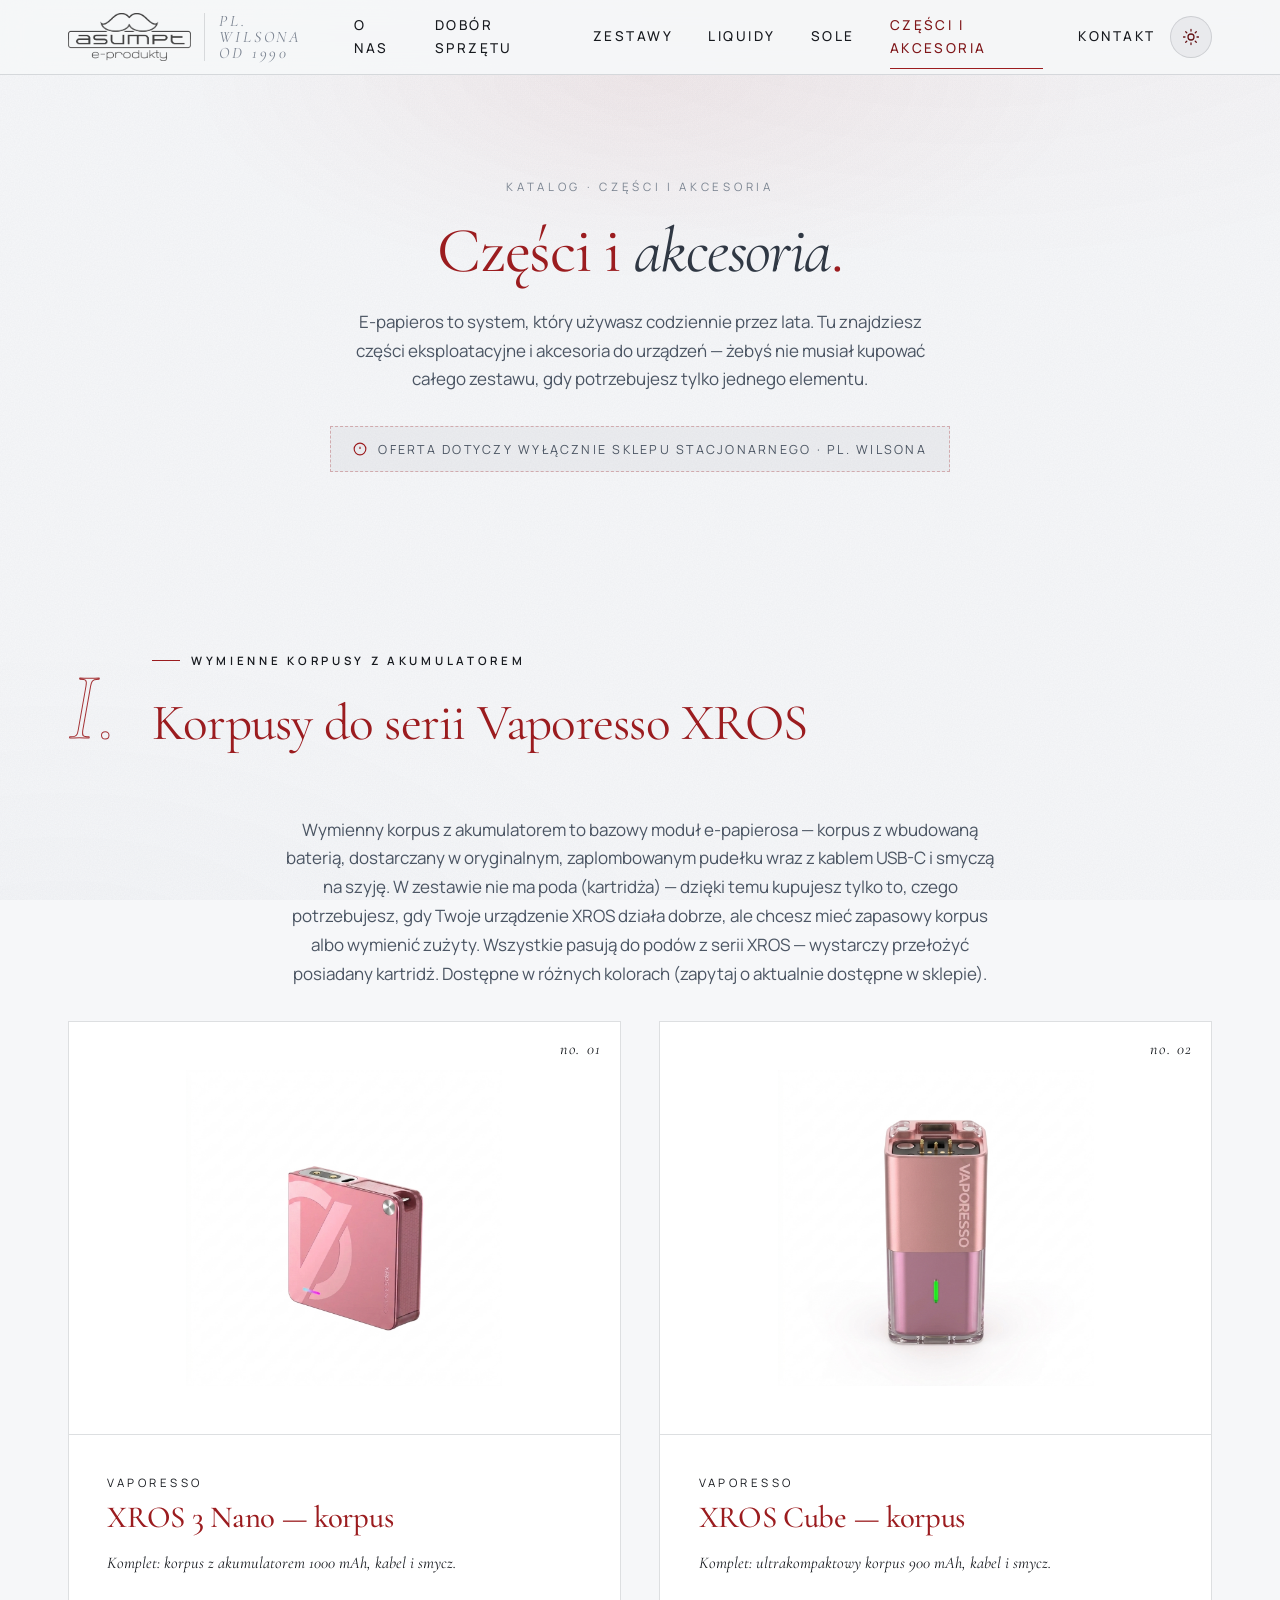
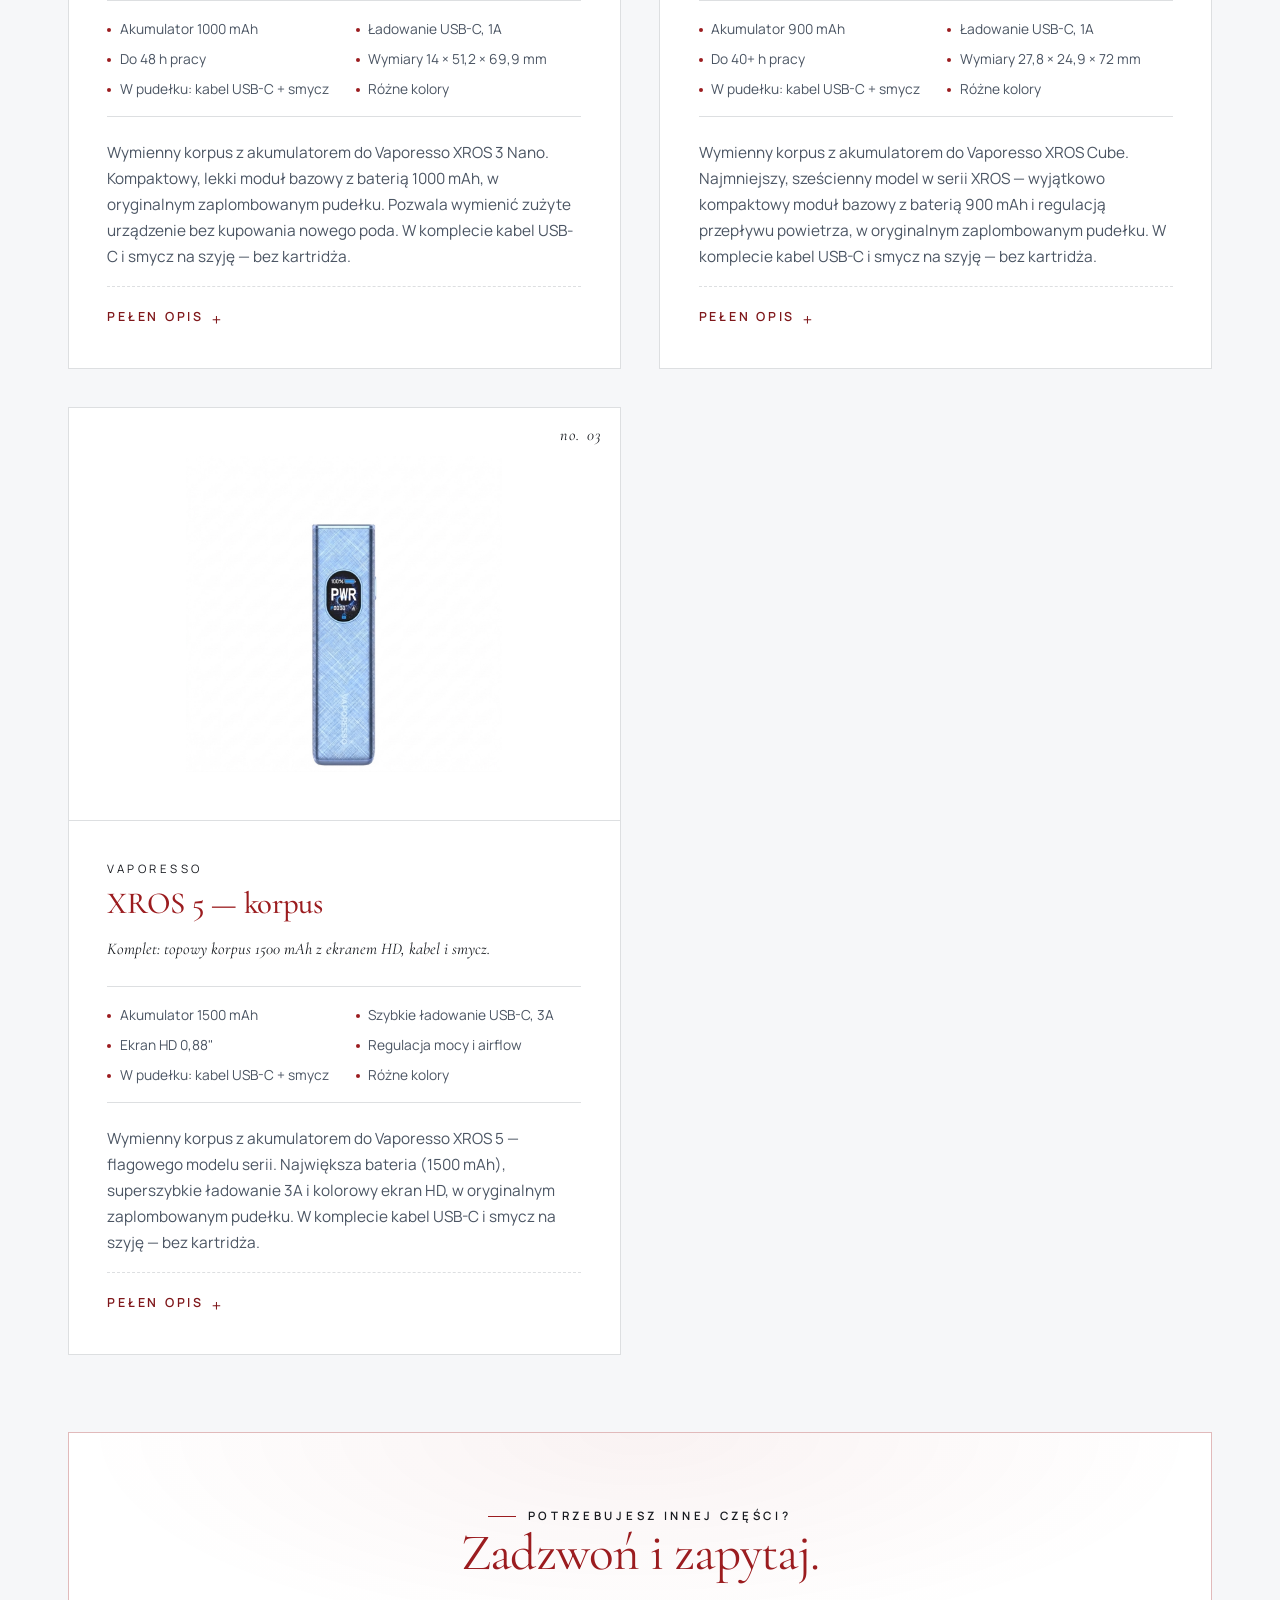
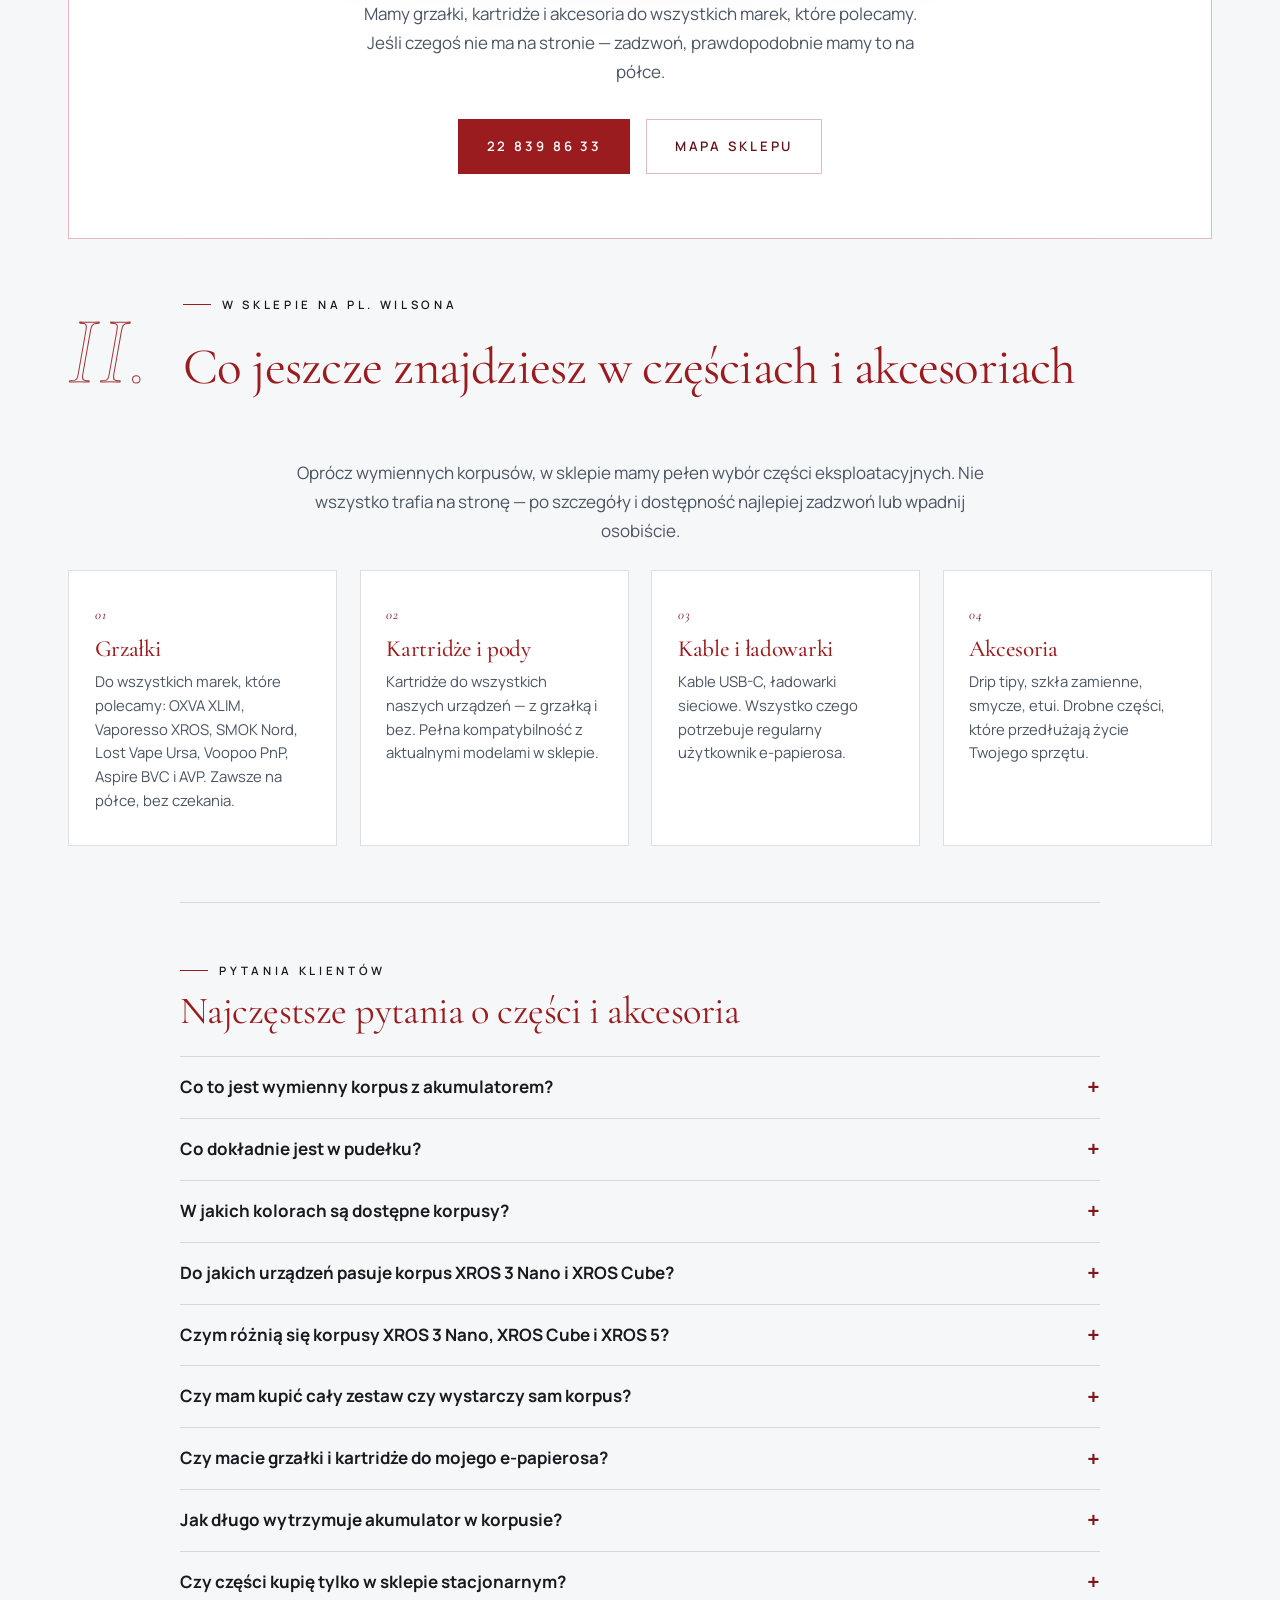
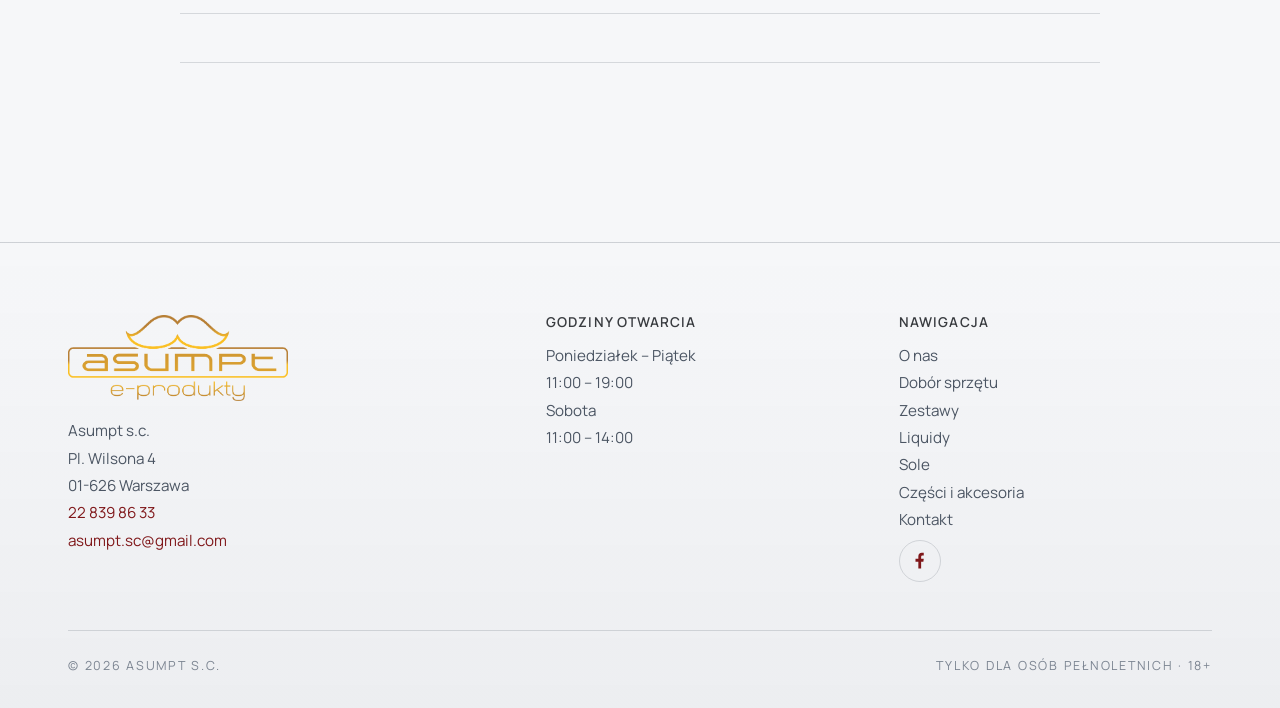
<file: czesci-akcesoria.html>
<!DOCTYPE html>
<html lang="pl">
<head>
  <meta charset="UTF-8">
  <meta name="viewport" content="width=device-width, initial-scale=1">
  <meta name="robots" content="index, follow">
  <meta name="theme-color" content="#0c0a08">
  <link rel="canonical" href="https://epapierosy-asumpt.pl/czesci-akcesoria.html">
  <title>Części i akcesoria do e-papierosów Warszawa · korpusy, grzałki, kartridże · Asumpt</title>
  <meta name="description" content="Części i akcesoria do e-papierosów Warszawa Żoliborz, Pl. Wilsona 4. Wymienne korpusy XROS, grzałki, kartridże, kable. Tylko stacjonarnie.">
  <meta property="og:type" content="website">
  <meta property="og:locale" content="pl_PL">
  <meta property="og:site_name" content="Asumpt e-produkty">
  <meta property="og:title" content="Części i akcesoria do e-papierosów Warszawa · Asumpt Pl. Wilsona">
  <meta property="og:description" content="Wymienne korpusy z akumulatorem, grzałki, kartridże i akcesoria do e-papierosów w sklepie stacjonarnym na Pl. Wilsona 4. Części do urządzeń XROS i innych.">
  <meta property="og:url" content="https://epapierosy-asumpt.pl/czesci-akcesoria.html">
  <meta property="og:image" content="https://epapierosy-asumpt.pl/assets/img/storefront.jpg">
  <meta name="twitter:card" content="summary_large_image">
  <meta name="twitter:title" content="Części i akcesoria do e-papierosów Warszawa Żoliborz">
  <meta name="twitter:description" content="Korpusy, grzałki, kartridże i akcesoria w sklepie Asumpt na Pl. Wilsona.">
  <meta name="twitter:image" content="https://epapierosy-asumpt.pl/assets/img/storefront.jpg">
  <script>(()=>{try{const t=localStorage.getItem('asumpt-theme')||(matchMedia('(prefers-color-scheme: light)').matches?'light':'dark');if(t==='light')document.documentElement.dataset.theme='light';}catch(e){}})();</script>
  <link rel="icon" type="image/svg+xml" href="assets/favicon.svg">
  <link rel="preconnect" href="https://fonts.googleapis.com">
  <link rel="preconnect" href="https://fonts.gstatic.com" crossorigin>
  <link href="https://fonts.googleapis.com/css2?family=Cormorant+Garamond:ital,wght@0,300;0,400;0,500;0,600;1,300;1,400;1,500&family=Manrope:wght@400;500;600;700&display=swap" rel="stylesheet">
  <link rel="stylesheet" href="css/main.css">
  <link rel="stylesheet" href="css/pages.css">
  <style>
    /* Poprawka wyświetlania obrazów produktów - pełne zdjęcie zamiast przyciętego */
    .product__image {
      background: #ffffff;
      display: flex;
      align-items: center;
      justify-content: center;
      overflow: hidden;
    }
    .product__image img {
      width: 100%;
      height: 100%;
      object-fit: contain !important;
      padding: 1rem;
      transition: transform 0.5s cubic-bezier(0.4, 0.05, 0.2, 1);
    }
    [data-theme="light"] .product__image {
      background: #ffffff;
    }
    /* Powiekszenie zdjecia po najechaniu - tylko na urzadzeniach z myszka */
    @media (hover: hover) {
      .product:hover .product__image img {
        transform: scale(1.06);
      }
    }
    /* Na dotyku hover nie istnieje - zdjecie powieksza sie przy dotknieciu karty */
    @media (hover: none) {
      .product:active .product__image img {
        transform: scale(1.06);
      }
    }
    @media (prefers-reduced-motion: reduce) {
      .product__image img { transition: none; }
      .product:hover .product__image img,
      .product:active .product__image img { transform: none; }
    }
  </style>
  <script type="application/ld+json">
  {
    "@context": "https://schema.org",
    "@type": "FAQPage",
    "@id": "https://epapierosy-asumpt.pl/czesci-akcesoria.html#faq",
    "mainEntity": [
      {
        "@type": "Question",
        "name": "Co to jest wymienny korpus z akumulatorem?",
        "acceptedAnswer": {
          "@type": "Answer",
          "text": "To bazowy moduł e-papierosa z wbudowanym akumulatorem, dostarczany w oryginalnym zaplombowanym pudełku wraz z kablem USB-C i smyczą na szyję. W pudełku nie ma poda (kartridża) ani grzałki. Pozwala wymienić zużyty lub uszkodzony korpus bez kupowania całego nowego zestawu. To nie jest wyciągana bateria typu 18650."
        }
      },
      {
        "@type": "Question",
        "name": "Co dokładnie jest w pudełku korpusu XROS?",
        "acceptedAnswer": {
          "@type": "Answer",
          "text": "Zaplombowane pudełko zawiera: korpus z akumulatorem, kabel USB-C do ładowania, smycz na szyję oraz instrukcję z kartą gwarancyjną. Pudełko nie zawiera poda (pojemnika z grzałką)."
        }
      },
      {
        "@type": "Question",
        "name": "Do jakich urządzeń pasuje korpus XROS 3 Nano, XROS Cube i XROS 5?",
        "acceptedAnswer": {
          "@type": "Answer",
          "text": "Wszystkie trzy korpusy współpracują ze wszystkimi podami z serii Vaporesso XROS. Pody XROS 3, XROS 3 Mini, XROS 3 Nano, XROS Cube, XROS 5 i XROS są ze sobą kompatybilne."
        }
      },
      {
        "@type": "Question",
        "name": "Czy macie grzałki i kartridże do e-papierosów?",
        "acceptedAnswer": {
          "@type": "Answer",
          "text": "Tak. W sklepie na Pl. Wilsona mamy grzałki i kartridże do wszystkich marek, które polecamy: OXVA XLIM, Vaporesso XROS, SMOK Nord, Lost Vape Ursa, Voopoo PnP, Aspire BVC i AVP."
        }
      },
      {
        "@type": "Question",
        "name": "Czy części do Vaporesso XROS i OXVA XLIM są dostępne na Żoliborzu?",
        "acceptedAnswer": {
          "@type": "Answer",
          "text": "Tak. W sklepie Asumpt przy Pl. Wilsona 4 w Warszawie mamy korpusy, grzałki i kartridże do Vaporesso XROS oraz OXVA XLIM od ręki."
        }
      },
      {
        "@type": "Question",
        "name": "Czy części kupię tylko stacjonarnie?",
        "acceptedAnswer": {
          "@type": "Answer",
          "text": "Tak. Asumpt to wyłącznie sklep stacjonarny na Pl. Wilsona 4 w Warszawie. Polskie prawo zabrania sprzedaży e-papierosów i akcesoriów przez internet. Zapraszamy osobiście lub po telefonicznym potwierdzeniu dostępności: 22 839 86 33."
        }
      }
    ]
  }
  </script>
  <script type="application/ld+json">
  {
    "@context": "https://schema.org",
    "@type": "WebPage",
    "@id": "https://epapierosy-asumpt.pl/czesci-akcesoria.html#webpage",
    "url": "https://epapierosy-asumpt.pl/czesci-akcesoria.html",
    "name": "Części i akcesoria do e-papierosów Warszawa · Asumpt Pl. Wilsona",
    "isPartOf": {
      "@id": "https://epapierosy-asumpt.pl/#website"
    },
    "about": {
      "@id": "https://epapierosy-asumpt.pl/#localbusiness"
    },
    "breadcrumb": {
      "@id": "https://epapierosy-asumpt.pl/czesci-akcesoria.html#breadcrumb"
    },
    "inLanguage": "pl-PL"
  }
  </script>
  <script type="application/ld+json">
  {
    "@context": "https://schema.org",
    "@type": "Store",
    "@id": "https://epapierosy-asumpt.pl/#localbusiness",
    "name": "Asumpt e-produkty",
    "alternateName": "Vape Shop ASUMPT",
    "url": "https://epapierosy-asumpt.pl/",
    "description": "Sklep stacjonarny z e-papierosami, zestawami startowymi, liquidami i solami nikotynowymi na Pl. Wilsona 4 w Warszawie.",
    "telephone": "+48228398633",
    "email": "asumpt.sc@gmail.com",
    "priceRange": "$$",
    "currenciesAccepted": "PLN",
    "paymentAccepted": "Cash, Card",
    "areaServed": "Warszawa, Żoliborz",
    "address": {
      "@type": "PostalAddress",
      "streetAddress": "Plac Wilsona 4",
      "postalCode": "01-626",
      "addressLocality": "Warszawa",
      "addressCountry": "PL"
    },
    "geo": {
      "@type": "GeoCoordinates",
      "latitude": 52.269345,
      "longitude": 20.9851261
    },
    "hasMap": "https://www.google.com/maps/place/Vape+Shop+ASUMPT/@52.269345,20.9851261,17z/data=!4m6!3m5!1s0x471ecbedf2192bd7:0x541fac2cb0e4660a!8m2!3d52.269345!4d20.9851261!16s%2Fg%2F1thnmjmp",
    "sameAs": [
      "https://www.facebook.com/profile.php?id=100057228949370",
      "https://www.google.com/maps/place/Vape+Shop+ASUMPT/@52.269345,20.9851261,17z/data=!4m6!3m5!1s0x471ecbedf2192bd7:0x541fac2cb0e4660a!8m2!3d52.269345!4d20.9851261!16s%2Fg%2F1thnmjmp"
    ],
    "openingHoursSpecification": [
      {
        "@type": "OpeningHoursSpecification",
        "dayOfWeek": ["Monday", "Tuesday", "Wednesday", "Thursday", "Friday"],
        "opens": "11:00",
        "closes": "19:00"
      },
      {
        "@type": "OpeningHoursSpecification",
        "dayOfWeek": "Saturday",
        "opens": "11:00",
        "closes": "14:00"
      }
    ]
  }
  </script>
  <script type="application/ld+json">
  {
    "@context": "https://schema.org",
    "@type": "BreadcrumbList",
    "@id": "https://epapierosy-asumpt.pl/czesci-akcesoria.html#breadcrumb",
    "itemListElement": [
      {"@type": "ListItem", "position": 1, "name": "Strona główna", "item": "https://epapierosy-asumpt.pl/"},
      {"@type": "ListItem", "position": 2, "name": "Części i akcesoria", "item": "https://epapierosy-asumpt.pl/czesci-akcesoria.html"}
    ]
  }
  </script>
  <!-- Google Analytics (GA4) -->
  <script async src="https://www.googletagmanager.com/gtag/js?id=G-P2HE9PFHXB"></script>
  <script>
    window.dataLayer = window.dataLayer || [];
    function gtag(){dataLayer.push(arguments);}
    gtag('js', new Date());
    gtag('config', 'G-P2HE9PFHXB');
  </script>
  <style>
    /* Nagłówki w stopce - H3 semantycznie, wygląd jak dawniej H5 */
    .site-footer h3.footer-h {
      font-family: 'Manrope', sans-serif;
      font-size: 0.85rem;
      font-weight: 600;
      letter-spacing: 0.08em;
      text-transform: uppercase;
      margin: 0 0 0.75rem 0;
      color: inherit;
      opacity: 0.85;
    }
  </style>
</head>
<body>
  <a class="skip-link" href="#main">Przejdź do treści</a>

  <header class="site-header">
    <div class="container site-header__bar">
      <a class="site-header__brand" href="/" aria-label="Asumpt — strona główna">
        <img src="assets/img/logo-asumpt.png" alt="Asumpt e-produkty">
        <span class="site-header__brand-meta">Pl. Wilsona <br> od 1990</span>
      </a>
      <div class="site-header__actions">
        <nav class="site-nav" aria-label="Główna nawigacja">
          <a href="o-nas.html">O nas</a>
          <a href="dobor-sprzetu.html">Dobór sprzętu</a>
          <a href="zestawy.html">Zestawy</a>
          <a href="liquidy.html">Liquidy</a>
          <a href="sole.html">Sole</a>
          <a href="czesci-akcesoria.html">Części i akcesoria</a>
          <a href="kontakt.html">Kontakt</a>
        </nav>
        <button class="theme-toggle" type="button" aria-label="Przełącz motyw jasny / ciemny">
          <svg class="icon-sun" viewBox="0 0 24 24" fill="none" stroke="currentColor" stroke-width="1.7" stroke-linecap="round" aria-hidden="true"><circle cx="12" cy="12" r="4"/><path d="M12 2v2M12 20v2M4.93 4.93l1.41 1.41M17.66 17.66l1.41 1.41M2 12h2M20 12h2M4.93 19.07l1.41-1.41M17.66 6.34l1.41-1.41"/></svg>
          <svg class="icon-moon" viewBox="0 0 24 24" fill="none" stroke="currentColor" stroke-width="1.7" stroke-linecap="round" stroke-linejoin="round" aria-hidden="true"><path d="M21 12.79A9 9 0 1 1 11.21 3 7 7 0 0 0 21 12.79z"/></svg>
        </button>
        <button class="nav-toggle" aria-label="Menu" aria-expanded="false">
          <span></span><span></span><span></span>
        </button>
      </div>
    </div>
  </header>
  <div class="mobile-drawer" aria-hidden="true">
    <div class="mobile-drawer__panel">
      <a href="o-nas.html">O nas</a>
      <a href="dobor-sprzetu.html">Dobór sprzętu</a>
      <a href="zestawy.html">Zestawy</a>
      <a href="liquidy.html">Liquidy</a>
      <a href="sole.html">Sole</a>
      <a href="czesci-akcesoria.html">Części i akcesoria</a>
      <a href="kontakt.html">Kontakt</a>
      <button class="theme-toggle" type="button" aria-label="Przełącz motyw">
        <span class="label-light">Tryb jasny</span>
        <span class="label-dark">Tryb ciemny</span>
        <svg class="icon-sun" viewBox="0 0 24 24" fill="none" stroke="currentColor" stroke-width="1.7" stroke-linecap="round" aria-hidden="true"><circle cx="12" cy="12" r="4"/><path d="M12 2v2M12 20v2M4.93 4.93l1.41 1.41M17.66 17.66l1.41 1.41M2 12h2M20 12h2M4.93 19.07l1.41-1.41M17.66 6.34l1.41-1.41"/></svg>
        <svg class="icon-moon" viewBox="0 0 24 24" fill="none" stroke="currentColor" stroke-width="1.7" stroke-linecap="round" stroke-linejoin="round" aria-hidden="true"><path d="M21 12.79A9 9 0 1 1 11.21 3 7 7 0 0 0 21 12.79z"/></svg>
      </button>
      <div class="mobile-drawer__meta">Pl. Wilsona 4 · Warszawa<br>22 839 86 33</div>
    </div>
  </div>

  <main id="main">

    <section class="page-hero">
      <div class="container page-hero__inner reveal">
        <div class="page-hero__crumb">Katalog · Części i akcesoria</div>
        <h1>Części i <em class="serif-italic">akcesoria</em>.</h1>
        <p>E-papieros to system, który używasz codziennie przez lata. Tu znajdziesz części eksploatacyjne i akcesoria do urządzeń — żebyś nie musiał kupować całego zestawu, gdy potrzebujesz tylko jednego elementu.</p>
        <div class="text-center mt-md">
          <span class="disclaimer-banner">
            <svg width="14" height="14" viewBox="0 0 24 24" fill="none" stroke="currentColor" stroke-width="2"><circle cx="12" cy="12" r="10"/><path d="M12 8v4M12 16h.01"/></svg>
            Oferta dotyczy wyłącznie sklepu stacjonarnego &middot; Pl. Wilsona
          </span>
        </div>
      </div>
    </section>

    <section class="section">
      <div class="container">

        <div class="section-header reveal">
          <span class="roman">I.</span>
          <span class="eyebrow">Wymienne korpusy z akumulatorem</span>
          <h2>Korpusy do serii Vaporesso XROS</h2>
        </div>
        <p class="reveal" style="max-width:720px; margin:0 auto 2rem; text-align:center;">Wymienny korpus z akumulatorem to bazowy moduł e-papierosa — korpus z wbudowaną baterią, dostarczany w oryginalnym, zaplombowanym pudełku wraz z kablem USB-C i smyczą na szyję. W zestawie nie ma poda (kartridża) — dzięki temu kupujesz tylko to, czego potrzebujesz, gdy Twoje urządzenie XROS działa dobrze, ale chcesz mieć zapasowy korpus albo wymienić zużyty. Wszystkie pasują do podów z serii XROS — wystarczy przełożyć posiadany kartridż. Dostępne w różnych kolorach (zapytaj o aktualnie dostępne w sklepie).</p>

        <div class="product-grid">

          <!-- 01. Vaporesso XROS 3 Nano -->
          <article class="product reveal" id="vaporesso-xros-3-nano">
            <span class="product__index">no. 01</span>
            <div class="product__image"><img src="assets/img/products/vaporesso-xros-3-nano-korpus.png" alt="Vaporesso XROS 3 Nano — wymienny korpus z akumulatorem" loading="lazy"></div>
            <div class="product__body">
              <div class="product__brand">Vaporesso</div>
              <h2 class="product__title">XROS 3 Nano — korpus</h2>
              <p class="product__tagline">Komplet: korpus z akumulatorem 1000 mAh, kabel i smycz.</p>
              <ul class="product__specs">
                <li>Akumulator 1000 mAh</li>
                <li>Ładowanie USB-C, 1A</li>
                <li>Do 48 h pracy</li>
                <li>Wymiary 14 × 51,2 × 69,9 mm</li>
                <li>W pudełku: kabel USB-C + smycz</li>
                <li>Różne kolory</li>
              </ul>
              <div class="product__desc">
                <p>Wymienny korpus z akumulatorem do Vaporesso XROS 3 Nano. Kompaktowy, lekki moduł bazowy z baterią 1000 mAh, w oryginalnym zaplombowanym pudełku. Pozwala wymienić zużyte urządzenie bez kupowania nowego poda. W komplecie kabel USB-C i smycz na szyję — bez kartridża.</p>
                <details>
                  <summary>Pełen opis</summary>
                  <p class="mt-sm">Korpus XROS 3 Nano wyposażony jest w akumulator o pojemności 1000 mAh, zapewniający do 48 godzin pracy na jednym ładowaniu. Ładowanie odbywa się przez port USB-C (1A). Neonowy wskaźnik LED informuje o poziomie naładowania i pracy urządzenia. Tryb Pulse (chip AXON) utrzymuje moc nawet przy niskim poziomie baterii. Korpus jest w pełni kompatybilny ze wszystkimi podami serii XROS — wystarczy włożyć posiadany kartridż. <strong>Zawartość zaplombowanego pudełka:</strong> korpus z akumulatorem, kabel USB-C, smycz na szyję, instrukcja i karta gwarancyjna. Dostępny w różnych kolorach — zapytaj o aktualną dostępność. Wymiary: 14 × 51,2 × 69,9 mm, waga 52,6 g.</p>
                </details>
              </div>
            </div>
          </article>

          <!-- 02. Vaporesso XROS Cube -->
          <article class="product reveal" id="vaporesso-xros-cube">
            <span class="product__index">no. 02</span>
            <div class="product__image"><img src="assets/img/products/vaporesso-xros-cube-korpus.png" alt="Vaporesso XROS Cube — wymienny korpus z akumulatorem" loading="lazy"></div>
            <div class="product__body">
              <div class="product__brand">Vaporesso</div>
              <h2 class="product__title">XROS Cube — korpus</h2>
              <p class="product__tagline">Komplet: ultrakompaktowy korpus 900 mAh, kabel i smycz.</p>
              <ul class="product__specs">
                <li>Akumulator 900 mAh</li>
                <li>Ładowanie USB-C, 1A</li>
                <li>Do 40+ h pracy</li>
                <li>Wymiary 27,8 × 24,9 × 72 mm</li>
                <li>W pudełku: kabel USB-C + smycz</li>
                <li>Różne kolory</li>
              </ul>
              <div class="product__desc">
                <p>Wymienny korpus z akumulatorem do Vaporesso XROS Cube. Najmniejszy, sześcienny model w serii XROS — wyjątkowo kompaktowy moduł bazowy z baterią 900 mAh i regulacją przepływu powietrza, w oryginalnym zaplombowanym pudełku. W komplecie kabel USB-C i smycz na szyję — bez kartridża.</p>
                <details>
                  <summary>Pełen opis</summary>
                  <p class="mt-sm">Korpus XROS Cube to ultrakompaktowy, sześcienny moduł z akumulatorem 900 mAh zapewniającym ponad 40 godzin pracy. Ładowanie przez USB-C (1A). Charakterystyczne podświetlenie 360° pozwala monitorować poziom baterii z każdej strony. Regulacja przepływu powietrza u podstawy umożliwia dostosowanie ciągu od luźnego (RDL) do ścisłego (MTL). W pełni kompatybilny z podami XROS o oporności 0.6 / 0.8 / 1.0 / 1.2 Ω. <strong>Zawartość zaplombowanego pudełka:</strong> korpus z akumulatorem, kabel USB-C, smycz na szyję, instrukcja i karta gwarancyjna. Dostępny w różnych kolorach — zapytaj o aktualną dostępność. Wymiary: 27,8 × 24,9 × 72 mm, waga 46 g.</p>
                </details>
              </div>
            </div>
          </article>

          <!-- 03. Vaporesso XROS 5 -->
          <article class="product reveal" id="vaporesso-xros-5">
            <span class="product__index">no. 03</span>
            <div class="product__image"><img src="assets/img/products/vaporesso-xros-5-korpus.png" alt="Vaporesso XROS 5 — wymienny korpus z akumulatorem" loading="lazy"></div>
            <div class="product__body">
              <div class="product__brand">Vaporesso</div>
              <h2 class="product__title">XROS 5 — korpus</h2>
              <p class="product__tagline">Komplet: topowy korpus 1500 mAh z ekranem HD, kabel i smycz.</p>
              <ul class="product__specs">
                <li>Akumulator 1500 mAh</li>
                <li>Szybkie ładowanie USB-C, 3A</li>
                <li>Ekran HD 0,88"</li>
                <li>Regulacja mocy i airflow</li>
                <li>W pudełku: kabel USB-C + smycz</li>
                <li>Różne kolory</li>
              </ul>
              <div class="product__desc">
                <p>Wymienny korpus z akumulatorem do Vaporesso XROS 5 — flagowego modelu serii. Największa bateria (1500 mAh), superszybkie ładowanie 3A i kolorowy ekran HD, w oryginalnym zaplombowanym pudełku. W komplecie kabel USB-C i smycz na szyję — bez kartridża.</p>
                <details>
                  <summary>Pełen opis</summary>
                  <p class="mt-sm">Korpus XROS 5 to topowy moduł bazowy serii XROS z akumulatorem 1500 mAh, zapewniającym do 5 dni pracy na jednym ładowaniu. Superszybkie ładowanie 3A (USB-C) uzupełnia 80% baterii w 20 minut. Kolorowy ekran HD 0,88" z sześcioma motywami pokazuje moc, poziom baterii i tryb pracy. Regulacja mocy oraz przepływu powietrza pozwala dostosować doświadczenie od MTL do RDL. Aktywacja zaciągiem lub przyciskiem. W pełni kompatybilny z podami serii XROS (0.4 / 0.6 / 0.8 / 1.0 / 1.2 Ω). <strong>Zawartość zaplombowanego pudełka:</strong> korpus z akumulatorem, kabel USB-C, smycz na szyję, instrukcja i karta gwarancyjna. Dostępny w różnych kolorach — zapytaj o aktualną dostępność. Wymiary: 120 × 24,5 × 14,5 mm, waga 73,7 g.</p>
                </details>
              </div>
            </div>
          </article>

        </div>

        <div class="cta-banner reveal mt-lg">
          <span class="eyebrow">Potrzebujesz innej części?</span>
          <h2>Zadzwoń i zapytaj.</h2>
          <p>Mamy grzałki, kartridże i akcesoria do wszystkich marek, które polecamy. Jeśli czegoś nie ma na stronie &mdash; zadzwoń, prawdopodobnie mamy to na półce.</p>
          <div class="flex-row center">
            <a class="btn btn-primary" href="tel:+48228398633">22 839 86 33</a>
            <a class="btn btn-outline" href="kontakt.html">Mapa sklepu</a>
          </div>
        </div>

        <!-- SEKCJA: CO JESZCZE -->
        <div class="section-header reveal mt-lg">
          <span class="roman">II.</span>
          <span class="eyebrow">W sklepie na Pl. Wilsona</span>
          <h2>Co jeszcze znajdziesz w częściach i akcesoriach</h2>
        </div>
        <p class="reveal" style="max-width:720px; margin:0 auto 1.5rem; text-align:center;">Oprócz wymiennych korpusów, w sklepie mamy pełen wybór części eksploatacyjnych. Nie wszystko trafia na stronę — po szczegóły i dostępność najlepiej zadzwoń lub wpadnij osobiście.</p>

        <div class="usp-grid">
          <article class="usp reveal" data-delay="1">
            <span class="usp__num">01</span>
            <h3>Grzałki</h3>
            <p>Do wszystkich marek, które polecamy: OXVA XLIM, Vaporesso XROS, SMOK Nord, Lost Vape Ursa, Voopoo PnP, Aspire BVC i AVP. Zawsze na półce, bez czekania.</p>
          </article>
          <article class="usp reveal" data-delay="2">
            <span class="usp__num">02</span>
            <h3>Kartridże i pody</h3>
            <p>Kartridże do wszystkich naszych urządzeń — z grzałką i bez. Pełna kompatybilność z aktualnymi modelami w sklepie.</p>
          </article>
          <article class="usp reveal" data-delay="3">
            <span class="usp__num">03</span>
            <h3>Kable i ładowarki</h3>
            <p>Kable USB-C, ładowarki sieciowe. Wszystko czego potrzebuje regularny użytkownik e-papierosa.</p>
          </article>
          <article class="usp reveal" data-delay="4">
            <span class="usp__num">04</span>
            <h3>Akcesoria</h3>
            <p>Drip tipy, szkła zamienne, smycze, etui. Drobne części, które przedłużają życie Twojego sprzętu.</p>
          </article>
        </div>

        <!-- FAQ -->
        <div class="faq-block reveal mt-lg" id="faq">
          <span class="eyebrow">Pytania klientów</span>
          <h2>Najczęstsze pytania o części i akcesoria</h2>
          <details>
            <summary>Co to jest wymienny korpus z akumulatorem?</summary>
            <p>To bazowy moduł e-papierosa z wbudowanym akumulatorem, dostarczany w oryginalnym zaplombowanym pudełku wraz z kablem USB-C i smyczą na szyję. W pudełku nie ma poda (kartridża) ani grzałki. Pozwala wymienić zużyte lub uszkodzone urządzenie bez kupowania całego nowego zestawu, albo mieć zapasowy korpus. To nie jest wyciągana bateria typu 18650 — to cały moduł bazowy urządzenia.</p>
          </details>
          <details>
            <summary>Co dokładnie jest w pudełku?</summary>
            <p>Zaplombowane pudełko (plomba wymagana przepisami) zawiera: korpus z akumulatorem, kabel USB-C do ładowania, smycz na szyję oraz instrukcję z kartą gwarancyjną. Pudełko nie zawiera poda (pojemnika z grzałką) — zakładamy, że masz już własny pod z serii XROS.</p>
          </details>
          <details>
            <summary>W jakich kolorach są dostępne korpusy?</summary>
            <p>Korpusy XROS występują w wielu kolorach (np. czarny, srebrny, Olive Green i inne, zależnie od modelu i dostawy). Dostępność konkretnych kolorów zmienia się wraz z dostawami — najlepiej zadzwoń (22 839 86 33) lub wpadnij do sklepu i zapytaj o aktualnie dostępne warianty.</p>
          </details>
          <details>
            <summary>Do jakich urządzeń pasuje korpus XROS 3 Nano i XROS Cube?</summary>
            <p>Oba korpusy współpracują ze wszystkimi podami z serii Vaporesso XROS. Pody XROS 3, XROS 3 Mini, XROS 3 Nano, XROS Cube oraz XROS są wzajemnie kompatybilne — wystarczy włożyć posiadany kartridż do nowego korpusu.</p>
          </details>
          <details>
            <summary>Czym różnią się korpusy XROS 3 Nano, XROS Cube i XROS 5?</summary>
            <p>XROS 5 to model topowy: największa bateria (1500 mAh, do 5 dni pracy), szybkie ładowanie 3A i kolorowy ekran HD. XROS 3 Nano ma baterię 1000 mAh (do 48h) i klasyczny, podłużny kształt. XROS Cube jest najmniejszy i sześcienny (900 mAh, 40h+) z podświetleniem 360°. Cube jest najbardziej kieszonkowy, XROS 5 oferuje najwięcej funkcji i najdłuższą pracę.</p>
          </details>
          <details>
            <summary>Czy mam kupić cały zestaw czy wystarczy sam korpus?</summary>
            <p>Jeśli Twoje pody (kartridże) są sprawne, a zepsuł się lub zużył sam korpus — wystarczy wymienny korpus. To taniej niż cały zestaw. Jeśli zaczynasz od zera lub potrzebujesz też nowych podów, lepszym wyborem może być komplet. Doradzimy w sklepie co się bardziej opłaca.</p>
          </details>
          <details>
            <summary>Czy macie grzałki i kartridże do mojego e-papierosa?</summary>
            <p>Mamy grzałki i kartridże do wszystkich marek, które polecamy: OXVA XLIM, Vaporesso XROS, SMOK Nord, Lost Vape Ursa, Voopoo PnP, Aspire BVC i AVP. Jeśli kupiłeś urządzenie gdzie indziej — zadzwoń (22 839 86 33), sprawdzimy czy mamy pasującą część.</p>
          </details>
          <details>
            <summary>Jak długo wytrzymuje akumulator w korpusie?</summary>
            <p>Akumulatory w korpusach (jak w każdym urządzeniu z baterią litowo-jonową) z czasem tracą pojemność. Przy codziennym używaniu korpus służy zwykle 1–2 lata zanim zauważysz wyraźnie krótszy czas pracy. Wtedy warto wymienić sam korpus, zachowując pody.</p>
          </details>
          <details>
            <summary>Czy części kupię tylko w sklepie stacjonarnym?</summary>
            <p>Tak. Asumpt to wyłącznie sklep stacjonarny na Pl. Wilsona 4 w Warszawie. Polskie prawo zabrania sprzedaży e-papierosów i akcesoriów przez internet. Zapraszamy osobiście lub po telefonicznym potwierdzeniu dostępności: 22 839 86 33.</p>
          </details>
        </div>

      </div>
    </section>

  </main>

  <footer class="site-footer">
    <div class="container">
      <div class="site-footer__grid">
        <div class="site-footer__brand">
          <img src="assets/img/logo-asumpt.png" alt="Asumpt">
          <p>Asumpt s.c.<br>Pl. Wilsona 4<br>01-626 Warszawa</p>
          <p>
            <a href="tel:+48228398633">22 839 86 33</a><br>
            <a href="mailto:asumpt.sc@gmail.com">asumpt.sc@gmail.com</a>
          </p>
        </div>
        <div>
          <h3 class="footer-h">Godziny otwarcia</h3>
          <p>Poniedziałek – Piątek<br>11:00 – 19:00</p>
          <p>Sobota<br>11:00 – 14:00</p>
        </div>
        <div>
          <h3 class="footer-h">Nawigacja</h3>
          <ul class="site-footer__nav">
            <li><a href="o-nas.html">O nas</a></li>
            <li><a href="dobor-sprzetu.html">Dobór sprzętu</a></li>
            <li><a href="zestawy.html">Zestawy</a></li>
            <li><a href="liquidy.html">Liquidy</a></li>
            <li><a href="sole.html">Sole</a></li>
            <li><a href="czesci-akcesoria.html">Części i akcesoria</a></li>
            <li><a href="kontakt.html">Kontakt</a></li>
          </ul>
          <a class="site-footer__social" href="https://www.facebook.com/profile.php?id=100057228949370" target="_blank" rel="noopener" aria-label="Facebook Asumpt">
            <svg width="18" height="18" viewBox="0 0 24 24" fill="currentColor"><path d="M13.5 22v-9h3l.5-4h-3.5V6.5c0-1.2.3-2 2-2H17V1.1c-.4 0-1.5-.1-2.7-.1-2.7 0-4.5 1.6-4.5 4.6V9H6v4h3.8v9h3.7z"/></svg>
          </a>
        </div>
      </div>
      <div class="site-footer__legal">
        <span>© <span data-year>2026</span> Asumpt s.c.</span>
        <span>Tylko dla osób pełnoletnich · 18+</span>
      </div>
    </div>
  </footer>

  <nav class="mobile-quick-actions" aria-label="Szybki kontakt">
    <a href="tel:+48228398633">Zadzwoń</a>
    <a href="kontakt.html">Mapa</a>
  </nav>

  <button class="back-to-top" aria-label="Powrót na górę">
    <svg width="18" height="18" viewBox="0 0 24 24" fill="none" stroke="currentColor" stroke-width="2"><path d="M12 19V5M5 12l7-7 7 7"/></svg>
  </button>

  <script src="js/main.js" defer></script>
</body>
</html>
</file>
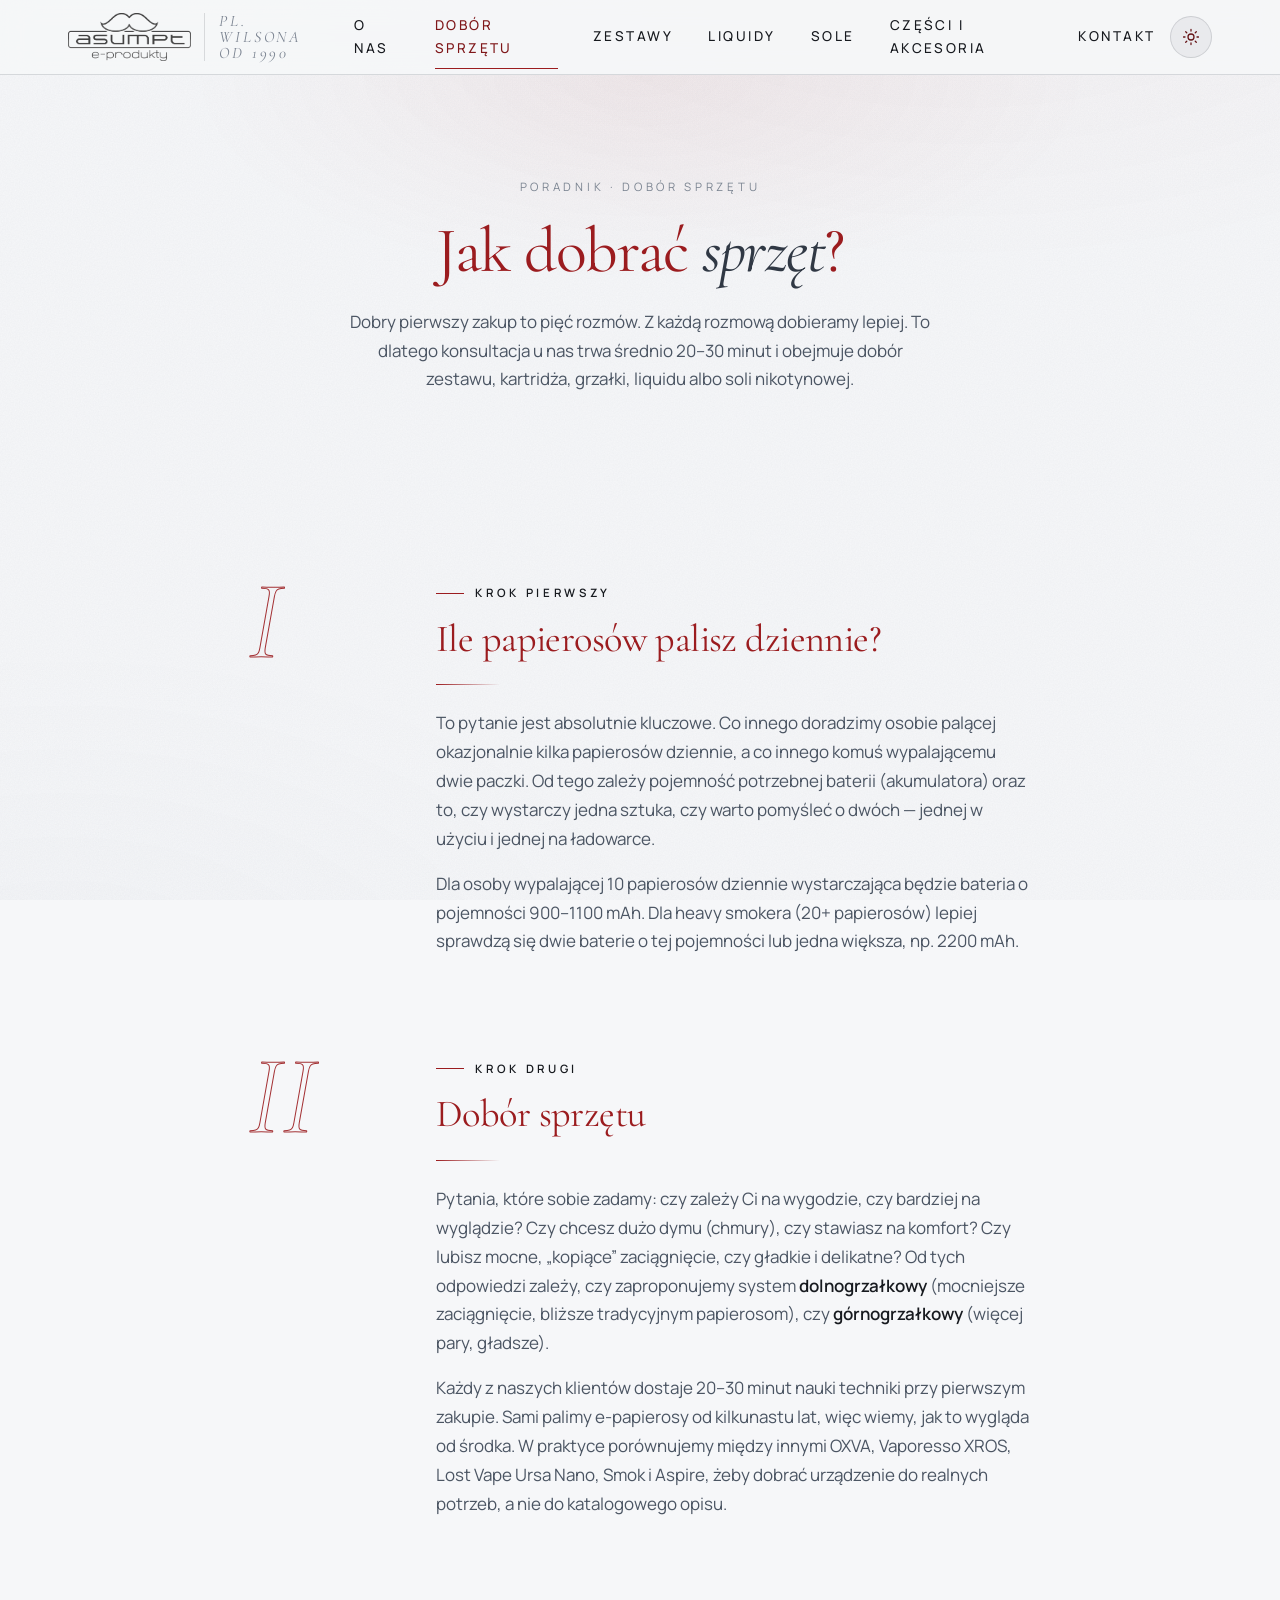
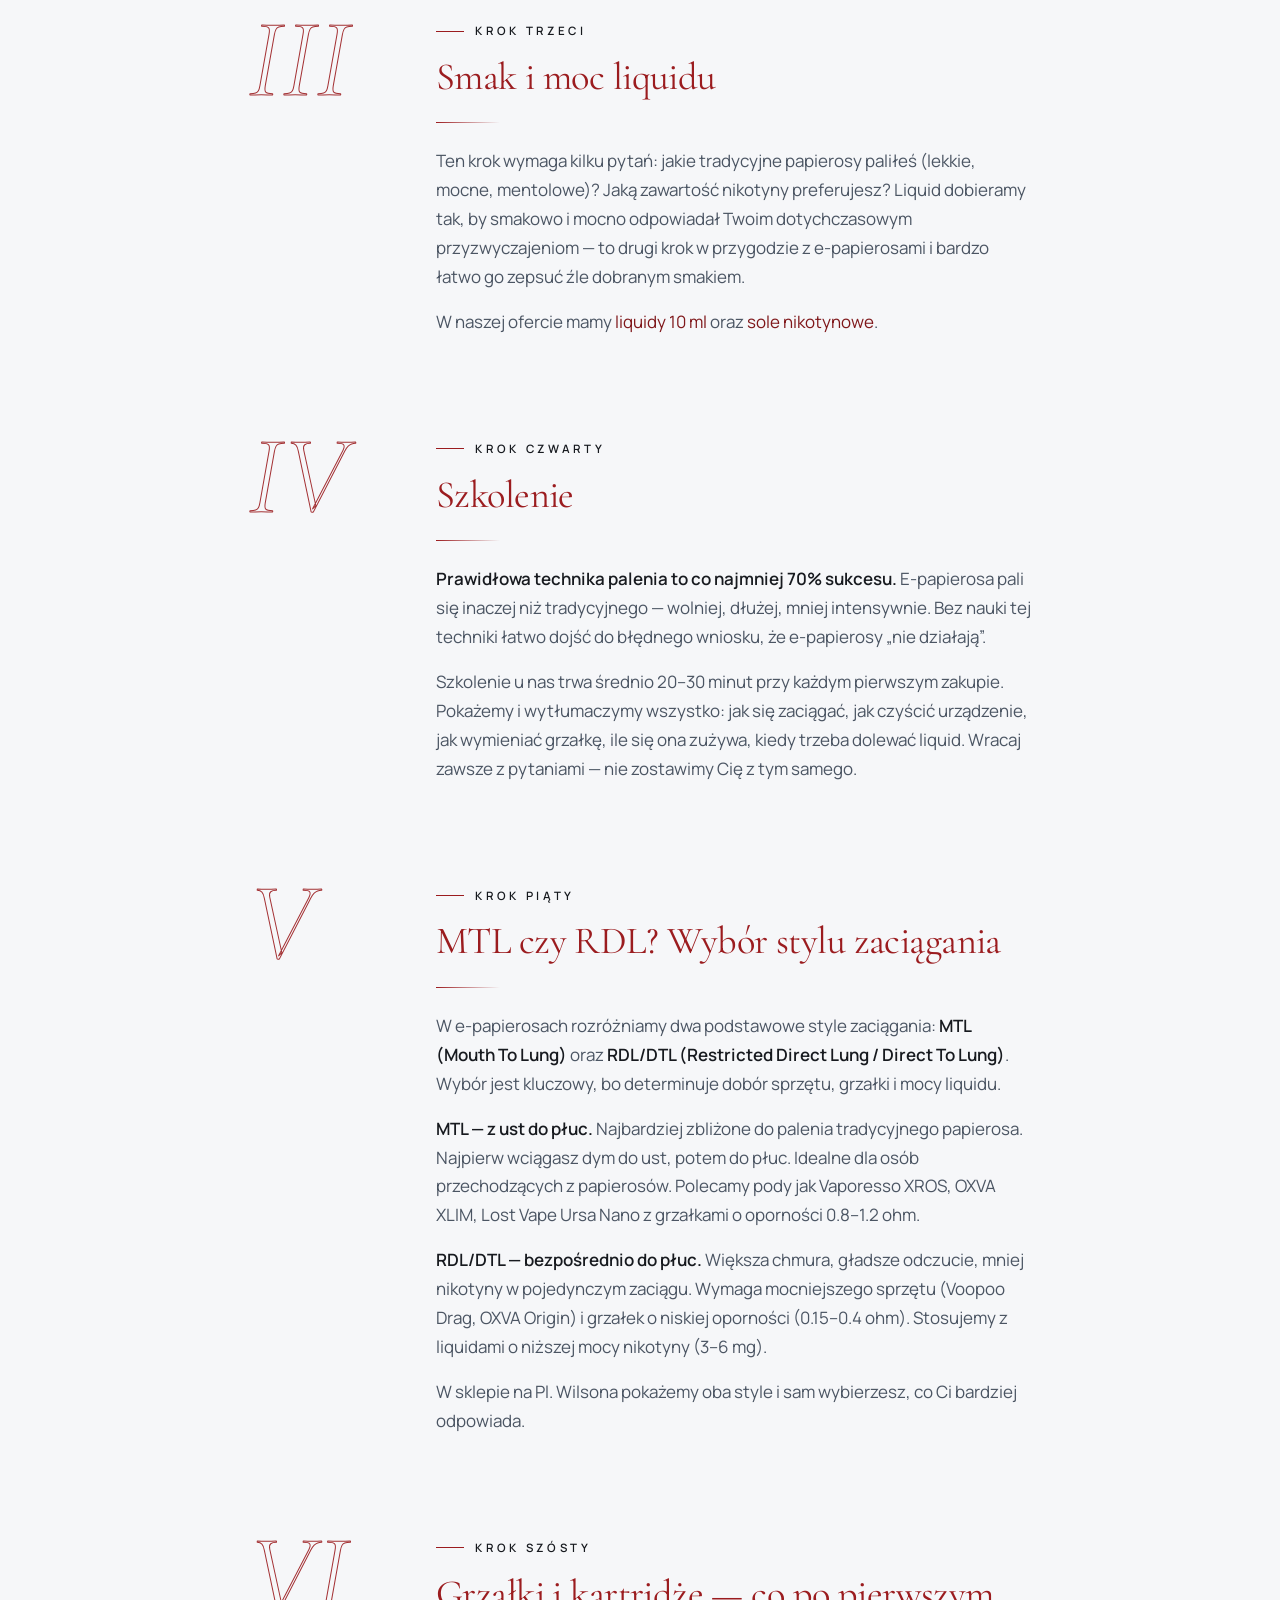
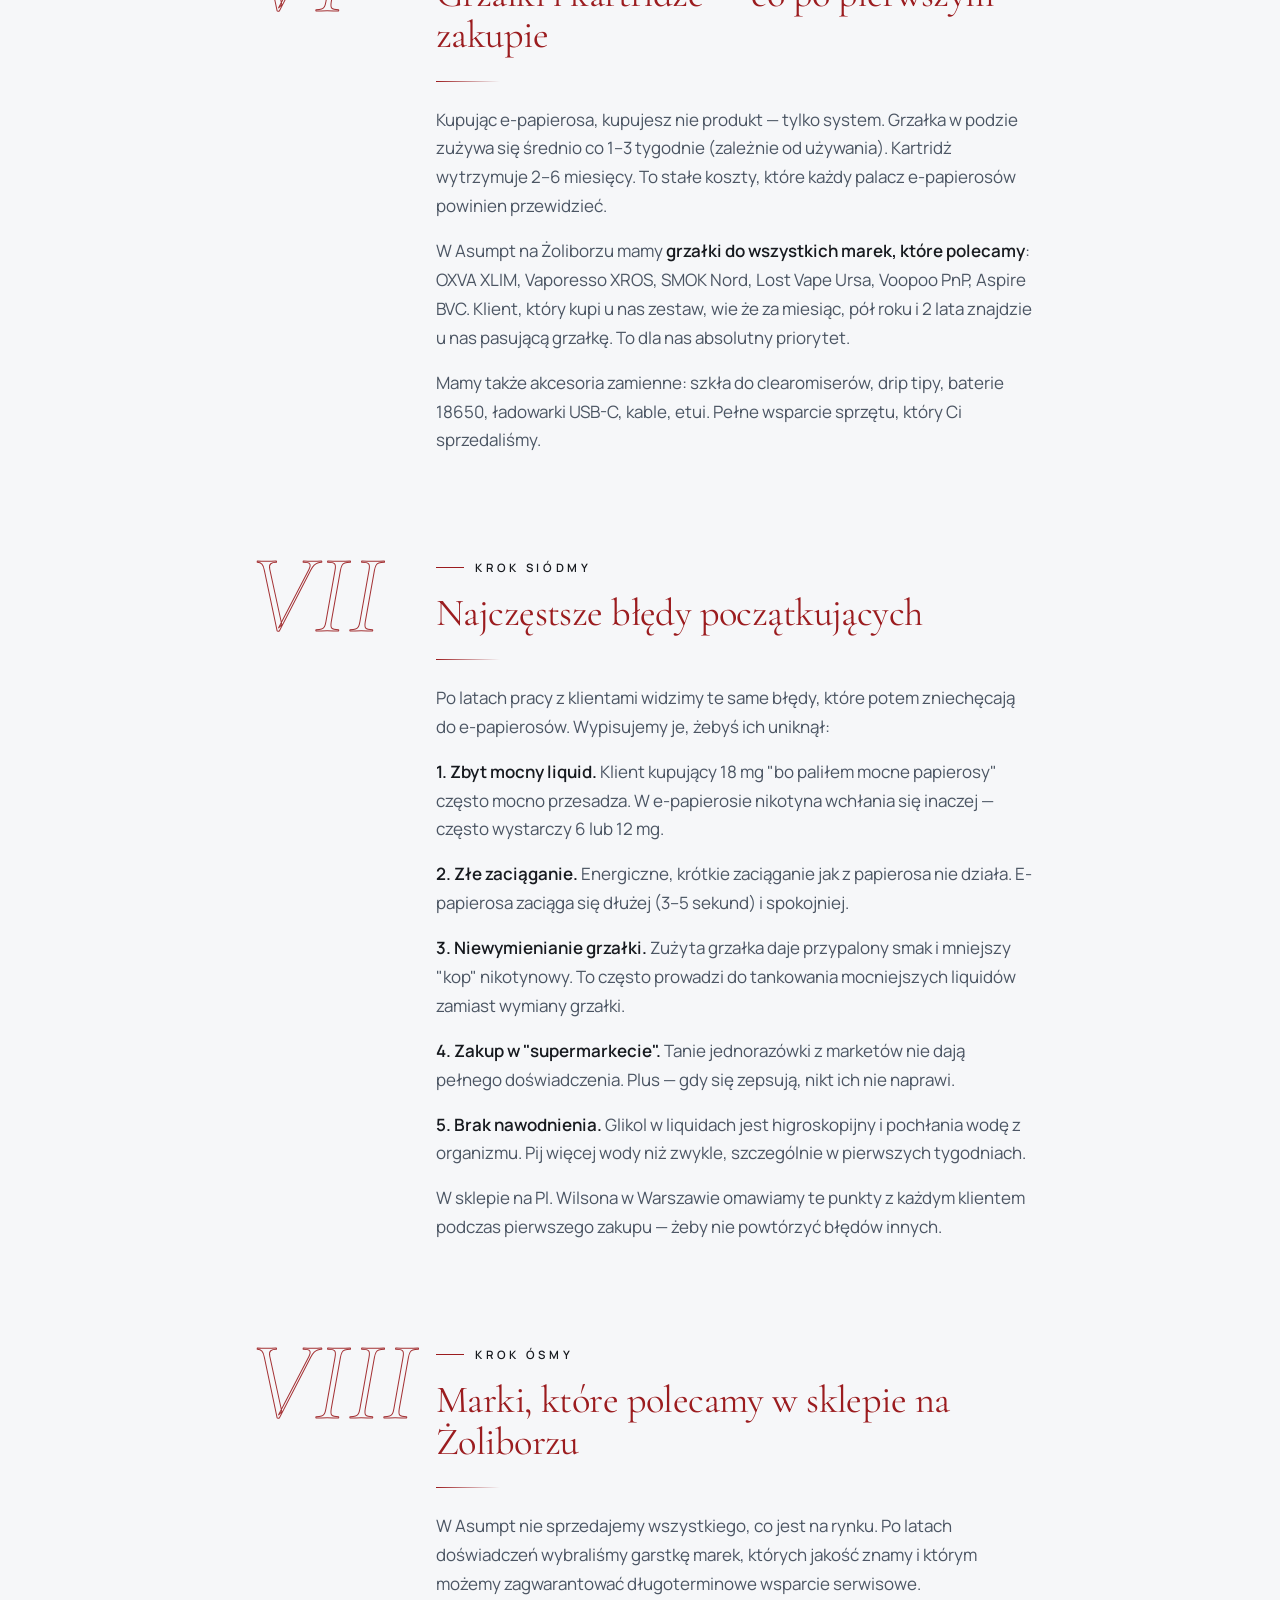
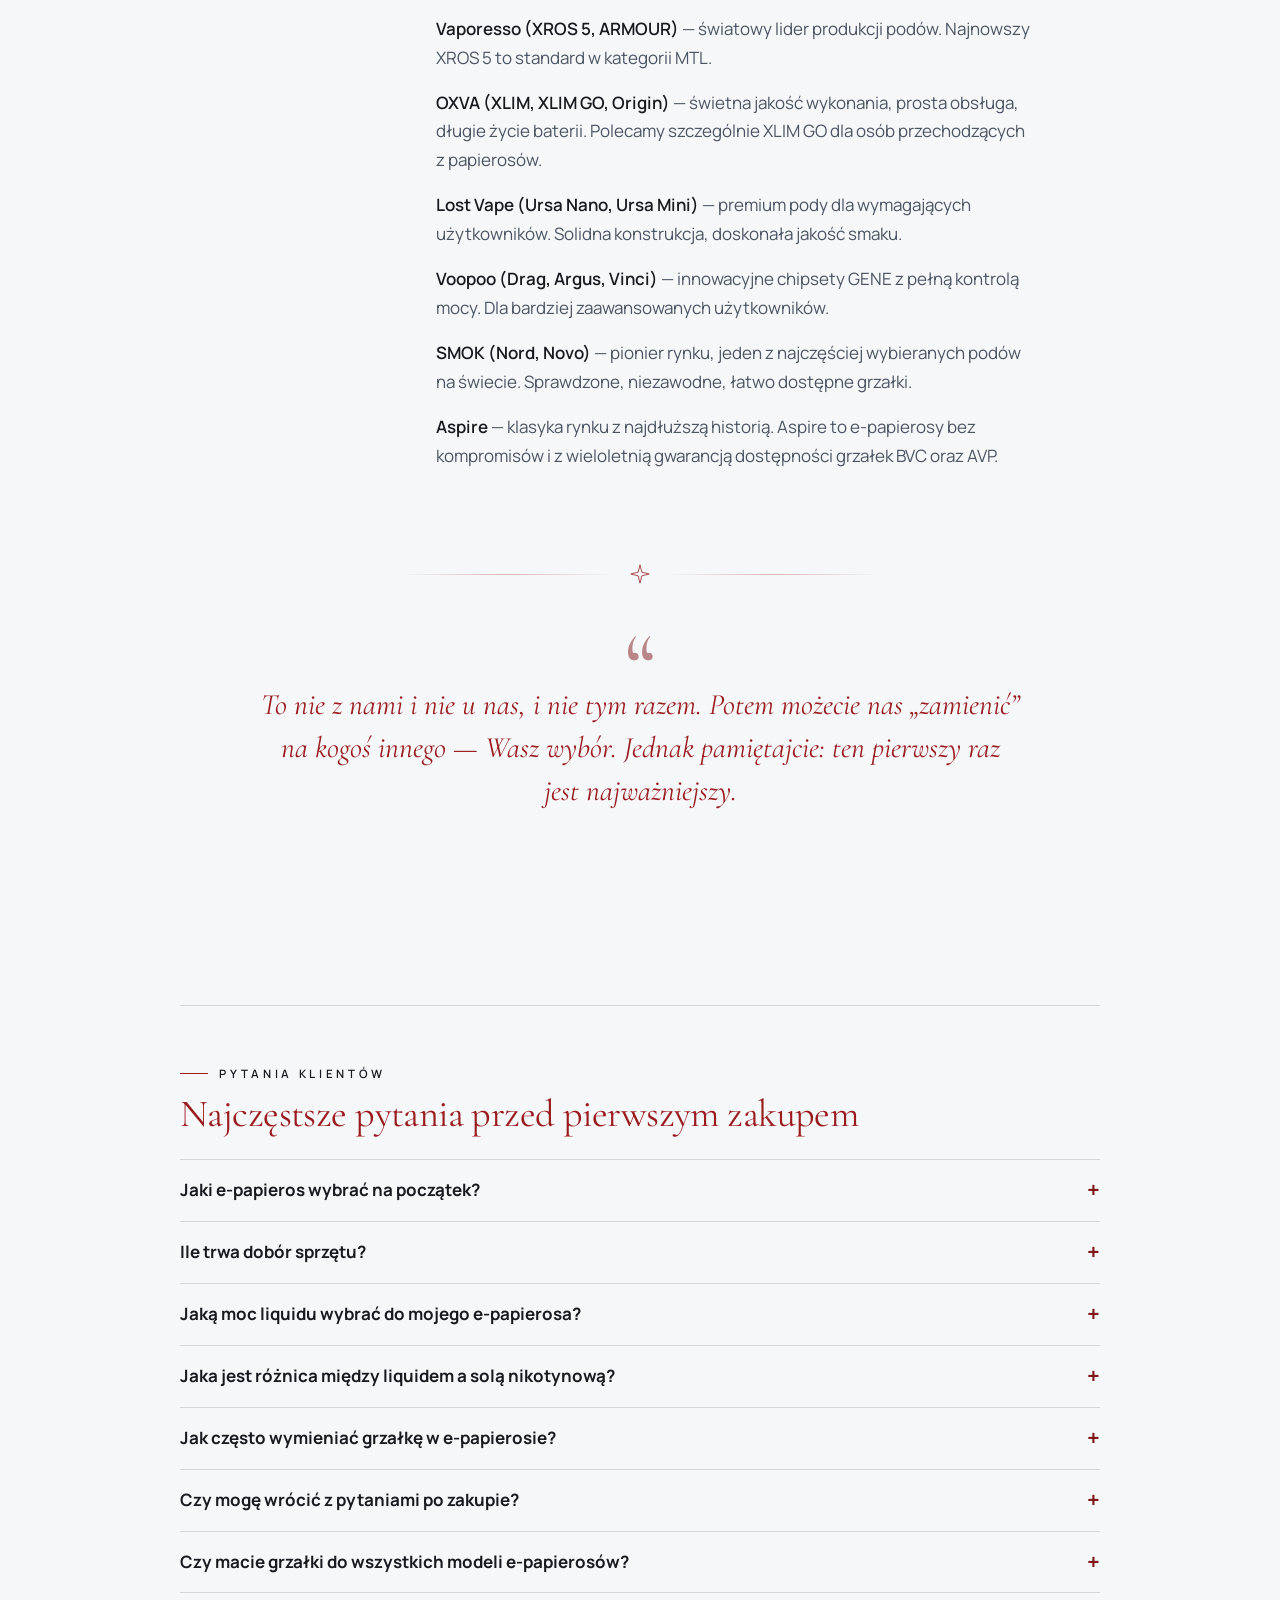
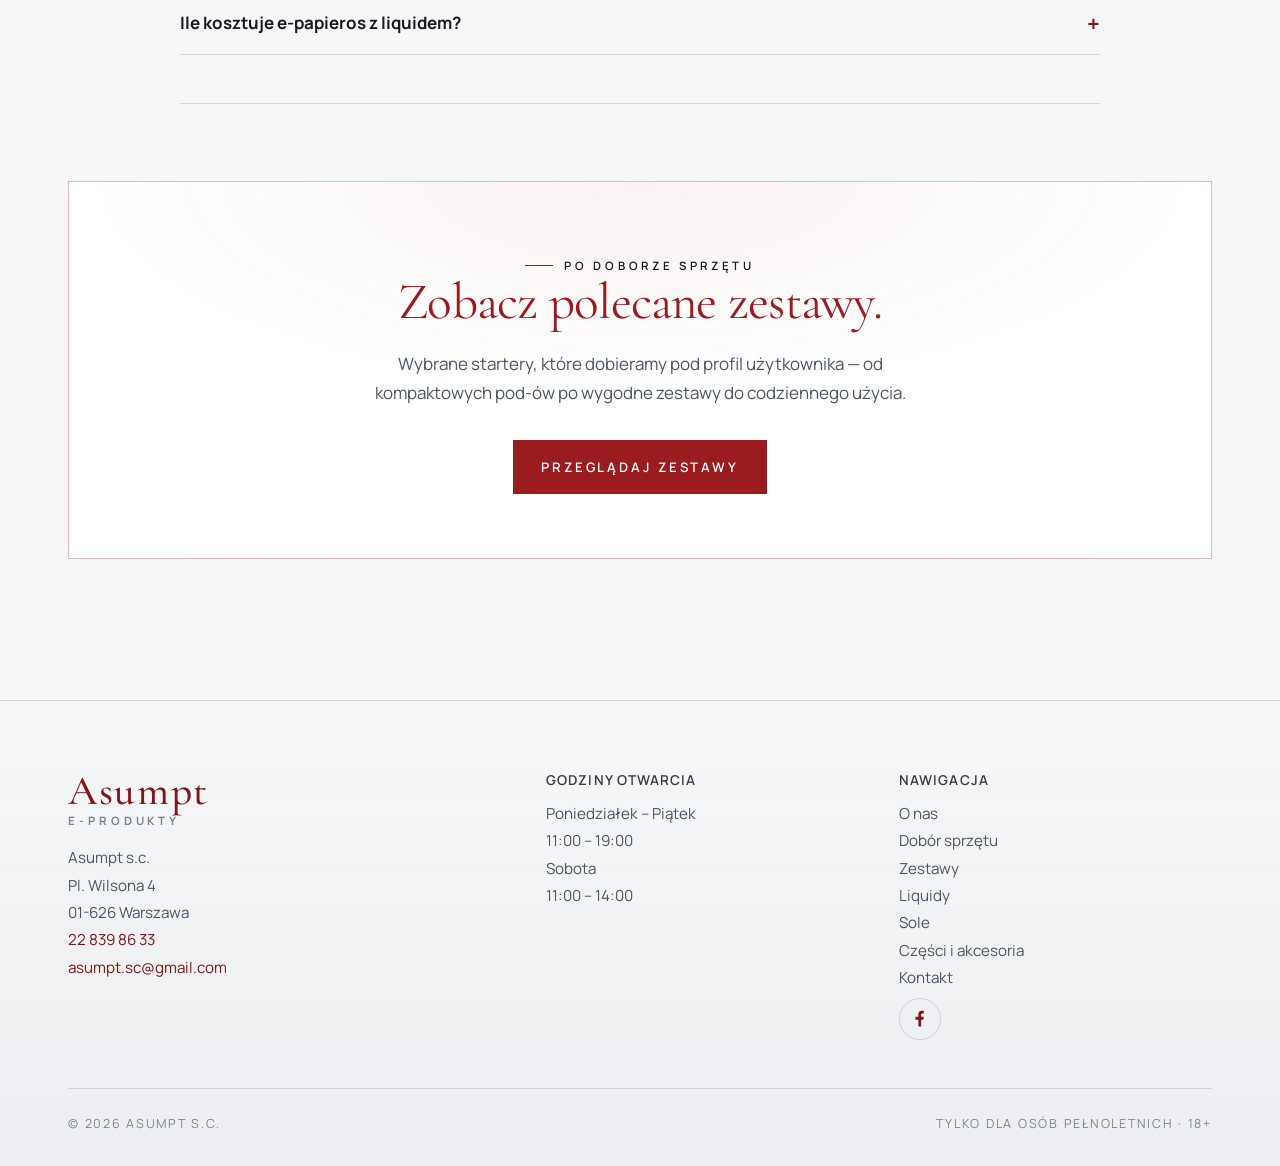
<file: dobor-sprzetu.html>
<!DOCTYPE html>
<html lang="pl">
<head>
  <meta charset="UTF-8">
  <meta name="viewport" content="width=device-width, initial-scale=1">
  <meta name="robots" content="index, follow">
  <meta name="theme-color" content="#0c0a08">
  <link rel="canonical" href="https://epapierosy-asumpt.pl/dobor-sprzetu.html">
  <title>Jak dobrać e-papierosa? Poradnik krok po kroku · Asumpt Warszawa</title>
  <meta name="description" content="Jak dobrać e-papierosa? Poradnik krok po kroku: bateria, grzałka, liquid, sól. Bezpłatne doradztwo — Warszawa Żoliborz, Pl. Wilsona 4.">
  <meta property="og:type" content="article">
  <meta property="og:locale" content="pl_PL">
  <meta property="og:site_name" content="Asumpt e-produkty">
  <meta property="og:title" content="Jak dobrać e-papierosa? Poradnik Asumpt">
  <meta property="og:description" content="Wyjaśniamy, jak dobieramy pierwszy zestaw: liczba papierosów, styl zaciągania, moc liquidu, grzałka i szkolenie techniki e-palenia.">
  <meta property="og:url" content="https://epapierosy-asumpt.pl/dobor-sprzetu.html">
  <meta property="og:image" content="https://epapierosy-asumpt.pl/assets/img/storefront.jpg">
  <meta name="twitter:card" content="summary_large_image">
  <meta name="twitter:title" content="Dobór e-papierosa Warszawa Żoliborz">
  <meta name="twitter:description" content="20-30 minut konsultacji w sklepie Asumpt na Pl. Wilsona 4.">
  <meta name="twitter:image" content="https://epapierosy-asumpt.pl/assets/img/storefront.jpg">
  <script>(()=>{try{const t=localStorage.getItem('asumpt-theme')||(matchMedia('(prefers-color-scheme: light)').matches?'light':'dark');if(t==='light')document.documentElement.dataset.theme='light';}catch(e){}})();</script>
  <link rel="icon" type="image/svg+xml" href="assets/favicon.svg">
  <link rel="preconnect" href="https://fonts.googleapis.com">
  <link rel="preconnect" href="https://fonts.gstatic.com" crossorigin>
  <link href="https://fonts.googleapis.com/css2?family=Cormorant+Garamond:ital,wght@0,300;0,400;0,500;0,600;1,300;1,400;1,500&family=Manrope:wght@400;500;600;700&display=swap" rel="stylesheet">
  <link rel="stylesheet" href="css/main.css">
  <link rel="stylesheet" href="css/pages.css">
  <script type="application/ld+json">
  {
    "@context": "https://schema.org",
    "@type": "FAQPage",
    "@id": "https://epapierosy-asumpt.pl/dobor-sprzetu.html#faq",
    "mainEntity": [
      {
        "@type": "Question",
        "name": "Jaki e-papieros wybrać na początek?",
        "acceptedAnswer": {
          "@type": "Answer",
          "text": "Dla osoby przechodzącej z tradycyjnych papierosów polecamy prosty pod z grzałką MTL: Vaporesso XROS 5, OXVA XLIM GO lub Lost Vape Ursa Nano. W połączeniu z solą nikotynową 20 mg dają zaciąg najbardziej zbliżony do zwykłego papierosa."
        }
      },
      {
        "@type": "Question",
        "name": "Ile trwa dobór sprzętu w Asumpt?",
        "acceptedAnswer": {
          "@type": "Answer",
          "text": "Pierwsza konsultacja trwa zwykle 20-30 minut. W tym czasie dobieramy urządzenie, moc liquidu lub soli nikotynowej oraz pokazujemy poprawną technikę e-palenia. Konsultacja jest bezpłatna i bez zobowiązań."
        }
      },
      {
        "@type": "Question",
        "name": "Jaką moc liquidu wybrać?",
        "acceptedAnswer": {
          "@type": "Answer",
          "text": "Do 10 papierosów dziennie → liquid 6 mg, 11-20 → 12 mg, 20+ lub mocne papierosy → 18 mg lub sól nikotynowa 20 mg. W sklepie weryfikujemy wybór po dopytaniu o styl palenia."
        }
      },
      {
        "@type": "Question",
        "name": "Jaka jest różnica między MTL a RDL?",
        "acceptedAnswer": {
          "@type": "Answer",
          "text": "MTL (Mouth To Lung) to zaciąganie najpierw do ust, potem do płuc - jak z tradycyjnego papierosa. RDL/DTL (Direct To Lung) to wciąganie pary bezpośrednio do płuc - daje większą chmurę. MTL polecamy dla osób przechodzących z papierosów."
        }
      },
      {
        "@type": "Question",
        "name": "Jak często wymieniać grzałkę?",
        "acceptedAnswer": {
          "@type": "Answer",
          "text": "Średnio co 1-3 tygodnie. Sygnały wymiany: przypalony smak, mniejsza chmura, słabsze odczucie nikotyny. W Asumpt zawsze mamy grzałki do wszystkich marek, które polecamy."
        }
      },
      {
        "@type": "Question",
        "name": "Czy dobór sprzętu odbywa się w sklepie stacjonarnym?",
        "acceptedAnswer": {
          "@type": "Answer",
          "text": "Tak. Dobór sprzętu realizujemy osobiście w sklepie Asumpt przy Pl. Wilsona 4 w Warszawie. Konsultacja jest bezpłatna i bez zobowiązań."
        }
      },
      {
        "@type": "Question",
        "name": "Czy macie grzałki do wszystkich e-papierosów?",
        "acceptedAnswer": {
          "@type": "Answer",
          "text": "Mamy grzałki do: OXVA XLIM, Vaporesso XROS, SMOK Nord, Lost Vape Ursa, Voopoo PnP, Aspire BVC i AVP. Inne modele - zadzwoń: 22 839 86 33."
        }
      }
    ]
  }
  </script>
  <script type="application/ld+json">
  {
    "@context": "https://schema.org",
    "@type": "WebPage",
    "@id": "https://epapierosy-asumpt.pl/dobor-sprzetu.html#webpage",
    "url": "https://epapierosy-asumpt.pl/dobor-sprzetu.html",
    "name": "Jak dobrać e-papierosa? Poradnik krok po kroku · Asumpt Warszawa",
    "isPartOf": {
      "@id": "https://epapierosy-asumpt.pl/#website"
    },
    "about": {
      "@id": "https://epapierosy-asumpt.pl/#localbusiness"
    },
    "breadcrumb": {
      "@id": "https://epapierosy-asumpt.pl/dobor-sprzetu.html#breadcrumb"
    },
    "inLanguage": "pl-PL"
  }
  </script>
  <script type="application/ld+json">
  {
    "@context": "https://schema.org",
    "@type": "Store",
    "@id": "https://epapierosy-asumpt.pl/#localbusiness",
    "name": "Asumpt e-produkty",
    "alternateName": "Vape Shop ASUMPT",
    "url": "https://epapierosy-asumpt.pl/",
    "description": "Sklep stacjonarny z e-papierosami, zestawami startowymi, liquidami i solami nikotynowymi na Pl. Wilsona 4 w Warszawie.",
    "telephone": "+48228398633",
    "email": "asumpt.sc@gmail.com",
    "priceRange": "$$",
    "currenciesAccepted": "PLN",
    "paymentAccepted": "Cash, Card",
    "areaServed": "Warszawa, Żoliborz",
    "address": {
      "@type": "PostalAddress",
      "streetAddress": "Plac Wilsona 4",
      "postalCode": "01-626",
      "addressLocality": "Warszawa",
      "addressCountry": "PL"
    },
    "geo": {
      "@type": "GeoCoordinates",
      "latitude": 52.269345,
      "longitude": 20.9851261
    },
    "hasMap": "https://www.google.com/maps/place/Vape+Shop+ASUMPT/@52.269345,20.9851261,17z/data=!4m6!3m5!1s0x471ecbedf2192bd7:0x541fac2cb0e4660a!8m2!3d52.269345!4d20.9851261!16s%2Fg%2F1thnmjmp",
    "sameAs": [
      "https://www.facebook.com/profile.php?id=100057228949370",
      "https://www.google.com/maps/place/Vape+Shop+ASUMPT/@52.269345,20.9851261,17z/data=!4m6!3m5!1s0x471ecbedf2192bd7:0x541fac2cb0e4660a!8m2!3d52.269345!4d20.9851261!16s%2Fg%2F1thnmjmp"
    ],
    "openingHoursSpecification": [
      {
        "@type": "OpeningHoursSpecification",
        "dayOfWeek": ["Monday", "Tuesday", "Wednesday", "Thursday", "Friday"],
        "opens": "11:00",
        "closes": "19:00"
      },
      {
        "@type": "OpeningHoursSpecification",
        "dayOfWeek": "Saturday",
        "opens": "11:00",
        "closes": "14:00"
      }
    ]
  }
  </script>
  <script type="application/ld+json">
  {
    "@context": "https://schema.org",
    "@type": "BreadcrumbList",
    "@id": "https://epapierosy-asumpt.pl/dobor-sprzetu.html#breadcrumb",
    "itemListElement": [
      {"@type": "ListItem", "position": 1, "name": "Strona główna", "item": "https://epapierosy-asumpt.pl/"},
      {"@type": "ListItem", "position": 2, "name": "Dobór sprzętu", "item": "https://epapierosy-asumpt.pl/dobor-sprzetu.html"}
    ]
  }
  </script>
  <!-- Google Analytics (GA4) -->
  <script async src="https://www.googletagmanager.com/gtag/js?id=G-P2HE9PFHXB"></script>
  <script>
    window.dataLayer = window.dataLayer || [];
    function gtag(){dataLayer.push(arguments);}
    gtag('js', new Date());
    gtag('config', 'G-P2HE9PFHXB');
  </script>
  <style>
    /* Nagłówki w stopce - H3 semantycznie, wygląd jak dawniej H5 */
    .site-footer h3.footer-h {
      font-family: 'Manrope', sans-serif;
      font-size: 0.85rem;
      font-weight: 600;
      letter-spacing: 0.08em;
      text-transform: uppercase;
      margin: 0 0 0.75rem 0;
      color: inherit;
      opacity: 0.85;
    }
  </style>
</head>
<body>
  <a class="skip-link" href="#main">Przejdź do treści</a>

  <header class="site-header">
    <div class="container site-header__bar">
      <a class="site-header__brand" href="/" aria-label="Asumpt — strona główna">
        <img src="assets/img/logo-asumpt.png" alt="Asumpt e-produkty" width="2693" height="1052" decoding="async">
        <span class="site-header__brand-meta">Pl. Wilsona <br> od 1990</span>
      </a>
      <div class="site-header__actions">
        <nav class="site-nav" aria-label="Główna nawigacja">
          <a href="o-nas.html">O nas</a>
          <a href="dobor-sprzetu.html">Dobór sprzętu</a>
          <a href="zestawy.html">Zestawy</a>
          <a href="liquidy.html">Liquidy</a>
          <a href="sole.html">Sole</a>
          <a href="czesci-akcesoria.html">Części i akcesoria</a>
          <a href="kontakt.html">Kontakt</a>
        </nav>
        <button class="theme-toggle" type="button" aria-label="Przełącz motyw jasny / ciemny">
          <svg class="icon-sun" viewBox="0 0 24 24" fill="none" stroke="currentColor" stroke-width="1.7" stroke-linecap="round" aria-hidden="true"><circle cx="12" cy="12" r="4"/><path d="M12 2v2M12 20v2M4.93 4.93l1.41 1.41M17.66 17.66l1.41 1.41M2 12h2M20 12h2M4.93 19.07l1.41-1.41M17.66 6.34l1.41-1.41"/></svg>
          <svg class="icon-moon" viewBox="0 0 24 24" fill="none" stroke="currentColor" stroke-width="1.7" stroke-linecap="round" stroke-linejoin="round" aria-hidden="true"><path d="M21 12.79A9 9 0 1 1 11.21 3 7 7 0 0 0 21 12.79z"/></svg>
        </button>
        <button class="nav-toggle" aria-label="Menu" aria-expanded="false">
          <span></span><span></span><span></span>
        </button>
      </div>
    </div>
  </header>
  <div class="mobile-drawer" aria-hidden="true">
    <div class="mobile-drawer__panel">
      <a href="o-nas.html">O nas</a>
      <a href="dobor-sprzetu.html">Dobór sprzętu</a>
      <a href="zestawy.html">Zestawy</a>
      <a href="liquidy.html">Liquidy</a>
      <a href="sole.html">Sole</a>
      <a href="czesci-akcesoria.html">Części i akcesoria</a>
      <a href="kontakt.html">Kontakt</a>
      <button class="theme-toggle" type="button" aria-label="Przełącz motyw">
        <span class="label-light">Tryb jasny</span>
        <span class="label-dark">Tryb ciemny</span>
        <svg class="icon-sun" viewBox="0 0 24 24" fill="none" stroke="currentColor" stroke-width="1.7" stroke-linecap="round" aria-hidden="true"><circle cx="12" cy="12" r="4"/><path d="M12 2v2M12 20v2M4.93 4.93l1.41 1.41M17.66 17.66l1.41 1.41M2 12h2M20 12h2M4.93 19.07l1.41-1.41M17.66 6.34l1.41-1.41"/></svg>
        <svg class="icon-moon" viewBox="0 0 24 24" fill="none" stroke="currentColor" stroke-width="1.7" stroke-linecap="round" stroke-linejoin="round" aria-hidden="true"><path d="M21 12.79A9 9 0 1 1 11.21 3 7 7 0 0 0 21 12.79z"/></svg>
      </button>
      <div class="mobile-drawer__meta">Pl. Wilsona 4 · Warszawa<br>22 839 86 33</div>
    </div>
  </div>

  <main id="main">

    <section class="page-hero">
      <div class="container page-hero__inner reveal">
        <div class="page-hero__crumb">Poradnik · Dobór sprzętu</div>
        <h1>Jak dobrać <em class="serif-italic">sprzęt</em>?</h1>
        <p>Dobry pierwszy zakup to pięć rozmów. Z każdą rozmową dobieramy lepiej. To dlatego konsultacja u nas trwa średnio 20–30 minut i obejmuje dobór zestawu, kartridża, grzałki, liquidu albo soli nikotynowej.</p>
      </div>
    </section>

    <section class="section">
      <div class="container narrow">

        <article class="numbered-section reveal">
          <div class="numbered-section__num">I</div>
          <div>
            <span class="eyebrow">Krok pierwszy</span>
            <h2 class="mt-sm">Ile papierosów palisz dziennie?</h2>
            <span class="rule-gold"></span>
            <p>
              To pytanie jest absolutnie kluczowe. Co innego doradzimy osobie palącej okazjonalnie
              kilka papierosów dziennie, a co innego komuś wypalającemu dwie paczki. Od tego zależy
              pojemność potrzebnej baterii (akumulatora) oraz to, czy wystarczy jedna sztuka, czy
              warto pomyśleć o dwóch &mdash; jednej w użyciu i jednej na ładowarce.
            </p>
            <p>
              Dla osoby wypalającej 10 papierosów dziennie wystarczająca będzie bateria o pojemności
              900–1100 mAh. Dla heavy smokera (20+ papierosów) lepiej sprawdzą się dwie baterie
              o tej pojemności lub jedna większa, np. 2200 mAh.
            </p>
          </div>
        </article>

        <article class="numbered-section reveal">
          <div class="numbered-section__num">II</div>
          <div>
            <span class="eyebrow">Krok drugi</span>
            <h2 class="mt-sm">Dobór sprzętu</h2>
            <span class="rule-gold"></span>
            <p>
              Pytania, które sobie zadamy: czy zależy Ci na wygodzie, czy bardziej na wyglądzie?
              Czy chcesz dużo dymu (chmury), czy stawiasz na komfort? Czy lubisz mocne, „kopiące”
              zaciągnięcie, czy gładkie i delikatne? Od tych odpowiedzi zależy, czy zaproponujemy
              system <strong>dolnogrzałkowy</strong> (mocniejsze zaciągnięcie, bliższe tradycyjnym
              papierosom), czy <strong>górnogrzałkowy</strong> (więcej pary, gładsze).
            </p>
            <p>
              Każdy z naszych klientów dostaje 20–30 minut nauki techniki przy pierwszym zakupie.
              Sami palimy e-papierosy od kilkunastu lat, więc wiemy, jak to wygląda od środka.
              W praktyce porównujemy między innymi OXVA, Vaporesso XROS, Lost Vape Ursa Nano, Smok i Aspire,
              żeby dobrać urządzenie do realnych potrzeb, a nie do katalogowego opisu.
            </p>
          </div>
        </article>

        <article class="numbered-section reveal">
          <div class="numbered-section__num">III</div>
          <div>
            <span class="eyebrow">Krok trzeci</span>
            <h2 class="mt-sm">Smak i moc liquidu</h2>
            <span class="rule-gold"></span>
            <p>
              Ten krok wymaga kilku pytań: jakie tradycyjne papierosy paliłeś (lekkie, mocne, mentolowe)?
              Jaką zawartość nikotyny preferujesz? Liquid dobieramy tak, by smakowo i mocno
              odpowiadał Twoim dotychczasowym przyzwyczajeniom &mdash; to drugi krok w przygodzie
              z e-papierosami i bardzo łatwo go zepsuć źle dobranym smakiem.
            </p>
            <p>
              W naszej ofercie mamy <a href="liquidy.html">liquidy 10 ml</a> oraz <a href="sole.html">sole nikotynowe</a>.
            </p>
          </div>
        </article>

        <article class="numbered-section reveal">
          <div class="numbered-section__num">IV</div>
          <div>
            <span class="eyebrow">Krok czwarty</span>
            <h2 class="mt-sm">Szkolenie</h2>
            <span class="rule-gold"></span>
            <p>
              <strong>Prawidłowa technika palenia to co najmniej 70% sukcesu.</strong>
              E-papierosa pali się inaczej niż tradycyjnego &mdash; wolniej, dłużej, mniej intensywnie.
              Bez nauki tej techniki łatwo dojść do błędnego wniosku, że e-papierosy „nie działają”.
            </p>
            <p>
              Szkolenie u nas trwa średnio 20–30 minut przy każdym pierwszym zakupie. Pokażemy
              i wytłumaczymy wszystko: jak się zaciągać, jak czyścić urządzenie, jak wymieniać
              grzałkę, ile się ona zużywa, kiedy trzeba dolewać liquid. Wracaj zawsze z pytaniami
              &mdash; nie zostawimy Cię z tym samego.
            </p>
          </div>
        </article>

        <article class="numbered-section reveal">
          <div class="numbered-section__num">V</div>
          <div>
            <span class="eyebrow">Krok piąty</span>
            <h2 class="mt-sm">MTL czy RDL? Wybór stylu zaciągania</h2>
            <span class="rule-gold"></span>
            <p>
              W e-papierosach rozróżniamy dwa podstawowe style zaciągania: <strong>MTL (Mouth To Lung)</strong> oraz <strong>RDL/DTL (Restricted Direct Lung / Direct To Lung)</strong>. Wybór jest kluczowy, bo determinuje dobór sprzętu, grzałki i mocy liquidu.
            </p>
            <p>
              <strong>MTL — z ust do płuc.</strong> Najbardziej zbliżone do palenia tradycyjnego papierosa. Najpierw wciągasz dym do ust, potem do płuc. Idealne dla osób przechodzących z papierosów. Polecamy pody jak Vaporesso XROS, OXVA XLIM, Lost Vape Ursa Nano z grzałkami o oporności 0.8–1.2 ohm.
            </p>
            <p>
              <strong>RDL/DTL — bezpośrednio do płuc.</strong> Większa chmura, gładsze odczucie, mniej nikotyny w pojedynczym zaciągu. Wymaga mocniejszego sprzętu (Voopoo Drag, OXVA Origin) i grzałek o niskiej oporności (0.15–0.4 ohm). Stosujemy z liquidami o niższej mocy nikotyny (3–6 mg).
            </p>
            <p>
              W sklepie na Pl. Wilsona pokażemy oba style i sam wybierzesz, co Ci bardziej odpowiada.
            </p>
          </div>
        </article>

        <article class="numbered-section reveal">
          <div class="numbered-section__num">VI</div>
          <div>
            <span class="eyebrow">Krok szósty</span>
            <h2 class="mt-sm">Grzałki i kartridże — co po pierwszym zakupie</h2>
            <span class="rule-gold"></span>
            <p>
              Kupując e-papierosa, kupujesz nie produkt — tylko system. Grzałka w podzie zużywa się średnio co 1–3 tygodnie (zależnie od używania). Kartridż wytrzymuje 2–6 miesięcy. To stałe koszty, które każdy palacz e-papierosów powinien przewidzieć.
            </p>
            <p>
              W Asumpt na Żoliborzu mamy <strong>grzałki do wszystkich marek, które polecamy</strong>: OXVA XLIM, Vaporesso XROS, SMOK Nord, Lost Vape Ursa, Voopoo PnP, Aspire BVC. Klient, który kupi u nas zestaw, wie że za miesiąc, pół roku i 2 lata znajdzie u nas pasującą grzałkę. To dla nas absolutny priorytet.
            </p>
            <p>
              Mamy także akcesoria zamienne: szkła do clearomiserów, drip tipy, baterie 18650, ładowarki USB-C, kable, etui. Pełne wsparcie sprzętu, który Ci sprzedaliśmy.
            </p>
          </div>
        </article>

        <article class="numbered-section reveal">
          <div class="numbered-section__num">VII</div>
          <div>
            <span class="eyebrow">Krok siódmy</span>
            <h2 class="mt-sm">Najczęstsze błędy początkujących</h2>
            <span class="rule-gold"></span>
            <p>
              Po latach pracy z klientami widzimy te same błędy, które potem zniechęcają do e-papierosów. Wypisujemy je, żebyś ich uniknął:
            </p>
            <p>
              <strong>1. Zbyt mocny liquid.</strong> Klient kupujący 18 mg "bo paliłem mocne papierosy" często mocno przesadza. W e-papierosie nikotyna wchłania się inaczej — często wystarczy 6 lub 12 mg.
            </p>
            <p>
              <strong>2. Złe zaciąganie.</strong> Energiczne, krótkie zaciąganie jak z papierosa nie działa. E-papierosa zaciąga się dłużej (3–5 sekund) i spokojniej.
            </p>
            <p>
              <strong>3. Niewymienianie grzałki.</strong> Zużyta grzałka daje przypalony smak i mniejszy "kop" nikotynowy. To często prowadzi do tankowania mocniejszych liquidów zamiast wymiany grzałki.
            </p>
            <p>
              <strong>4. Zakup w "supermarkecie".</strong> Tanie jednorazówki z marketów nie dają pełnego doświadczenia. Plus — gdy się zepsują, nikt ich nie naprawi.
            </p>
            <p>
              <strong>5. Brak nawodnienia.</strong> Glikol w liquidach jest higroskopijny i pochłania wodę z organizmu. Pij więcej wody niż zwykle, szczególnie w pierwszych tygodniach.
            </p>
            <p>
              W sklepie na Pl. Wilsona w Warszawie omawiamy te punkty z każdym klientem podczas pierwszego zakupu — żeby nie powtórzyć błędów innych.
            </p>
          </div>
        </article>

        <article class="numbered-section reveal">
          <div class="numbered-section__num">VIII</div>
          <div>
            <span class="eyebrow">Krok ósmy</span>
            <h2 class="mt-sm">Marki, które polecamy w sklepie na Żoliborzu</h2>
            <span class="rule-gold"></span>
            <p>
              W Asumpt nie sprzedajemy wszystkiego, co jest na rynku. Po latach doświadczeń wybraliśmy garstkę marek, których jakość znamy i którym możemy zagwarantować długoterminowe wsparcie serwisowe.
            </p>
            <p>
              <strong>Vaporesso (XROS 5, ARMOUR)</strong> — światowy lider produkcji podów. Najnowszy XROS 5 to standard w kategorii MTL.
            </p>
            <p>
              <strong>OXVA (XLIM, XLIM GO, Origin)</strong> — świetna jakość wykonania, prosta obsługa, długie życie baterii. Polecamy szczególnie XLIM GO dla osób przechodzących z papierosów.
            </p>
            <p>
              <strong>Lost Vape (Ursa Nano, Ursa Mini)</strong> — premium pody dla wymagających użytkowników. Solidna konstrukcja, doskonała jakość smaku.
            </p>
            <p>
              <strong>Voopoo (Drag, Argus, Vinci)</strong> — innowacyjne chipsety GENE z pełną kontrolą mocy. Dla bardziej zaawansowanych użytkowników.
            </p>
            <p>
              <strong>SMOK (Nord, Novo)</strong> — pionier rynku, jeden z najczęściej wybieranych podów na świecie. Sprawdzone, niezawodne, łatwo dostępne grzałki.
            </p>
            <p>
              <strong>Aspire</strong> — klasyka rynku z najdłuższą historią. Aspire to e-papierosy bez kompromisów i z wieloletnią gwarancją dostępności grzałek BVC oraz AVP.
            </p>
          </div>
        </article>

        <div class="ornament-divider">
          <svg width="22" height="22" viewBox="0 0 24 24" fill="none" stroke="currentColor" stroke-width="1"><path d="M12 2 L14 10 L22 12 L14 14 L12 22 L10 14 L2 12 L10 10 Z"/></svg>
        </div>

        <div class="quote-block reveal">
          <p>To nie z nami i nie u nas, i nie tym razem. Potem możecie nas „zamienić” na kogoś innego &mdash; Wasz wybór. Jednak pamiętajcie: ten pierwszy raz jest najważniejszy.</p>
        </div>

      </div>
    </section>

    <section class="section compact">
      <div class="container">
        <div class="faq-block reveal" id="faq">
          <span class="eyebrow">Pytania klientów</span>
          <h2>Najczęstsze pytania przed pierwszym zakupem</h2>
          <details>
            <summary>Jaki e-papieros wybrać na początek?</summary>
            <p>Dla osoby przechodzącej z tradycyjnych papierosów polecamy prosty pod z grzałką MTL: Vaporesso XROS 5, OXVA XLIM GO lub Lost Vape Ursa Nano. W połączeniu z solą nikotynową 20 mg dają zaciąg najbardziej zbliżony do zwykłego papierosa. Dokładny model wybieramy w sklepie po krótkiej rozmowie o Twoich nawykach.</p>
          </details>
          <details>
            <summary>Ile trwa dobór sprzętu?</summary>
            <p>Najczęściej 20-30 minut. To czas na rozmowę (ile palisz, jakie papierosy, czego oczekujesz), dobranie zestawu i krótkie szkolenie z techniki e-palenia. Konsultacja jest zawsze bezpłatna i bez zobowiązań — nie zakładamy z góry zakupu.</p>
          </details>
          <details>
            <summary>Jaką moc liquidu wybrać do mojego e-papierosa?</summary>
            <p>Najprościej: 10 papierosów dziennie → liquid 6 mg, 11-20 → 12 mg, 20+ lub mocne papierosy → 18 mg lub sól nikotynowa 20 mg. W sklepie weryfikujemy ten wybór po dopytaniu o styl palenia i typ urządzenia. Sól nikotynowa generalnie daje gładsze odczucie przy wyższej mocy.</p>
          </details>
          <details>
            <summary>Jaka jest różnica między liquidem a solą nikotynową?</summary>
            <p>Klasyczny liquid (6/12/18 mg) ma "kopiący" zaciąg, jest dobry dla osób ceniących mocniejsze odczucie. Sól nikotynowa (zwykle 20 mg) jest gładsza, mniej drażni gardło i lepiej współpracuje z podami. Wybór zależy od urządzenia i preferencji — pomożemy zdecydować.</p>
          </details>
          <details>
            <summary>Jak często wymieniać grzałkę w e-papierosie?</summary>
            <p>Średnio co 1-3 tygodnie, w zależności od intensywności używania i jakości liquidu. Sygnały wymiany: przypalony smak, mniejsza chmura, mniejsze odczucie nikotyny, "spalony" zapach. W Asumpt zawsze mamy grzałki do wszystkich naszych marek na półce.</p>
          </details>
          <details>
            <summary>Czy mogę wrócić z pytaniami po zakupie?</summary>
            <p>Tak, zachęcamy do tego. Pomagamy przy wymianie grzałek, kartridży, doborze mocy nikotyny, problemach z przeciekaniem i wszystkim, co może wyjść w pierwszych dniach używania. Wracaj zawsze z pytaniami — to nasz priorytet.</p>
          </details>
          <details>
            <summary>Czy macie grzałki do wszystkich modeli e-papierosów?</summary>
            <p>Mamy grzałki do wszystkich marek, które polecamy: OXVA XLIM, Vaporesso XROS, SMOK Nord, Lost Vape Ursa, Voopoo PnP, Aspire BVC i AVP. Jeśli kupiłeś e-papierosa gdzie indziej, zadzwoń (22 839 86 33) — sprawdzimy czy mamy pasującą grzałkę.</p>
          </details>
          <details>
            <summary>Ile kosztuje e-papieros z liquidem?</summary>
            <p>Zestaw startowy (pod + bateria + liquid lub sól) zaczyna się od kilkudziesięciu złotych za podstawowe modele. Klienci często mówią nam, że nasze ceny są niższe niż w innych sklepach na Żoliborzu i w centrum Warszawy. Konkretne ceny ustalamy w sklepie po doborze sprzętu.</p>
          </details>
        </div>

        <div class="cta-banner reveal">
          <span class="eyebrow">Po doborze sprzętu</span>
          <h2>Zobacz polecane zestawy.</h2>
          <p>Wybrane startery, które dobieramy pod profil użytkownika &mdash; od kompaktowych pod-ów po wygodne zestawy do codziennego użycia.</p>
          <a class="btn btn-primary" href="zestawy.html">Przeglądaj zestawy</a>
        </div>
      </div>
    </section>

  </main>

  <footer class="site-footer">
    <div class="container">
      <div class="site-footer__grid">
        <div class="site-footer__brand">
          <div class="site-footer__wordmark">Asumpt <span>e-produkty</span></div>
          <p>Asumpt s.c.<br>Pl. Wilsona 4<br>01-626 Warszawa</p>
          <p>
            <a href="tel:+48228398633">22 839 86 33</a><br>
            <a href="mailto:asumpt.sc@gmail.com">asumpt.sc@gmail.com</a>
          </p>
        </div>
        <div>
          <h3 class="footer-h">Godziny otwarcia</h3>
          <p>Poniedziałek – Piątek<br>11:00 – 19:00</p>
          <p>Sobota<br>11:00 – 14:00</p>
        </div>
        <div>
          <h3 class="footer-h">Nawigacja</h3>
          <ul class="site-footer__nav">
            <li><a href="o-nas.html">O nas</a></li>
            <li><a href="dobor-sprzetu.html">Dobór sprzętu</a></li>
            <li><a href="zestawy.html">Zestawy</a></li>
            <li><a href="liquidy.html">Liquidy</a></li>
            <li><a href="sole.html">Sole</a></li>
            <li><a href="czesci-akcesoria.html">Części i akcesoria</a></li>
            <li><a href="kontakt.html">Kontakt</a></li>
          </ul>
          <a class="site-footer__social" href="https://www.facebook.com/profile.php?id=100057228949370" target="_blank" rel="noopener" aria-label="Facebook Asumpt">
            <svg width="18" height="18" viewBox="0 0 24 24" fill="currentColor"><path d="M13.5 22v-9h3l.5-4h-3.5V6.5c0-1.2.3-2 2-2H17V1.1c-.4 0-1.5-.1-2.7-.1-2.7 0-4.5 1.6-4.5 4.6V9H6v4h3.8v9h3.7z"/></svg>
          </a>
        </div>
      </div>
      <div class="site-footer__legal">
        <span>© <span data-year>2026</span> Asumpt s.c.</span>
        <span>Tylko dla osób pełnoletnich · 18+</span>
      </div>
    </div>
  </footer>

  <nav class="mobile-quick-actions" aria-label="Szybki kontakt">
    <a href="tel:+48228398633">Zadzwoń</a>
    <a href="kontakt.html">Mapa</a>
  </nav>

  <button class="back-to-top" aria-label="Powrót na górę">
    <svg width="18" height="18" viewBox="0 0 24 24" fill="none" stroke="currentColor" stroke-width="2"><path d="M12 19V5M5 12l7-7 7 7"/></svg>
  </button>

  <script src="js/main.js" defer></script>
</body>
</html>
</file>
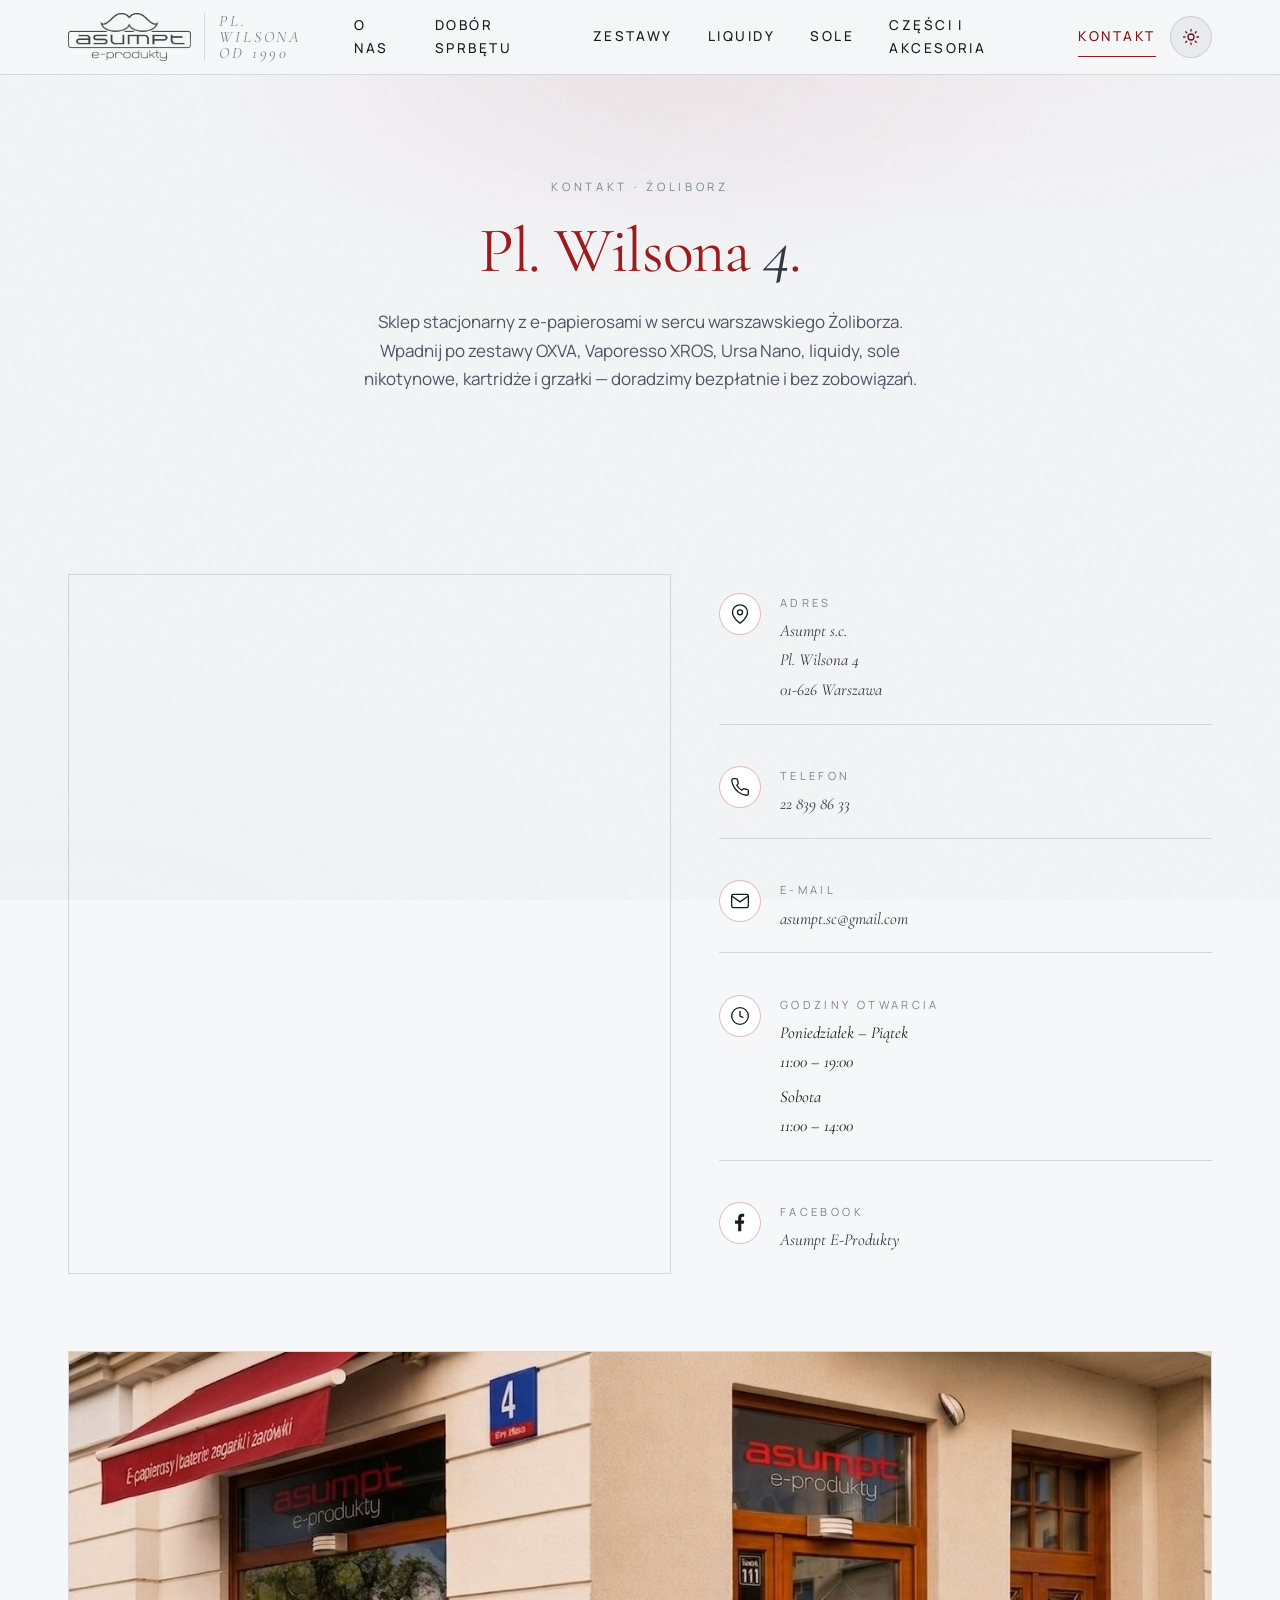
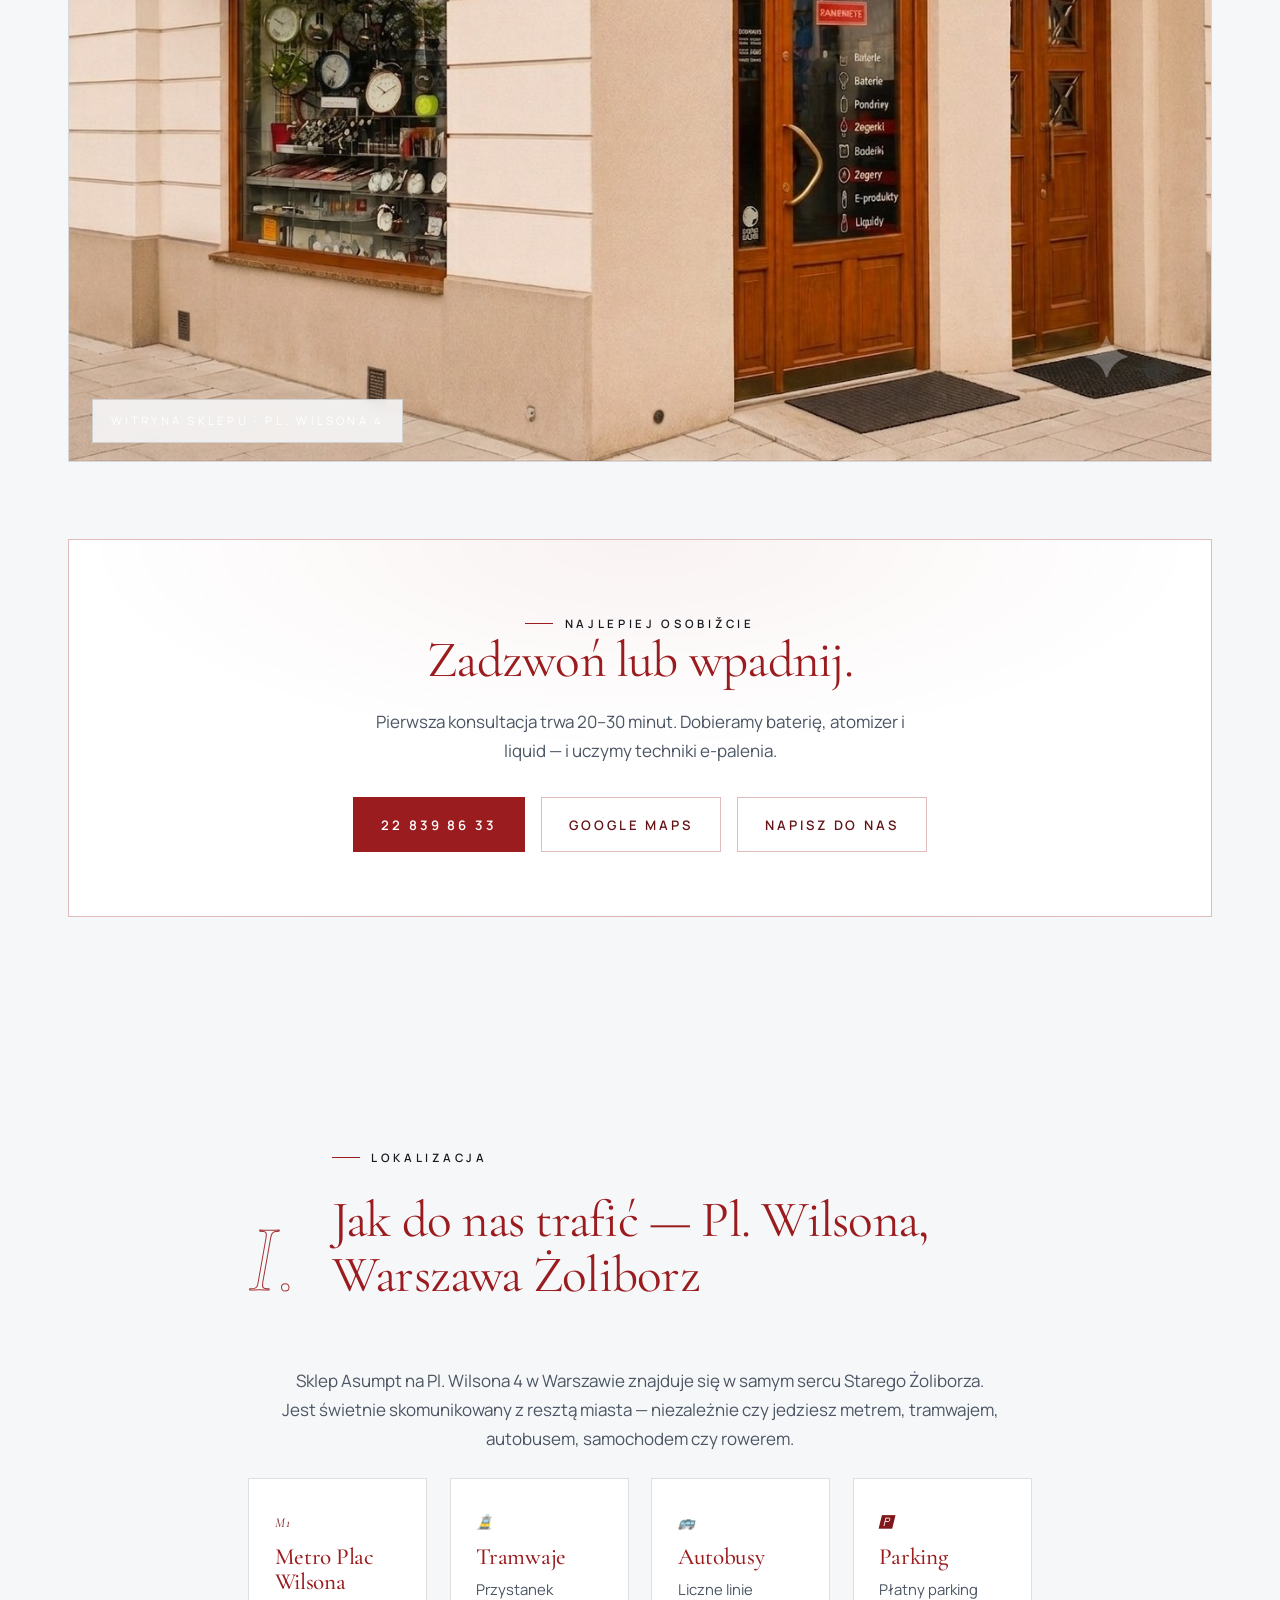
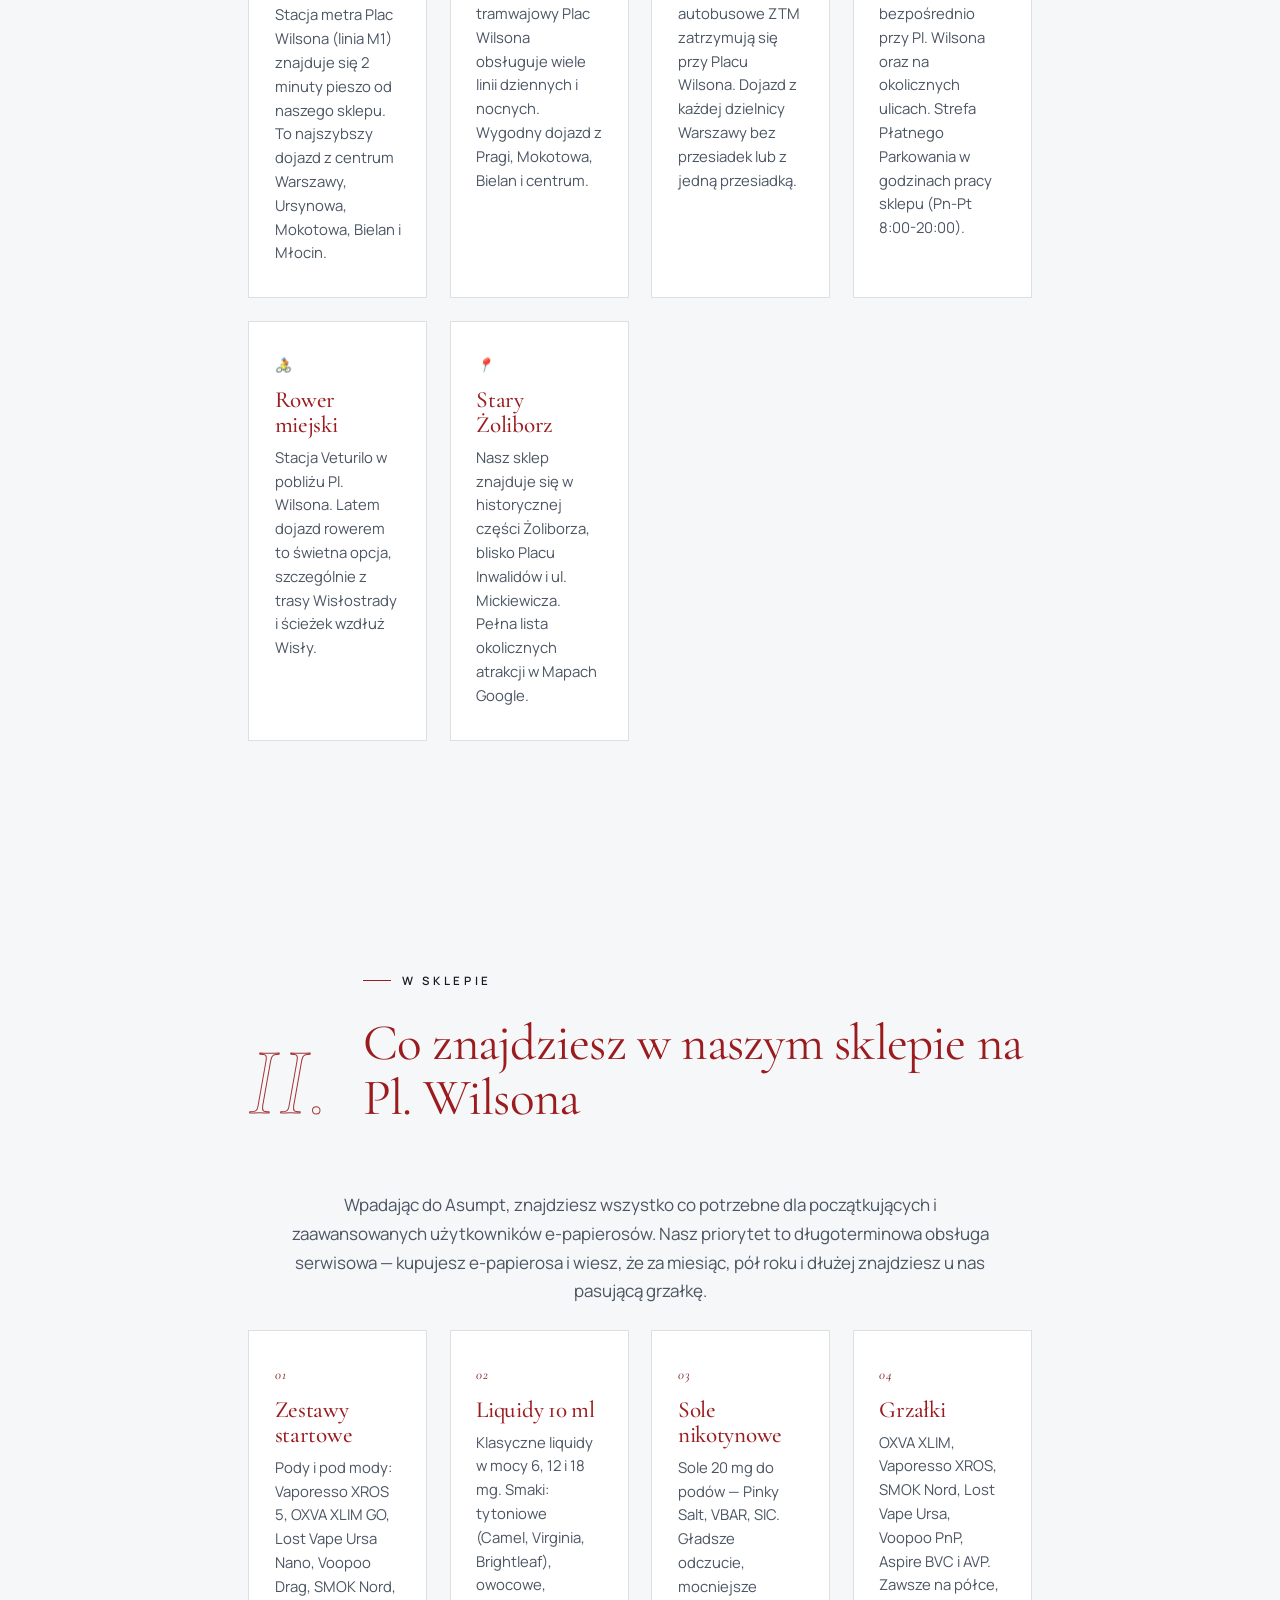
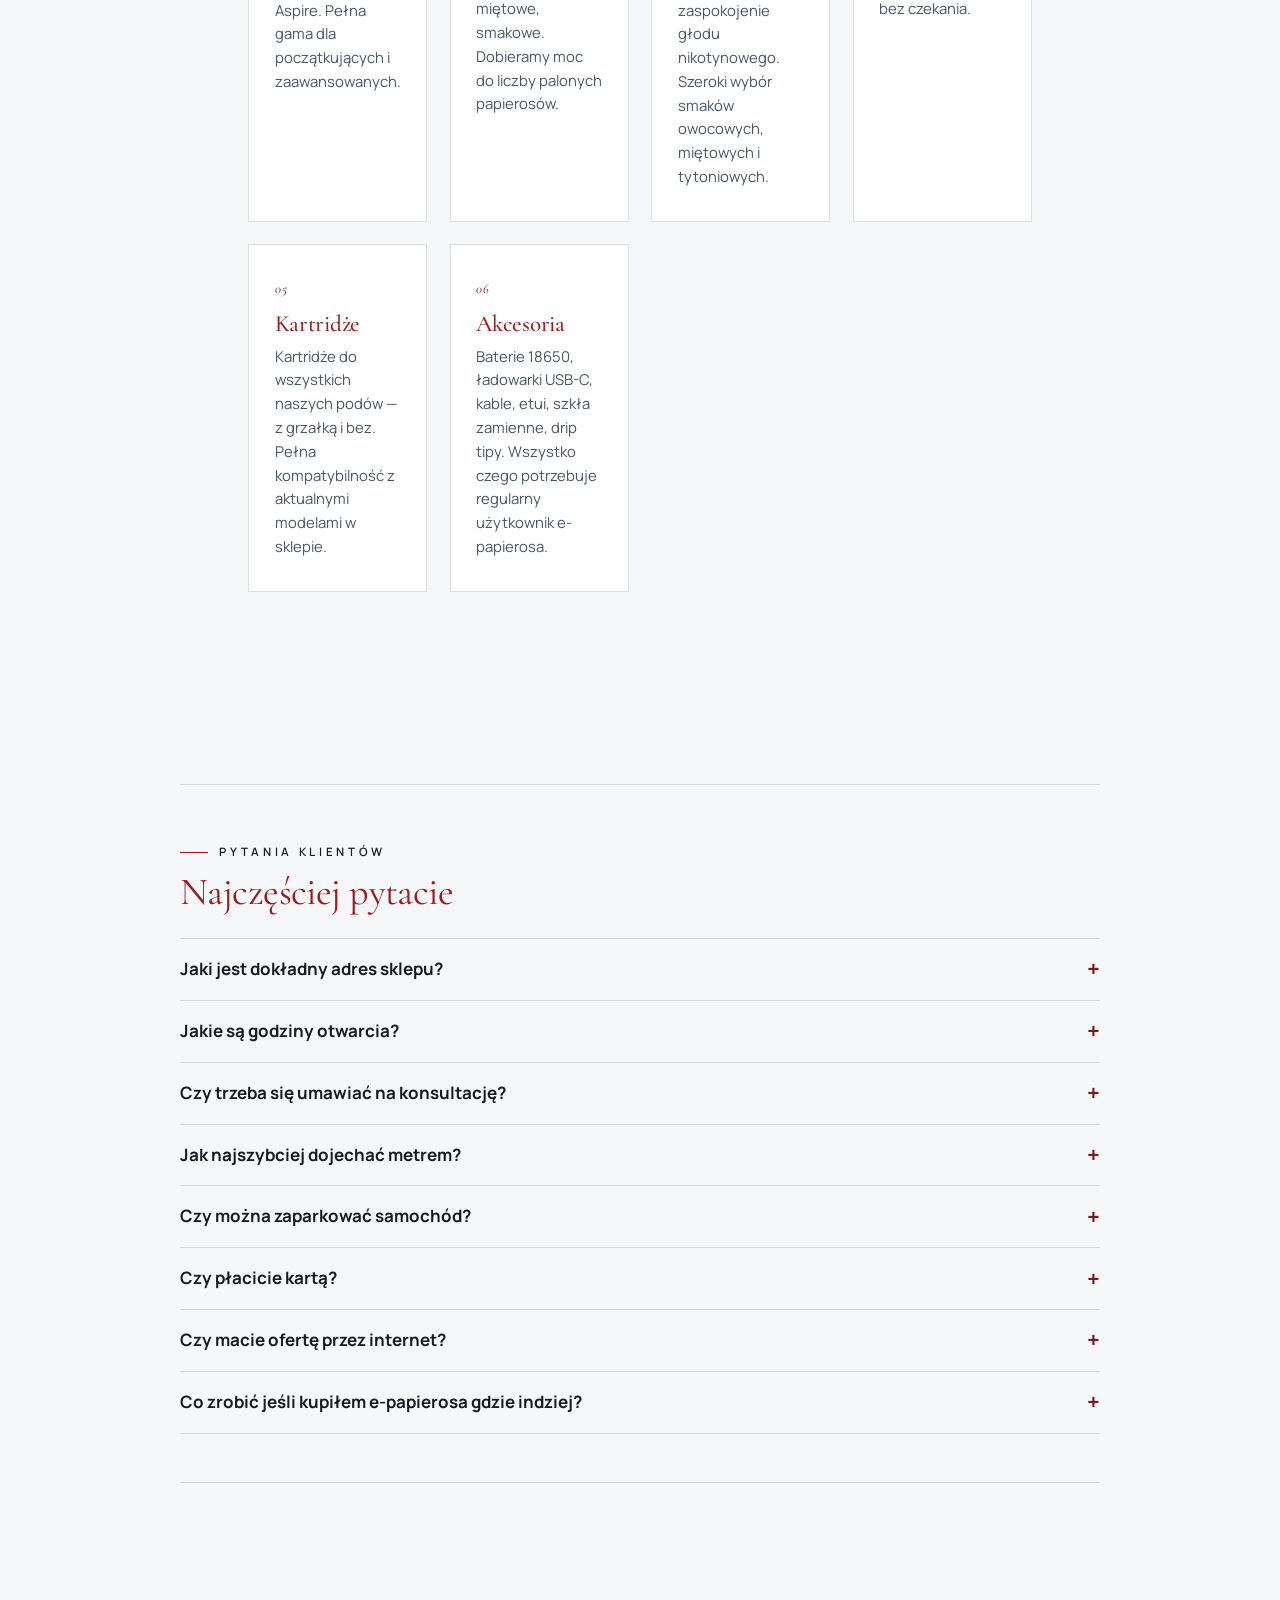
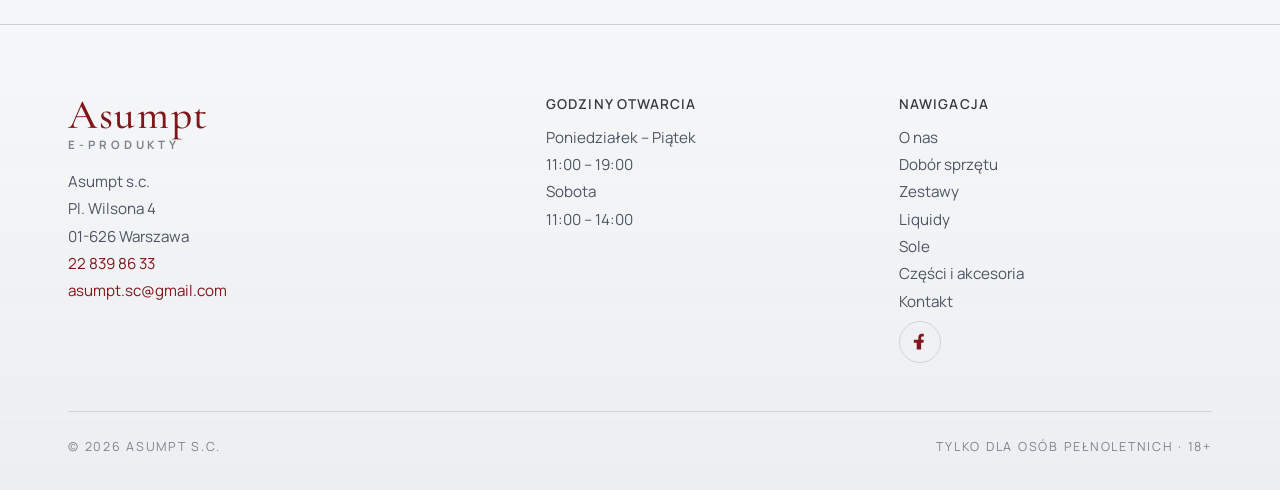
<file: kontakt.html>
<!DOCTYPE html>
<html lang="pl">
<head>
  <meta charset="UTF-8">
  <meta name="viewport" content="width=device-width, initial-scale=1">
  <meta name="robots" content="index, follow">
  <meta name="theme-color" content="#0c0a08">
  <link rel="canonical" href="https://epapierosy-asumpt.pl/kontakt.html">
  <title>Kontakt · sklep e-papierosy Warszawa Żoliborz Pl. Wilsona 4 · Asumpt</title>
  <meta name="description" content="Asumpt - sklep e-papierosy na Pl. Wilsona 4 w Warszawie (Żoliborz), 2 min od metra. Tel. 22 839 86 33. Pn-Pt 11-19, Sob 11-14. Doradztwo i dobór.">
  <meta property="og:type" content="website">
  <meta property="og:locale" content="pl_PL">
  <meta property="og:site_name" content="Asumpt e-produkty">
  <meta property="og:title" content="Kontakt - Asumpt e-produkty Pl. Wilsona 4">
  <meta property="og:description" content="Sklep stacjonarny z e-papierosami na Żoliborzu. Telefon, mapa, godziny otwarcia i dojazd.">
  <meta property="og:url" content="https://epapierosy-asumpt.pl/kontakt.html">
  <meta property="og:image" content="https://epapierosy-asumpt.pl/assets/img/storefront.jpg">
  <meta name="twitter:card" content="summary_large_image">
  <meta name="twitter:title" content="Kontakt - Asumpt Pl. Wilsona 4">
  <meta name="twitter:description" content="Sklep e-papierosy Warszawa Żoliborz. Pn-Pt 11:00-19:00, Sob 11:00-14:00.">
  <meta name="twitter:image" content="https://epapierosy-asumpt.pl/assets/img/storefront.jpg">
  <script>(()=>{try{const t=localStorage.getItem('asumpt-theme')||(matchMedia('(prefers-color-scheme: light)').matches?'light':'dark');if(t==='light')document.documentElement.dataset.theme='light';}catch(e){}})();</script>
  <link rel="icon" type="image/svg+xml" href="assets/favicon.svg">
  <link rel="preconnect" href="https://fonts.googleapis.com">
  <link rel="preconnect" href="https://fonts.gstatic.com" crossorigin>
  <link href="https://fonts.googleapis.com/css2?family=Cormorant+Garamond:ital,wght@0,300;0,400;0,500;0,600;1,300;1,400;1,500&family=Manrope:wght@400;500;600;700&display=swap" rel="stylesheet">
  <link rel="stylesheet" href="css/main.css">
  <link rel="stylesheet" href="css/pages.css">
  <script type="application/ld+json">
  {
    "@context": "https://schema.org",
    "@type": "ContactPage",
    "@id": "https://epapierosy-asumpt.pl/kontakt.html#contact",
    "url": "https://epapierosy-asumpt.pl/kontakt.html",
    "name": "Kontakt - Asumpt e-produkty",
    "about": {
      "@type": "Store",
      "@id": "https://epapierosy-asumpt.pl/#localbusiness",
      "name": "Asumpt e-produkty",
      "alternateName": "Vape Shop ASUMPT",
      "url": "https://epapierosy-asumpt.pl/",
      "description": "Sklep stacjonarny z e-papierosami, zestawami startowymi, liquidami i solami nikotynowymi na Pl. Wilsona 4 w Warszawie.",
      "image": "https://epapierosy-asumpt.pl/assets/img/storefront.jpg",
      "logo": "https://epapierosy-asumpt.pl/assets/img/logo-asumpt.png",
      "telephone": "+48228398633",
      "email": "asumpt.sc@gmail.com",
      "priceRange": "$$",
      "currenciesAccepted": "PLN",
      "paymentAccepted": "Cash, Card",
      "areaServed": "Warszawa, Żoliborz",
      "address": {
        "@type": "PostalAddress",
        "streetAddress": "Plac Wilsona 4",
        "postalCode": "01-626",
        "addressLocality": "Warszawa",
        "addressCountry": "PL"
      },
      "geo": {
        "@type": "GeoCoordinates",
        "latitude": 52.269328,
        "longitude": 20.985132
      },
      "hasMap": "https://www.google.com/maps/place/Vape+Shop+ASUMPT/@52.269328,20.985132,17z/data=!4m6!3m5!1s0x471ecbedf2192bd7:0x541fac2cb0e4660a!8m2!3d52.269328!4d20.985132!16s%2Fg%2F1thnmjmp"
      ,
      "openingHoursSpecification": [
        {
          "@type": "OpeningHoursSpecification",
          "dayOfWeek": ["Monday", "Tuesday", "Wednesday", "Thursday", "Friday"],
          "opens": "11:00",
          "closes": "19:00"
        },
        {
          "@type": "OpeningHoursSpecification",
          "dayOfWeek": "Saturday",
          "opens": "11:00",
          "closes": "14:00"
        }
      ],
      "sameAs": [
        "https://www.facebook.com/profile.php?id=100057228949370"
      ]
    }
  }
  </script>
  <script type="application/ld+json">
  {
    "@context": "https://schema.org",
    "@type": "FAQPage",
    "@id": "https://epapierosy-asumpt.pl/kontakt.html#faq",
    "mainEntity": [
      {
        "@type": "Question",
        "name": "Jaki jest dokładny adres sklepu Asumpt?",
        "acceptedAnswer": {
          "@type": "Answer",
          "text": "Asumpt s.c., Pl. Wilsona 4, 01-626 Warszawa. Dzielnica Żoliborz. 2 minuty pieszo od stacji metra Plac Wilsona M1."
        }
      },
      {
        "@type": "Question",
        "name": "Jakie są godziny otwarcia?",
        "acceptedAnswer": {
          "@type": "Answer",
          "text": "Poniedziałek-Piątek: 11:00-19:00. Sobota: 11:00-14:00. Niedziele i święta nieczynne."
        }
      },
      {
        "@type": "Question",
        "name": "Czy płacicie kartą?",
        "acceptedAnswer": {
          "@type": "Answer",
          "text": "Tak. Przyjmujemy gotówkę i karty płatnicze (Visa, MasterCard). Bez minimalnej kwoty transakcji."
        }
      },
      {
        "@type": "Question",
        "name": "Jak dojechać metrem?",
        "acceptedAnswer": {
          "@type": "Answer",
          "text": "Wysiądź na stacji Plac Wilsona (linia M1). Sklep jest 2 minuty pieszo. Z centrum Warszawy ok. 15 minut, z Mokotowa 20 minut."
        }
      }
    ]
  }
  </script>
  <script type="application/ld+json">
  {
    "@context": "https://schema.org",
    "@type": "BreadcrumbList",
    "@id": "https://epapierosy-asumpt.pl/kontakt.html#breadcrumb",
    "itemListElement": [
      {"@type": "ListItem", "position": 1, "name": "Strona główna", "item": "https://epapierosy-asumpt.pl/"},
      {"@type": "ListItem", "position": 2, "name": "Kontakt", "item": "https://epapierosy-asumpt.pl/kontakt.html"}
    ]
  }
  </script>
  <!-- Google Analytics (GA4) -->
  <script async src="https://www.googletagmanager.com/gtag/js?id=G-P2HE9PFHXB"></script>
  <script>
    window.dataLayer = window.dataLayer || [];
    function gtag(){dataLayer.push(arguments);}
    gtag('js', new Date());
    gtag('config', 'G-P2HE9PFHXB');
  </script>
  <style>
    /* Nagłówki w stopce - H3 semantycznie, wygląd jak dawniej H5 */
    .site-footer h3.footer-h {
      font-family: 'Manrope', sans-serif;
      font-size: 0.85rem;
      font-weight: 600;
      letter-spacing: 0.08em;
      text-transform: uppercase;
      margin: 0 0 0.75rem 0;
      color: inherit;
      opacity: 0.85;
    }
  </style>
</head>
<body>
  <a class="skip-link" href="#main">Przejdź do treści</a>

  <header class="site-header">
    <div class="container site-header__bar">
      <a class="site-header__brand" href="/" aria-label="Asumpt — strona główna">
        <img src="assets/img/logo-asumpt.png" alt="Asumpt e-produkty" width="2693" height="1052" decoding="async">
        <span class="site-header__brand-meta">Pl. Wilsona <br> od 1990</span>
      </a>
      <div class="site-header__actions">
        <nav class="site-nav" aria-label="Główna nawigacja">
          <a href="o-nas.html">O nas</a>
          <a href="dobor-sprzetu.html">Dobór sprbętu</a>
          <a href="zestawy.html">Zestawy</a>
          <a href="liquidy.html">Liquidy</a>
          <a href="sole.html">Sole</a>
          <a href="czesci-akcesoria.html">Części i akcesoria</a>
          <a href="kontakt.html">Kontakt</a>
        </nav>
        <button class="theme-toggle" type="button" aria-label="Przełącz motyw jasny / ciemny">
          <svg class="icon-sun" viewBox="0 0 24 24" fill="none" stroke="currentColor" stroke-width="1.7" stroke-linecap="round" aria-hidden="true"><circle cx="12" cy="12" r="4"/><path d="M12 2v2M12 20v2M4.93 4.93l1.41 1.41M17.66 17.66l1.41 1.41M2 12h2M20 12h2M4.93 19.07l1.41-1.41M17.66 6.34l1.41-1.41"/></svg>
          <svg class="icon-moon" viewBox="0 0 24 24" fill="none" stroke="currentColor" stroke-width="1.7" stroke-linecap="round" stroke-linejoin="round" aria-hidden="true"><path d="M21 12.79A9 9 0 1 1 11.21 3 7 7 0 0 0 21 12.79z"/></svg>
        </button>
        <button class="nav-toggle" aria-label="Menu" aria-expanded="false">
          <span></span><span></span><span></span>
        </button>
      </div>
    </div>
  </header>
  <div class="mobile-drawer" aria-hidden="true">
    <div class="mobile-drawer__panel">
      <a href="o-nas.html">O nas</a>
      <a href="dobor-sprzetu.html">Dobór sprzętu</a>
      <a href="zestawy.html">Zestawy</a>
      <a href="liquidy.html">Liquidy</a>
      <a href="sole.html">Sole</a>
      <a href="czesci-akcesoria.html">Części i akcesoria</a>
      <a href="kontakt.html">Kontakt</a>
      <button class="theme-toggle" type="button" aria-label="Przełącz motyw">
        <span class="label-light">Tryb jasny</span>
        <span class="label-dark">Tryb ciemny</span>
        <svg class="icon-sun" viewBox="0 0 24 24" fill="none" stroke="currentColor" stroke-width="1.7" stroke-linecap="round" aria-hidden="true"><circle cx="12" cy="12" r="4"/><path d="M12 2v2M12 20v2M4.93 4.93l1.41 1.41M17.66 17.66l1.41 1.41M2 12h2M20 12h2M4.93 19.07l1.41-1.41M17.66 6.34l1.41-1.41"/></svg>
        <svg class="icon-moon" viewBox="0 0 24 24" fill="none" stroke="currentColor" stroke-width="1.7" stroke-linecap="round" stroke-linejoin="round" aria-hidden="true"><path d="M21 12.79A9 9 0 1 1 11.21 3 7 7 0 0 0 21 12.79z"/></svg>
      </button>
      <div class="mobile-drawer__meta">Pl. Wilsona 4 · Warszawa<br>22 839 86 33</div>
    </div>
  </div>

  <main id="main">

    <section class="page-hero">
      <div class="container page-hero__inner reveal">
        <div class="page-hero__crumb">Kontakt · Żoliborz</div>
        <h1>Pl. Wilsona <em class="serif-italic">4</em>.</h1>
        <p>Sklep stacjonarny z e-papierosami w sercu warszawskiego Żoliborza. Wpadnij po zestawy OXVA, Vaporesso XROS, Ursa Nano, liquidy, sole nikotynowe, kartridże i grzałki &mdash; doradzimy bezpłatnie i bez zobowiązań.</p>
      </div>
    </section>

    <section class="section">
      <div class="container">

        <div class="contact-grid">
          <div class="reveal">
            <iframe
              src="https://maps.google.com/maps?q=52.269328,20.985132&z=17&hl=pl&output=embed"
              loading="lazy"
              allowfullscreen
              referrerpolicy="no-referrer-when-downgrade"
              title="Mapa Asumpt — Pl. Wilsona 4, Warszawa"></iframe>
          </div>
          <div class="contact-info reveal" data-delay="2">

            <div class="contact-row">
              <div class="contact-row__icon">
                <svg width="20" height="20" viewBox="0 0 24 24" fill="none" stroke="currentColor" stroke-width="1.6"><path d="M21 10c0 7-9 13-9 13s-9-6-9-13a9 9 0 1 1 18 0z"/><circle cx="12" cy="10" r="3"/></svg>
              </div>
              <div>
                <div class="contact-row__label">Adres</div>
                <a class="contact-row__value" href="https://www.google.com/maps/place/Vape+Shop+ASUMPT/@52.269328,20.985132,17z/data=!4m6!3m5!1s0x471ecbedf2192bd7:0x541fac2cb0e4660a!8m2!3d52.269328!4d20.985132!16s%2Fg%2F1thnmjmp" target="_blank" rel="noopener">
                  Asumpt s.c.<br>Pl. Wilsona 4<br>01-626 Warszawa
                </a>
              </div>
            </div>

            <div class="contact-row">
              <div class="contact-row__icon">
                <svg width="20" height="20" viewBox="0 0 24 24" fill="none" stroke="currentColor" stroke-width="1.6"><path d="M22 16.92v3a2 2 0 0 1-2.18 2 19.79 19.79 0 0 1-8.63-3.07 19.5 19.5 0 0 1-6-6 19.79 19.79 0 0 1-3.07-8.67A2 2 0 0 1 4.11 2h3a2 2 0 0 1 2 1.72c.13.96.36 1.9.7 2.81a2 2 0 0 1-.45 2.11L8.09 9.91a16 16 0 0 0 6 6l1.27-1.27a2 2 0 0 1 2.11-.45c.91.34 1.85.57 2.81.7a2 2 0 0 1 1.72 2z"/></svg>
              </div>
              <div>
                <div class="contact-row__label">Telefon</div>
                <a class="contact-row__value" href="tel:+48228398633">22 839 86 33</a>
              </div>
            </div>

            <div class="contact-row">
              <div class="contact-row__icon">
                <svg width="20" height="20" viewBox="0 0 24 24" fill="none" stroke="currentColor" stroke-width="1.6"><path d="M4 4h16c1.1 0 2 .9 2 2v12c0 1.1-.9 2-2 2H4c-1.1 0-2-.9-2-2V6c0-1.1.9-2 2-2z"/><path d="m22 6-10 7L2 6"/></svg>
              </div>
              <div>
                <div class="contact-row__label">E-mail</div>
                <a class="contact-row__value" href="mailto:asumpt.sc@gmail.com">asumpt.sc@gmail.com</a>
              </div>
            </div>

            <div class="contact-row">
              <div class="contact-row__icon">
                <svg width="20" height="20" viewBox="0 0 24 24" fill="none" stroke="currentColor" stroke-width="1.6"><circle cx="12" cy="12" r="10"/><polyline points="12 6 12 12 16 14"/></svg>
              </div>
              <div>
                <div class="contact-row__label">Godziny otwarcia</div>
                <span class="contact-row__value">Poniedziałek – Piątek<br>11:00 – 19:00</span>
                <span class="contact-row__value contact-row__value--stacked">Sobota<br>11:00 – 14:00</span>
              </div>
            </div>

            <div class="contact-row">
              <div class="contact-row__icon">
                <svg width="20" height="20" viewBox="0 0 24 24" fill="currentColor"><path d="M13.5 22v-9h3l.5-4h-3.5V6.5c0-1.2.3-2 2-2H17V1.1c-.4 0-1.5-.1-2.7-.1-2.7 0-4.5 1.6-4.5 4.6V9H6v4h3.8v9h3.7z"/></svg>
              </div>
              <div>
                <div class="contact-row__label">Facebook</div>
                <a class="contact-row__value" href="https://www.facebook.com/profile.php?id=100057228949370" target="_blank" rel="noopener">Asumpt E-Produkty</a>
              </div>
            </div>

          </div>
        </div>

        <figure class="storefront-figure reveal">
          <img src="assets/img/storefront.jpg" alt="Sklep Asumpt — Pl. Wilsona 4, Warszawa" width="1200" height="659" loading="lazy" decoding="async">
          <figcaption class="storefront-figure__caption">Witryna sklepu &middot; Pl. Wilsona 4</figcaption>
        </figure>

        <div class="cta-banner reveal mt-lg">
          <span class="eyebrow">Najlepiej osobiŽcie</span>
          <h2>Zadzwoń lub wpadnij.</h2>
          <p>Pierwsza konsultacja trwa 20–30 minut. Dobieramy baterię, atomizer i liquid &mdash; i uczymy techniki e-palenia.</p>
          <div class="flex-row center">
            <a class="btn btn-primary" href="tel:+48228398633">22 839 86 33</a>
            <a class="btn btn-outline" href="https://www.google.com/maps/place/Vape+Shop+ASUMPT/@52.269328,20.985132,17z/data=!4m6!3m5!1s0x471ecbedf2192bd7:0x541fac2cb0e4660a!8m2!3d52.269328!4d20.985132!16s%2Fg%2F1thnmjmp" target="_blank" rel="noopener">Google Maps</a>
            <a class="btn btn-outline" href="mailto:asumpt.sc@gmail.com">Napisz do nas</a>
          </div>
        </div>

      </div>
    </section>

    <!-- SEKCJA: DOJAZD -->
    <section class="section">
      <div class="container narrow">
        <div class="section-header reveal">
          <span class="roman">I.</span>
          <span class="eyebrow">Lokalizacja</span>
          <h2>Jak do nas trafić — Pl. Wilsona, Warszawa Żoliborz</h2>
        </div>
        <p class="reveal" style="max-width:720px; margin:0 auto 1.5rem; text-align:center;">Sklep Asumpt na Pl. Wilsona 4 w Warszawie znajduje się w samym sercu Starego Żoliborza. Jest świetnie skomunikowany z resztą miasta — niezależnie czy jedziesz metrem, tramwajem, autobusem, samochodem czy rowerem.</p>

        <div class="usp-grid">
          <article class="usp reveal" data-delay="1">
            <span class="usp__num">M1</span>
            <h3>Metro Plac Wilsona</h3>
            <p>Stacja metra Plac Wilsona (linia M1) znajduje się 2 minuty pieszo od naszego sklepu. To najszybszy dojazd z centrum Warszawy, Ursynowa, Mokotowa, Bielan i Młocin.</p>
          </article>
          <article class="usp reveal" data-delay="2">
            <span class="usp__num">🚊</span>
            <h3>Tramwaje</h3>
            <p>Przystanek tramwajowy Plac Wilsona obsługuje wiele linii dziennych i nocnych. Wygodny dojazd z Pragi, Mokotowa, Bielan i centrum.</p>
          </article>
          <article class="usp reveal" data-delay="3">
            <span class="usp__num">🚌</span>
            <h3>Autobusy</h3>
            <p>Liczne linie autobusowe ZTM zatrzymują się przy Placu Wilsona. Dojazd z każdej dzielnicy Warszawy bez przesiadek lub z jedną przesiadką.</p>
          </article>
          <article class="usp reveal" data-delay="4">
            <span class="usp__num">🅿</span>
            <h3>Parking</h3>
            <p>Płatny parking bezpośrednio przy Pl. Wilsona oraz na okolicznych ulicach. Strefa Płatnego Parkowania w godzinach pracy sklepu (Pn-Pt 8:00-20:00).</p>
          </article>
          <article class="usp reveal" data-delay="1">
            <span class="usp__num">🚴</span>
            <h3>Rower miejski</h3>
            <p>Stacja Veturilo w pobliżu Pl. Wilsona. Latem dojazd rowerem to świetna opcja, szczególnie z trasy Wisłostrady i ścieżek wzdłuż Wisły.</p>
          </article>
          <article class="usp reveal" data-delay="2">
            <span class="usp__num">📍</span>
            <h3>Stary Żoliborz</h3>
            <p>Nasz sklep znajduje się w historycznej części Żoliborza, blisko Placu Inwalidów i ul. Mickiewicza. Pełna lista okolicznych atrakcji w Mapach Google.</p>
          </article>
        </div>
      </div>
    </section>

    <!-- SEKCJA: CO ZNAJDZIESZ -->
    <section class="section">
      <div class="container narrow">
        <div class="section-header reveal">
          <span class="roman">II.</span>
          <span class="eyebrow">W sklepie</span>
          <h2>Co znajdziesz w naszym sklepie na Pl. Wilsona</h2>
        </div>
        <p class="reveal" style="max-width:720px; margin:0 auto 1.5rem; text-align:center;">Wpadając do Asumpt, znajdziesz wszystko co potrzebne dla początkujących i zaawansowanych użytkowników e-papierosów. Nasz priorytet to długoterminowa obsługa serwisowa — kupujesz e-papierosa i wiesz, że za miesiąc, pół roku i dłużej znajdziesz u nas pasującą grzałkę.</p>

        <div class="usp-grid">
          <article class="usp reveal" data-delay="1">
            <span class="usp__num">01</span>
            <h3>Zestawy startowe</h3>
            <p>Pody i pod mody: Vaporesso XROS 5, OXVA XLIM GO, Lost Vape Ursa Nano, Voopoo Drag, SMOK Nord, Aspire. Pełna gama dla początkujących i zaawansowanych.</p>
          </article>
          <article class="usp reveal" data-delay="2">
            <span class="usp__num">02</span>
            <h3>Liquidy 10 ml</h3>
            <p>Klasyczne liquidy w mocy 6, 12 i 18 mg. Smaki: tytoniowe (Camel, Virginia, Brightleaf), owocowe, miętowe, smakowe. Dobieramy moc do liczby palonych papierosów.</p>
          </article>
          <article class="usp reveal" data-delay="3">
            <span class="usp__num">03</span>
            <h3>Sole nikotynowe</h3>
            <p>Sole 20 mg do podów — Pinky Salt, VBAR, SIC. Gładsze odczucie, mocniejsze zaspokojenie głodu nikotynowego. Szeroki wybór smaków owocowych, miętowych i tytoniowych.</p>
          </article>
          <article class="usp reveal" data-delay="4">
            <span class="usp__num">04</span>
            <h3>Grzałki</h3>
            <p>OXVA XLIM, Vaporesso XROS, SMOK Nord, Lost Vape Ursa, Voopoo PnP, Aspire BVC i AVP. Zawsze na półce, bez czekania.</p>
          </article>
          <article class="usp reveal" data-delay="1">
            <span class="usp__num">05</span>
            <h3>Kartridże</h3>
            <p>Kartridże do wszystkich naszych podów — z grzałką i bez. Pełna kompatybilność z aktualnymi modelami w sklepie.</p>
          </article>
          <article class="usp reveal" data-delay="2">
            <span class="usp__num">06</span>
            <h3>Akcesoria</h3>
            <p>Baterie 18650, ładowarki USB-C, kable, etui, szkła zamienne, drip tipy. Wszystko czego potrzebuje regularny użytkownik e-papierosa.</p>
          </article>
        </div>
      </div>
    </section>

    <!-- FAQ -->
    <section class="section compact">
      <div class="container">
        <div class="faq-block reveal" id="faq">
          <span class="eyebrow">Pytania klientów</span>
          <h2>Najczęściej pytacie</h2>
          <details>
            <summary>Jaki jest dokładny adres sklepu?</summary>
            <p>Asumpt s.c., Pl. Wilsona 4, 01-626 Warszawa. Dzielnica Żoliborz (Stary Żoliborz). 2 minuty pieszo od stacji metra Plac Wilsona (linia M1).</p>
          </details>
          <details>
            <summary>Jakie są godziny otwarcia?</summary>
            <p>Poniedziałek - Piątek: 11:00 - 19:00. Sobota: 11:00 - 14:00. Niedziele - nieczynne. Bez zmian w święta państwowe (sklep zamknięty).</p>
          </details>
          <details>
            <summary>Czy trzeba się umawiać na konsultację?</summary>
            <p>Nie, wpadnij w godzinach otwarcia. Pierwsza konsultacja trwa 20-30 minut i jest bezpłatna. Jeśli jednak chcesz mieć pewność, że nie trafisz na większy ruch w sklepie, najlepiej dzwonić rano (11:00-13:00) lub po 18:00 w dni powszednie.</p>
          </details>
          <details>
            <summary>Jak najszybciej dojechać metrem?</summary>
            <p>Wysiądź na stacji Plac Wilsona (linia M1). Wyjście w kierunku Pl. Wilsona. Sklep jest 2 minuty pieszo - idź w stronę Placu i znajdź nr 4. Z centrum Warszawy zajmuje to ok. 15 minut, z Mokotowa 20 minut, z Ursynowa 25 minut.</p>
          </details>
          <details>
            <summary>Czy można zaparkować samochód?</summary>
            <p>Tak, na okolicznych ulicach jest płatny parking miejski. Strefa Płatnego Parkowania działa Pn-Pt 8:00-20:00. W weekendy parkowanie jest bezpłatne. Najbliższe parkingi to ul. Krasińskiego, ul. Mickiewicza i sam Pl. Wilsona.</p>
          </details>
          <details>
            <summary>Czy płacicie kartą?</summary>
            <p>Tak. Przyjmujemy płatności gotówką oraz kartami płatniczymi (Visa, MasterCard). Bez minimalnej kwoty transakcji.</p>
          </details>
          <details>
            <summary>Czy macie ofertę przez internet?</summary>
            <p>Nie. Asumpt to wyłącznie sklep stacjonarny — decyzja świadoma. Polskie prawo zabrania sprzedaży e-papierosów online, ale nasz wybór wynika także z tego, że dobór sprbętu i doradztwo wymagają osobistego kontaktu. Strona internetowa służy do prezentacji oferty i porad.</p>
          </details>
          <details>
            <summary>Co zrobić jeśli kupiłem e-papierosa gdzie indziej?</summary>
            <p>Zadzwon (e{ 22 839 86 33) lub wpadnij — sprawdzimy, czy mamy pasującą grzałkę, kartridż lub akcesoria. Często mamy. Jeśli nie, możemy doradzić co dalej. Pomoc jest bezpłatna, nawet jeśli sprzęt nie był kupowany u nas.</p>
          </details>
        </div>
      </div>
    </section>

  </main>

  <footer class="site-footer">
    <div class="container">
      <div class="site-footer__grid">
        <div class="site-footer__brand">
          <div class="site-footer__wordmark">Asumpt <span>e-produkty</span></div>
          <p>Asumpt s.c.<br>Pl. Wilsona 4<br>01-626 Warszawa</p>
          <p>
            <a href="tel:+48228398633">22 839 86 33</a><br>
            <a href="mailto:asumpt.sc@gmail.com">asumpt.sc@gmail.com</a>
          </p>
        </div>
        <div>
          <h3 class="footer-h">Godziny otwarcia</h3>
          <p>Poniedziałek – Piątek<br>11:00 – 19:00</p>
          <p>Sobota<br>11:00 – 14:00</p>
        </div>
        <div>
          <h3 class="footer-h">Nawigacja</h3>
          <ul class="site-footer__nav">
            <li><a href="o-nas.html">O nas</a></li>
            <li><a href="dobor-sprzetu.html">Dobór sprzętu</a></li>
            <li><a href="zestawy.html">Zestawy</a></li>
            <li><a href="liquidy.html">Liquidy</a></li>
            <li><a href="sole.html">Sole</a></li>
            <li><a href="czesci-akcesoria.html">Części i akcesoria</a></li>
            <li><a href="kontakt.html">Kontakt</a></li>
          </ul>
          <a class="site-footer__social" href="https://www.facebook.com/profile.php?id=100057228949370" target="_blank" rel="noopener" aria-label="Facebook Asumpt">
            <svg width="18" height="18" viewBox="0 0 24 24" fill="currentColor"><path d="M13.5 22v-9h3l.5-4h-3.5V6.5c0-1.2.3-2 2-2H17V1.1c-.4 0-1.5-.1-2.7-.1-2.7 0-4.5 1.6-4.5 4.6V9h-6v4h3.8v9h3.7z"/></svg>
          </a>
        </div>
      </div>
      <div class="site-footer__legal">
        <span>© <span data-year>2026</span> Asumpt s.c.</span>
        <span>Tylko dla osób pełnoletnich · 18+</span>
      </div>
    </div>
  </footer>

  <nav class="mobile-quick-actions" aria-label="Szybki kontakt">
    <a href="tel:+48228398633">Zadzwoń</a>
    <a href="https://www.google.com/maps/place/Vape+Shop+ASUMPT/@52.269328,20.985132,17z/data=!4m6!3m5!1s0x471ecbedf2192bd7:0x541fac2cb0e4660a!8m2!3d52.269328!4d20.985132!16s%2Fg%2F1thnmjmp" target="_blank" rel="noopener">Mapa</a>
  </nav>

  <button class="back-to-top" aria-label="Powrót na górę">
    <svg width="18" height="18" viewBox="0 0 24 24" fill="none" stroke="currentColor" stroke-width="2"><path d="M12 19V5M5 12l7-7 7 7"/></svg>
  </button>

  <script src="js/main.js" defer></script>
</body>
</html>
</file>
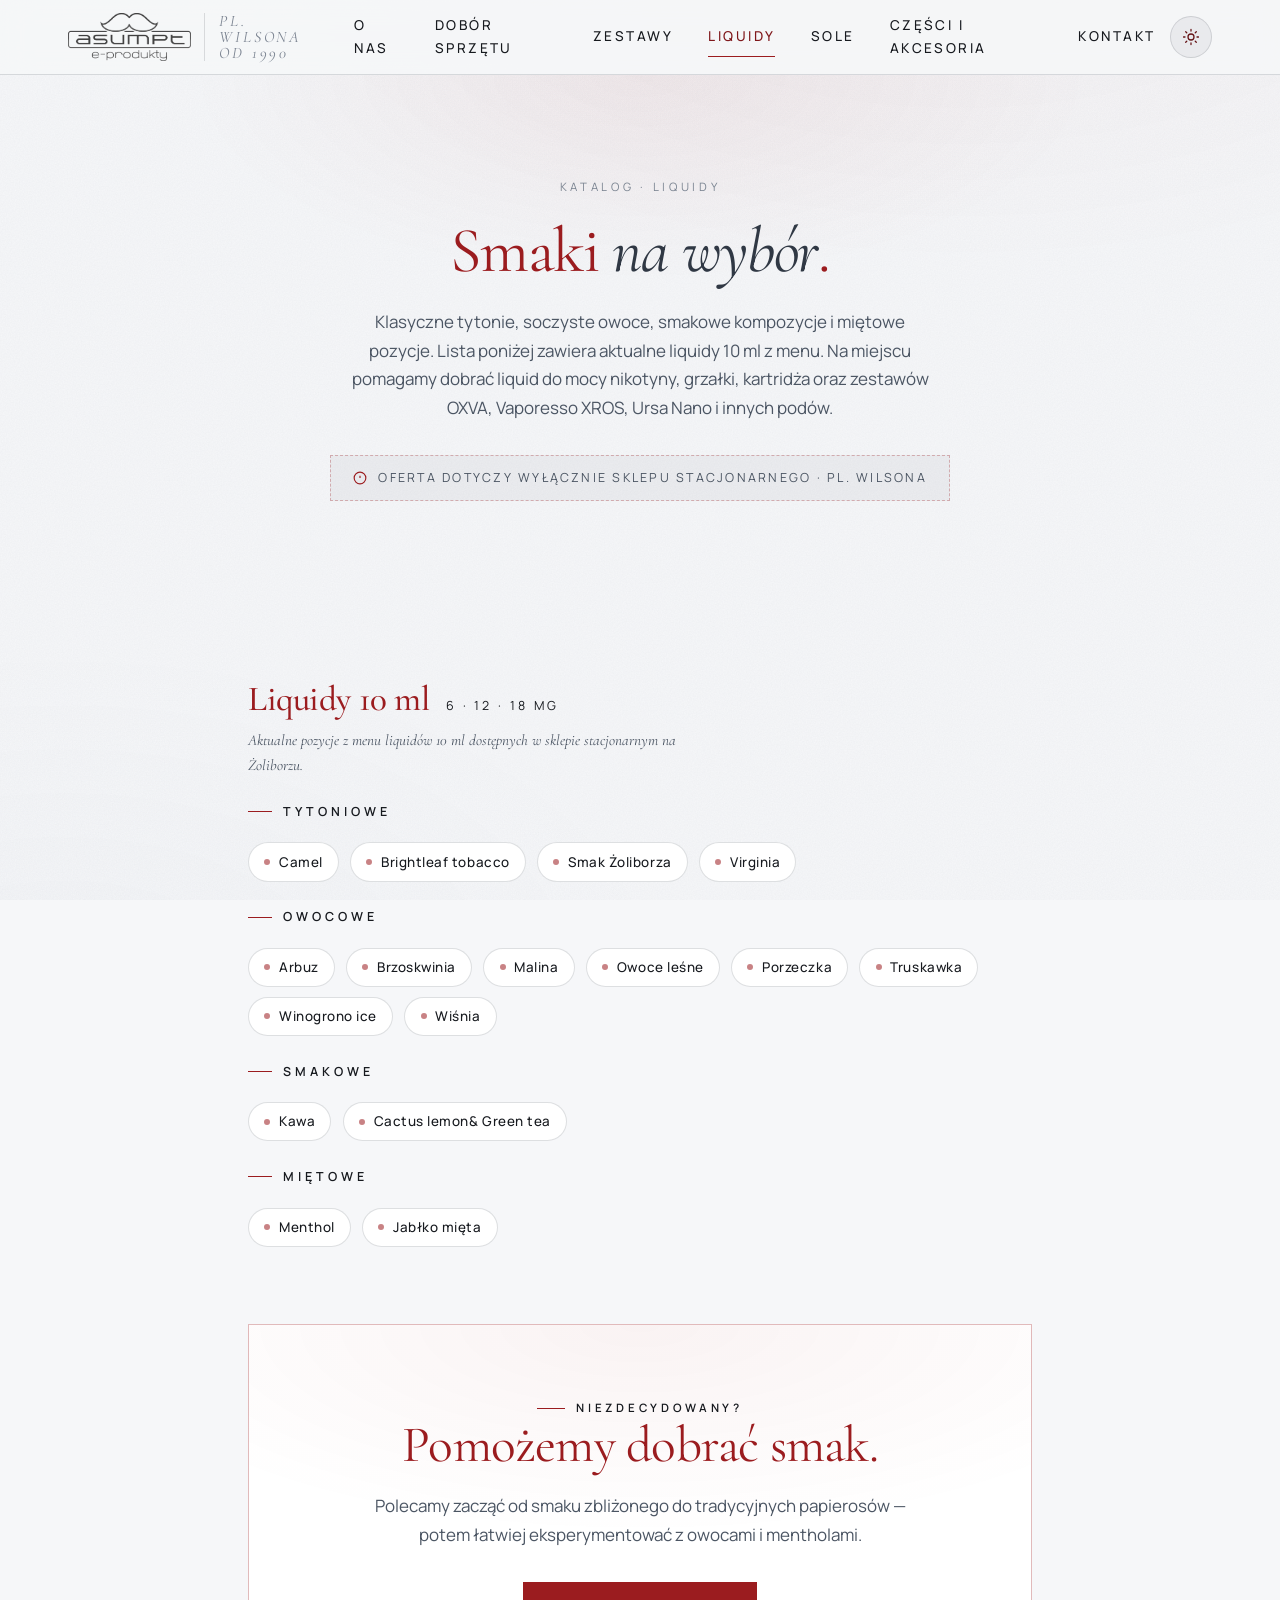
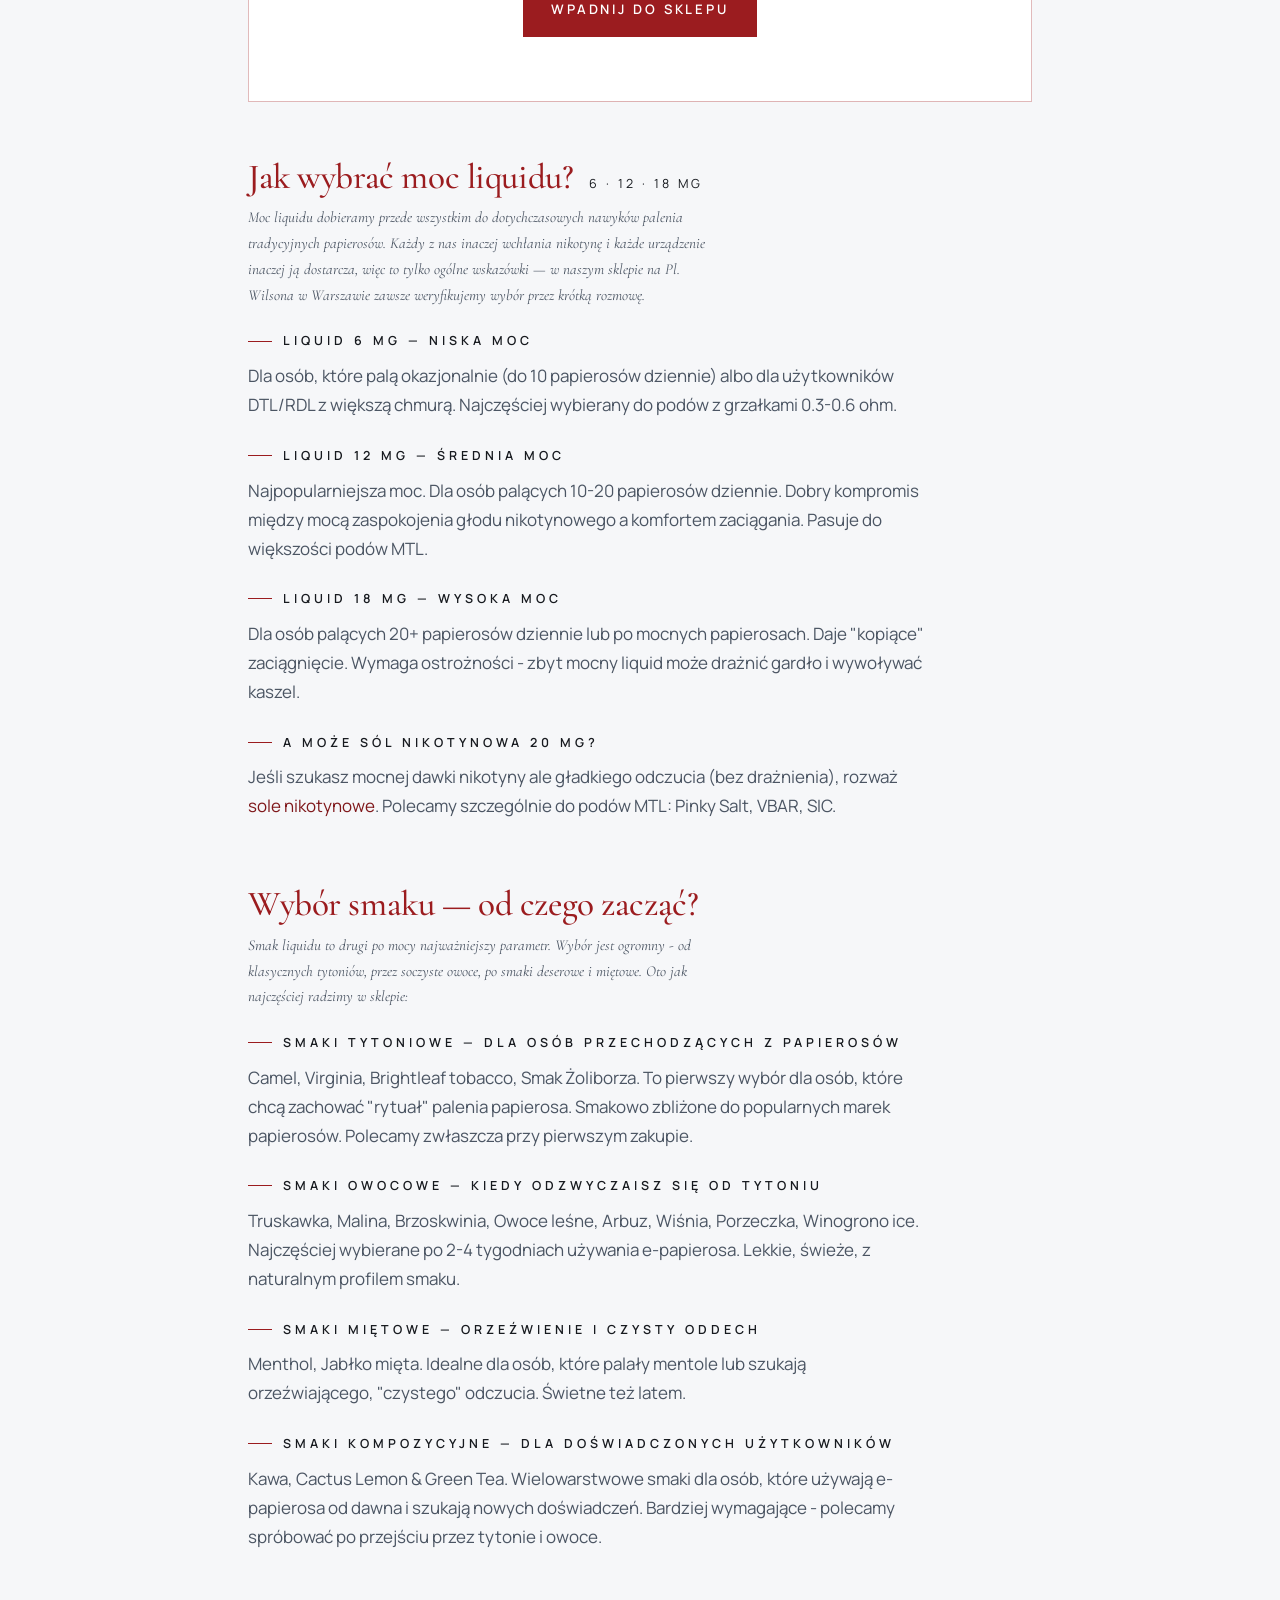
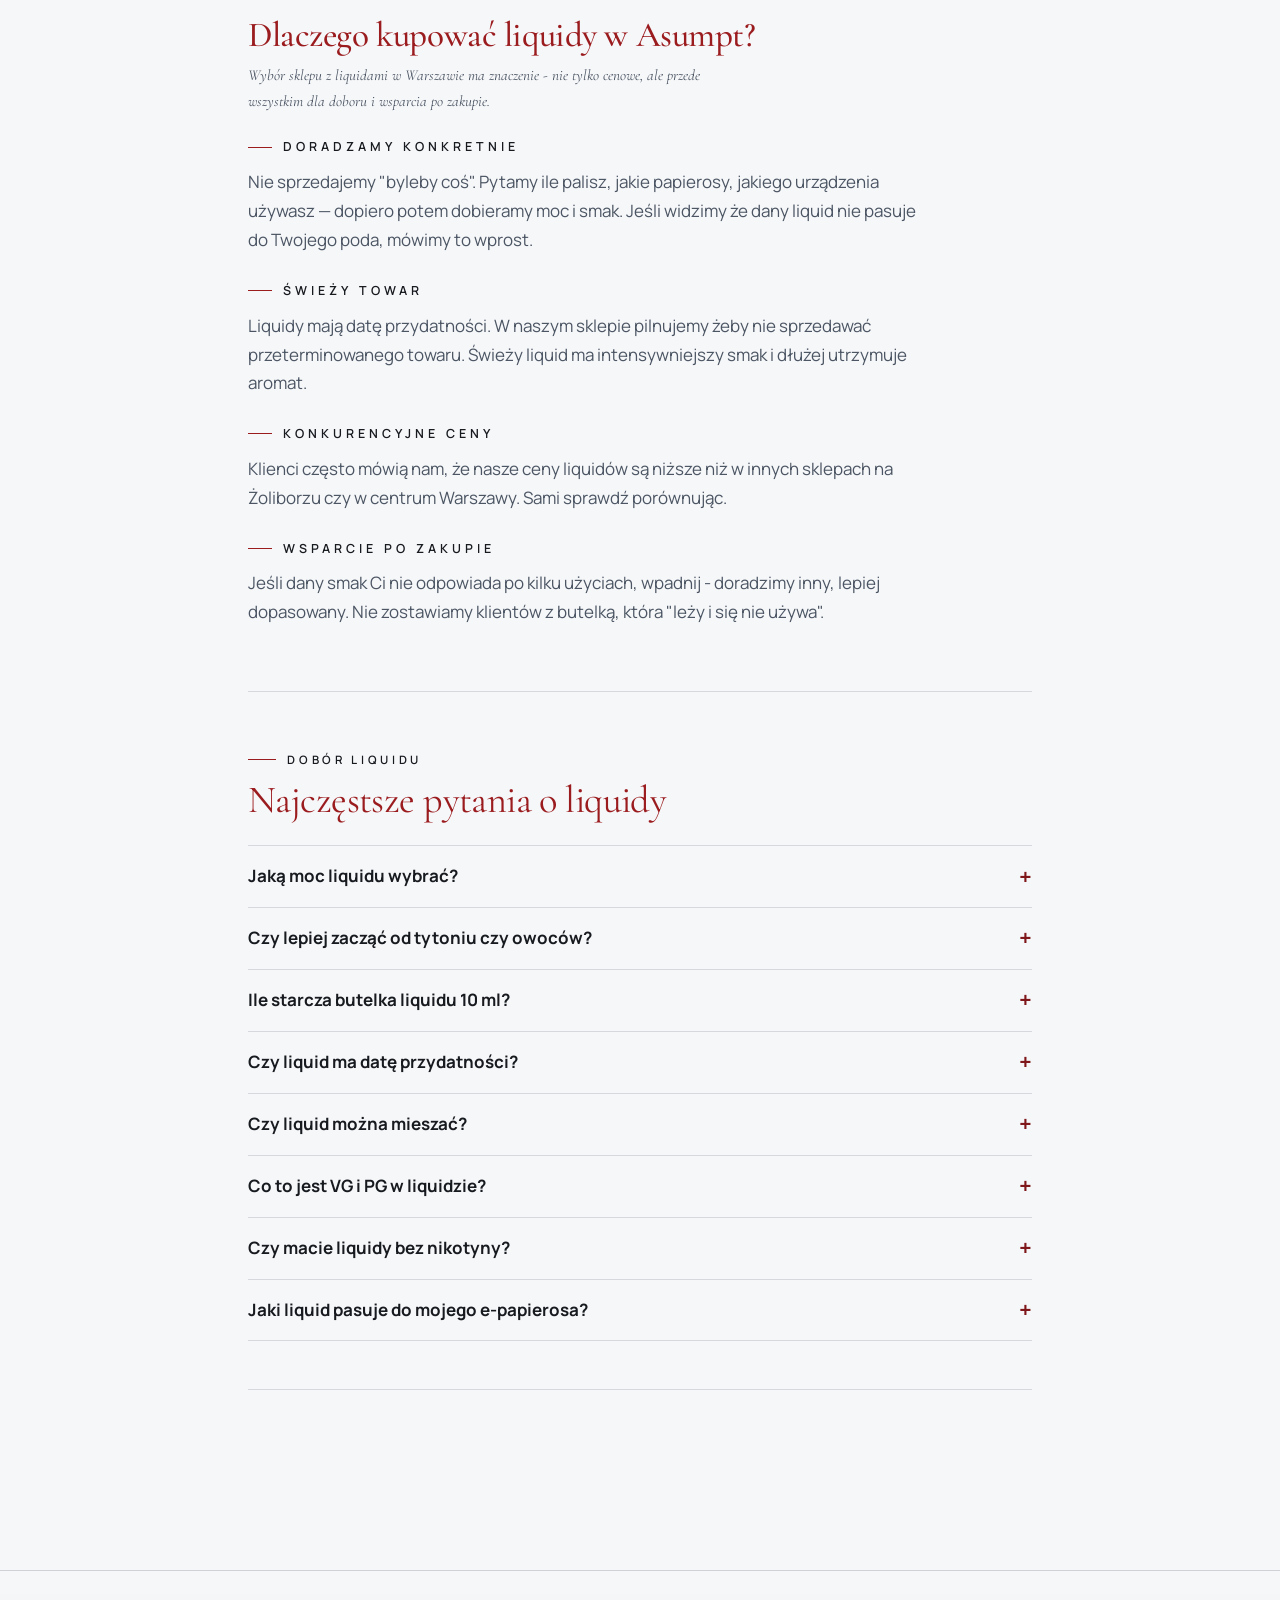
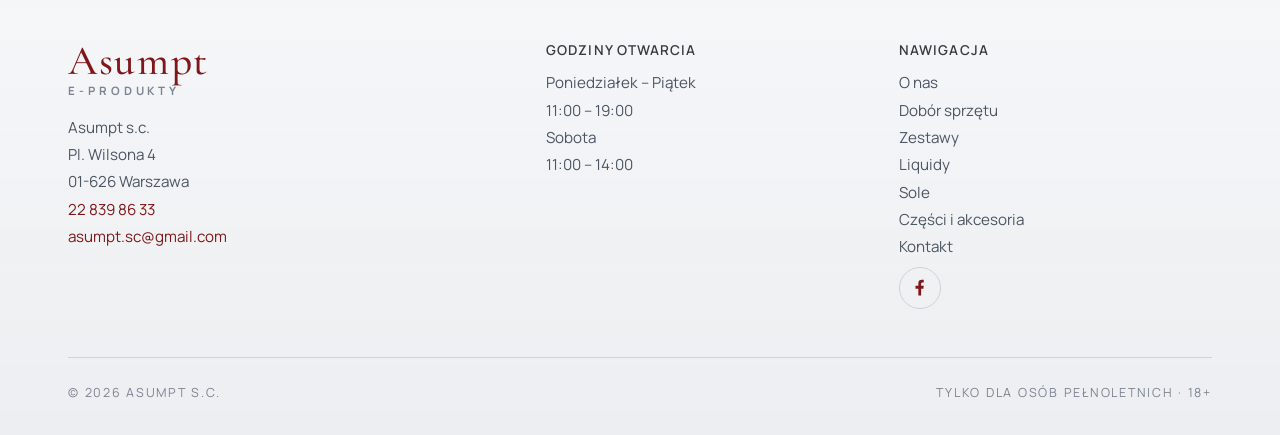
<file: liquidy.html>
<!DOCTYPE html>
<html lang="pl">
<head>
  <meta charset="UTF-8">
  <meta name="viewport" content="width=device-width, initial-scale=1">
  <meta name="robots" content="index, follow">
  <meta name="theme-color" content="#0c0a08">
  <link rel="canonical" href="https://epapierosy-asumpt.pl/liquidy.html">
  <title>Liquidy 10 ml Warszawa Żoliborz · 6/12/18 mg · Asumpt Pl. Wilsona</title>
  <meta name="description" content="Liquidy do e-papierosów 10 ml, moc 6/12/18 mg. Smaki tytoniowe, owocowe, miętowe. Sklep Asumpt na Pl. Wilsona w Warszawie (Żoliborz). Doradzamy dobór.">
  <meta property="og:type" content="website">
  <meta property="og:locale" content="pl_PL">
  <meta property="og:site_name" content="Asumpt e-produkty">
  <meta property="og:title" content="Liquidy 10 ml - Asumpt Warszawa Żoliborz">
  <meta property="og:description" content="Aktualne liquidy 6/12/18 mg: tytoniowe, owocowe, smakowe i miętowe. Sklep stacjonarny Pl. Wilsona 4.">
  <meta property="og:url" content="https://epapierosy-asumpt.pl/liquidy.html">
  <meta property="og:image" content="https://epapierosy-asumpt.pl/assets/img/storefront.jpg">
  <meta name="twitter:card" content="summary_large_image">
  <meta name="twitter:title" content="Liquidy Warszawa Żoliborz">
  <meta name="twitter:description" content="Liquidy 10 ml w sklepie Asumpt na Pl. Wilsona.">
  <meta name="twitter:image" content="https://epapierosy-asumpt.pl/assets/img/storefront.jpg">
  <script>(()=>{try{const t=localStorage.getItem('asumpt-theme')||(matchMedia('(prefers-color-scheme: light)').matches?'light':'dark');if(t==='light')document.documentElement.dataset.theme='light';}catch(e){}})();</script>
  <link rel="icon" type="image/svg+xml" href="assets/favicon.svg">
  <link rel="preconnect" href="https://fonts.googleapis.com">
  <link rel="preconnect" href="https://fonts.gstatic.com" crossorigin>
  <link href="https://fonts.googleapis.com/css2?family=Cormorant+Garamond:ital,wght@0,300;0,400;0,500;0,600;1,300;1,400;1,500&family=Manrope:wght@400;500;600;700&display=swap" rel="stylesheet">
  <link rel="stylesheet" href="css/main.css">
  <link rel="stylesheet" href="css/pages.css">
  <script type="application/ld+json">
  {
    "@context": "https://schema.org",
    "@type": "FAQPage",
    "@id": "https://epapierosy-asumpt.pl/liquidy.html#faq",
    "mainEntity": [
      {
        "@type": "Question",
        "name": "Jaką moc liquidu wybrać?",
        "acceptedAnswer": {
          "@type": "Answer",
          "text": "Do 10 papierosów dziennie - 6 mg, 11-20 papierosów - 12 mg, 20+ lub mocne papierosy - 18 mg lub sól nikotynowa 20 mg. W sklepie weryfikujemy wybór po dopytaniu o styl palenia i typ urządzenia."
        }
      },
      {
        "@type": "Question",
        "name": "Czy lepiej zacząć od tytoniu czy owoców?",
        "acceptedAnswer": {
          "@type": "Answer",
          "text": "Polecamy zacząć od smaku tytoniowego bliskiego dotychczasowym papierosom. Po 2-4 tygodniach łatwiej przejść na owoce, menthole i smaki deserowe."
        }
      },
      {
        "@type": "Question",
        "name": "Ile starcza butelka liquidu 10 ml?",
        "acceptedAnswer": {
          "@type": "Answer",
          "text": "Średnio 5-10 dni dla osoby palącej 10-20 papierosów dziennie. Zależy od oporności grzałki i mocy urządzenia."
        }
      },
      {
        "@type": "Question",
        "name": "Czy liquidy mają datę przydatności?",
        "acceptedAnswer": {
          "@type": "Answer",
          "text": "Tak. Liquidy mają zwykle 2 lata od daty produkcji. Po otwarciu - 6 miesięcy. W Asumpt pilnujemy daty świeżości."
        }
      },
      {
        "@type": "Question",
        "name": "Co to jest VG i PG w liquidzie?",
        "acceptedAnswer": {
          "@type": "Answer",
          "text": "VG (gliceryna roślinna) daje więcej pary i słodszy smak. PG (glikol propylenowy) daje kopiące zaciągnięcie i wyraźniejszy smak. Typowy liquid to 50/50 lub 70/30 VG/PG."
        }
      }
    ]
  }
  </script>
  <script type="application/ld+json">
  {
    "@context": "https://schema.org",
    "@type": "WebPage",
    "@id": "https://epapierosy-asumpt.pl/liquidy.html#webpage",
    "url": "https://epapierosy-asumpt.pl/liquidy.html",
    "name": "Liquidy 10 ml Warszawa Żoliborz · Asumpt Pl. Wilsona",
    "isPartOf": {
      "@id": "https://epapierosy-asumpt.pl/#website"
    },
    "about": {
      "@id": "https://epapierosy-asumpt.pl/#localbusiness"
    },
    "breadcrumb": {
      "@id": "https://epapierosy-asumpt.pl/liquidy.html#breadcrumb"
    },
    "inLanguage": "pl-PL"
  }
  </script>
  <script type="application/ld+json">
  {
    "@context": "https://schema.org",
    "@type": "Store",
    "@id": "https://epapierosy-asumpt.pl/#localbusiness",
    "name": "Asumpt e-produkty",
    "alternateName": "Vape Shop ASUMPT",
    "url": "https://epapierosy-asumpt.pl/",
    "description": "Sklep stacjonarny z e-papierosami, zestawami startowymi, liquidami i solami nikotynowymi na Pl. Wilsona 4 w Warszawie.",
    "telephone": "+48228398633",
    "email": "asumpt.sc@gmail.com",
    "priceRange": "$$",
    "currenciesAccepted": "PLN",
    "paymentAccepted": "Cash, Card",
    "areaServed": "Warszawa, Żoliborz",
    "address": {
      "@type": "PostalAddress",
      "streetAddress": "Plac Wilsona 4",
      "postalCode": "01-626",
      "addressLocality": "Warszawa",
      "addressCountry": "PL"
    },
    "geo": {
      "@type": "GeoCoordinates",
      "latitude": 52.269345,
      "longitude": 20.9851261
    },
    "hasMap": "https://www.google.com/maps/place/Vape+Shop+ASUMPT/@52.269345,20.9851261,17z/data=!4m6!3m5!1s0x471ecbedf2192bd7:0x541fac2cb0e4660a!8m2!3d52.269345!4d20.9851261!16s%2Fg%2F1thnmjmp",
    "sameAs": [
      "https://www.facebook.com/profile.php?id=100057228949370",
      "https://www.google.com/maps/place/Vape+Shop+ASUMPT/@52.269345,20.9851261,17z/data=!4m6!3m5!1s0x471ecbedf2192bd7:0x541fac2cb0e4660a!8m2!3d52.269345!4d20.9851261!16s%2Fg%2F1thnmjmp"
    ],
    "openingHoursSpecification": [
      {
        "@type": "OpeningHoursSpecification",
        "dayOfWeek": ["Monday", "Tuesday", "Wednesday", "Thursday", "Friday"],
        "opens": "11:00",
        "closes": "19:00"
      },
      {
        "@type": "OpeningHoursSpecification",
        "dayOfWeek": "Saturday",
        "opens": "11:00",
        "closes": "14:00"
      }
    ]
  }
  </script>
  <script type="application/ld+json">
  {
    "@context": "https://schema.org",
    "@type": "BreadcrumbList",
    "@id": "https://epapierosy-asumpt.pl/liquidy.html#breadcrumb",
    "itemListElement": [
      {"@type": "ListItem", "position": 1, "name": "Strona główna", "item": "https://epapierosy-asumpt.pl/"},
      {"@type": "ListItem", "position": 2, "name": "Liquidy", "item": "https://epapierosy-asumpt.pl/liquidy.html"}
    ]
  }
  </script>
  <!-- Google Analytics (GA4) -->
  <script async src="https://www.googletagmanager.com/gtag/js?id=G-P2HE9PFHXB"></script>
  <script>
    window.dataLayer = window.dataLayer || [];
    function gtag(){dataLayer.push(arguments);}
    gtag('js', new Date());
    gtag('config', 'G-P2HE9PFHXB');
  </script>
  <style>
    /* Nagłówki w stopce - H3 semantycznie, wygląd jak dawniej H5 */
    .site-footer h3.footer-h {
      font-family: 'Manrope', sans-serif;
      font-size: 0.85rem;
      font-weight: 600;
      letter-spacing: 0.08em;
      text-transform: uppercase;
      margin: 0 0 0.75rem 0;
      color: inherit;
      opacity: 0.85;
    }
  </style>
</head>
<body>
  <a class="skip-link" href="#main">Przejdź do treści</a>

  <header class="site-header">
    <div class="container site-header__bar">
      <a class="site-header__brand" href="/" aria-label="Asumpt — strona główna">
        <img src="assets/img/logo-asumpt.png" alt="Asumpt e-produkty" width="2693" height="1052" decoding="async">
        <span class="site-header__brand-meta">Pl. Wilsona <br> od 1990</span>
      </a>
      <div class="site-header__actions">
        <nav class="site-nav" aria-label="Główna nawigacja">
          <a href="o-nas.html">O nas</a>
          <a href="dobor-sprzetu.html">Dobór sprzętu</a>
          <a href="zestawy.html">Zestawy</a>
          <a href="liquidy.html">Liquidy</a>
          <a href="sole.html">Sole</a>
          <a href="czesci-akcesoria.html">Części i akcesoria</a>
          <a href="kontakt.html">Kontakt</a>
        </nav>
        <button class="theme-toggle" type="button" aria-label="Przełącz motyw jasny / ciemny">
          <svg class="icon-sun" viewBox="0 0 24 24" fill="none" stroke="currentColor" stroke-width="1.7" stroke-linecap="round" aria-hidden="true"><circle cx="12" cy="12" r="4"/><path d="M12 2v2M12 20v2M4.93 4.93l1.41 1.41M17.66 17.66l1.41 1.41M2 12h2M20 12h2M4.93 19.07l1.41-1.41M17.66 6.34l1.41-1.41"/></svg>
          <svg class="icon-moon" viewBox="0 0 24 24" fill="none" stroke="currentColor" stroke-width="1.7" stroke-linecap="round" stroke-linejoin="round" aria-hidden="true"><path d="M21 12.79A9 9 0 1 1 11.21 3 7 7 0 0 0 21 12.79z"/></svg>
        </button>
        <button class="nav-toggle" aria-label="Menu" aria-expanded="false">
          <span></span><span></span><span></span>
        </button>
      </div>
    </div>
  </header>
  <div class="mobile-drawer" aria-hidden="true">
    <div class="mobile-drawer__panel">
      <a href="o-nas.html">O nas</a>
      <a href="dobor-sprzetu.html">Dobór sprzętu</a>
      <a href="zestawy.html">Zestawy</a>
      <a href="liquidy.html">Liquidy</a>
      <a href="sole.html">Sole</a>
      <a href="czesci-akcesoria.html">Części i akcesoria</a>
      <a href="kontakt.html">Kontakt</a>
      <button class="theme-toggle" type="button" aria-label="Przełącz motyw">
        <span class="label-light">Tryb jasny</span>
        <span class="label-dark">Tryb ciemny</span>
        <svg class="icon-sun" viewBox="0 0 24 24" fill="none" stroke="currentColor" stroke-width="1.7" stroke-linecap="round" aria-hidden="true"><circle cx="12" cy="12" r="4"/><path d="M12 2v2M12 20v2M4.93 4.93l1.41 1.41M17.66 17.66l1.41 1.41M2 12h2M20 12h2M4.93 19.07l1.41-1.41M17.66 6.34l1.41-1.41"/></svg>
        <svg class="icon-moon" viewBox="0 0 24 24" fill="none" stroke="currentColor" stroke-width="1.7" stroke-linecap="round" stroke-linejoin="round" aria-hidden="true"><path d="M21 12.79A9 9 0 1 1 11.21 3 7 7 0 0 0 21 12.79z"/></svg>
      </button>
      <div class="mobile-drawer__meta">Pl. Wilsona 4 · Warszawa<br>22 839 86 33</div>
    </div>
  </div>

  <main id="main">

    <section class="page-hero">
      <div class="container page-hero__inner reveal">
        <div class="page-hero__crumb">Katalog · Liquidy</div>
        <h1>Smaki <em class="serif-italic">na wybór</em>.</h1>
        <p>Klasyczne tytonie, soczyste owoce, smakowe kompozycje i miętowe pozycje. Lista poniżej zawiera aktualne liquidy 10 ml z menu. Na miejscu pomagamy dobrać liquid do mocy nikotyny, grzałki, kartridża oraz zestawów OXVA, Vaporesso XROS, Ursa Nano i innych podów.</p>
        <div class="text-center mt-md">
          <span class="disclaimer-banner">
            <svg width="14" height="14" viewBox="0 0 24 24" fill="none" stroke="currentColor" stroke-width="2"><circle cx="12" cy="12" r="10"/><path d="M12 8v4M12 16h.01"/></svg>
            Oferta dotyczy wyłącznie sklepu stacjonarnego &middot; Pl. Wilsona
          </span>
        </div>
      </div>
    </section>

    <section class="section">
      <div class="container narrow">

        <!-- Standard 10 ml -->
        <section class="flavor-section reveal" id="standard">
          <div class="flavor-section__head">
            <h3>Liquidy 10 ml</h3>
            <span class="meta">6 · 12 · 18 mg</span>
          </div>
          <p class="flavor-section__sub">Aktualne pozycje z menu liquidów 10 ml dostępnych w sklepie stacjonarnym na Żoliborzu.</p>

          <div class="flavor-group">
            <h4>Tytoniowe</h4>
            <div class="tag-cloud">
              <span class="tag">Camel</span>
              <span class="tag">Brightleaf tobacco</span>
              <span class="tag">Smak Żoliborza</span>
              <span class="tag">Virginia</span>
            </div>
          </div>

          <div class="flavor-group">
            <h4>Owocowe</h4>
            <div class="tag-cloud">
              <span class="tag">Arbuz</span>
              <span class="tag">Brzoskwinia</span>
              <span class="tag">Malina</span>
              <span class="tag">Owoce leśne</span>
              <span class="tag">Porzeczka</span>
              <span class="tag">Truskawka</span>
              <span class="tag">Winogrono ice</span>
              <span class="tag">Wiśnia</span>
            </div>
          </div>

          <div class="flavor-group">
            <h4>Smakowe</h4>
            <div class="tag-cloud">
              <span class="tag">Kawa</span>
              <span class="tag">Cactus lemon&amp; Green tea</span>
            </div>
          </div>

          <div class="flavor-group">
            <h4>Miętowe</h4>
            <div class="tag-cloud">
              <span class="tag">Menthol</span>
              <span class="tag">Jabłko mięta</span>
            </div>
          </div>
        </section>

        <div class="cta-banner reveal mt-lg">
          <span class="eyebrow">Niezdecydowany?</span>
          <h2>Pomożemy dobrać smak.</h2>
          <p>Polecamy zacząć od smaku zbliżonego do tradycyjnych papierosów &mdash; potem łatwiej eksperymentować z owocami i mentholami.</p>
          <a class="btn btn-primary" href="kontakt.html">Wpadnij do sklepu</a>
        </div>

        <!-- SEKCJA: JAK WYBRAĆ MOC -->
        <section class="flavor-section reveal mt-lg">
          <div class="flavor-section__head">
            <h3>Jak wybrać moc liquidu?</h3>
            <span class="meta">6 · 12 · 18 mg</span>
          </div>
          <p class="flavor-section__sub">Moc liquidu dobieramy przede wszystkim do dotychczasowych nawyków palenia tradycyjnych papierosów. Każdy z nas inaczej wchłania nikotynę i każde urządzenie inaczej ją dostarcza, więc to tylko ogólne wskazówki — w naszym sklepie na Pl. Wilsona w Warszawie zawsze weryfikujemy wybór przez krótką rozmowę.</p>
          <div class="flavor-group">
            <h4>Liquid 6 mg — niska moc</h4>
            <p>Dla osób, które palą okazjonalnie (do 10 papierosów dziennie) albo dla użytkowników DTL/RDL z większą chmurą. Najczęściej wybierany do podów z grzałkami 0.3-0.6 ohm.</p>
          </div>
          <div class="flavor-group">
            <h4>Liquid 12 mg — średnia moc</h4>
            <p>Najpopularniejsza moc. Dla osób palących 10-20 papierosów dziennie. Dobry kompromis między mocą zaspokojenia głodu nikotynowego a komfortem zaciągania. Pasuje do większości podów MTL.</p>
          </div>
          <div class="flavor-group">
            <h4>Liquid 18 mg — wysoka moc</h4>
            <p>Dla osób palących 20+ papierosów dziennie lub po mocnych papierosach. Daje "kopiące" zaciągnięcie. Wymaga ostrożności - zbyt mocny liquid może drażnić gardło i wywoływać kaszel.</p>
          </div>
          <div class="flavor-group">
            <h4>A może sól nikotynowa 20 mg?</h4>
            <p>Jeśli szukasz mocnej dawki nikotyny ale gładkiego odczucia (bez drażnienia), rozważ <a href="sole.html">sole nikotynowe</a>. Polecamy szczególnie do podów MTL: Pinky Salt, VBAR, SIC.</p>
          </div>
        </section>

        <!-- SEKCJA: TYPY SMAKÓW -->
        <section class="flavor-section reveal mt-lg">
          <div class="flavor-section__head">
            <h3>Wybór smaku — od czego zacząć?</h3>
          </div>
          <p class="flavor-section__sub">Smak liquidu to drugi po mocy najważniejszy parametr. Wybór jest ogromny - od klasycznych tytoniów, przez soczyste owoce, po smaki deserowe i miętowe. Oto jak najczęściej radzimy w sklepie:</p>
          <div class="flavor-group">
            <h4>Smaki tytoniowe — dla osób przechodzących z papierosów</h4>
            <p>Camel, Virginia, Brightleaf tobacco, Smak Żoliborza. To pierwszy wybór dla osób, które chcą zachować "rytuał" palenia papierosa. Smakowo zbliżone do popularnych marek papierosów. Polecamy zwłaszcza przy pierwszym zakupie.</p>
          </div>
          <div class="flavor-group">
            <h4>Smaki owocowe — kiedy odzwyczaisz się od tytoniu</h4>
            <p>Truskawka, Malina, Brzoskwinia, Owoce leśne, Arbuz, Wiśnia, Porzeczka, Winogrono ice. Najczęściej wybierane po 2-4 tygodniach używania e-papierosa. Lekkie, świeże, z naturalnym profilem smaku.</p>
          </div>
          <div class="flavor-group">
            <h4>Smaki miętowe — orzeźwienie i czysty oddech</h4>
            <p>Menthol, Jabłko mięta. Idealne dla osób, które palały mentole lub szukają orzeźwiającego, "czystego" odczucia. Świetne też latem.</p>
          </div>
          <div class="flavor-group">
            <h4>Smaki kompozycyjne — dla doświadczonych użytkowników</h4>
            <p>Kawa, Cactus Lemon &amp; Green Tea. Wielowarstwowe smaki dla osób, które używają e-papierosa od dawna i szukają nowych doświadczeń. Bardziej wymagające - polecamy spróbować po przejściu przez tytonie i owoce.</p>
          </div>
        </section>

        <!-- SEKCJA: DLACZEGO U NAS -->
        <section class="flavor-section reveal mt-lg">
          <div class="flavor-section__head">
            <h3>Dlaczego kupować liquidy w Asumpt?</h3>
          </div>
          <p class="flavor-section__sub">Wybór sklepu z liquidami w Warszawie ma znaczenie - nie tylko cenowe, ale przede wszystkim dla doboru i wsparcia po zakupie.</p>
          <div class="flavor-group">
            <h4>Doradzamy konkretnie</h4>
            <p>Nie sprzedajemy "byleby coś". Pytamy ile palisz, jakie papierosy, jakiego urządzenia używasz — dopiero potem dobieramy moc i smak. Jeśli widzimy że dany liquid nie pasuje do Twojego poda, mówimy to wprost.</p>
          </div>
          <div class="flavor-group">
            <h4>Świeży towar</h4>
            <p>Liquidy mają datę przydatności. W naszym sklepie pilnujemy żeby nie sprzedawać przeterminowanego towaru. Świeży liquid ma intensywniejszy smak i dłużej utrzymuje aromat.</p>
          </div>
          <div class="flavor-group">
            <h4>Konkurencyjne ceny</h4>
            <p>Klienci często mówią nam, że nasze ceny liquidów są niższe niż w innych sklepach na Żoliborzu czy w centrum Warszawy. Sami sprawdź porównując.</p>
          </div>
          <div class="flavor-group">
            <h4>Wsparcie po zakupie</h4>
            <p>Jeśli dany smak Ci nie odpowiada po kilku użyciach, wpadnij - doradzimy inny, lepiej dopasowany. Nie zostawiamy klientów z butelką, która "leży i się nie używa".</p>
          </div>
        </section>

        <div class="faq-block reveal mt-lg" id="faq">
          <span class="eyebrow">Dobór liquidu</span>
          <h2>Najczęstsze pytania o liquidy</h2>
          <details>
            <summary>Jaką moc liquidu wybrać?</summary>
            <p>Najprościej: 10 papierosów dziennie → 6 mg, 11-20 → 12 mg, 20+ lub mocne papierosy → 18 mg lub sól 20 mg. Ale to tylko punkt wyjścia. W sklepie na Pl. Wilsona dobieramy moc także do oporności grzałki, stylu zaciągania (MTL vs RDL) i indywidualnej wrażliwości na nikotynę.</p>
          </details>
          <details>
            <summary>Czy lepiej zacząć od tytoniu czy owoców?</summary>
            <p>Polecamy zacząć od smaku tytoniowego bliskiego Twoim dotychczasowym papierosom. Po 2-4 tygodniach, gdy technika e-palenia jest opanowana, łatwiej przejść na owoce, menthole i smaki deserowe. Zbyt szybkie przejście na owoce często prowadzi do rozczarowania.</p>
          </details>
          <details>
            <summary>Ile starcza butelka liquidu 10 ml?</summary>
            <p>Przeciętnie 5-10 dni dla osoby palącej 10-20 papierosów dziennie. Zależy też od oporności grzałki (niska oporność = większe zużycie liquidu) i mocy w watach. Heavy userzy podów MTL używają nawet 10 ml dziennie, lekko palący - jedną butelkę na 2 tygodnie.</p>
          </details>
          <details>
            <summary>Czy liquid ma datę przydatności?</summary>
            <p>Tak. Liquidy mają zwykle 2 lata daty produkcji. Po otwarciu - 6 miesięcy. Przeterminowany liquid traci aromat i może mieć utleniony, gorzki smak. W Asumpt pilnujemy daty świeżości - dlatego mamy zwykle świeży towar.</p>
          </details>
          <details>
            <summary>Czy liquid można mieszać?</summary>
            <p>Tak, można mieszać liquidy o tej samej mocy nikotyny i podobnym profilu (np. dwa owocowe). Mieszanie różnych mocy nikotyny da pośrednią moc. Profesjonalnie nazywamy to "blending" - czasem powstają ciekawe kompozycje smakowe. Doradzamy przy pierwszych próbach.</p>
          </details>
          <details>
            <summary>Co to jest VG i PG w liquidzie?</summary>
            <p>VG (gliceryna roślinna) - daje więcej pary i słodszy smak. PG (glikol propylenowy) - daje "throat hit" (kopiące zaciągnięcie) i wyraźniej oddaje smak. Typowy liquid to 50/50 lub 70/30 VG/PG. Do podów MTL polecamy 50/50, do DTL z większą chmurą - 70/30 lub wyższe VG.</p>
          </details>
          <details>
            <summary>Czy macie liquidy bez nikotyny?</summary>
            <p>Tak, mamy też liquidy 0 mg dla osób, które chcą zachować rytuał e-palenia bez dawki nikotyny. To często ostatni krok dla osób które przeszły długą drogę od papierosów do "czystego" wapowania.</p>
          </details>
          <details>
            <summary>Jaki liquid pasuje do mojego e-papierosa?</summary>
            <p>Zależy od urządzenia. Pody MTL (XROS, XLIM, Ursa Nano) - liquid 6-18 mg, 50/50 lub 70/30 VG/PG. Pod mody DTL (Voopoo Drag, Argus) - liquid 3-6 mg, 70/30 lub wyższe VG. Sprzęt nie ma znaczenia? Wpadnij z urządzeniem - sprawdzimy co najlepiej pasuje.</p>
          </details>
        </div>

      </div>
    </section>

  </main>

  <footer class="site-footer">
    <div class="container">
      <div class="site-footer__grid">
        <div class="site-footer__brand">
          <div class="site-footer__wordmark">Asumpt <span>e-produkty</span></div>
          <p>Asumpt s.c.<br>Pl. Wilsona 4<br>01-626 Warszawa</p>
          <p>
            <a href="tel:+48228398633">22 839 86 33</a><br>
            <a href="mailto:asumpt.sc@gmail.com">asumpt.sc@gmail.com</a>
          </p>
        </div>
        <div>
          <h3 class="footer-h">Godziny otwarcia</h3>
          <p>Poniedziałek – Piątek<br>11:00 – 19:00</p>
          <p>Sobota<br>11:00 – 14:00</p>
        </div>
        <div>
          <h3 class="footer-h">Nawigacja</h3>
          <ul class="site-footer__nav">
            <li><a href="o-nas.html">O nas</a></li>
            <li><a href="dobor-sprzetu.html">Dobór sprzętu</a></li>
            <li><a href="zestawy.html">Zestawy</a></li>
            <li><a href="liquidy.html">Liquidy</a></li>
            <li><a href="sole.html">Sole</a></li>
            <li><a href="czesci-akcesoria.html">Części i akcesoria</a></li>
            <li><a href="kontakt.html">Kontakt</a></li>
          </ul>
          <a class="site-footer__social" href="https://www.facebook.com/profile.php?id=100057228949370" target="_blank" rel="noopener" aria-label="Facebook Asumpt">
            <svg width="18" height="18" viewBox="0 0 24 24" fill="currentColor"><path d="M13.5 22v-9h3l.5-4h-3.5V6.5c0-1.2.3-2 2-2H17V1.1c-.4 0-1.5-.1-2.7-.1-2.7 0-4.5 1.6-4.5 4.6V9H6v4h3.8v9h3.7z"/></svg>
          </a>
        </div>
      </div>
      <div class="site-footer__legal">
        <span>© <span data-year>2026</span> Asumpt s.c.</span>
        <span>Tylko dla osób pełnoletnich · 18+</span>
      </div>
    </div>
  </footer>

  <nav class="mobile-quick-actions" aria-label="Szybki kontakt">
    <a href="tel:+48228398633">Zadzwoń</a>
    <a href="kontakt.html">Mapa</a>
  </nav>

  <button class="back-to-top" aria-label="Powrót na górę">
    <svg width="18" height="18" viewBox="0 0 24 24" fill="none" stroke="currentColor" stroke-width="2"><path d="M12 19V5M5 12l7-7 7 7"/></svg>
  </button>

  <script src="js/main.js" defer></script>
</body>
</html>
</file>
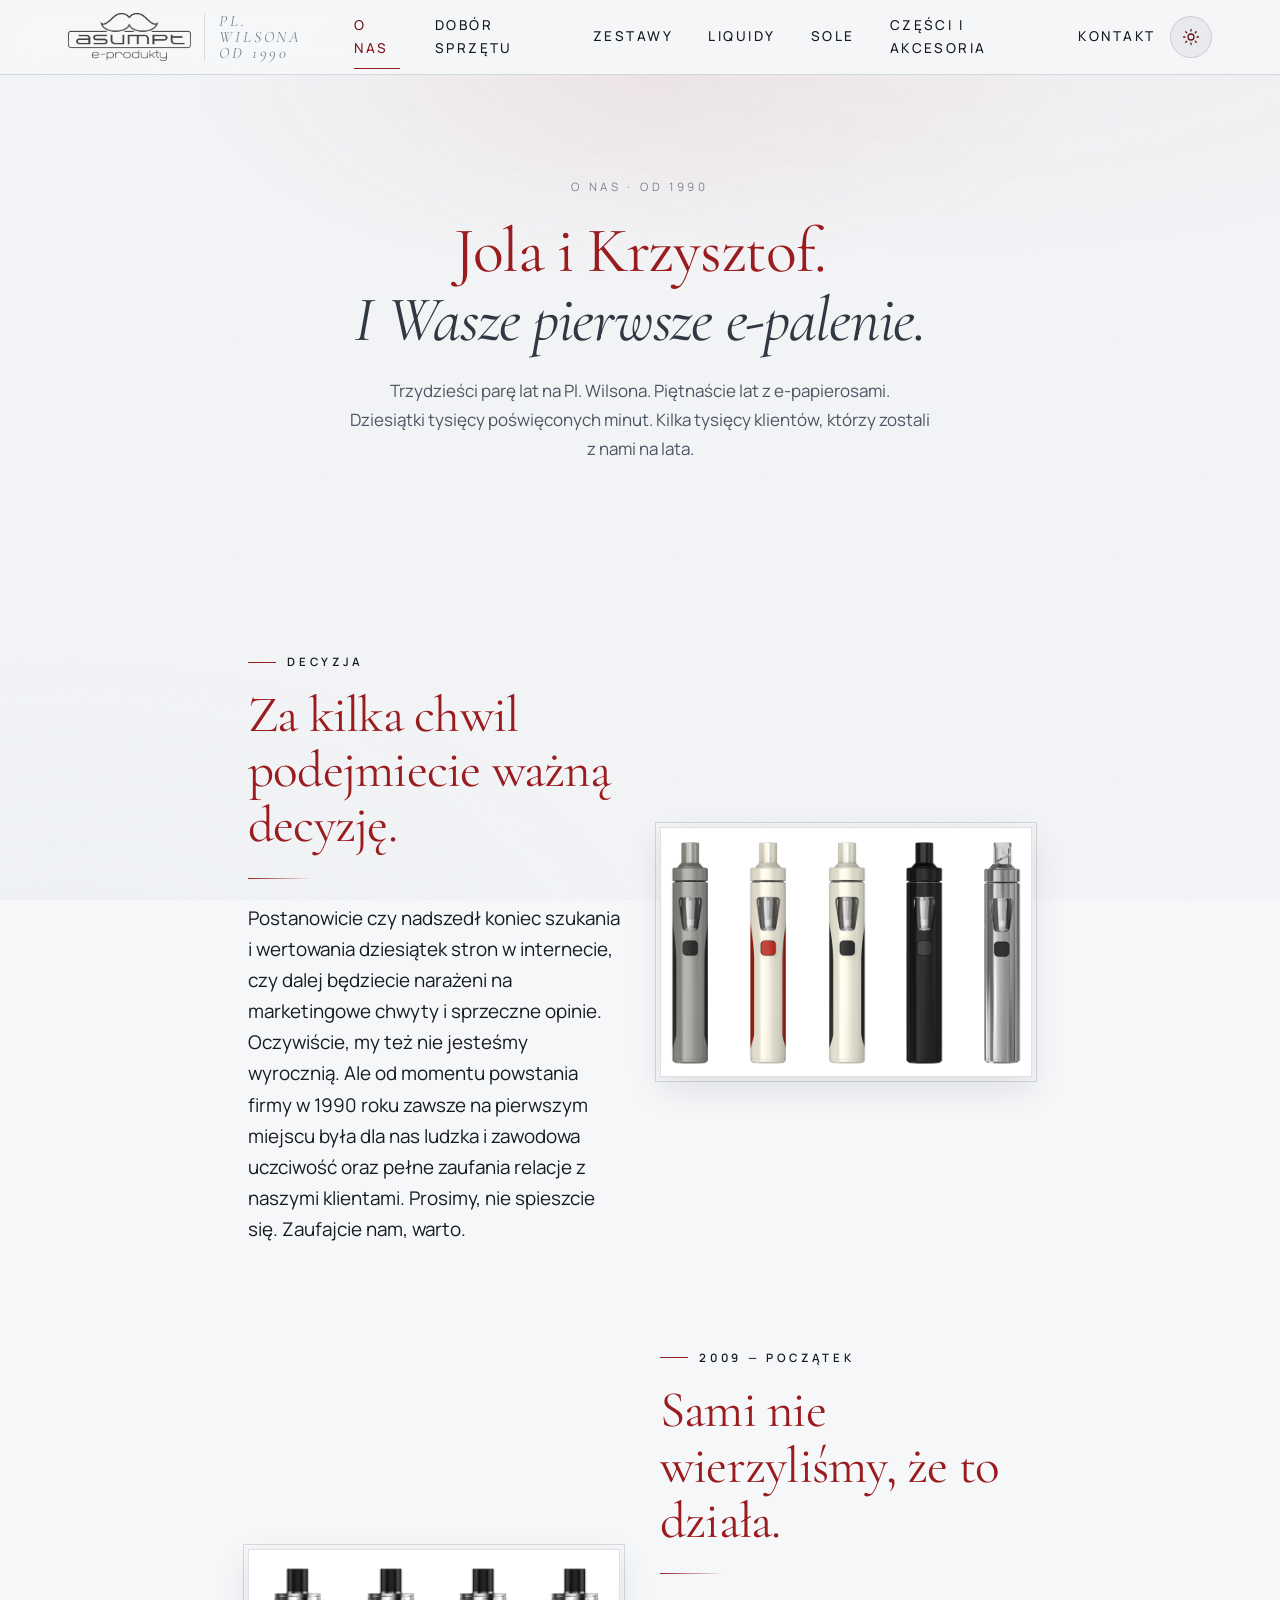
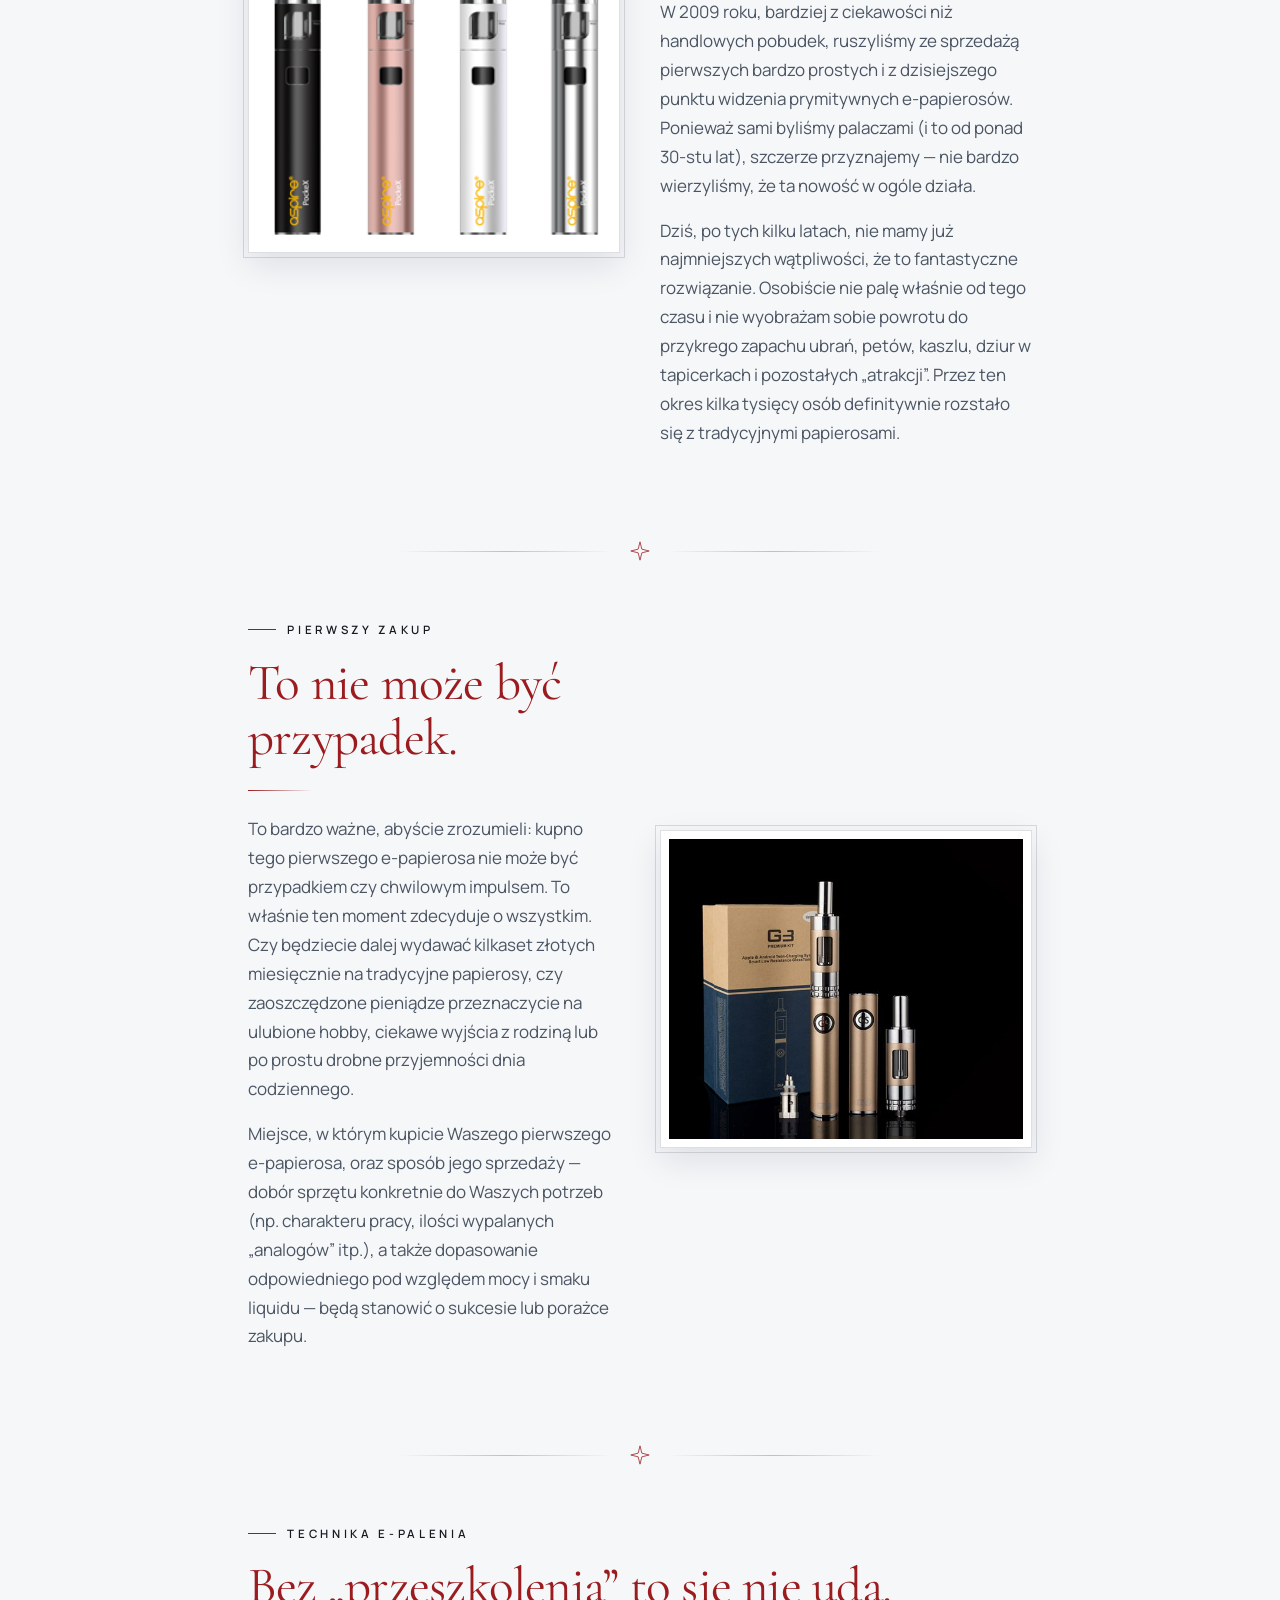
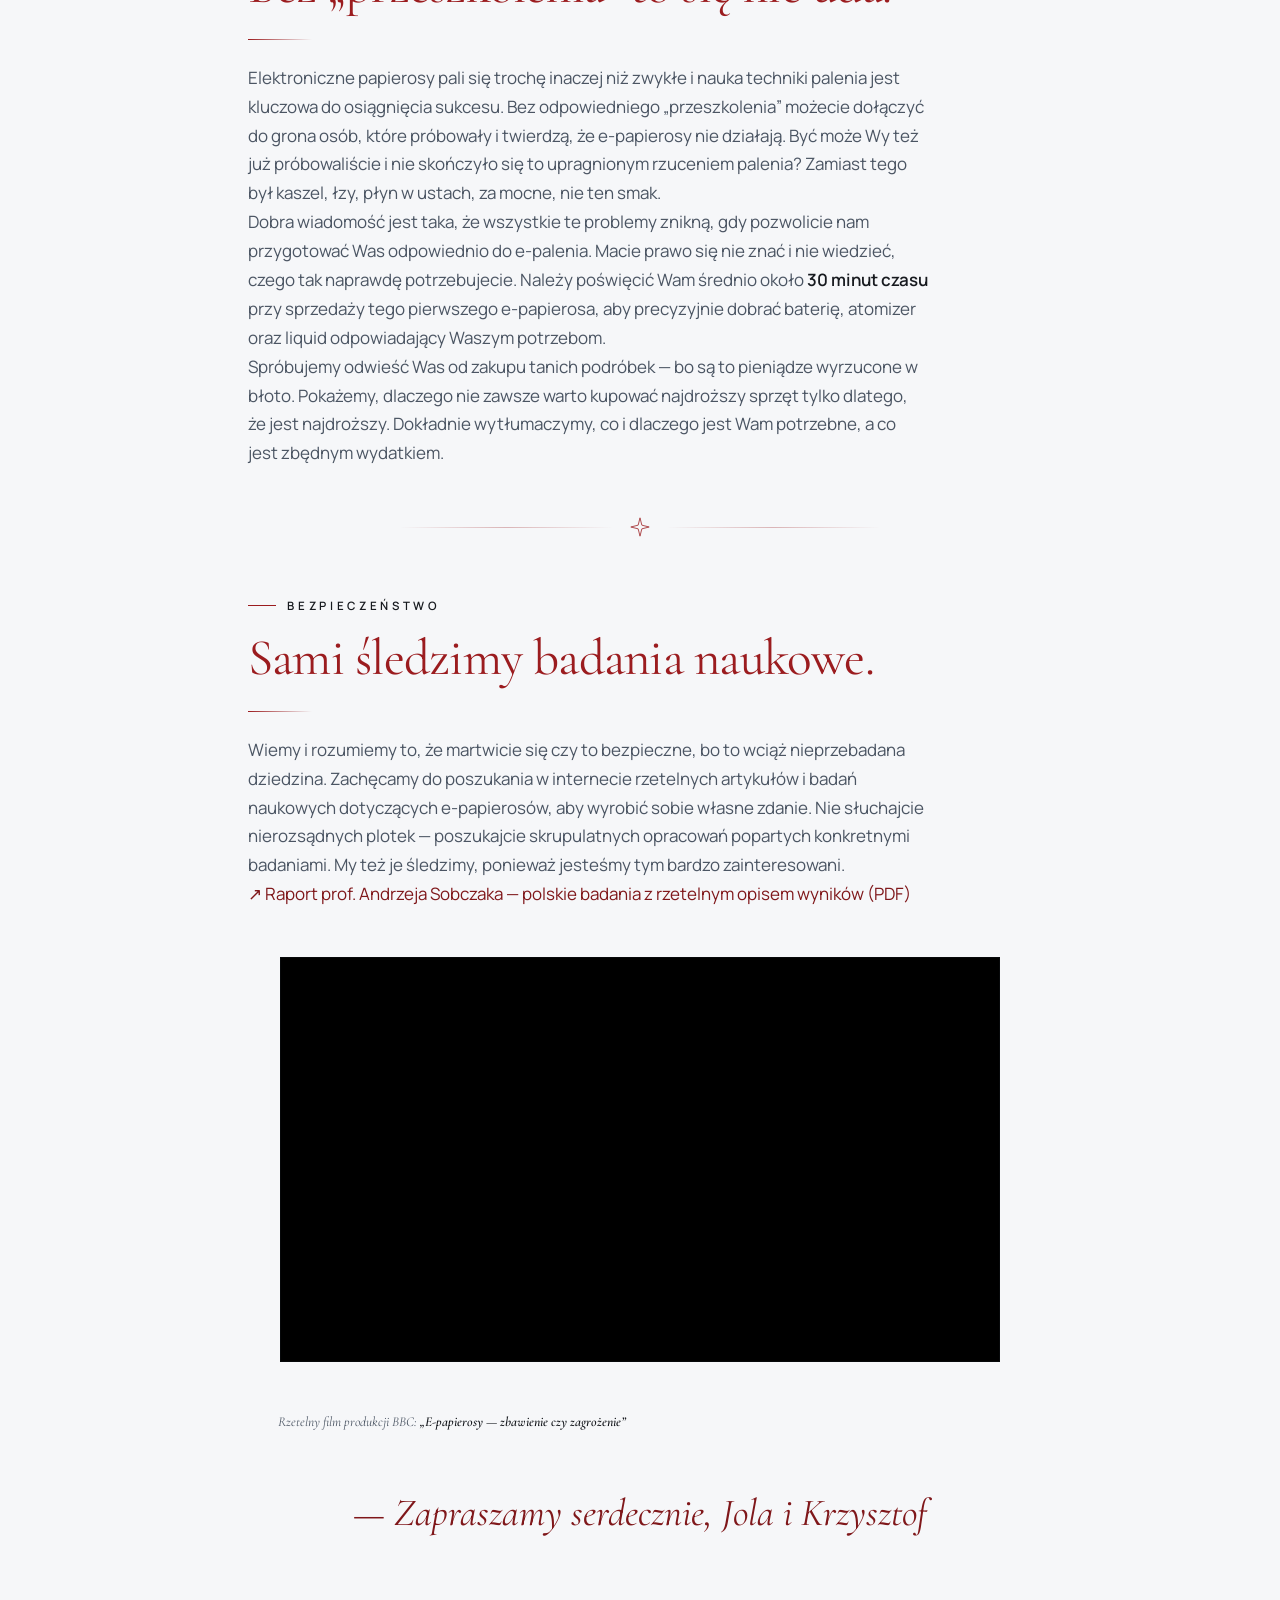
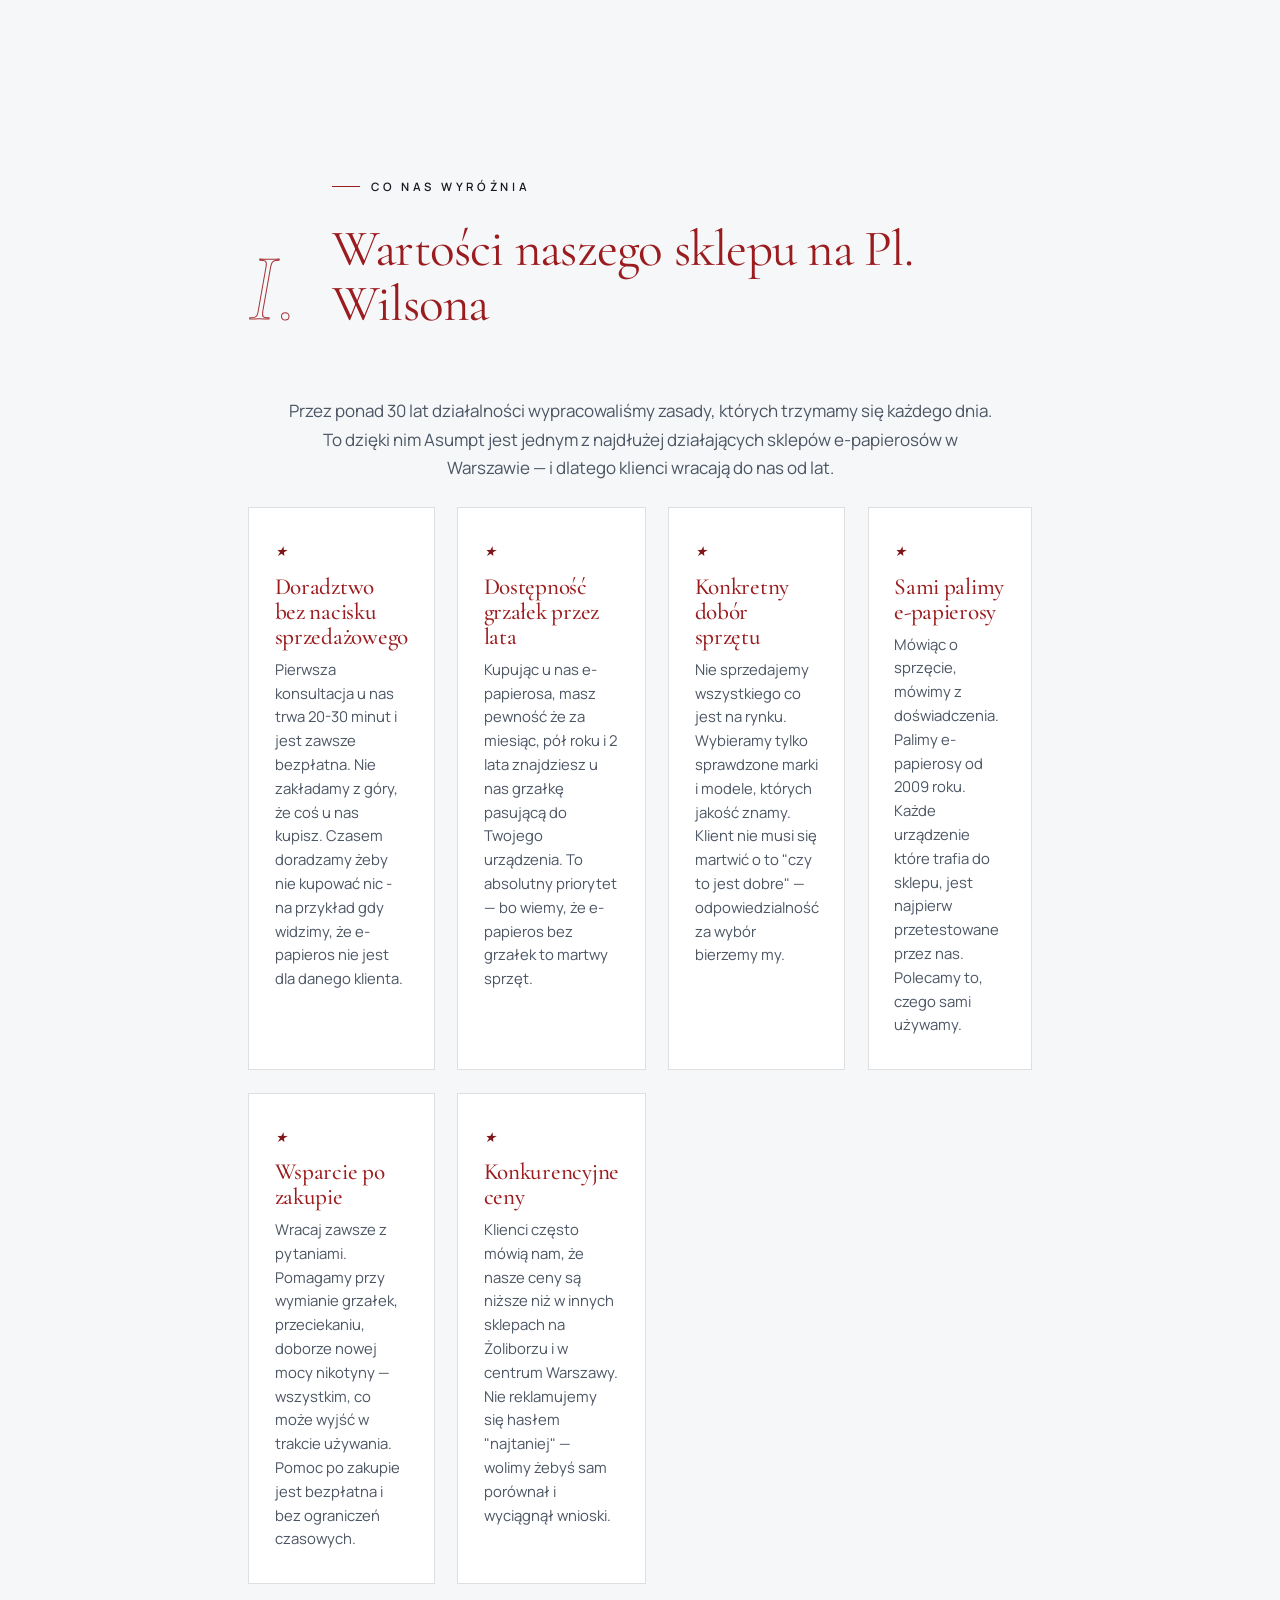
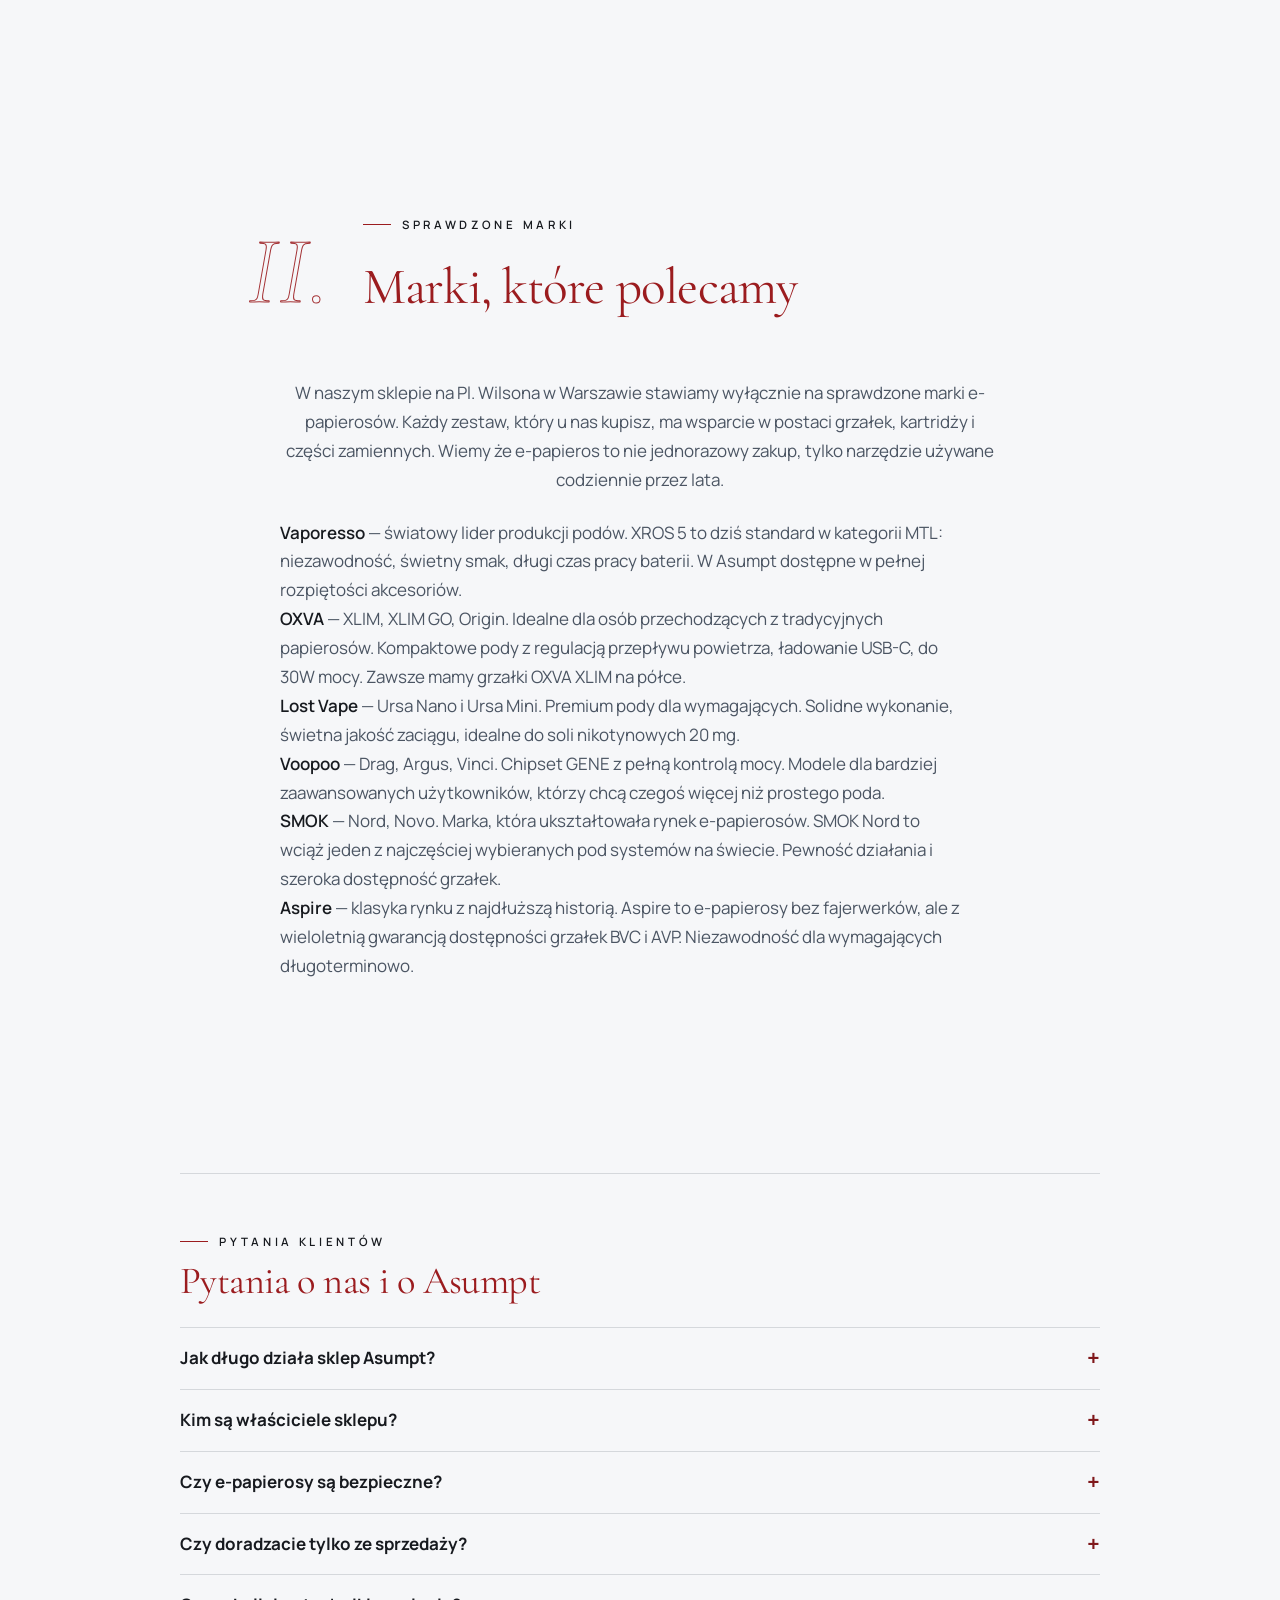
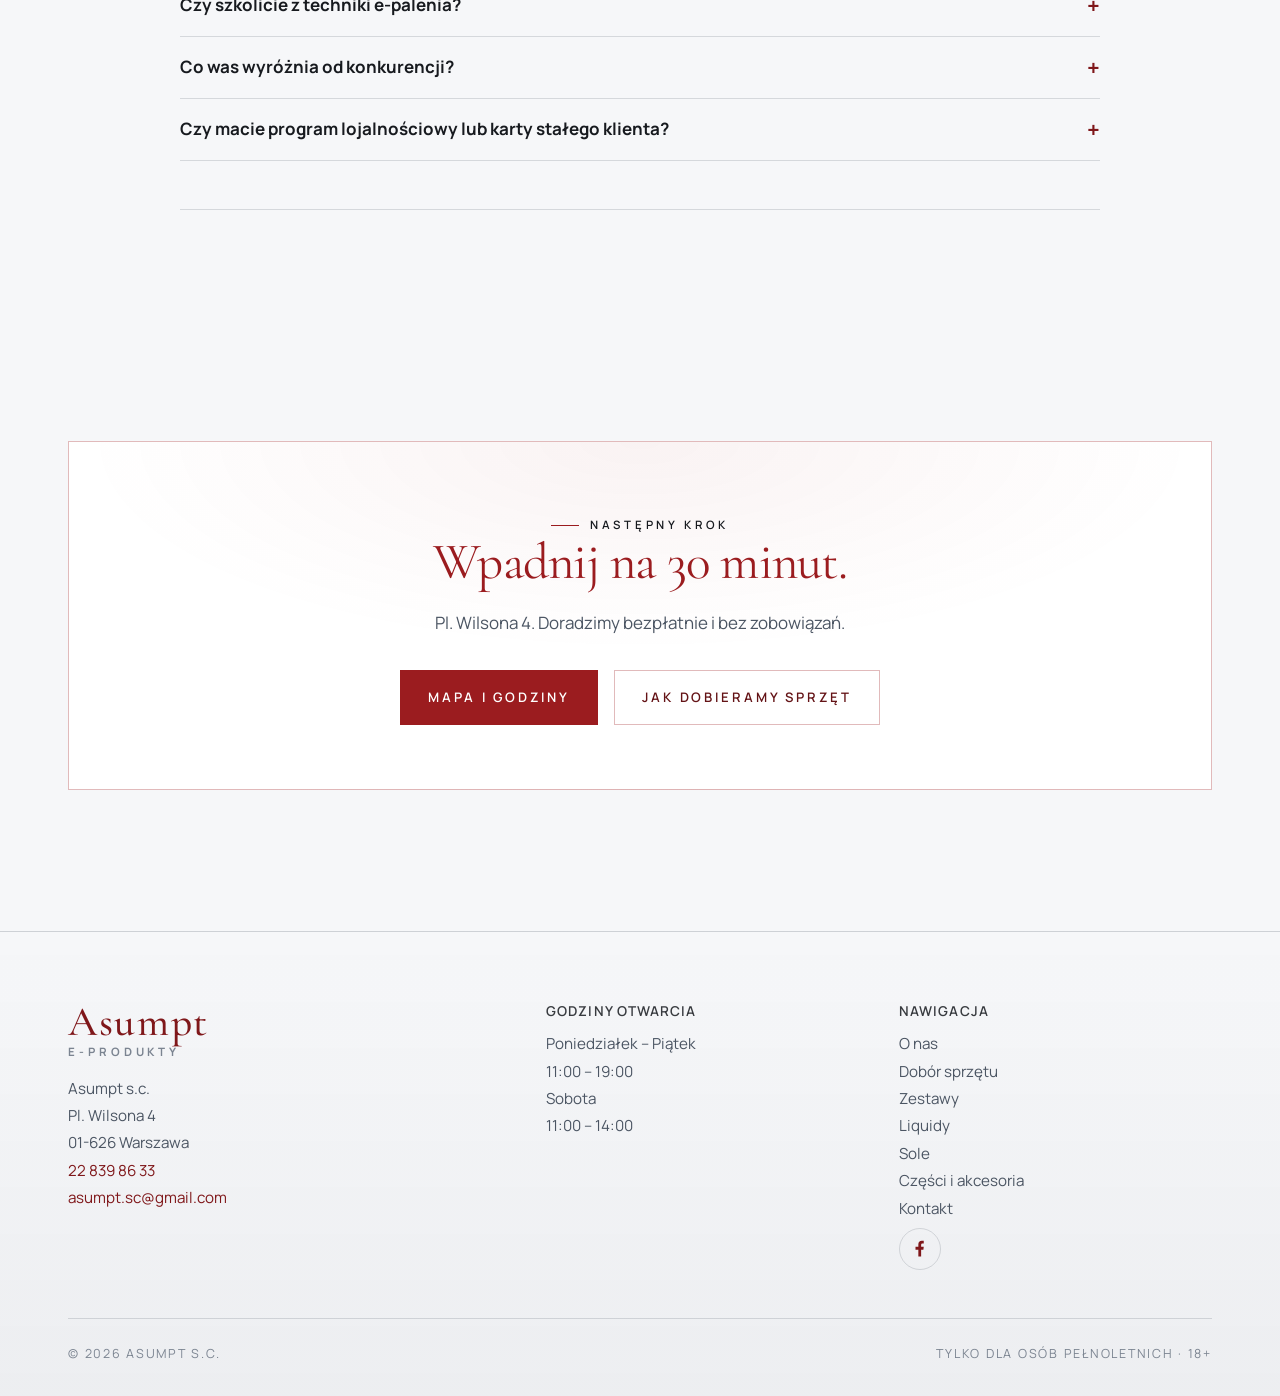
<file: o-nas.html>
<!DOCTYPE html>
<html lang="pl">
<head>
  <meta charset="UTF-8">
  <meta name="viewport" content="width=device-width, initial-scale=1">
  <meta name="robots" content="index, follow">
  <meta name="theme-color" content="#0c0a08">
  <link rel="canonical" href="https://epapierosy-asumpt.pl/o-nas.html">
  <title>O nas · Sklep e-papierosy Asumpt Warszawa Żoliborz od 1990 · Jola i Krzysztof</title>
  <meta name="description" content="Rodzinny sklep e-papierosów na Pl. Wilsona w Warszawie (Żoliborz), od 1990. Sami palimy od 2009. Doradztwo bez nacisku, grzałki zawsze dostępne.">
  <meta property="og:type" content="article">
  <meta property="og:locale" content="pl_PL">
  <meta property="og:site_name" content="Asumpt e-produkty">
  <meta property="og:title" content="O nas - Asumpt e-produkty od 1990">
  <meta property="og:description" content="Poznaj Jolę i Krzysztofa oraz historię sklepu na Pl. Wilsona. Od 2009 doradzamy w e-papierosach.">
  <meta property="og:url" content="https://epapierosy-asumpt.pl/o-nas.html">
  <meta property="og:image" content="https://epapierosy-asumpt.pl/assets/img/storefront.jpg">
  <meta name="twitter:card" content="summary_large_image">
  <meta name="twitter:title" content="O nas - Asumpt e-produkty">
  <meta name="twitter:description" content="Rodzinny sklep na Żoliborzu, Pl. Wilsona 4, od 1990 roku.">
  <meta name="twitter:image" content="https://epapierosy-asumpt.pl/assets/img/storefront.jpg">
  <script>(()=>{try{const t=localStorage.getItem('asumpt-theme')||(matchMedia('(prefers-color-scheme: light)').matches?'light':'dark');if(t==='light')document.documentElement.dataset.theme='light';}catch(e){}})();</script>
  <link rel="icon" type="image/svg+xml" href="assets/favicon.svg">
  <link rel="preconnect" href="https://fonts.googleapis.com">
  <link rel="preconnect" href="https://fonts.gstatic.com" crossorigin>
  <link href="https://fonts.googleapis.com/css2?family=Cormorant+Garamond:ital,wght@0,300;0,400;0,500;0,600;1,300;1,400;1,500&family=Manrope:wght@400;500;600;700&display=swap" rel="stylesheet">
  <link rel="stylesheet" href="css/main.css">
  <link rel="stylesheet" href="css/pages.css">
  <script type="application/ld+json">
  {
    "@context": "https://schema.org",
    "@type": "AboutPage",
    "@id": "https://epapierosy-asumpt.pl/o-nas.html#about",
    "url": "https://epapierosy-asumpt.pl/o-nas.html",
    "name": "O nas - Asumpt e-produkty",
    "description": "Historia rodzinnego sklepu Asumpt na Pl. Wilsona w Warszawie, działającego od 1990 roku i doradzającego w e-papierosach od 2009 roku.",
    "about": {
      "@id": "https://epapierosy-asumpt.pl/#localbusiness"
    }
  }
  </script>
  <script type="application/ld+json">
  {
    "@context": "https://schema.org",
    "@type": "WebPage",
    "@id": "https://epapierosy-asumpt.pl/o-nas.html#webpage",
    "url": "https://epapierosy-asumpt.pl/o-nas.html",
    "name": "O nas · Sklep e-papierosy Asumpt Warszawa Żoliborz od 1990 · Jola i Krzysztof",
    "isPartOf": {
      "@id": "https://epapierosy-asumpt.pl/#website"
    },
    "about": {
      "@id": "https://epapierosy-asumpt.pl/#localbusiness"
    },
    "breadcrumb": {
      "@id": "https://epapierosy-asumpt.pl/o-nas.html#breadcrumb"
    },
    "inLanguage": "pl-PL"
  }
  </script>
  <script type="application/ld+json">
  {
    "@context": "https://schema.org",
    "@type": "Store",
    "@id": "https://epapierosy-asumpt.pl/#localbusiness",
    "name": "Asumpt e-produkty",
    "alternateName": "Vape Shop ASUMPT",
    "url": "https://epapierosy-asumpt.pl/",
    "description": "Sklep stacjonarny z e-papierosami, zestawami startowymi, liquidami i solami nikotynowymi na Pl. Wilsona 4 w Warszawie.",
    "telephone": "+48228398633",
    "email": "asumpt.sc@gmail.com",
    "priceRange": "$$",
    "currenciesAccepted": "PLN",
    "paymentAccepted": "Cash, Card",
    "areaServed": "Warszawa, Żoliborz",
    "address": {
      "@type": "PostalAddress",
      "streetAddress": "Plac Wilsona 4",
      "postalCode": "01-626",
      "addressLocality": "Warszawa",
      "addressCountry": "PL"
    },
    "geo": {
      "@type": "GeoCoordinates",
      "latitude": 52.269345,
      "longitude": 20.9851261
    },
    "hasMap": "https://www.google.com/maps/place/Vape+Shop+ASUMPT/@52.269345,20.9851261,17z/data=!4m6!3m5!1s0x471ecbedf2192bd7:0x541fac2cb0e4660a!8m2!3d52.269345!4d20.9851261!16s%2Fg%2F1thnmjmp",
    "sameAs": [
      "https://www.facebook.com/profile.php?id=100057228949370",
      "https://www.google.com/maps/place/Vape+Shop+ASUMPT/@52.269345,20.9851261,17z/data=!4m6!3m5!1s0x471ecbedf2192bd7:0x541fac2cb0e4660a!8m2!3d52.269345!4d20.9851261!16s%2Fg%2F1thnmjmp"
    ],
    "openingHoursSpecification": [
      {
        "@type": "OpeningHoursSpecification",
        "dayOfWeek": ["Monday", "Tuesday", "Wednesday", "Thursday", "Friday"],
        "opens": "11:00",
        "closes": "19:00"
      },
      {
        "@type": "OpeningHoursSpecification",
        "dayOfWeek": "Saturday",
        "opens": "11:00",
        "closes": "14:00"
      }
    ]
  }
  </script>
  <script type="application/ld+json">
  {
    "@context": "https://schema.org",
    "@type": "FAQPage",
    "@id": "https://epapierosy-asumpt.pl/o-nas.html#faq",
    "mainEntity": [
      {
        "@type": "Question",
        "name": "Jak długo działa sklep Asumpt?",
        "acceptedAnswer": {
          "@type": "Answer",
          "text": "Asumpt działa od 1990 roku, ponad 35 lat. Jesteśmy jednym z najdłużej działających sklepów tytoniowo-vape w Warszawie. E-papierosami zajmujemy się od 2009 roku."
        }
      },
      {
        "@type": "Question",
        "name": "Kim są właściciele sklepu?",
        "acceptedAnswer": {
          "@type": "Answer",
          "text": "Jola i Krzysztof, rodzinna firma od 1990 roku. Sami palą e-papierosy od 2009 roku."
        }
      },
      {
        "@type": "Question",
        "name": "Czy sklep Asumpt obsługuje klientów ze Żoliborza?",
        "acceptedAnswer": {
          "@type": "Answer",
          "text": "Tak. Asumpt to lokalny sklep na Pl. Wilsona 4 w Warszawie, w dzielnicy Żoliborz. Obsługujemy klientów ze Żoliborza oraz z całej Warszawy."
        }
      },
      {
        "@type": "Question",
        "name": "Czy doradzacie tylko ze sprzedaży?",
        "acceptedAnswer": {
          "@type": "Answer",
          "text": "Nie. Pierwsza konsultacja trwa 20-30 minut i jest zawsze bezpłatna. Czasem doradzamy żeby nie kupować nic - jeśli widzimy, że e-papieros nie jest dla danego klienta."
        }
      },
      {
        "@type": "Question",
        "name": "Czy szkolicie z techniki e-palenia?",
        "acceptedAnswer": {
          "@type": "Answer",
          "text": "Tak, to standard przy każdym pierwszym zakupie. Szkolenie trwa 20-30 minut: pokazujemy jak prawidłowo zaciągać, kiedy wymieniać grzałkę, jak czyścić urządzenie."
        }
      }
    ]
  }
  </script>
  <script type="application/ld+json">
  {
    "@context": "https://schema.org",
    "@type": "BreadcrumbList",
    "@id": "https://epapierosy-asumpt.pl/o-nas.html#breadcrumb",
    "itemListElement": [
      {"@type": "ListItem", "position": 1, "name": "Strona główna", "item": "https://epapierosy-asumpt.pl/"},
      {"@type": "ListItem", "position": 2, "name": "O nas", "item": "https://epapierosy-asumpt.pl/o-nas.html"}
    ]
  }
  </script>
  <!-- Google Analytics (GA4) -->
  <script async src="https://www.googletagmanager.com/gtag/js?id=G-P2HE9PFHXB"></script>
  <script>
    window.dataLayer = window.dataLayer || [];
    function gtag(){dataLayer.push(arguments);}
    gtag('js', new Date());
    gtag('config', 'G-P2HE9PFHXB');
  </script>
  <style>
    /* Nagłówki w stopce - H3 semantycznie, wygląd jak dawniej H5 */
    .site-footer h3.footer-h {
      font-family: 'Manrope', sans-serif;
      font-size: 0.85rem;
      font-weight: 600;
      letter-spacing: 0.08em;
      text-transform: uppercase;
      margin: 0 0 0.75rem 0;
      color: inherit;
      opacity: 0.85;
    }
  </style>
</head>
<body>
  <a class="skip-link" href="#main">Przejdź do treści</a>

  <header class="site-header">
    <div class="container site-header__bar">
      <a class="site-header__brand" href="/" aria-label="Asumpt — strona główna">
        <img src="assets/img/logo-asumpt.png" alt="Asumpt e-produkty" width="2693" height="1052" decoding="async">
        <span class="site-header__brand-meta">Pl. Wilsona <br> od 1990</span>
      </a>
      <div class="site-header__actions">
        <nav class="site-nav" aria-label="Główna nawigacja">
          <a href="o-nas.html">O nas</a>
          <a href="dobor-sprzetu.html">Dobór sprzętu</a>
          <a href="zestawy.html">Zestawy</a>
          <a href="liquidy.html">Liquidy</a>
          <a href="sole.html">Sole</a>
          <a href="czesci-akcesoria.html">Części i akcesoria</a>
          <a href="kontakt.html">Kontakt</a>
        </nav>
        <button class="theme-toggle" type="button" aria-label="Przełącz motyw jasny / ciemny">
          <svg class="icon-sun" viewBox="0 0 24 24" fill="none" stroke="currentColor" stroke-width="1.7" stroke-linecap="round" aria-hidden="true"><circle cx="12" cy="12" r="4"/><path d="M12 2v2M12 20v2M4.93 4.93l1.41 1.41M17.66 17.66l1.41 1.41M2 12h2M20 12h2M4.93 19.07l1.41-1.41M17.66 6.34l1.41-1.41"/></svg>
          <svg class="icon-moon" viewBox="0 0 24 24" fill="none" stroke="currentColor" stroke-width="1.7" stroke-linecap="round" stroke-linejoin="round" aria-hidden="true"><path d="M21 12.79A9 9 0 1 1 11.21 3 7 7 0 0 0 21 12.79z"/></svg>
        </button>
        <button class="nav-toggle" aria-label="Menu" aria-expanded="false">
          <span></span><span></span><span></span>
        </button>
      </div>
    </div>
  </header>
  <div class="mobile-drawer" aria-hidden="true">
    <div class="mobile-drawer__panel">
      <a href="o-nas.html">O nas</a>
      <a href="dobor-sprzetu.html">Dobór sprzętu</a>
      <a href="zestawy.html">Zestawy</a>
      <a href="liquidy.html">Liquidy</a>
      <a href="sole.html">Sole</a>
      <a href="czesci-akcesoria.html">Części i akcesoria</a>
      <a href="kontakt.html">Kontakt</a>
      <button class="theme-toggle" type="button" aria-label="Przełącz motyw">
        <span class="label-light">Tryb jasny</span>
        <span class="label-dark">Tryb ciemny</span>
        <svg class="icon-sun" viewBox="0 0 24 24" fill="none" stroke="currentColor" stroke-width="1.7" stroke-linecap="round" aria-hidden="true"><circle cx="12" cy="12" r="4"/><path d="M12 2v2M12 20v2M4.93 4.93l1.41 1.41M17.66 17.66l1.41 1.41M2 12h2M20 12h2M4.93 19.07l1.41-1.41M17.66 6.34l1.41-1.41"/></svg>
        <svg class="icon-moon" viewBox="0 0 24 24" fill="none" stroke="currentColor" stroke-width="1.7" stroke-linecap="round" stroke-linejoin="round" aria-hidden="true"><path d="M21 12.79A9 9 0 1 1 11.21 3 7 7 0 0 0 21 12.79z"/></svg>
      </button>
      <div class="mobile-drawer__meta">Pl. Wilsona 4 · Warszawa<br>22 839 86 33</div>
    </div>
  </div>

  <main id="main">

    <section class="page-hero">
      <div class="container page-hero__inner reveal">
        <div class="page-hero__crumb">O Nas · Od 1990</div>
        <h1>Jola i Krzysztof.<br><em class="serif-italic">I Wasze pierwsze e-palenie.</em></h1>
        <p>Trzydzieści parę lat na Pl. Wilsona. Piętnaście lat z e-papierosami.<br>Dziesiątki tysięcy poświęconych minut. Kilka tysięcy klientów, którzy zostali z nami na lata.</p>
      </div>
    </section>

    <section class="section">
      <div class="container narrow">

        <div class="about-block reveal">
          <div>
            <span class="eyebrow">Decyzja</span>
            <h2 class="mt-sm">Za kilka chwil podejmiecie ważną decyzję.</h2>
            <span class="rule-gold"></span>
            <p class="lead">
              Postanowicie czy nadszedł koniec szukania i wertowania dziesiątek stron w internecie,
              czy dalej będziecie narażeni na marketingowe chwyty i sprzeczne opinie.
              Oczywiście, my też nie jesteśmy wyrocznią. Ale od momentu powstania firmy w 1990 roku
              zawsze na pierwszym miejscu była dla nas ludzka i zawodowa uczciwość oraz pełne zaufania
              relacje z naszymi klientami. Prosimy, nie spieszcie się. Zaufajcie nam, warto.
            </p>
          </div>
          <div class="figure-frame">
            <img src="assets/img/about-aio.png" alt="Pierwszy e-papieros AIO" width="800" height="526" loading="lazy" decoding="async">
          </div>
        </div>

        <div class="about-block reverse reveal">
          <div>
            <span class="eyebrow">2009 — Początek</span>
            <h2 class="mt-sm">Sami nie wierzyliśmy, że to działa.</h2>
            <span class="rule-gold"></span>
            <p>
              W 2009 roku, bardziej z ciekawości niż handlowych pobudek, ruszyliśmy ze sprzedażą
              pierwszych bardzo prostych i z dzisiejszego punktu widzenia prymitywnych e-papierosów.
              Ponieważ sami byliśmy palaczami (i to od ponad 30-stu lat), szczerze przyznajemy &mdash;
              nie bardzo wierzyliśmy, że ta nowość w ogóle działa.
            </p>
            <p>
              Dziś, po tych kilku latach, nie mamy już najmniejszych wątpliwości, że to fantastyczne
              rozwiązanie. Osobiście nie palę właśnie od tego czasu i nie wyobrażam sobie powrotu do
              przykrego zapachu ubrań, petów, kaszlu, dziur w tapicerkach i pozostałych „atrakcji”.
              Przez ten okres kilka tysięcy osób definitywnie rozstało się z tradycyjnymi papierosami.
            </p>
          </div>
          <div class="figure-frame">
            <img src="assets/img/about-pocex.png" alt="E-papieros — pierwszy zakup" width="300" height="243" loading="lazy" decoding="async">
          </div>
        </div>

        <div class="ornament-divider">
          <svg width="22" height="22" viewBox="0 0 24 24" fill="none" stroke="currentColor" stroke-width="1"><path d="M12 2 L14 10 L22 12 L14 14 L12 22 L10 14 L2 12 L10 10 Z"/></svg>
        </div>

        <div class="about-block reveal">
          <div>
            <span class="eyebrow">Pierwszy zakup</span>
            <h2 class="mt-sm">To nie może być przypadek.</h2>
            <span class="rule-gold"></span>
            <p>
              To bardzo ważne, abyście zrozumieli: kupno tego pierwszego e-papierosa nie może być
              przypadkiem czy chwilowym impulsem. To właśnie ten moment zdecyduje o wszystkim.
              Czy będziecie dalej wydawać kilkaset złotych miesięcznie na tradycyjne papierosy,
              czy zaoszczędzone pieniądze przeznaczycie na ulubione hobby, ciekawe wyjścia z rodziną
              lub po prostu drobne przyjemności dnia codziennego.
            </p>
            <p>
              Miejsce, w którym kupicie Waszego pierwszego e-papierosa, oraz sposób jego sprzedaży
              &mdash; dobór sprzętu konkretnie do Waszych potrzeb (np. charakteru pracy, ilości
              wypalanych „analogów” itp.), a także dopasowanie odpowiedniego pod względem mocy
              i smaku liquidu &mdash; będą stanowić o sukcesie lub porażce zakupu.
            </p>
          </div>
          <div class="figure-frame">
            <img src="assets/img/about-clearomizer.jpg" alt="Element e-papierosa w sklepie Asumpt" width="600" height="508" loading="lazy" decoding="async">
          </div>
        </div>

        <div class="ornament-divider">
          <svg width="22" height="22" viewBox="0 0 24 24" fill="none" stroke="currentColor" stroke-width="1"><path d="M12 2 L14 10 L22 12 L14 14 L12 22 L10 14 L2 12 L10 10 Z"/></svg>
        </div>

        <div class="reveal">
          <span class="eyebrow">Technika e-palenia</span>
          <h2 class="mt-sm">Bez „przeszkolenia” to się nie uda.</h2>
          <span class="rule-gold"></span>
          <p>
            Elektroniczne papierosy pali się trochę inaczej niż zwykłe i nauka techniki palenia jest
            kluczowa do osiągnięcia sukcesu. Bez odpowiedniego „przeszkolenia” możecie dołączyć do
            grona osób, które próbowały i twierdzą, że e-papierosy nie działają. Być może Wy też już
            próbowaliście i nie skończyło się to upragnionym rzuceniem palenia? Zamiast tego był
            kaszel, łzy, płyn w ustach, za mocne, nie ten smak.
          </p>
          <p>
            Dobra wiadomość jest taka, że wszystkie te problemy znikną, gdy pozwolicie nam
            przygotować Was odpowiednio do e-palenia. Macie prawo się nie znać i nie wiedzieć, czego
            tak naprawdę potrzebujecie. Należy poświęcić Wam średnio około <strong>30 minut czasu</strong>
            przy sprzedaży tego pierwszego e-papierosa, aby precyzyjnie dobrać baterię, atomizer
            oraz liquid odpowiadający Waszym potrzebom.
          </p>
          <p>
            Spróbujemy odwieść Was od zakupu tanich podróbek &mdash; bo są to pieniądze wyrzucone
            w błoto. Pokażemy, dlaczego nie zawsze warto kupować najdroższy sprzęt tylko dlatego,
            że jest najdroższy. Dokładnie wytłumaczymy, co i dlaczego jest Wam potrzebne, a co jest
            zbędnym wydatkiem.
          </p>
        </div>

        <div class="ornament-divider">
          <svg width="22" height="22" viewBox="0 0 24 24" fill="none" stroke="currentColor" stroke-width="1"><path d="M12 2 L14 10 L22 12 L14 14 L12 22 L10 14 L2 12 L10 10 Z"/></svg>
        </div>

        <div class="reveal">
          <span class="eyebrow">Bezpieczeństwo</span>
          <h2 class="mt-sm">Sami śledzimy badania naukowe.</h2>
          <span class="rule-gold"></span>
          <p>
            Wiemy i rozumiemy to, że martwicie się czy to bezpieczne, bo to wciąż nieprzebadana
            dziedzina. Zachęcamy do poszukania w internecie rzetelnych artykułów i badań naukowych
            dotyczących e-papierosów, aby wyrobić sobie własne zdanie. Nie słuchajcie nierozsądnych
            plotek &mdash; poszukajcie skrupulatnych opracowań popartych konkretnymi badaniami.
            My też je śledzimy, ponieważ jesteśmy tym bardzo zainteresowani.
          </p>
          <p>
            <a href="https://starychemik.files.wordpress.com/2016/03/prof-andrzej-sobczak-e-papierosy-badania-naukowe-raport-2016-kopia.pdf" target="_blank" rel="noopener">
              ↗ Raport prof. Andrzeja Sobczaka — polskie badania z rzetelnym opisem wyników (PDF)
            </a>
          </p>
        </div>

        <div class="video-embed reveal">
          <iframe src="https://www.dailymotion.com/embed/video/x57i4ee" loading="lazy" allowfullscreen title="E-papierosy — film dokumentalny BBC"></iframe>
        </div>
        <p class="video-embed__caption">Rzetelny film produkcji BBC: <strong>„E-papierosy &mdash; zbawienie czy zagrożenie”</strong></p>

        <div class="signature reveal mt-lg">— Zapraszamy serdecznie, Jola i Krzysztof</div>

      </div>
    </section>

    <!-- SEKCJA: WARTOŚCI -->
    <section class="section">
      <div class="container narrow">
        <div class="section-header reveal">
          <span class="roman">I.</span>
          <span class="eyebrow">Co nas wyróżnia</span>
          <h2>Wartości naszego sklepu na Pl. Wilsona</h2>
        </div>
        <p class="reveal" style="max-width:720px; margin:0 auto 1.5rem; text-align:center;">Przez ponad 30 lat działalności wypracowaliśmy zasady, których trzymamy się każdego dnia. To dzięki nim Asumpt jest jednym z najdłużej działających sklepów e-papierosów w Warszawie — i dlatego klienci wracają do nas od lat.</p>

        <div class="usp-grid">
          <article class="usp reveal" data-delay="1">
            <span class="usp__num">★</span>
            <h3>Doradztwo bez nacisku sprzedażowego</h3>
            <p>Pierwsza konsultacja u nas trwa 20-30 minut i jest zawsze bezpłatna. Nie zakładamy z góry, że coś u nas kupisz. Czasem doradzamy żeby nie kupować nic - na przykład gdy widzimy, że e-papieros nie jest dla danego klienta.</p>
          </article>
          <article class="usp reveal" data-delay="2">
            <span class="usp__num">★</span>
            <h3>Dostępność grzałek przez lata</h3>
            <p>Kupując u nas e-papierosa, masz pewność że za miesiąc, pół roku i 2 lata znajdziesz u nas grzałkę pasującą do Twojego urządzenia. To absolutny priorytet — bo wiemy, że e-papieros bez grzałek to martwy sprzęt.</p>
          </article>
          <article class="usp reveal" data-delay="3">
            <span class="usp__num">★</span>
            <h3>Konkretny dobór sprzętu</h3>
            <p>Nie sprzedajemy wszystkiego co jest na rynku. Wybieramy tylko sprawdzone marki i modele, których jakość znamy. Klient nie musi się martwić o to "czy to jest dobre" — odpowiedzialność za wybór bierzemy my.</p>
          </article>
          <article class="usp reveal" data-delay="4">
            <span class="usp__num">★</span>
            <h3>Sami palimy e-papierosy</h3>
            <p>Mówiąc o sprzęcie, mówimy z doświadczenia. Palimy e-papierosy od 2009 roku. Każde urządzenie które trafia do sklepu, jest najpierw przetestowane przez nas. Polecamy to, czego sami używamy.</p>
          </article>
          <article class="usp reveal" data-delay="1">
            <span class="usp__num">★</span>
            <h3>Wsparcie po zakupie</h3>
            <p>Wracaj zawsze z pytaniami. Pomagamy przy wymianie grzałek, przeciekaniu, doborze nowej mocy nikotyny — wszystkim, co może wyjść w trakcie używania. Pomoc po zakupie jest bezpłatna i bez ograniczeń czasowych.</p>
          </article>
          <article class="usp reveal" data-delay="2">
            <span class="usp__num">★</span>
            <h3>Konkurencyjne ceny</h3>
            <p>Klienci często mówią nam, że nasze ceny są niższe niż w innych sklepach na Żoliborzu i w centrum Warszawy. Nie reklamujemy się hasłem "najtaniej" — wolimy żebyś sam porównał i wyciągnął wnioski.</p>
          </article>
        </div>
      </div>
    </section>

    <!-- SEKCJA: MARKI -->
    <section class="section">
      <div class="container narrow">
        <div class="section-header reveal">
          <span class="roman">II.</span>
          <span class="eyebrow">Sprawdzone marki</span>
          <h2>Marki, które polecamy</h2>
        </div>
        <p class="reveal" style="max-width:720px; margin:0 auto 1.5rem; text-align:center;">W naszym sklepie na Pl. Wilsona w Warszawie stawiamy wyłącznie na sprawdzone marki e-papierosów. Każdy zestaw, który u nas kupisz, ma wsparcie w postaci grzałek, kartridży i części zamiennych. Wiemy że e-papieros to nie jednorazowy zakup, tylko narzędzie używane codziennie przez lata.</p>

        <div class="reveal" style="max-width:720px; margin:0 auto;">
          <p><strong>Vaporesso</strong> — światowy lider produkcji podów. XROS 5 to dziś standard w kategorii MTL: niezawodność, świetny smak, długi czas pracy baterii. W Asumpt dostępne w pełnej rozpiętości akcesoriów.</p>

          <p><strong>OXVA</strong> — XLIM, XLIM GO, Origin. Idealne dla osób przechodzących z tradycyjnych papierosów. Kompaktowe pody z regulacją przepływu powietrza, ładowanie USB-C, do 30W mocy. Zawsze mamy grzałki OXVA XLIM na półce.</p>

          <p><strong>Lost Vape</strong> — Ursa Nano i Ursa Mini. Premium pody dla wymagających. Solidne wykonanie, świetna jakość zaciągu, idealne do soli nikotynowych 20 mg.</p>

          <p><strong>Voopoo</strong> — Drag, Argus, Vinci. Chipset GENE z pełną kontrolą mocy. Modele dla bardziej zaawansowanych użytkowników, którzy chcą czegoś więcej niż prostego poda.</p>

          <p><strong>SMOK</strong> — Nord, Novo. Marka, która ukształtowała rynek e-papierosów. SMOK Nord to wciąż jeden z najczęściej wybieranych pod systemów na świecie. Pewność działania i szeroka dostępność grzałek.</p>

          <p><strong>Aspire</strong> — klasyka rynku z najdłuższą historią. Aspire to e-papierosy bez fajerwerków, ale z wieloletnią gwarancją dostępności grzałek BVC i AVP. Niezawodność dla wymagających długoterminowo.</p>
        </div>
      </div>
    </section>

    <!-- FAQ -->
    <section class="section compact">
      <div class="container">
        <div class="faq-block reveal" id="faq">
          <span class="eyebrow">Pytania klientów</span>
          <h2>Pytania o nas i o Asumpt</h2>
          <details>
            <summary>Jak długo działa sklep Asumpt?</summary>
            <p>Asumpt działa od 1990 roku, ponad 35 lat. Jesteśmy jednym z najdłużej działających sklepów tytoniowo-vape w Warszawie. Od 2009 roku zajmujemy się e-papierosami — czyli od początku ich obecności na polskim rynku.</p>
          </details>
          <details>
            <summary>Kim są właściciele sklepu?</summary>
            <p>Jola i Krzysztof — rodzinna firma od 1990 roku. Sami palimy e-papierosy od 2009 roku, dlatego doradzamy z perspektywy realnego użytkownika, a nie tylko sprzedawcy. Po 30 latach palenia tradycyjnych papierosów przeszliśmy na e-papierosy i tego nie żałujemy.</p>
          </details>
          <details>
            <summary>Czy e-papierosy są bezpieczne?</summary>
            <p>To wciąż otwarte pytanie naukowe. Nie udajemy ekspertów medycznych — zachęcamy do śledzenia rzetelnych badań. Polski raport prof. Andrzeja Sobczaka i film BBC "E-papierosy — zbawienie czy zagrożenie" to dobre źródła. Sami palimy e-papierosy od 16 lat i jesteśmy bardziej zadowoleni niż gdy paliliśmy zwykłe papierosy.</p>
          </details>
          <details>
            <summary>Czy doradzacie tylko ze sprzedaży?</summary>
            <p>Nie. Czasem doradzamy żeby nie kupować nic. Jeśli widzimy że klient nie jest gotowy psychicznie albo nie rozumie różnicy między papierosem a e-papierosem, lepiej żeby wrócił innego dnia. Sukces zależy od pełnego zaangażowania klienta, nie tylko od nas.</p>
          </details>
          <details>
            <summary>Czy szkolicie z techniki e-palenia?</summary>
            <p>Tak, to standard przy każdym pierwszym zakupie. Szkolenie trwa 20-30 minut. Pokazujemy jak się prawidłowo zaciągać (długo i spokojnie, nie energicznie), kiedy wymieniać grzałkę, jak czyścić urządzenie. Bez tej techniki łatwo dojść do błędnego wniosku, że "e-papierosy nie działają".</p>
          </details>
          <details>
            <summary>Co was wyróżnia od konkurencji?</summary>
            <p>Trzy rzeczy: (1) długoterminowa dostępność grzałek i kartridży, (2) doradztwo bez nacisku sprzedażowego (czasem doradzamy nie kupować), (3) sami palimy od 16 lat — wiemy o czym mówimy. Plus ceny niższe niż w wielu sklepach na Żoliborzu, ale to klient zwykle zauważa sam.</p>
          </details>
          <details>
            <summary>Czy macie program lojalnościowy lub karty stałego klienta?</summary>
            <p>Stali klienci są dla nas najważniejsi i regularnie korzystają z różnych preferencji cenowych. Nie mamy formalnego programu z plastikową kartą — staramy się natomiast budować długoterminowe relacje na zaufaniu i konkretnych korzyściach przy regularnych zakupach.</p>
          </details>
        </div>
      </div>
    </section>

    <section class="section compact">
      <div class="container">
        <div class="cta-banner reveal">
          <span class="eyebrow">Następny krok</span>
          <h2>Wpadnij na 30 minut.</h2>
          <p>Pl. Wilsona 4. Doradzimy bezpłatnie i bez zobowiązań.</p>
          <div class="flex-row center">
            <a class="btn btn-primary" href="kontakt.html">Mapa i godziny</a>
            <a class="btn btn-outline" href="dobor-sprzetu.html">Jak dobieramy sprzęt</a>
          </div>
        </div>
      </div>
    </section>

  </main>

  <footer class="site-footer">
    <div class="container">
      <div class="site-footer__grid">
        <div class="site-footer__brand">
          <div class="site-footer__wordmark">Asumpt <span>e-produkty</span></div>
          <p>Asumpt s.c.<br>Pl. Wilsona 4<br>01-626 Warszawa</p>
          <p>
            <a href="tel:+48228398633">22 839 86 33</a><br>
            <a href="mailto:asumpt.sc@gmail.com">asumpt.sc@gmail.com</a>
          </p>
        </div>
        <div>
          <h3 class="footer-h">Godziny otwarcia</h3>
          <p>Poniedziałek – Piątek<br>11:00 – 19:00</p>
          <p>Sobota<br>11:00 – 14:00</p>
        </div>
        <div>
          <h3 class="footer-h">Nawigacja</h3>
          <ul class="site-footer__nav">
            <li><a href="o-nas.html">O nas</a></li>
            <li><a href="dobor-sprzetu.html">Dobór sprzętu</a></li>
            <li><a href="zestawy.html">Zestawy</a></li>
            <li><a href="liquidy.html">Liquidy</a></li>
            <li><a href="sole.html">Sole</a></li>
            <li><a href="czesci-akcesoria.html">Części i akcesoria</a></li>
            <li><a href="kontakt.html">Kontakt</a></li>
          </ul>
          <a class="site-footer__social" href="https://www.facebook.com/profile.php?id=100057228949370" target="_blank" rel="noopener" aria-label="Facebook Asumpt">
            <svg width="18" height="18" viewBox="0 0 24 24" fill="currentColor"><path d="M13.5 22v-9h3l.5-4h-3.5V6.5c0-1.2.3-2 2-2H17V1.1c-.4 0-1.5-.1-2.7-.1-2.7 0-4.5 1.6-4.5 4.6V9H6v4h3.8v9h3.7z"/></svg>
          </a>
        </div>
      </div>
      <div class="site-footer__legal">
        <span>© <span data-year>2026</span> Asumpt s.c.</span>
        <span>Tylko dla osób pełnoletnich · 18+</span>
      </div>
    </div>
  </footer>

  <nav class="mobile-quick-actions" aria-label="Szybki kontakt">
    <a href="tel:+48228398633">Zadzwoń</a>
    <a href="kontakt.html">Mapa</a>
  </nav>

  <button class="back-to-top" aria-label="Powrót na górę">
    <svg width="18" height="18" viewBox="0 0 24 24" fill="none" stroke="currentColor" stroke-width="2"><path d="M12 19V5M5 12l7-7 7 7"/></svg>
  </button>

  <script src="js/main.js" defer></script>
</body>
</html>
</file>
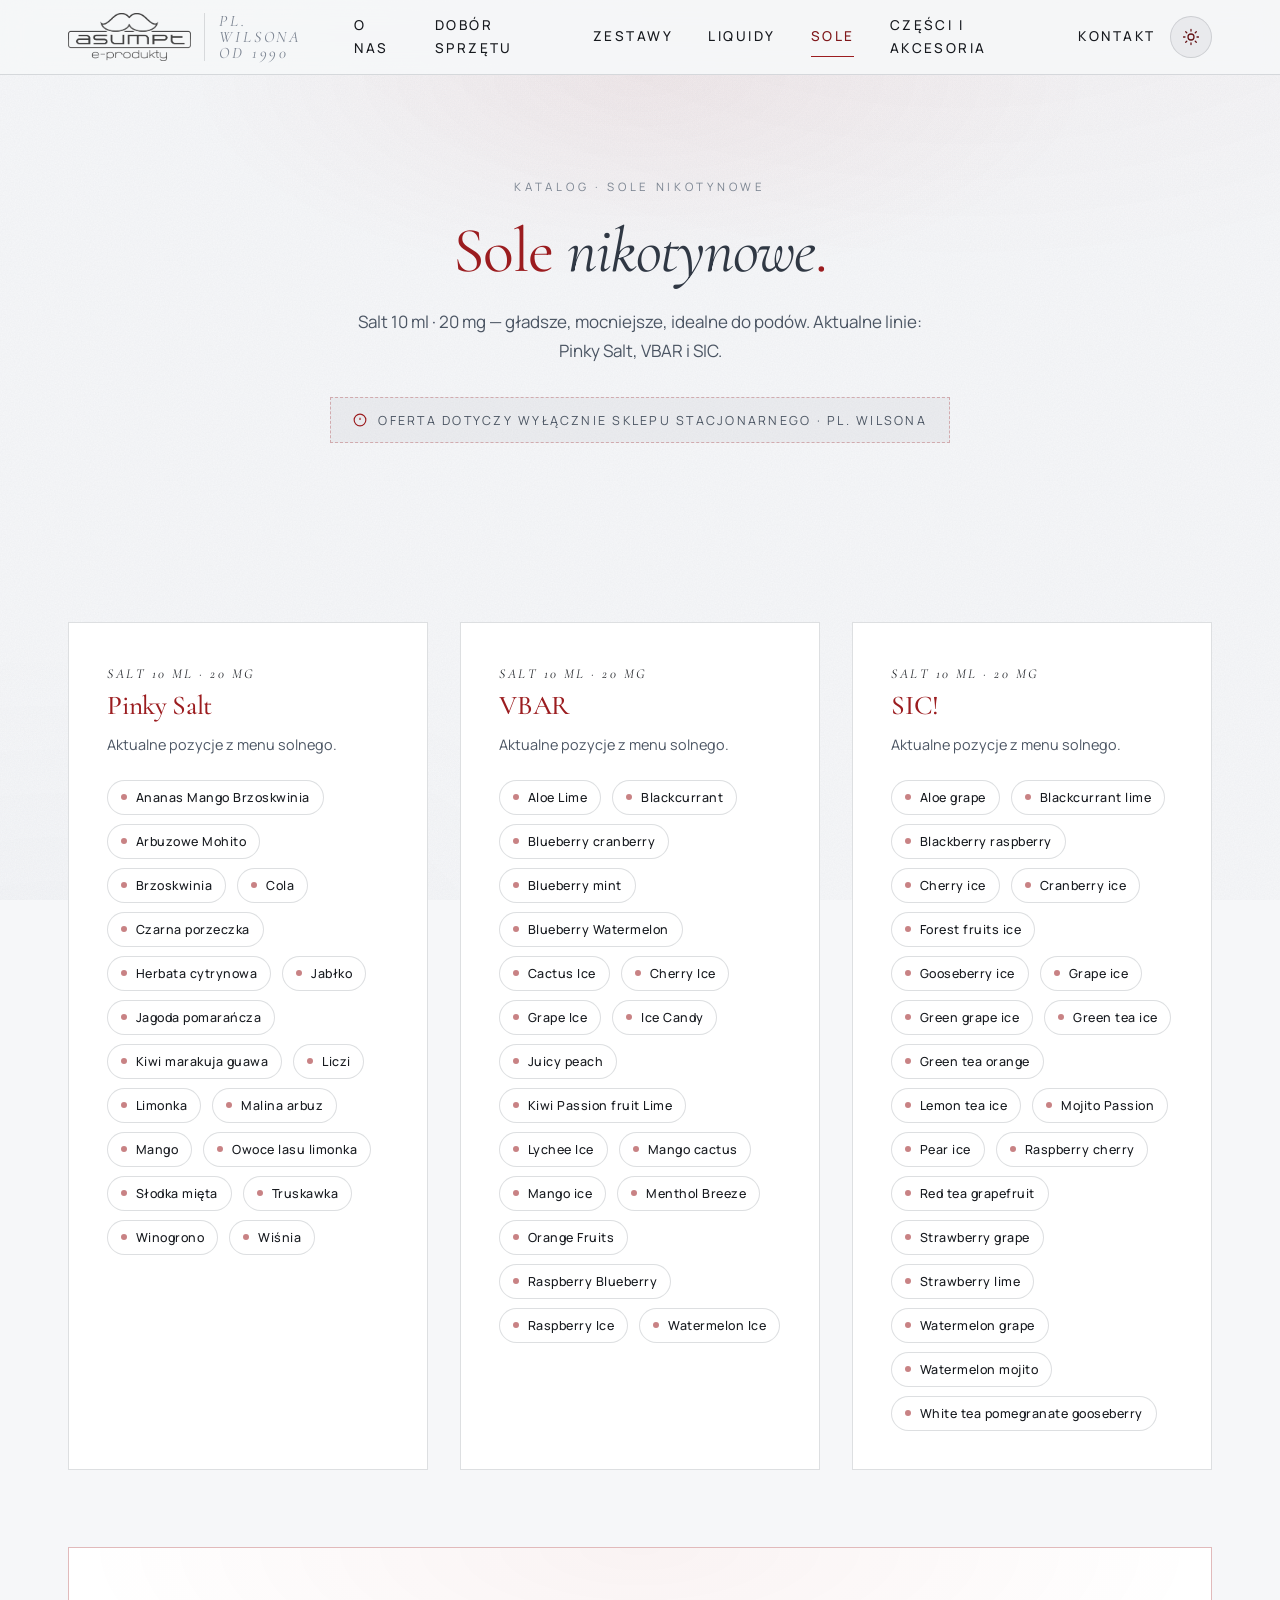
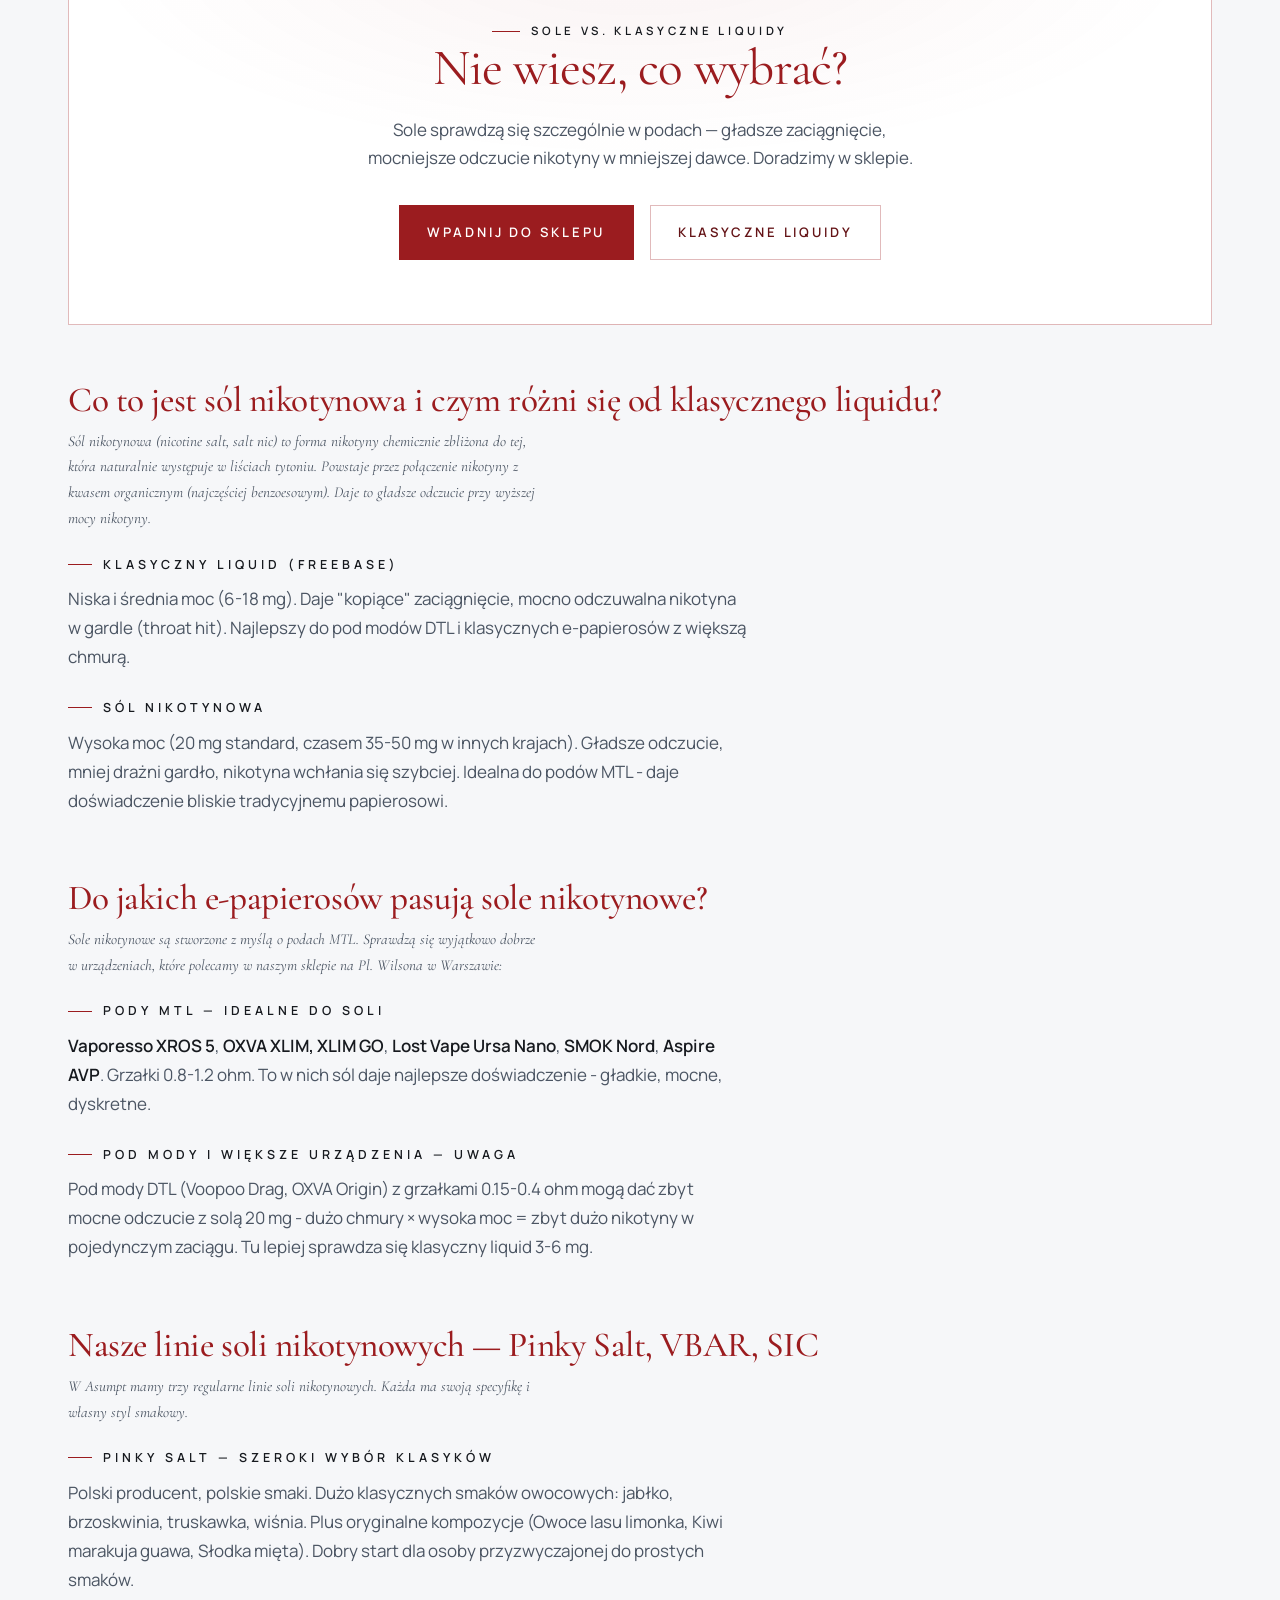
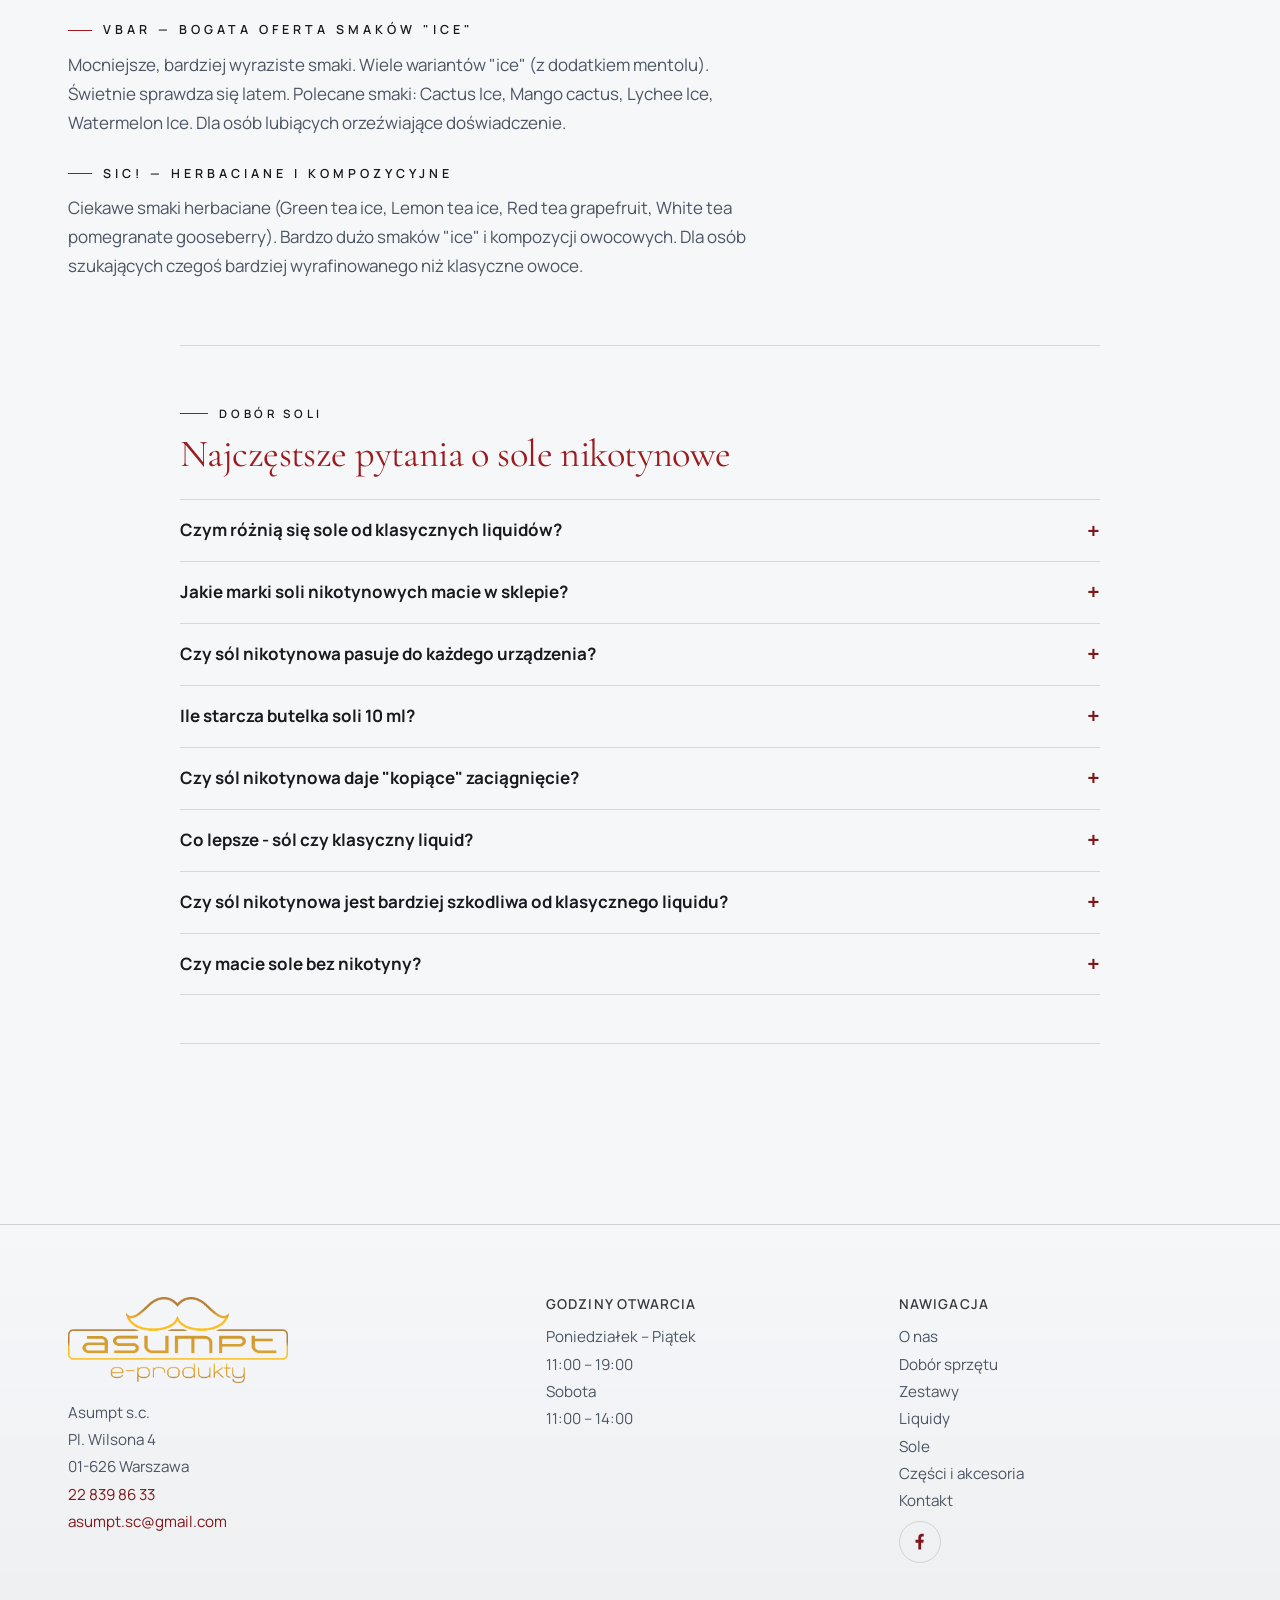
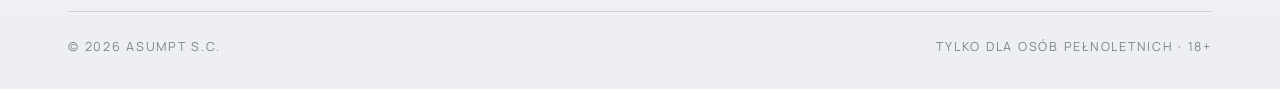
<file: sole.html>
<!DOCTYPE html>
<html lang="pl">
<head>
  <meta charset="UTF-8">
  <meta name="viewport" content="width=device-width, initial-scale=1">
  <meta name="robots" content="index, follow">
  <meta name="theme-color" content="#0c0a08">
  <link rel="canonical" href="https://epapierosy-asumpt.pl/sole.html">
  <title>Sole nikotynowe 20 mg Warszawa Żoliborz · Pinky Salt, VBAR, SIC · Asumpt</title>
  <meta name="description" content="Sole nikotynowe 10 ml 20 mg Warszawa Żoliborz, Pl. Wilsona 4. Pinky Salt, VBAR, SIC. Szeroki wybór smaków, dobór do podów XROS i XLIM.">
  <meta property="og:type" content="website">
  <meta property="og:locale" content="pl_PL">
  <meta property="og:site_name" content="Asumpt e-produkty">
  <meta property="og:title" content="Sole nikotynowe 10 ml 20 mg · Pinky Salt, VBAR, SIC · Asumpt Warszawa">
  <meta property="og:description" content="Pinky Salt, VBAR i SIC w sklepie stacjonarnym Asumpt na Pl. Wilsona 4. Doradzamy dobór soli nikotynowych do podów i grzałek.">
  <meta property="og:url" content="https://epapierosy-asumpt.pl/sole.html">
  <meta property="og:image" content="https://epapierosy-asumpt.pl/assets/img/storefront.jpg">
  <meta name="twitter:card" content="summary_large_image">
  <meta name="twitter:title" content="Sole nikotynowe Warszawa Żoliborz">
  <meta name="twitter:description" content="Sole 10 ml 20 mg w sklepie Asumpt na Pl. Wilsona.">
  <meta name="twitter:image" content="https://epapierosy-asumpt.pl/assets/img/storefront.jpg">
  <script>(()=>{try{const t=localStorage.getItem('asumpt-theme')||(matchMedia('(prefers-color-scheme: light)').matches?'light':'dark');if(t==='light')document.documentElement.dataset.theme='light';}catch(e){}})();</script>
  <link rel="icon" type="image/svg+xml" href="assets/favicon.svg">
  <link rel="preconnect" href="https://fonts.googleapis.com">
  <link rel="preconnect" href="https://fonts.gstatic.com" crossorigin>
  <link href="https://fonts.googleapis.com/css2?family=Cormorant+Garamond:ital,wght@0,300;0,400;0,500;0,600;1,300;1,400;1,500&family=Manrope:wght@400;500;600;700&display=swap" rel="stylesheet">
  <link rel="stylesheet" href="css/main.css">
  <link rel="stylesheet" href="css/pages.css">
  <script type="application/ld+json">
  {
    "@context": "https://schema.org",
    "@type": "FAQPage",
    "@id": "https://epapierosy-asumpt.pl/sole.html#faq",
    "mainEntity": [
      {
        "@type": "Question",
        "name": "Czym różnią się sole nikotynowe od klasycznych liquidów?",
        "acceptedAnswer": {
          "@type": "Answer",
          "text": "Sole nikotynowe są gładsze przy wyższej mocy nikotyny (zwykle 20 mg) i bardzo dobrze sprawdzają się w podach. Klasyczne liquidy częściej wybiera się przy niższych mocach (6, 12, 18 mg) z innym stylem zaciągania."
        }
      },
      {
        "@type": "Question",
        "name": "Jakie marki soli nikotynowych macie?",
        "acceptedAnswer": {
          "@type": "Answer",
          "text": "W Asumpt mamy linie: Pinky Salt, VBAR oraz SIC. Każda z bardzo szerokim wyborem smaków - owocowych, miętowych, tytoniowych i kompozycyjnych."
        }
      },
      {
        "@type": "Question",
        "name": "Czy sól nikotynowa pasuje do każdego e-papierosa?",
        "acceptedAnswer": {
          "@type": "Answer",
          "text": "Najlepiej do podów MTL (Vaporesso XROS, OXVA XLIM, Lost Vape Ursa Nano). W większych pod modach DTL może dawać zbyt mocne odczucie - tam lepiej sprawdza się klasyczny liquid o niższej mocy."
        }
      },
      {
        "@type": "Question",
        "name": "Czy sole nikotynowe kupię od ręki w sklepie na Pl. Wilsona?",
        "acceptedAnswer": {
          "@type": "Answer",
          "text": "Tak. Sole 20 mg dostępne są od ręki w sklepie Asumpt przy Pl. Wilsona 4 w Warszawie, w dzielnicy Żoliborz."
        }
      },
      {
        "@type": "Question",
        "name": "Ile starcza butelka soli 10 ml?",
        "acceptedAnswer": {
          "@type": "Answer",
          "text": "Przeciętnie 5-10 dni dla osoby palącej średnio. Sól nikotynowa jest mocna (20 mg), więc zwykle używa się jej mniej niż klasycznego liquidu."
        }
      }
    ]
  }
  </script>
  <script type="application/ld+json">
  {
    "@context": "https://schema.org",
    "@type": "WebPage",
    "@id": "https://epapierosy-asumpt.pl/sole.html#webpage",
    "url": "https://epapierosy-asumpt.pl/sole.html",
    "name": "Sole nikotynowe 10 ml 20 mg Warszawa Żoliborz · Asumpt",
    "isPartOf": {
      "@id": "https://epapierosy-asumpt.pl/#website"
    },
    "about": {
      "@id": "https://epapierosy-asumpt.pl/#localbusiness"
    },
    "breadcrumb": {
      "@id": "https://epapierosy-asumpt.pl/sole.html#breadcrumb"
    },
    "inLanguage": "pl-PL"
  }
  </script>
  <script type="application/ld+json">
  {
    "@context": "https://schema.org",
    "@type": "Store",
    "@id": "https://epapierosy-asumpt.pl/#localbusiness",
    "name": "Asumpt e-produkty",
    "alternateName": "Vape Shop ASUMPT",
    "url": "https://epapierosy-asumpt.pl/",
    "description": "Sklep stacjonarny z e-papierosami, zestawami startowymi, liquidami i solami nikotynowymi na Pl. Wilsona 4 w Warszawie.",
    "telephone": "+48228398633",
    "email": "asumpt.sc@gmail.com",
    "priceRange": "$$",
    "currenciesAccepted": "PLN",
    "paymentAccepted": "Cash, Card",
    "areaServed": "Warszawa, Żoliborz",
    "address": {
      "@type": "PostalAddress",
      "streetAddress": "Plac Wilsona 4",
      "postalCode": "01-626",
      "addressLocality": "Warszawa",
      "addressCountry": "PL"
    },
    "geo": {
      "@type": "GeoCoordinates",
      "latitude": 52.269345,
      "longitude": 20.9851261
    },
    "hasMap": "https://www.google.com/maps/place/Vape+Shop+ASUMPT/@52.269345,20.9851261,17z/data=!4m6!3m5!1s0x471ecbedf2192bd7:0x541fac2cb0e4660a!8m2!3d52.269345!4d20.9851261!16s%2Fg%2F1thnmjmp",
    "sameAs": [
      "https://www.facebook.com/profile.php?id=100057228949370",
      "https://www.google.com/maps/place/Vape+Shop+ASUMPT/@52.269345,20.9851261,17z/data=!4m6!3m5!1s0x471ecbedf2192bd7:0x541fac2cb0e4660a!8m2!3d52.269345!4d20.9851261!16s%2Fg%2F1thnmjmp"
    ],
    "openingHoursSpecification": [
      {
        "@type": "OpeningHoursSpecification",
        "dayOfWeek": ["Monday", "Tuesday", "Wednesday", "Thursday", "Friday"],
        "opens": "11:00",
        "closes": "19:00"
      },
      {
        "@type": "OpeningHoursSpecification",
        "dayOfWeek": "Saturday",
        "opens": "11:00",
        "closes": "14:00"
      }
    ]
  }
  </script>
  <script type="application/ld+json">
  {
    "@context": "https://schema.org",
    "@type": "BreadcrumbList",
    "@id": "https://epapierosy-asumpt.pl/sole.html#breadcrumb",
    "itemListElement": [
      {"@type": "ListItem", "position": 1, "name": "Strona główna", "item": "https://epapierosy-asumpt.pl/"},
      {"@type": "ListItem", "position": 2, "name": "Sole nikotynowe", "item": "https://epapierosy-asumpt.pl/sole.html"}
    ]
  }
  </script>
  <!-- Google Analytics (GA4) -->
  <script async src="https://www.googletagmanager.com/gtag/js?id=G-P2HE9PFHXB"></script>
  <script>
    window.dataLayer = window.dataLayer || [];
    function gtag(){dataLayer.push(arguments);}
    gtag('js', new Date());
    gtag('config', 'G-P2HE9PFHXB');
  </script>
  <style>
    /* Nagłówki w stopce - H3 semantycznie, wygląd jak dawniej H5 */
    .site-footer h3.footer-h {
      font-family: 'Manrope', sans-serif;
      font-size: 0.85rem;
      font-weight: 600;
      letter-spacing: 0.08em;
      text-transform: uppercase;
      margin: 0 0 0.75rem 0;
      color: inherit;
      opacity: 0.85;
    }
  </style>
</head>
<body>
  <a class="skip-link" href="#main">Przejdź do treści</a>

  <header class="site-header">
    <div class="container site-header__bar">
      <a class="site-header__brand" href="/" aria-label="Asumpt — strona główna">
        <img src="assets/img/logo-asumpt.png" alt="Asumpt e-produkty">
        <span class="site-header__brand-meta">Pl. Wilsona <br> od 1990</span>
      </a>
      <div class="site-header__actions">
        <nav class="site-nav" aria-label="Główna nawigacja">
          <a href="o-nas.html">O nas</a>
          <a href="dobor-sprzetu.html">Dobór sprzętu</a>
          <a href="zestawy.html">Zestawy</a>
          <a href="liquidy.html">Liquidy</a>
          <a href="sole.html">Sole</a>
          <a href="czesci-akcesoria.html">Części i akcesoria</a>
          <a href="kontakt.html">Kontakt</a>
        </nav>
        <button class="theme-toggle" type="button" aria-label="Przełącz motyw jasny / ciemny">
          <svg class="icon-sun" viewBox="0 0 24 24" fill="none" stroke="currentColor" stroke-width="1.7" stroke-linecap="round" aria-hidden="true"><circle cx="12" cy="12" r="4"/><path d="M12 2v2M12 20v2M4.93 4.93l1.41 1.41M17.66 17.66l1.41 1.41M2 12h2M20 12h2M4.93 19.07l1.41-1.41M17.66 6.34l1.41-1.41"/></svg>
          <svg class="icon-moon" viewBox="0 0 24 24" fill="none" stroke="currentColor" stroke-width="1.7" stroke-linecap="round" stroke-linejoin="round" aria-hidden="true"><path d="M21 12.79A9 9 0 1 1 11.21 3 7 7 0 0 0 21 12.79z"/></svg>
        </button>
        <button class="nav-toggle" aria-label="Menu" aria-expanded="false">
          <span></span><span></span><span></span>
        </button>
      </div>
    </div>
  </header>
  <div class="mobile-drawer" aria-hidden="true">
    <div class="mobile-drawer__panel">
      <a href="o-nas.html">O nas</a>
      <a href="dobor-sprzetu.html">Dobór sprzętu</a>
      <a href="zestawy.html">Zestawy</a>
      <a href="liquidy.html">Liquidy</a>
      <a href="sole.html">Sole</a>
      <a href="czesci-akcesoria.html">Części i akcesoria</a>
      <a href="kontakt.html">Kontakt</a>
      <button class="theme-toggle" type="button" aria-label="Przełącz motyw">
        <span class="label-light">Tryb jasny</span>
        <span class="label-dark">Tryb ciemny</span>
        <svg class="icon-sun" viewBox="0 0 24 24" fill="none" stroke="currentColor" stroke-width="1.7" stroke-linecap="round" aria-hidden="true"><circle cx="12" cy="12" r="4"/><path d="M12 2v2M12 20v2M4.93 4.93l1.41 1.41M17.66 17.66l1.41 1.41M2 12h2M20 12h2M4.93 19.07l1.41-1.41M17.66 6.34l1.41-1.41"/></svg>
        <svg class="icon-moon" viewBox="0 0 24 24" fill="none" stroke="currentColor" stroke-width="1.7" stroke-linecap="round" stroke-linejoin="round" aria-hidden="true"><path d="M21 12.79A9 9 0 1 1 11.21 3 7 7 0 0 0 21 12.79z"/></svg>
      </button>
      <div class="mobile-drawer__meta">Pl. Wilsona 4 · Warszawa<br>22 839 86 33</div>
    </div>
  </div>

  <main id="main">

    <section class="page-hero">
      <div class="container page-hero__inner reveal">
        <div class="page-hero__crumb">Katalog · Sole nikotynowe</div>
        <h1>Sole <em class="serif-italic">nikotynowe</em>.</h1>
        <p>Salt 10 ml &middot; 20 mg &mdash; gładsze, mocniejsze, idealne do podów. Aktualne linie: Pinky Salt, VBAR i SIC.</p>
        <div class="text-center mt-md">
          <span class="disclaimer-banner">
            <svg width="14" height="14" viewBox="0 0 24 24" fill="none" stroke="currentColor" stroke-width="2"><circle cx="12" cy="12" r="10"/><path d="M12 8v4M12 16h.01"/></svg>
            Oferta dotyczy wyłącznie sklepu stacjonarnego &middot; Pl. Wilsona
          </span>
        </div>
      </div>
    </section>

    <section class="section">
      <div class="container">

        <div class="salt-grid">

          <article class="salt-card reveal" data-delay="1">
            <div class="salt-card__name">Salt 10 ml &middot; 20 mg</div>
            <h3>Pinky Salt</h3>
            <p class="salt-card__sub">Aktualne pozycje z menu solnego.</p>
            <div class="tag-cloud">
              <span class="tag">Ananas Mango Brzoskwinia</span>
              <span class="tag">Arbuzowe Mohito</span>
              <span class="tag">Brzoskwinia</span>
              <span class="tag">Cola</span>
              <span class="tag">Czarna porzeczka</span>
              <span class="tag">Herbata cytrynowa</span>
              <span class="tag">Jabłko</span>
              <span class="tag">Jagoda pomarańcza</span>
              <span class="tag">Kiwi marakuja guawa</span>
              <span class="tag">Liczi</span>
              <span class="tag">Limonka</span>
              <span class="tag">Malina arbuz</span>
              <span class="tag">Mango</span>
              <span class="tag">Owoce lasu limonka</span>
              <span class="tag">Słodka mięta</span>
              <span class="tag">Truskawka</span>
              <span class="tag">Winogrono</span>
              <span class="tag">Wiśnia</span>
            </div>
          </article>

          <article class="salt-card reveal" data-delay="2">
            <div class="salt-card__name">Salt 10 ml &middot; 20 mg</div>
            <h3>VBAR</h3>
            <p class="salt-card__sub">Aktualne pozycje z menu solnego.</p>
            <div class="tag-cloud">
              <span class="tag">Aloe Lime</span>
              <span class="tag">Blackcurrant</span>
              <span class="tag">Blueberry cranberry</span>
              <span class="tag">Blueberry mint</span>
              <span class="tag">Blueberry Watermelon</span>
              <span class="tag">Cactus Ice</span>
              <span class="tag">Cherry Ice</span>
              <span class="tag">Grape Ice</span>
              <span class="tag">Ice Candy</span>
              <span class="tag">Juicy peach</span>
              <span class="tag">Kiwi Passion fruit Lime</span>
              <span class="tag">Lychee Ice</span>
              <span class="tag">Mango cactus</span>
              <span class="tag">Mango ice</span>
              <span class="tag">Menthol Breeze</span>
              <span class="tag">Orange Fruits</span>
              <span class="tag">Raspberry Blueberry</span>
              <span class="tag">Raspberry Ice</span>
              <span class="tag">Watermelon Ice</span>
            </div>
          </article>

          <article class="salt-card reveal" data-delay="3">
            <div class="salt-card__name">Salt 10 ml &middot; 20 mg</div>
            <h3>SIC!</h3>
            <p class="salt-card__sub">Aktualne pozycje z menu solnego.</p>
            <div class="tag-cloud">
              <span class="tag">Aloe grape</span>
              <span class="tag">Blackcurrant lime</span>
              <span class="tag">Blackberry raspberry</span>
              <span class="tag">Cherry ice</span>
              <span class="tag">Cranberry ice</span>
              <span class="tag">Forest fruits ice</span>
              <span class="tag">Gooseberry ice</span>
              <span class="tag">Grape ice</span>
              <span class="tag">Green grape ice</span>
              <span class="tag">Green tea ice</span>
              <span class="tag">Green tea orange</span>
              <span class="tag">Lemon tea ice</span>
              <span class="tag">Mojito Passion</span>
              <span class="tag">Pear ice</span>
              <span class="tag">Raspberry cherry</span>
              <span class="tag">Red tea grapefruit</span>
              <span class="tag">Strawberry grape</span>
              <span class="tag">Strawberry lime</span>
              <span class="tag">Watermelon grape</span>
              <span class="tag">Watermelon mojito</span>
              <span class="tag">White tea pomegranate gooseberry</span>
            </div>
          </article>

        </div>

        <div class="cta-banner reveal mt-lg">
          <span class="eyebrow">Sole vs. klasyczne liquidy</span>
          <h2>Nie wiesz, co wybrać?</h2>
          <p>Sole sprawdzą się szczególnie w podach &mdash; gładsze zaciągnięcie, mocniejsze odczucie nikotyny w mniejszej dawce. Doradzimy w sklepie.</p>
          <div class="flex-row center">
            <a class="btn btn-primary" href="kontakt.html">Wpadnij do sklepu</a>
            <a class="btn btn-outline" href="liquidy.html">Klasyczne liquidy</a>
          </div>
        </div>

        <!-- SEKCJA: CO TO JEST SÓL -->
        <section class="flavor-section reveal mt-lg">
          <div class="flavor-section__head">
            <h3>Co to jest sól nikotynowa i czym różni się od klasycznego liquidu?</h3>
          </div>
          <p class="flavor-section__sub">Sól nikotynowa (nicotine salt, salt nic) to forma nikotyny chemicznie zbliżona do tej, która naturalnie występuje w liściach tytoniu. Powstaje przez połączenie nikotyny z kwasem organicznym (najczęściej benzoesowym). Daje to gładsze odczucie przy wyższej mocy nikotyny.</p>
          <div class="flavor-group">
            <h4>Klasyczny liquid (freebase)</h4>
            <p>Niska i średnia moc (6-18 mg). Daje "kopiące" zaciągnięcie, mocno odczuwalna nikotyna w gardle (throat hit). Najlepszy do pod modów DTL i klasycznych e-papierosów z większą chmurą.</p>
          </div>
          <div class="flavor-group">
            <h4>Sól nikotynowa</h4>
            <p>Wysoka moc (20 mg standard, czasem 35-50 mg w innych krajach). Gładsze odczucie, mniej drażni gardło, nikotyna wchłania się szybciej. Idealna do podów MTL - daje doświadczenie bliskie tradycyjnemu papierosowi.</p>
          </div>
        </section>

        <!-- SEKCJA: DO JAKICH URZĄDZEŃ -->
        <section class="flavor-section reveal mt-lg">
          <div class="flavor-section__head">
            <h3>Do jakich e-papierosów pasują sole nikotynowe?</h3>
          </div>
          <p class="flavor-section__sub">Sole nikotynowe są stworzone z myślą o podach MTL. Sprawdzą się wyjątkowo dobrze w urządzeniach, które polecamy w naszym sklepie na Pl. Wilsona w Warszawie:</p>
          <div class="flavor-group">
            <h4>Pody MTL — idealne do soli</h4>
            <p><strong>Vaporesso XROS 5</strong>, <strong>OXVA XLIM, XLIM GO</strong>, <strong>Lost Vape Ursa Nano</strong>, <strong>SMOK Nord</strong>, <strong>Aspire AVP</strong>. Grzałki 0.8-1.2 ohm. To w nich sól daje najlepsze doświadczenie - gładkie, mocne, dyskretne.</p>
          </div>
          <div class="flavor-group">
            <h4>Pod mody i większe urządzenia — uwaga</h4>
            <p>Pod mody DTL (Voopoo Drag, OXVA Origin) z grzałkami 0.15-0.4 ohm mogą dać zbyt mocne odczucie z solą 20 mg - dużo chmury × wysoka moc = zbyt dużo nikotyny w pojedynczym zaciągu. Tu lepiej sprawdza się klasyczny liquid 3-6 mg.</p>
          </div>
        </section>

        <!-- SEKCJA: MARKI -->
        <section class="flavor-section reveal mt-lg">
          <div class="flavor-section__head">
            <h3>Nasze linie soli nikotynowych — Pinky Salt, VBAR, SIC</h3>
          </div>
          <p class="flavor-section__sub">W Asumpt mamy trzy regularne linie soli nikotynowych. Każda ma swoją specyfikę i własny styl smakowy.</p>
          <div class="flavor-group">
            <h4>Pinky Salt — szeroki wybór klasyków</h4>
            <p>Polski producent, polskie smaki. Dużo klasycznych smaków owocowych: jabłko, brzoskwinia, truskawka, wiśnia. Plus oryginalne kompozycje (Owoce lasu limonka, Kiwi marakuja guawa, Słodka mięta). Dobry start dla osoby przyzwyczajonej do prostych smaków.</p>
          </div>
          <div class="flavor-group">
            <h4>VBAR — bogata oferta smaków "ice"</h4>
            <p>Mocniejsze, bardziej wyraziste smaki. Wiele wariantów "ice" (z dodatkiem mentolu). Świetnie sprawdza się latem. Polecane smaki: Cactus Ice, Mango cactus, Lychee Ice, Watermelon Ice. Dla osób lubiących orzeźwiające doświadczenie.</p>
          </div>
          <div class="flavor-group">
            <h4>SIC! — herbaciane i kompozycyjne</h4>
            <p>Ciekawe smaki herbaciane (Green tea ice, Lemon tea ice, Red tea grapefruit, White tea pomegranate gooseberry). Bardzo dużo smaków "ice" i kompozycji owocowych. Dla osób szukających czegoś bardziej wyrafinowanego niż klasyczne owoce.</p>
          </div>
        </section>

        <div class="faq-block reveal mt-lg" id="faq">
          <span class="eyebrow">Dobór soli</span>
          <h2>Najczęstsze pytania o sole nikotynowe</h2>
          <details>
            <summary>Czym różnią się sole od klasycznych liquidów?</summary>
            <p>Sole nikotynowe zwykle są gładsze przy wyższej mocy nikotyny (20 mg) i bardzo dobrze sprawdzają się w podach MTL. Klasyczne liquidy częściej wybiera się przy niższych mocach (6, 12, 18 mg). Sól daje doświadczenie bliższe tradycyjnemu papierosowi.</p>
          </details>
          <details>
            <summary>Jakie marki soli nikotynowych macie w sklepie?</summary>
            <p>W Asumpt mamy linie: Pinky Salt (klasyczne owoce, polskie smaki), VBAR (mocne smaki "ice", bogato menthole) i SIC (herbaciane i kompozycyjne smaki). Każda linia oferuje ok. 15-20 smaków - szczegóły powyżej.</p>
          </details>
          <details>
            <summary>Czy sól nikotynowa pasuje do każdego urządzenia?</summary>
            <p>Najlepiej do podów MTL: Vaporesso XROS, OXVA XLIM, Lost Vape Ursa Nano, SMOK Nord, Aspire AVP. W większych pod modach DTL może być zbyt mocna - tam lepiej sprawdza się klasyczny liquid 3-6 mg. Doradzamy dobór do konkretnego urządzenia.</p>
          </details>
          <details>
            <summary>Ile starcza butelka soli 10 ml?</summary>
            <p>Przeciętnie 5-10 dni dla osoby palącej średnio. Sól jest mocna (20 mg) więc używa się jej mniej niż klasycznego liquidu - jeden mocny zaciąg dostarczy więcej nikotyny niż klasyczny 12 mg.</p>
          </details>
          <details>
            <summary>Czy sól nikotynowa daje "kopiące" zaciągnięcie?</summary>
            <p>Mniej niż klasyczny liquid 18 mg. Sole są gładsze, mniej drażnią gardło. Dlatego można używać wyższej mocy nikotyny (20 mg) bez kaszlu czy łez. Wielu klientów mówi, że to "miękkie ale skuteczne".</p>
          </details>
          <details>
            <summary>Co lepsze - sól czy klasyczny liquid?</summary>
            <p>To zależy. Dla osoby przechodzącej z tradycyjnych papierosów polecamy zwykle sól - daje doświadczenie najbliższe paleniu. Dla osoby która lubi mocne "kopnięcie" i wolniejszą absorpcję - klasyczny liquid 12 lub 18 mg. W sklepie pomożemy zdecydować.</p>
          </details>
          <details>
            <summary>Czy sól nikotynowa jest bardziej szkodliwa od klasycznego liquidu?</summary>
            <p>Nie. Skład bazowy soli i klasycznego liquidu jest podobny (gliceryna, glikol, nikotyna, aromat). Różnica polega na formie chemicznej nikotyny. Nie ma wiarygodnych badań sugerujących większą szkodliwość soli niż klasycznych liquidów.</p>
          </details>
          <details>
            <summary>Czy macie sole bez nikotyny?</summary>
            <p>Sól nikotynowa z definicji zawiera nikotynę - "sól" odnosi się do formy chemicznej nikotyny. Jeśli szukasz wapowania bez nikotyny, polecamy klasyczne liquidy 0 mg.</p>
          </details>
        </div>

      </div>
    </section>

  </main>

  <footer class="site-footer">
    <div class="container">
      <div class="site-footer__grid">
        <div class="site-footer__brand">
          <img src="assets/img/logo-asumpt.png" alt="Asumpt">
          <p>Asumpt s.c.<br>Pl. Wilsona 4<br>01-626 Warszawa</p>
          <p>
            <a href="tel:+48228398633">22 839 86 33</a><br>
            <a href="mailto:asumpt.sc@gmail.com">asumpt.sc@gmail.com</a>
          </p>
        </div>
        <div>
          <h3 class="footer-h">Godziny otwarcia</h3>
          <p>Poniedziałek – Piątek<br>11:00 – 19:00</p>
          <p>Sobota<br>11:00 – 14:00</p>
        </div>
        <div>
          <h3 class="footer-h">Nawigacja</h3>
          <ul class="site-footer__nav">
            <li><a href="o-nas.html">O nas</a></li>
            <li><a href="dobor-sprzetu.html">Dobór sprzętu</a></li>
            <li><a href="zestawy.html">Zestawy</a></li>
            <li><a href="liquidy.html">Liquidy</a></li>
            <li><a href="sole.html">Sole</a></li>
            <li><a href="czesci-akcesoria.html">Części i akcesoria</a></li>
            <li><a href="kontakt.html">Kontakt</a></li>
          </ul>
          <a class="site-footer__social" href="https://www.facebook.com/profile.php?id=100057228949370" target="_blank" rel="noopener" aria-label="Facebook Asumpt">
            <svg width="18" height="18" viewBox="0 0 24 24" fill="currentColor"><path d="M13.5 22v-9h3l.5-4h-3.5V6.5c0-1.2.3-2 2-2H17V1.1c-.4 0-1.5-.1-2.7-.1-2.7 0-4.5 1.6-4.5 4.6V9H6v4h3.8v9h3.7z"/></svg>
          </a>
        </div>
      </div>
      <div class="site-footer__legal">
        <span>© <span data-year>2026</span> Asumpt s.c.</span>
        <span>Tylko dla osób pełnoletnich · 18+</span>
      </div>
    </div>
  </footer>

  <nav class="mobile-quick-actions" aria-label="Szybki kontakt">
    <a href="tel:+48228398633">Zadzwoń</a>
    <a href="kontakt.html">Mapa</a>
  </nav>

  <button class="back-to-top" aria-label="Powrót na górę">
    <svg width="18" height="18" viewBox="0 0 24 24" fill="none" stroke="currentColor" stroke-width="2"><path d="M12 19V5M5 12l7-7 7 7"/></svg>
  </button>

  <script src="js/main.js" defer></script>
</body>
</html>
</file>
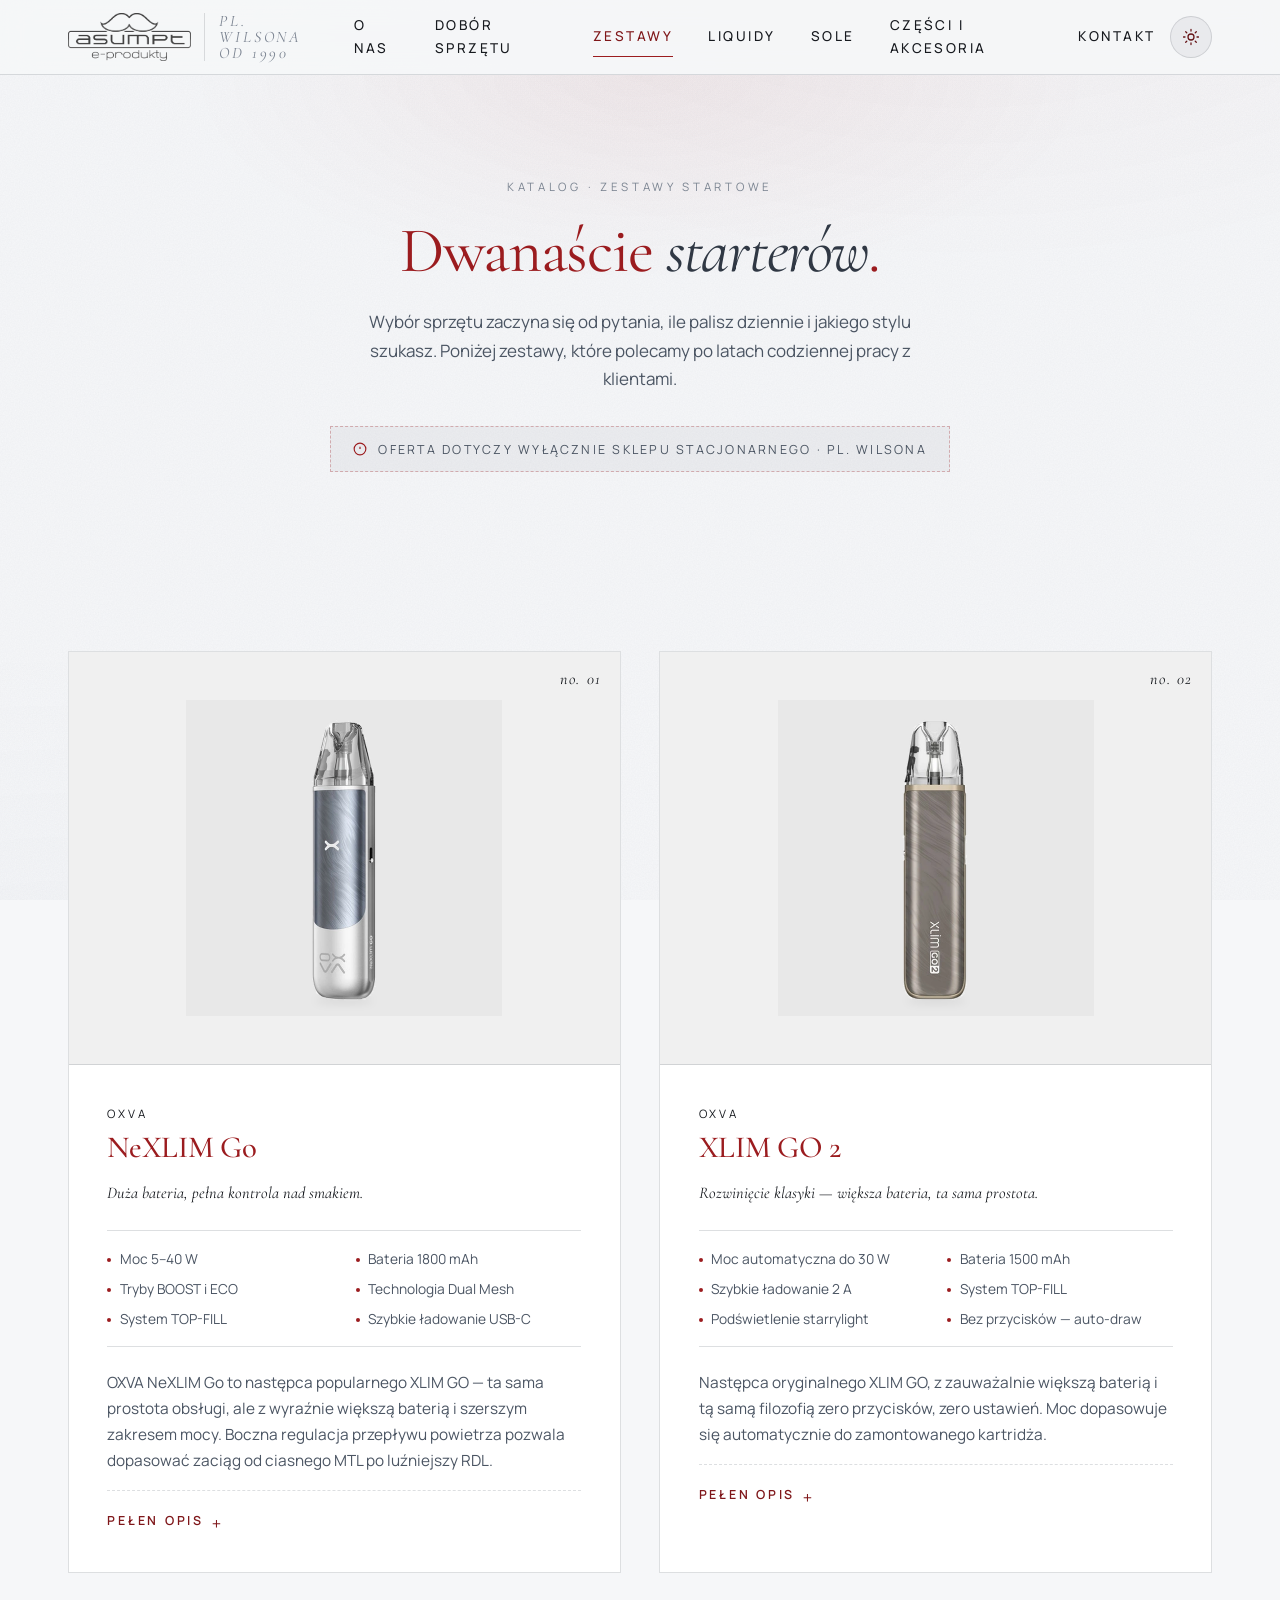
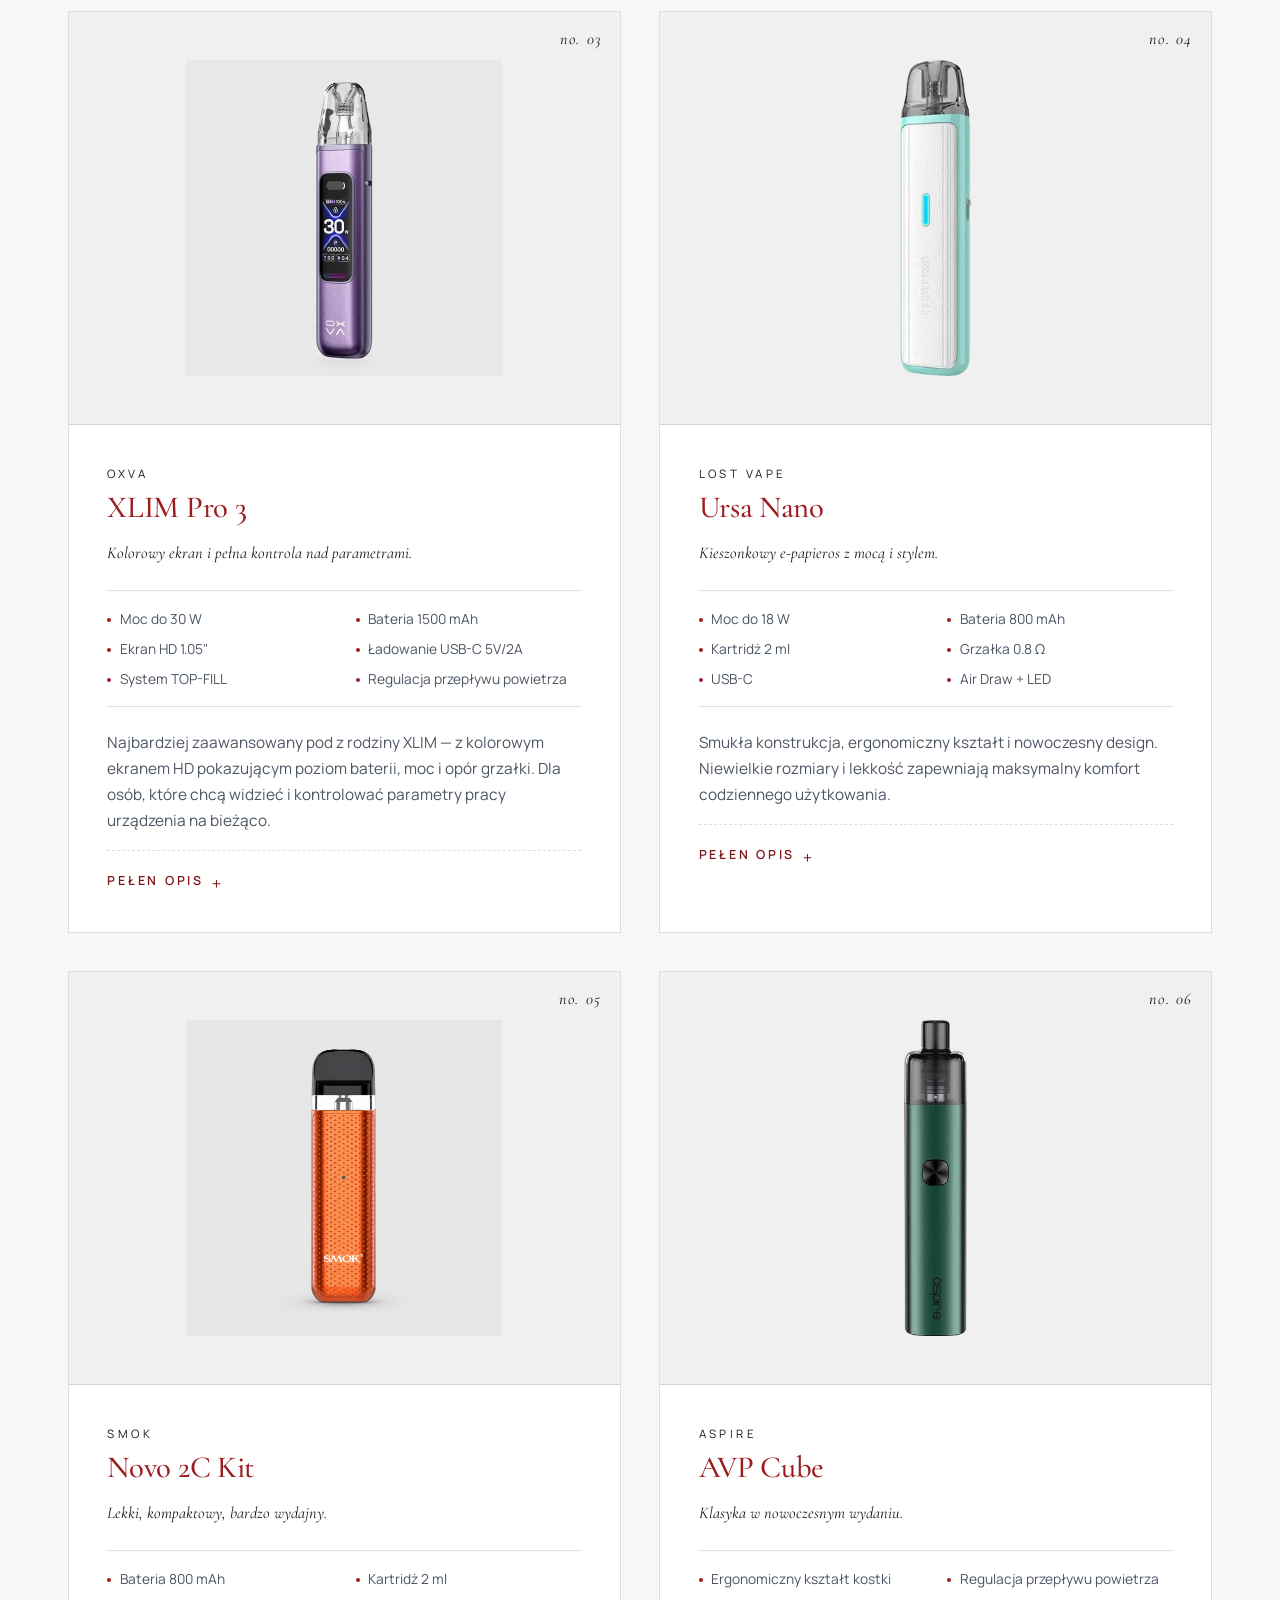
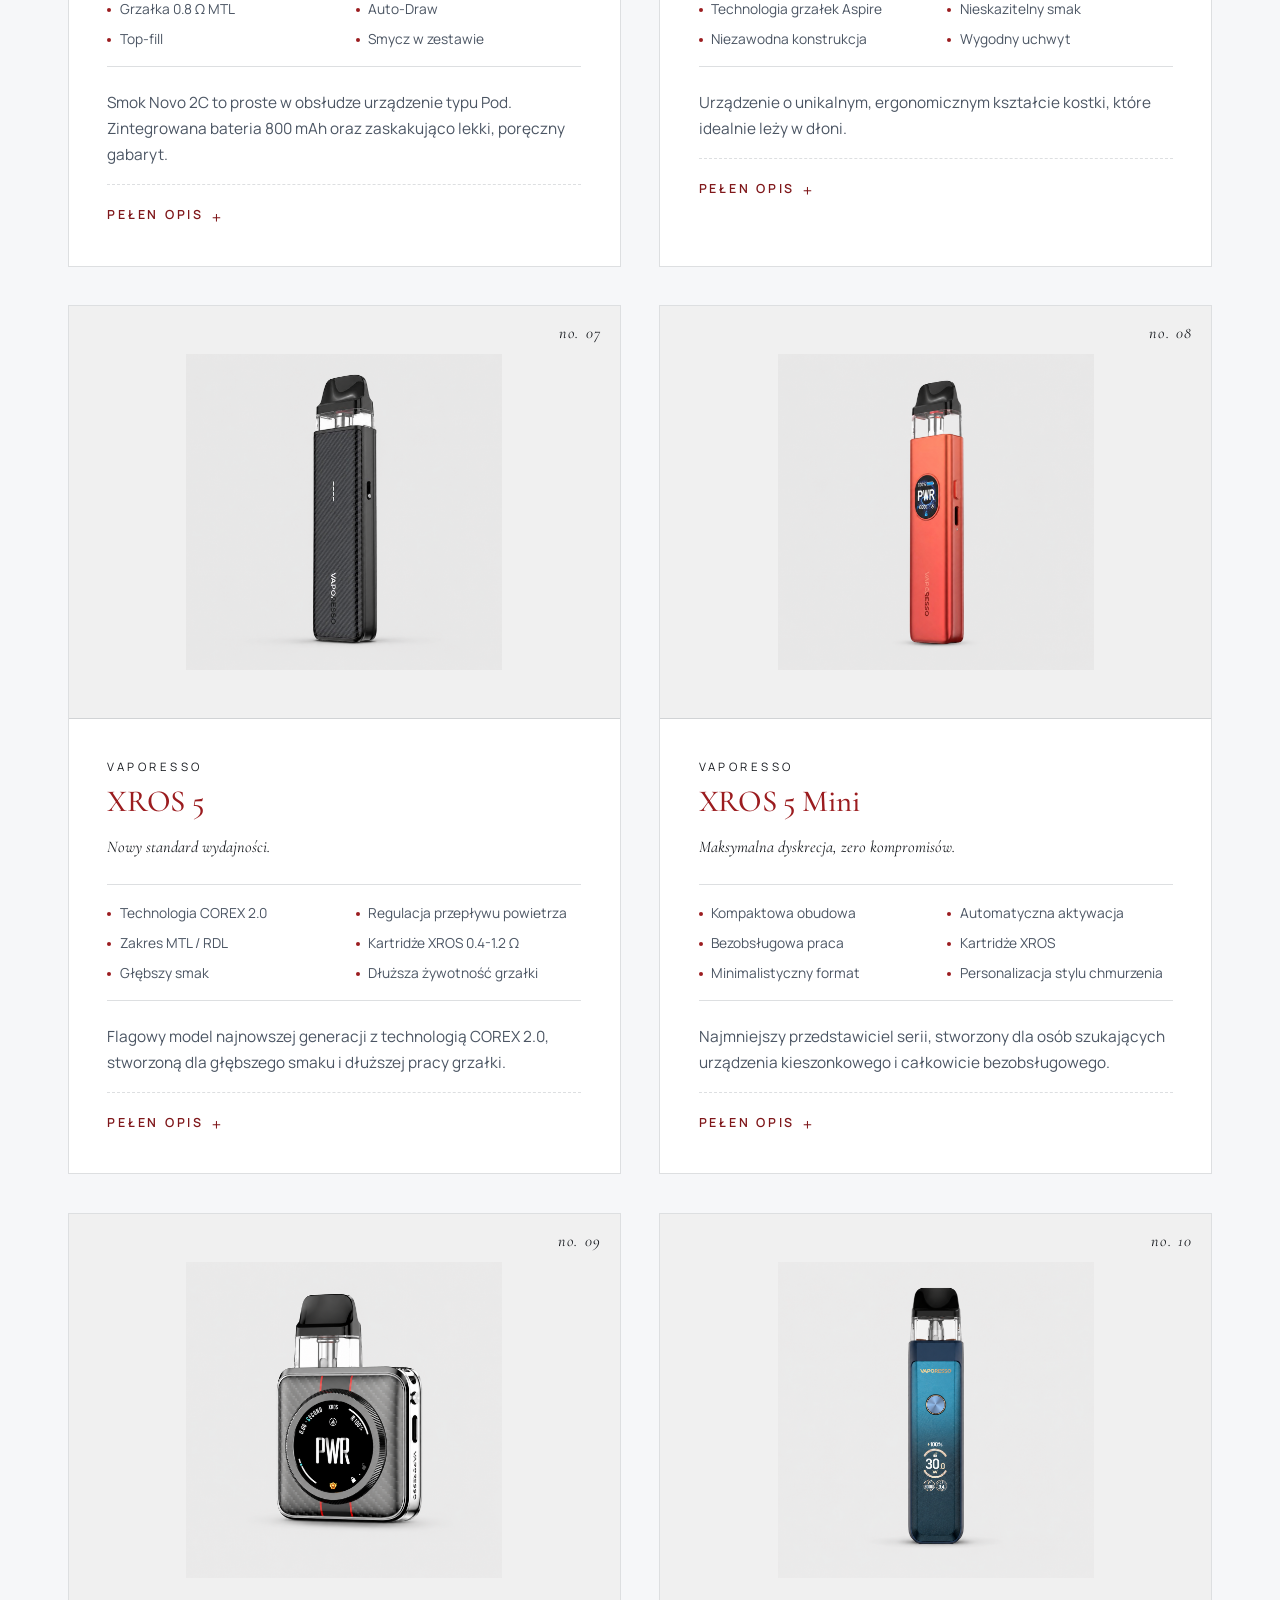
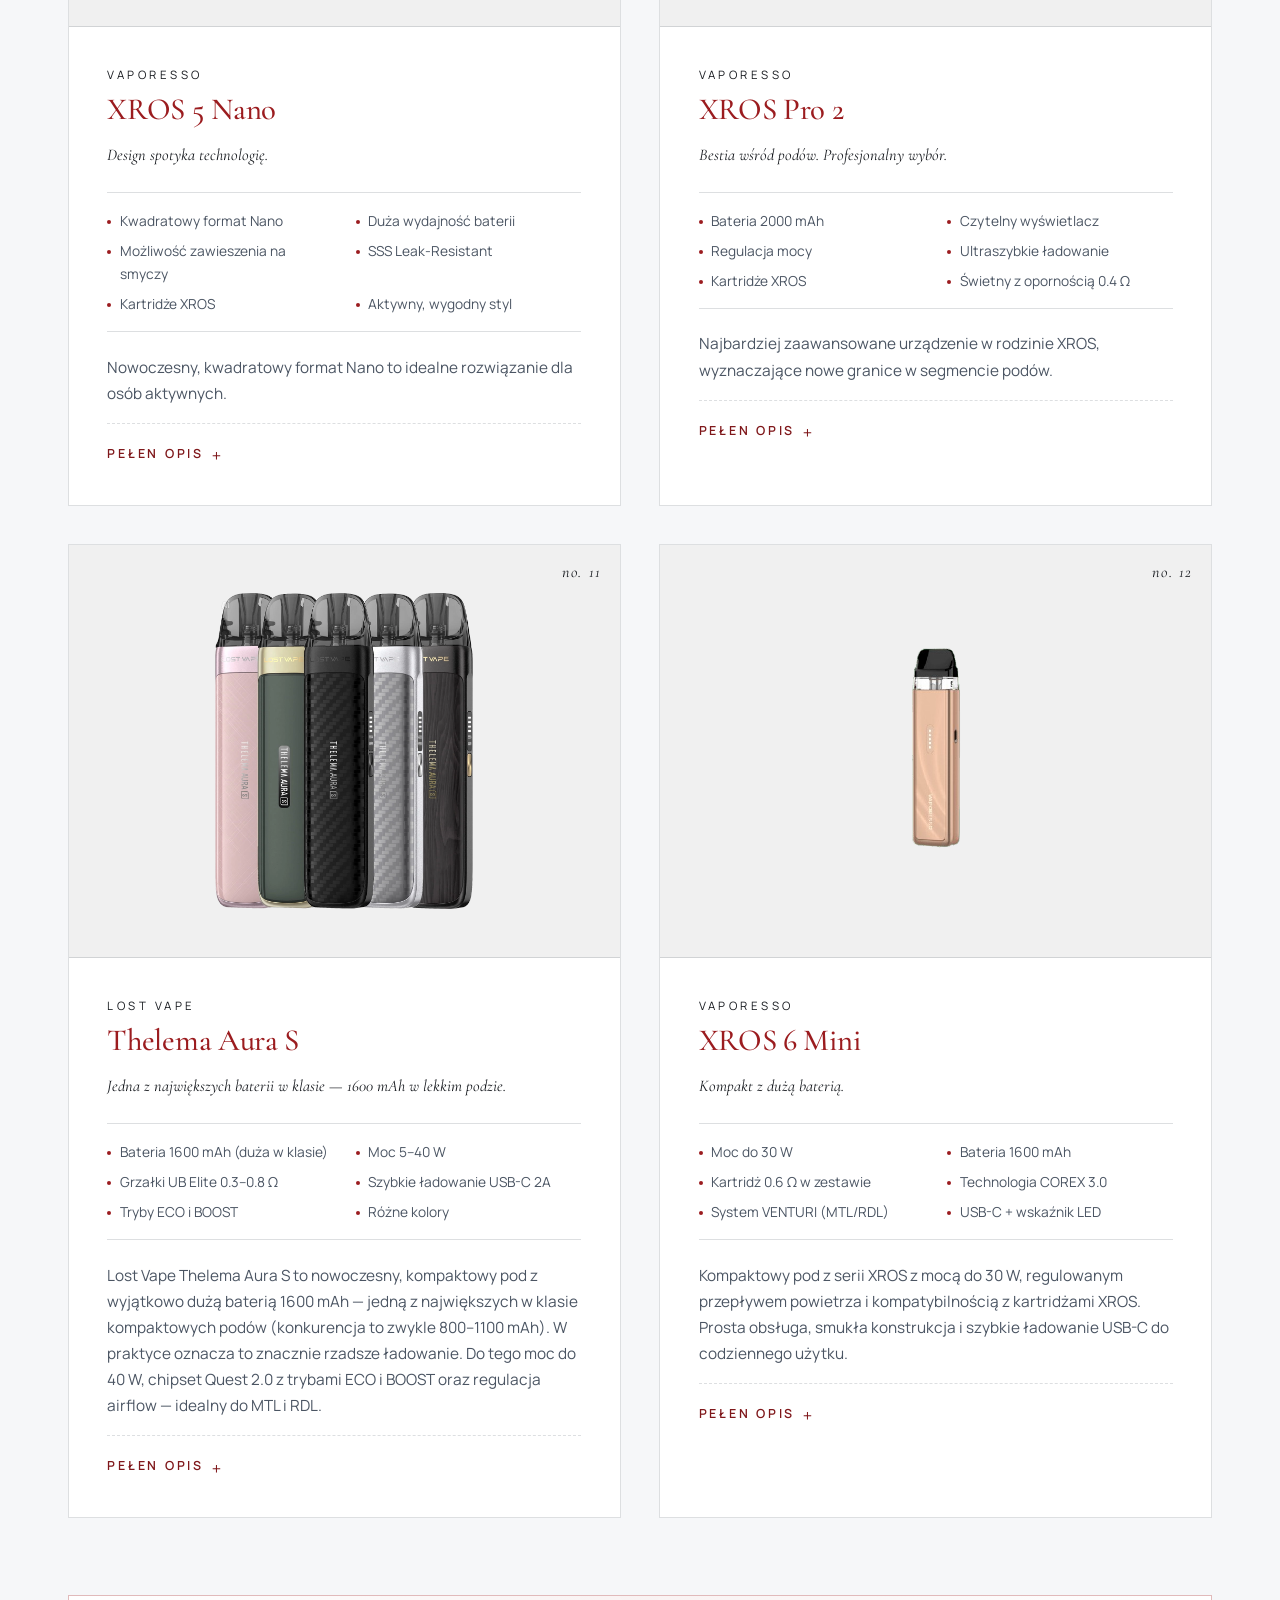
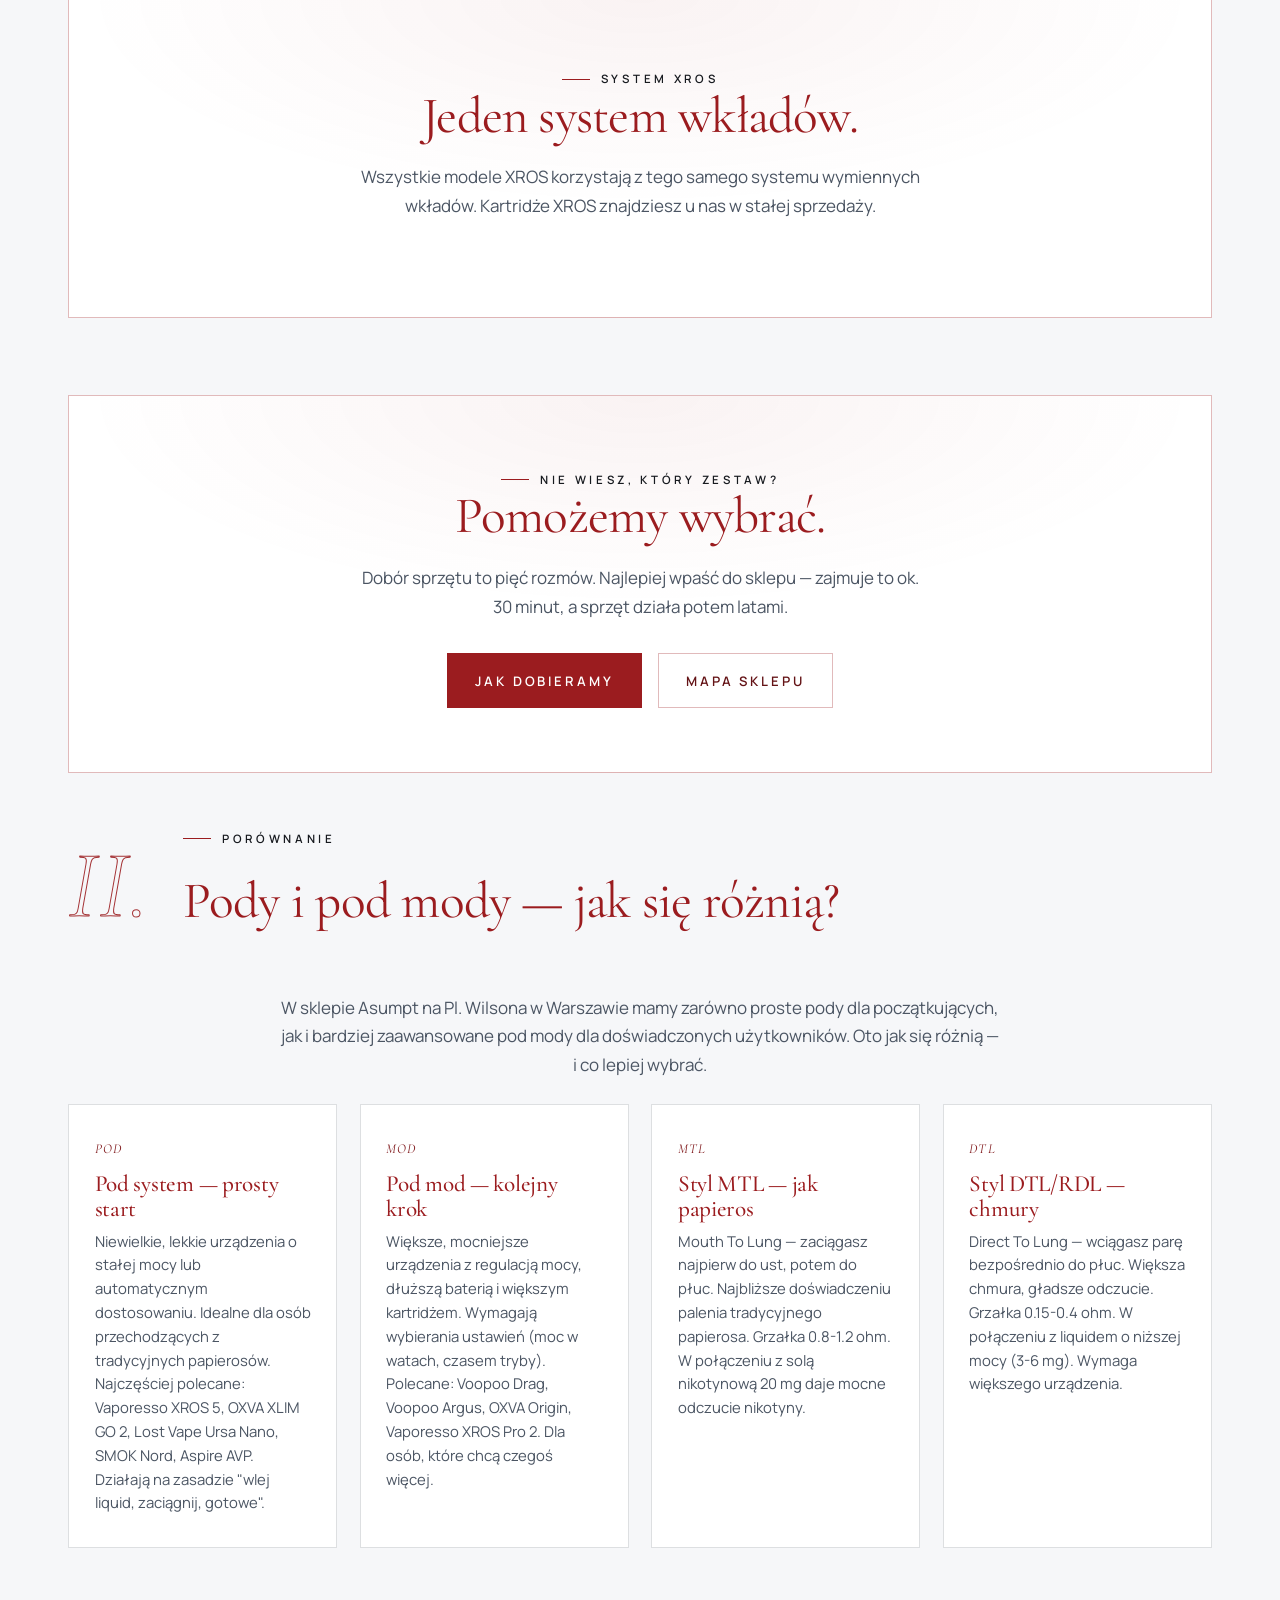
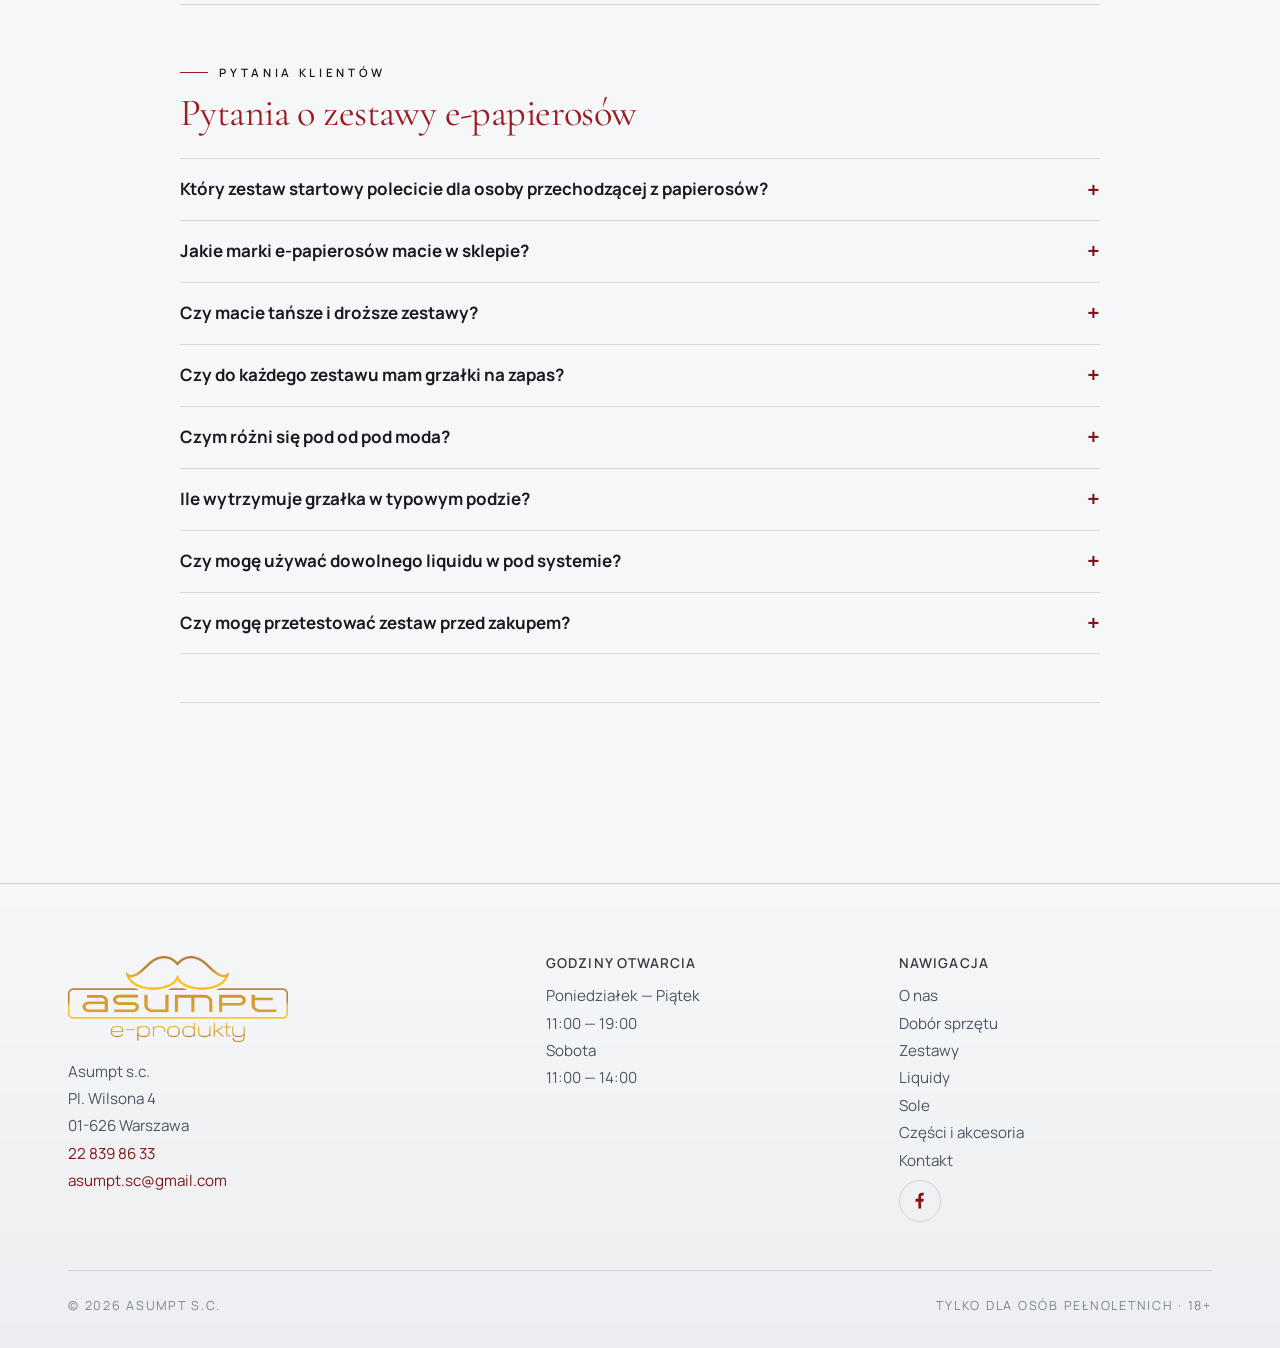
<file: zestawy.html>
<!DOCTYPE html>
<html lang="pl">
<head>
  <meta charset="UTF-8">
  <meta name="viewport" content="width=device-width, initial-scale=1">
  <meta name="robots" content="index, follow">
  <meta name="theme-color" content="#0c0a08">
  <link rel="canonical" href="https://epapierosy-asumpt.pl/zestawy.html">
  <title>Zestawy e-papierosów Warszawa · OXVA, Vaporesso, Lost Vape, SMOK · Asumpt</title>
  <meta name="description" content="Zestawy startowe e-papierosów Warszawa Żoliborz, Pl. Wilsona 4. Vaporesso XROS, OXVA XLIM, Lost Vape Ursa, SMOK. Grzałki dostępne od ręki.">
  <meta property="og:type" content="website">
  <meta property="og:locale" content="pl_PL">
  <meta property="og:site_name" content="Asumpt e-produkty">
  <meta property="og:title" content="Zestawy e-papierosów Warszawa Żoliborz · Asumpt Pl. Wilsona 4">
  <meta property="og:description" content="Zestawy startowe e-papierosów w Warszawie, Żoliborz, Pl. Wilsona 4. Oferta Vaporesso XROS, OXVA XLIM, Lost Vape Ursa i SMOK z grzałkami od ręki.">
  <meta property="og:url" content="https://epapierosy-asumpt.pl/zestawy.html">
  <meta property="og:image" content="https://epapierosy-asumpt.pl/assets/img/storefront.jpg">
  <meta name="twitter:card" content="summary_large_image">
  <meta name="twitter:title" content="Zestawy e-papierosów Warszawa Żoliborz">
  <meta name="twitter:description" content="OXVA, Vaporesso, Lost Vape, SMOK i Aspire w sklepie Asumpt na Pl. Wilsona.">
  <meta name="twitter:image" content="https://epapierosy-asumpt.pl/assets/img/storefront.jpg">
  <script>(()=>{try{const t=localStorage.getItem('asumpt-theme')||(matchMedia('(prefers-color-scheme: light)').matches?'light':'dark');if(t==='light')document.documentElement.dataset.theme='light';}catch(e){}})();</script>
  <link rel="icon" type="image/svg+xml" href="assets/favicon.svg">
  <link rel="preconnect" href="https://fonts.googleapis.com">
  <link rel="preconnect" href="https://fonts.gstatic.com" crossorigin>
  <link href="https://fonts.googleapis.com/css2?family=Cormorant+Garamond:ital,wght@0,300;0,400;0,500;0,600;1,300;1,400;1,500&family=Manrope:wght@400;500;600;700&display=swap" rel="stylesheet">
  <link rel="stylesheet" href="css/main.css">
  <link rel="stylesheet" href="css/pages.css">
  <style>
    /* Poprawka wyświetlania obrazów produktów - pełne zdjęcie zamiast przyciętego */
    .product__image {
      background: #f5f5f5;
      display: flex;
      align-items: center;
      justify-content: center;
      overflow: hidden;
    }
    .product__image img {
      width: 100%;
      height: 100%;
      object-fit: contain !important;
      padding: 1rem;
      transition: transform 0.5s cubic-bezier(0.4, 0.05, 0.2, 1);
    }
    [data-theme="light"] .product__image {
      background: #f0f0f0;
    }
    /* Powiekszenie zdjecia po najechaniu - tylko na urzadzeniach z myszka */
    @media (hover: hover) {
      .product:hover .product__image img {
        transform: scale(1.06);
      }
    }
    /* Na dotyku hover nie istnieje - zdjecie powieksza sie przy dotknieciu karty */
    @media (hover: none) {
      .product:active .product__image img {
        transform: scale(1.06);
      }
    }
    @media (prefers-reduced-motion: reduce) {
      .product__image img { transition: none; }
      .product:hover .product__image img,
      .product:active .product__image img { transform: none; }
    }
  </style>
  <script type="application/ld+json">
  {
    "@context": "https://schema.org",
    "@type": "FAQPage",
    "@id": "https://epapierosy-asumpt.pl/zestawy.html#faq",
    "mainEntity": [
      {
        "@type": "Question",
        "name": "Jakie zestawy startowe e-papierosów polecacie?",
        "acceptedAnswer": {
          "@type": "Answer",
          "text": "Dla osób zaczynających polecamy: Vaporesso XROS 5, OXVA XLIM GO 2 oraz Lost Vape Ursa Nano. Wszystkie to pody MTL z grzałkami 0.8-1.2 ohm, idealne do soli nikotynowych 20 mg."
        }
      },
      {
        "@type": "Question",
        "name": "Jakie marki e-papierosów macie w sklepie?",
        "acceptedAnswer": {
          "@type": "Answer",
          "text": "W Asumpt mamy zestawy marek: Vaporesso, OXVA, Lost Vape, Voopoo, SMOK i Aspire. Do każdej marki zapewniamy długoterminową dostępność grzałek i kartridży."
        }
      },
      {
        "@type": "Question",
        "name": "Czy macie tańsze i droższe zestawy?",
        "acceptedAnswer": {
          "@type": "Answer",
          "text": "Tak. Mamy całą gamę cenową - od podstawowych podów dla początkujących po pod mody i zaawansowane urządzenia. Dobieramy zestaw do potrzeb i budżetu."
        }
      },
      {
        "@type": "Question",
        "name": "Czy można odebrać zestaw startowy w sklepie Asumpt na Żoliborzu?",
        "acceptedAnswer": {
          "@type": "Answer",
          "text": "Tak. Nasze zestawy startowe są dostępne od ręki w sklepie stacjonarnym Asumpt przy Pl. Wilsona 4 w Warszawie."
        }
      }
    ]
  }
  </script>
  <script type="application/ld+json">
  {
    "@context": "https://schema.org",
    "@type": "WebPage",
    "@id": "https://epapierosy-asumpt.pl/zestawy.html#webpage",
    "url": "https://epapierosy-asumpt.pl/zestawy.html",
    "name": "Zestawy e-papierosów Warszawa Żoliborz · Asumpt Pl. Wilsona 4",
    "isPartOf": {
      "@id": "https://epapierosy-asumpt.pl/#website"
    },
    "about": {
      "@id": "https://epapierosy-asumpt.pl/#localbusiness"
    },
    "breadcrumb": {
      "@id": "https://epapierosy-asumpt.pl/zestawy.html#breadcrumb"
    },
    "inLanguage": "pl-PL"
  }
  </script>
  <script type="application/ld+json">
  {
    "@context": "https://schema.org",
    "@type": "Store",
    "@id": "https://epapierosy-asumpt.pl/#localbusiness",
    "name": "Asumpt e-produkty",
    "alternateName": "Vape Shop ASUMPT",
    "url": "https://epapierosy-asumpt.pl/",
    "description": "Sklep stacjonarny z e-papierosami, zestawami startowymi, liquidami i solami nikotynowymi na Pl. Wilsona 4 w Warszawie.",
    "telephone": "+48228398633",
    "email": "asumpt.sc@gmail.com",
    "priceRange": "$$",
    "currenciesAccepted": "PLN",
    "paymentAccepted": "Cash, Card",
    "areaServed": "Warszawa, Żoliborz",
    "address": {
      "@type": "PostalAddress",
      "streetAddress": "Plac Wilsona 4",
      "postalCode": "01-626",
      "addressLocality": "Warszawa",
      "addressCountry": "PL"
    },
    "geo": {
      "@type": "GeoCoordinates",
      "latitude": 52.269345,
      "longitude": 20.9851261
    },
    "hasMap": "https://www.google.com/maps/place/Vape+Shop+ASUMPT/@52.269345,20.9851261,17z/data=!4m6!3m5!1s0x471ecbedf2192bd7:0x541fac2cb0e4660a!8m2!3d52.269345!4d20.9851261!16s%2Fg%2F1thnmjmp",
    "sameAs": [
      "https://www.facebook.com/profile.php?id=100057228949370",
      "https://www.google.com/maps/place/Vape+Shop+ASUMPT/@52.269345,20.9851261,17z/data=!4m6!3m5!1s0x471ecbedf2192bd7:0x541fac2cb0e4660a!8m2!3d52.269345!4d20.9851261!16s%2Fg%2F1thnmjmp"
    ],
    "openingHoursSpecification": [
      {
        "@type": "OpeningHoursSpecification",
        "dayOfWeek": ["Monday", "Tuesday", "Wednesday", "Thursday", "Friday"],
        "opens": "11:00",
        "closes": "19:00"
      },
      {
        "@type": "OpeningHoursSpecification",
        "dayOfWeek": "Saturday",
        "opens": "11:00",
        "closes": "14:00"
      }
    ]
  }
  </script>
  <script type="application/ld+json">
  {
    "@context": "https://schema.org",
    "@type": "BreadcrumbList",
    "@id": "https://epapierosy-asumpt.pl/zestawy.html#breadcrumb",
    "itemListElement": [
      {"@type": "ListItem", "position": 1, "name": "Strona główna", "item": "https://epapierosy-asumpt.pl/"},
      {"@type": "ListItem", "position": 2, "name": "Zestawy", "item": "https://epapierosy-asumpt.pl/zestawy.html"}
    ]
  }
  </script>
  <!-- Google Analytics (GA4) -->
  <script async src="https://www.googletagmanager.com/gtag/js?id=G-P2HE9PFHXB"></script>
  <script>
    window.dataLayer = window.dataLayer || [];
    function gtag(){dataLayer.push(arguments);}
    gtag('js', new Date());
    gtag('config', 'G-P2HE9PFHXB');
  </script>
  <style>
    /* Nagłówki w stopce - H3 semantycznie, wygląd jak dawniej H5 */
    .site-footer h3.footer-h {
      font-family: 'Manrope', sans-serif;
      font-size: 0.85rem;
      font-weight: 600;
      letter-spacing: 0.08em;
      text-transform: uppercase;
      margin: 0 0 0.75rem 0;
      color: inherit;
      opacity: 0.85;
    }
  </style>
</head>
<body>
  <a class="skip-link" href="#main">Przejdź do treści</a>

  <header class="site-header">
    <div class="container site-header__bar">
      <a class="site-header__brand" href="/" aria-label="Asumpt — strona główna">
        <img src="assets/img/logo-asumpt.png" alt="Asumpt e-produkty">
        <span class="site-header__brand-meta">Pl. Wilsona <br> od 1990</span>
      </a>
      <div class="site-header__actions">
        <nav class="site-nav" aria-label="Główna nawigacja">
          <a href="o-nas.html">O nas</a>
          <a href="dobor-sprzetu.html">Dobór sprzętu</a>
          <a href="zestawy.html">Zestawy</a>
          <a href="liquidy.html">Liquidy</a>
          <a href="sole.html">Sole</a>
          <a href="czesci-akcesoria.html">Części i akcesoria</a>
          <a href="kontakt.html">Kontakt</a>
        </nav>
        <button class="theme-toggle" type="button" aria-label="Przełącz motyw jasny / ciemny">
          <svg class="icon-sun" viewBox="0 0 24 24" fill="none" stroke="currentColor" stroke-width="1.7" stroke-linecap="round" aria-hidden="true"><circle cx="12" cy="12" r="4"/><path d="M12 2v2M12 20v2M4.93 4.93l1.41 1.41M17.66 17.66l1.41 1.41M2 12h2M20 12h2M4.93 19.07l1.41-1.41M17.66 6.34l1.41-1.41"/></svg>
          <svg class="icon-moon" viewBox="0 0 24 24" fill="none" stroke="currentColor" stroke-width="1.7" stroke-linecap="round" stroke-linejoin="round" aria-hidden="true"><path d="M21 12.79A9 9 0 1 1 11.21 3 7 7 0 0 0 21 12.79z"/></svg>
        </button>
        <button class="nav-toggle" aria-label="Menu" aria-expanded="false">
          <span></span><span></span><span></span>
        </button>
      </div>
    </div>
  </header>
  <div class="mobile-drawer" aria-hidden="true">
    <div class="mobile-drawer__panel">
      <a href="o-nas.html">O nas</a>
      <a href="dobor-sprzetu.html">Dobór sprzętu</a>
      <a href="zestawy.html">Zestawy</a>
      <a href="liquidy.html">Liquidy</a>
      <a href="sole.html">Sole</a>
      <a href="czesci-akcesoria.html">Części i akcesoria</a>
      <a href="kontakt.html">Kontakt</a>
      <button class="theme-toggle" type="button" aria-label="Przełącz motyw">
        <span class="label-light">Tryb jasny</span>
        <span class="label-dark">Tryb ciemny</span>
        <svg class="icon-sun" viewBox="0 0 24 24" fill="none" stroke="currentColor" stroke-width="1.7" stroke-linecap="round" aria-hidden="true"><circle cx="12" cy="12" r="4"/><path d="M12 2v2M12 20v2M4.93 4.93l1.41 1.41M17.66 17.66l1.41 1.41M2 12h2M20 12h2M4.93 19.07l1.41-1.41M17.66 6.34l1.41-1.41"/></svg>
        <svg class="icon-moon" viewBox="0 0 24 24" fill="none" stroke="currentColor" stroke-width="1.7" stroke-linecap="round" stroke-linejoin="round" aria-hidden="true"><path d="M21 12.79A9 9 0 1 1 11.21 3 7 7 0 0 0 21 12.79z"/></svg>
      </button>
      <div class="mobile-drawer__meta">Pl. Wilsona 4 · Warszawa<br>22 839 86 33</div>
    </div>
  </div>

  <main id="main">

    <section class="page-hero">
      <div class="container page-hero__inner reveal">
        <div class="page-hero__crumb">Katalog · Zestawy startowe</div>
        <h1>Dwanaście <em class="serif-italic">starterów</em>.</h1>
        <p>Wybór sprzętu zaczyna się od pytania, ile palisz dziennie i jakiego stylu szukasz. Poniżej zestawy, które polecamy po latach codziennej pracy z klientami.</p>
        <div class="text-center mt-md">
          <span class="disclaimer-banner">
            <svg width="14" height="14" viewBox="0 0 24 24" fill="none" stroke="currentColor" stroke-width="2"><circle cx="12" cy="12" r="10"/><path d="M12 8v4M12 16h.01"/></svg>
            Oferta dotyczy wyłącznie sklepu stacjonarnego &middot; Pl. Wilsona
          </span>
        </div>
      </div>
    </section>

    <section class="section">
      <div class="container">

        <div class="product-grid">

          <!-- 01. OXVA NeXLIM Go -->
          <article class="product reveal" id="oxva-nexlim-go">
            <span class="product__index">no. 01</span>
            <div class="product__image"><img src="assets/img/products/oxva-nexlim-go.png" alt="OXVA NeXLIM Go" loading="lazy"></div>
            <div class="product__body">
              <div class="product__brand">OXVA</div>
              <h2 class="product__title">NeXLIM Go</h2>
              <p class="product__tagline">Duża bateria, pełna kontrola nad smakiem.</p>
              <ul class="product__specs">
                <li>Moc 5&ndash;40 W</li>
                <li>Bateria 1800 mAh</li>
                <li>Tryby BOOST i ECO</li>
                <li>Technologia Dual Mesh</li>
                <li>System TOP-FILL</li>
                <li>Szybkie ładowanie USB-C</li>
              </ul>
              <div class="product__desc">
                <p>OXVA NeXLIM Go to następca popularnego XLIM GO &mdash; ta sama prostota obsługi, ale z wyraźnie większą baterią i szerszym zakresem mocy. Boczna regulacja przepływu powietrza pozwala dopasować zaciąg od ciasnego MTL po luźniejszy RDL.</p>
                <details>
                  <summary>Pełen opis</summary>
                  <p class="mt-sm">Bateria 1800 mAh z szybkim ładowaniem USB-C zapewnia długi czas pracy na jednym ładowaniu. Moc regulowana w zakresie 5&ndash;40 W z dwoma trybami: ECO (oszczędniejszy, spokojniejszy zaciąg) i BOOST (mocniejsza chmura i smak). Grzałki Dual Mesh odpowiadają za intensywne i trwałe oddawanie smaku, a system TOP-FILL pozwala napełniać kartridż bez wyjmowania go z urządzenia. Współpracuje z kartridżami NeXLIM o różnych opornościach &mdash; do liquidów zwykłych i soli nikotynowych.</p>
                </details>
              </div>
            </div>
          </article>

          <!-- 02. OXVA XLIM GO 2 -->
          <article class="product reveal" id="oxva-xlim-go-2">
            <span class="product__index">no. 02</span>
            <div class="product__image"><img src="assets/img/products/oxva-xlim-go2.png" alt="OXVA XLIM GO 2" loading="lazy"></div>
            <div class="product__body">
              <div class="product__brand">OXVA</div>
              <h2 class="product__title">XLIM GO 2</h2>
              <p class="product__tagline">Rozwinięcie klasyki &mdash; większa bateria, ta sama prostota.</p>
              <ul class="product__specs">
                <li>Moc automatyczna do 30 W</li>
                <li>Bateria 1500 mAh</li>
                <li>Szybkie ładowanie 2 A</li>
                <li>System TOP-FILL</li>
                <li>Podświetlenie starrylight</li>
                <li>Bez przycisków &mdash; auto-draw</li>
              </ul>
              <div class="product__desc">
                <p>Następca oryginalnego XLIM GO, z zauważalnie większą baterią i tą samą filozofią zero przycisków, zero ustawień. Moc dopasowuje się automatycznie do zamontowanego kartridża.</p>
                <details>
                  <summary>Pełen opis</summary>
                  <p class="mt-sm">Bateria 1500 mAh wystarcza na cały dzień użytkowania, a szybkie ładowanie 2 A pozwala uzupełnić ok. 80% w około 30 minut. Automatyczna regulacja mocy do 30 W dopasowuje się do zastosowanego kartridża, dając stabilną pracę bez ręcznego ustawiania parametrów. Górny system napełniania minimalizuje ryzyko wycieków. Dioda &bdquo;breathing starrylight&rdquo; sygnalizuje poziom baterii w trzech kolorach. Kompatybilny z kartridżami serii XLIM V3 i EZ &mdash; do wyboru styl MTL lub RDL.</p>
                </details>
              </div>
            </div>
          </article>

          <!-- 03. OXVA XLIM Pro 3 -->
          <article class="product reveal" id="oxva-xlim-pro-3">
            <span class="product__index">no. 03</span>
            <div class="product__image"><img src="assets/img/products/oxva-xlim-pro-3.png" alt="OXVA XLIM Pro 3" loading="lazy"></div>
            <div class="product__body">
              <div class="product__brand">OXVA</div>
              <h2 class="product__title">XLIM Pro 3</h2>
              <p class="product__tagline">Kolorowy ekran i pełna kontrola nad parametrami.</p>
              <ul class="product__specs">
                <li>Moc do 30 W</li>
                <li>Bateria 1500 mAh</li>
                <li>Ekran HD 1.05"</li>
                <li>Ładowanie USB-C 5V/2A</li>
                <li>System TOP-FILL</li>
                <li>Regulacja przepływu powietrza</li>
              </ul>
              <div class="product__desc">
                <p>Najbardziej zaawansowany pod z rodziny XLIM &mdash; z kolorowym ekranem HD pokazującym poziom baterii, moc i opór grzałki. Dla osób, które chcą widzieć i kontrolować parametry pracy urządzenia na bieżąco.</p>
                <details>
                  <summary>Pełen opis</summary>
                  <p class="mt-sm">Bateria 1500 mAh zapewnia komfortowe użytkowanie przez cały dzień, a regulowana moc do 30 W pozwala dopasować intensywność zarówno pod MTL, jak i RDL. Ekran HD 1.05" w czasie rzeczywistym pokazuje poziom baterii, ustawioną moc, opór grzałki i licznik zaciągnięć. Aktywacja zaciągnięciem lub przyciskiem, boczna regulacja przepływu powietrza, szybkie ładowanie USB-C (5V/2A) oraz system TOP-FILL eliminujący wycieki. Kompatybilny z kartridżami serii XLIM V3 i EZ.</p>
                </details>
              </div>
            </div>
          </article>

          <!-- 04. Lost Vape Ursa Nano -->
          <article class="product reveal" id="lost-vape-ursa-nano">
            <span class="product__index">no. 04</span>
            <div class="product__image"><img src="assets/img/products/lost-vape-ursa-nano.png" alt="Lost Vape Ursa Nano" loading="lazy"></div>
            <div class="product__body">
              <div class="product__brand">Lost Vape</div>
              <h2 class="product__title">Ursa Nano</h2>
              <p class="product__tagline">Kieszonkowy e-papieros z mocą i stylem.</p>
              <ul class="product__specs">
                <li>Moc do 18 W</li>
                <li>Bateria 800 mAh</li>
                <li>Kartridż 2 ml</li>
                <li>Grzałka 0.8 Ω</li>
                <li>USB-C</li>
                <li>Air Draw + LED</li>
              </ul>
              <div class="product__desc">
                <p>Smukła konstrukcja, ergonomiczny kształt i nowoczesny design. Niewielkie rozmiary i lekkość zapewniają maksymalny komfort codziennego użytkowania.</p>
                <details>
                  <summary>Pełen opis</summary>
                  <p class="mt-sm">Wbudowana bateria 800 mAh pozwala na cały dzień wapowania. Port USB-C umożliwia szybkie ładowanie. Obsługuje wkłady z wbudowaną oraz wymienną grzałką &mdash; możesz dostosować gęstość chmury. Kartridż 2 ml z systemem zapobiegającym wyciekom. Regulowany przepływ powietrza, mechanizm Air Draw, wskaźnik LED. Zestaw: 1× Ursa Nano Pod, 1× 0.8 Ω Pod, kabel USB-C.</p>
                </details>
              </div>
            </div>
          </article>

          <!-- 05. Smok Novo 2C -->
          <article class="product reveal" id="smok-novo-2c">
            <span class="product__index">no. 05</span>
            <div class="product__image"><img src="assets/img/products/smok-novo-2c.png" alt="Smok Novo 2C Kit" loading="lazy"></div>
            <div class="product__body">
              <div class="product__brand">SMOK</div>
              <h2 class="product__title">Novo 2C Kit</h2>
              <p class="product__tagline">Lekki, kompaktowy, bardzo wydajny.</p>
              <ul class="product__specs">
                <li>Bateria 800 mAh</li>
                <li>Kartridż 2 ml</li>
                <li>Grzałka 0.8 Ω MTL</li>
                <li>Auto-Draw</li>
                <li>Top-fill</li>
                <li>Smycz w zestawie</li>
              </ul>
              <div class="product__desc">
                <p>Smok Novo 2C to proste w obsłudze urządzenie typu Pod. Zintegrowana bateria 800 mAh oraz zaskakująco lekki, poręczny gabaryt.</p>
                <details>
                  <summary>Pełen opis</summary>
                  <p class="mt-sm">W zestawie kartridż Novo 2X Meshed 2 ml z wbudowaną grzałką 0.8 Ω MTL i górnym systemem napełniania. Tryb Auto-Draw &mdash; korzystasz przez automatyczne zaciąganie się. Idealny dla początkujących i zaawansowanych. Smycz w zestawie ułatwia przenoszenie. Pełna kompatybilność z grzałkami Novo / Novo 2 / Novo 2X.</p>
                </details>
              </div>
            </div>
          </article>

          <!-- 06. Aspire AVP Cube -->
          <article class="product reveal" id="aspire-avp-cube">
            <span class="product__index">no. 06</span>
            <div class="product__image"><img src="assets/img/products/aspire-avp-cube.png" alt="Aspire AVP Cube" loading="lazy"></div>
            <div class="product__body">
              <div class="product__brand">Aspire</div>
              <h2 class="product__title">AVP Cube</h2>
              <p class="product__tagline">Klasyka w nowoczesnym wydaniu.</p>
              <ul class="product__specs">
                <li>Ergonomiczny kształt kostki</li>
                <li>Regulacja przepływu powietrza</li>
                <li>Technologia grzałek Aspire</li>
                <li>Nieskazitelny smak</li>
                <li>Niezawodna konstrukcja</li>
                <li>Wygodny uchwyt</li>
              </ul>
              <div class="product__desc">
                <p>Urządzenie o unikalnym, ergonomicznym kształcie kostki, które idealnie leży w dłoni.</p>
                <details>
                  <summary>Pełen opis</summary>
                  <p class="mt-sm">Wyposażone w precyzyjną regulację przepływu powietrza i legendarną technologię grzałek Aspire, oferuje nieskazitelny smak i niezawodność, z której słynie marka.</p>
                </details>
              </div>
            </div>
          </article>

          <!-- 07. Vaporesso XROS 5 -->
          <article class="product reveal" id="vaporesso-xros-5">
            <span class="product__index">no. 07</span>
            <div class="product__image"><img src="assets/img/products/vaporesso-xros-5.png" alt="Vaporesso XROS 5" loading="lazy"></div>
            <div class="product__body">
              <div class="product__brand">Vaporesso</div>
              <h2 class="product__title">XROS 5</h2>
              <p class="product__tagline">Nowy standard wydajności.</p>
              <ul class="product__specs">
                <li>Technologia COREX 2.0</li>
                <li>Regulacja przepływu powietrza</li>
                <li>Zakres MTL / RDL</li>
                <li>Kartridże XROS 0.4-1.2 Ω</li>
                <li>Głębszy smak</li>
                <li>Dłuższa żywotność grzałki</li>
              </ul>
              <div class="product__desc">
                <p>Flagowy model najnowszej generacji z technologią COREX 2.0, stworzoną dla głębszego smaku i dłuższej pracy grzałki.</p>
                <details>
                  <summary>Pełen opis</summary>
                  <p class="mt-sm">Precyzyjna regulacja przepływu powietrza pozwala przejść od ciasnego MTL do luźniejszego RDL. Pełna współpraca z całą rodziną kartridży XROS od 0.4 do 1.2 Ω daje gwarancję stałej dostępności materiałów eksploatacyjnych w naszym sklepie.</p>
                </details>
              </div>
            </div>
          </article>

          <!-- 08. Vaporesso XROS 5 Mini -->
          <article class="product reveal" id="vaporesso-xros-5-mini">
            <span class="product__index">no. 08</span>
            <div class="product__image"><img src="assets/img/products/vaporesso-xros-5-mini.png" alt="Vaporesso XROS 5 Mini" loading="lazy"></div>
            <div class="product__body">
              <div class="product__brand">Vaporesso</div>
              <h2 class="product__title">XROS 5 Mini</h2>
              <p class="product__tagline">Maksymalna dyskrecja, zero kompromisów.</p>
              <ul class="product__specs">
                <li>Kompaktowa obudowa</li>
                <li>Automatyczna aktywacja</li>
                <li>Bezobsługowa praca</li>
                <li>Kartridże XROS</li>
                <li>Minimalistyczny format</li>
                <li>Personalizacja stylu chmurzenia</li>
              </ul>
              <div class="product__desc">
                <p>Najmniejszy przedstawiciel serii, stworzony dla osób szukających urządzenia kieszonkowego i całkowicie bezobsługowego.</p>
                <details>
                  <summary>Pełen opis</summary>
                  <p class="mt-sm">Aktywowany automatycznie przez zaciągnięcie, oferuje tę samą doskonałą jakość oddawania smaku co większe modele, zamkniętą w minimalistycznej obudowie. Mimo kompaktowych rozmiarów obsługuje wszystkie rodzaje kartridży XROS.</p>
                </details>
              </div>
            </div>
          </article>

          <!-- 09. Vaporesso XROS 5 Nano -->
          <article class="product reveal" id="vaporesso-xros-5-nano">
            <span class="product__index">no. 09</span>
            <div class="product__image"><img src="assets/img/products/vaporesso-xros-5-nano.png" alt="Vaporesso XROS 5 Nano" loading="lazy"></div>
            <div class="product__body">
              <div class="product__brand">Vaporesso</div>
              <h2 class="product__title">XROS 5 Nano</h2>
              <p class="product__tagline">Design spotyka technologię.</p>
              <ul class="product__specs">
                <li>Kwadratowy format Nano</li>
                <li>Duża wydajność baterii</li>
                <li>Możliwość zawieszenia na smyczy</li>
                <li>SSS Leak-Resistant</li>
                <li>Kartridże XROS</li>
                <li>Aktywny, wygodny styl</li>
              </ul>
              <div class="product__desc">
                <p>Nowoczesny, kwadratowy format Nano to idealne rozwiązanie dla osób aktywnych.</p>
                <details>
                  <summary>Pełen opis</summary>
                  <p class="mt-sm">Urządzenie wyróżnia się unikalnym stylem, dużą wydajnością baterii i możliwością zawieszenia na smyczy. System SSS Leak-Resistant skutecznie ogranicza problem wyciekania płynu, a szeroka gama kartridży XROS pozwala dopasować moc do preferencji.</p>
                </details>
              </div>
            </div>
          </article>

          <!-- 10. Vaporesso XROS Pro 2 -->
          <article class="product reveal" id="vaporesso-xros-pro-2">
            <span class="product__index">no. 10</span>
            <div class="product__image"><img src="assets/img/products/vaporesso-xros-pro-2.png" alt="Vaporesso XROS Pro 2" loading="lazy"></div>
            <div class="product__body">
              <div class="product__brand">Vaporesso</div>
              <h2 class="product__title">XROS Pro 2</h2>
              <p class="product__tagline">Bestia wśród podów. Profesjonalny wybór.</p>
              <ul class="product__specs">
                <li>Bateria 2000 mAh</li>
                <li>Czytelny wyświetlacz</li>
                <li>Regulacja mocy</li>
                <li>Ultraszybkie ładowanie</li>
                <li>Kartridże XROS</li>
                <li>Świetny z opornością 0.4 Ω</li>
              </ul>
              <div class="product__desc">
                <p>Najbardziej zaawansowane urządzenie w rodzinie XROS, wyznaczające nowe granice w segmencie podów.</p>
                <details>
                  <summary>Pełen opis</summary>
                  <p class="mt-sm">Potężny akumulator 2000 mAh zapewnia bardzo długi czas pracy na jednym ładowaniu. Model ma czytelny wyświetlacz, precyzyjną regulację mocy oraz system ultraszybkiego ładowania. Obsługuje pełne spektrum kartridży XROS i szczególnie dobrze współpracuje z niższymi opornościami, np. 0.4 Ω.</p>
                </details>
              </div>
            </div>
          </article>

          <!-- 11. Lost Vape Thelema Aura S -->
          <article class="product reveal" id="lost-vape-thelema-aura-s">
            <span class="product__index">no. 11</span>
            <div class="product__image"><img src="assets/img/products/lost-vape-thelema-aura-s.png" alt="Lost Vape Thelema Aura S" loading="lazy"></div>
            <div class="product__body">
              <div class="product__brand">Lost Vape</div>
              <h2 class="product__title">Thelema Aura S</h2>
              <p class="product__tagline">Jedna z największych baterii w klasie — 1600 mAh w lekkim podzie.</p>
              <ul class="product__specs">
                <li>Bateria 1600 mAh (duża w klasie)</li>
                <li>Moc 5–40 W</li>
                <li>Grzałki UB Elite 0.3–0.8 Ω</li>
                <li>Szybkie ładowanie USB-C 2A</li>
                <li>Tryby ECO i BOOST</li>
                <li>Różne kolory</li>
              </ul>
              <div class="product__desc">
                <p>Lost Vape Thelema Aura S to nowoczesny, kompaktowy pod z wyjątkowo dużą baterią 1600 mAh — jedną z największych w klasie kompaktowych podów (konkurencja to zwykle 800–1100 mAh). W praktyce oznacza to znacznie rzadsze ładowanie. Do tego moc do 40 W, chipset Quest 2.0 z trybami ECO i BOOST oraz regulacja airflow — idealny do MTL i RDL.</p>
                <details>
                  <summary>Pełen opis</summary>
                  <p class="mt-sm">Urządzenie łączy lekki korpus (ok. 55–60 g) z zaawansowanymi trybami pracy i pojemną baterią 1600 mAh. Regulowana moc 5–40 W, szybkie ładowanie USB-C (2A) oraz aktywacja automatyczna lub przyciskiem. Chipset Quest 2.0 z trybami ECO i BOOST pozwala sterować intensywnością chmury, a boczny suwak airflow dostosowuje opór zaciągnięcia. Współpracuje z wkładami E Plus V2 (Dual Mesh) i wymiennymi grzałkami UB Elite (0.3–0.8 Ω) — łatwy dobór pod liquidy i sole nikotynowe. Dostępny w różnych wersjach kolorystycznych (wykończenia carbon, skóra, drewno) — zapytaj o aktualną dostępność.</p>
                </details>
              </div>
            </div>
          </article>

          <!-- 12. Vaporesso XROS 6 Mini -->
          <article class="product reveal" id="vaporesso-xros-6-mini">
            <span class="product__index">no. 12</span>
            <div class="product__image"><img src="assets/img/products/vaporesso-xros-6-mini.png" alt="Vaporesso XROS 6 Mini" loading="lazy"></div>
            <div class="product__body">
              <div class="product__brand">Vaporesso</div>
              <h2 class="product__title">XROS 6 Mini</h2>
              <p class="product__tagline">Kompakt z dużą baterią.</p>
              <ul class="product__specs">
                <li>Moc do 30 W</li>
                <li>Bateria 1600 mAh</li>
                <li>Kartridż 0.6 Ω w zestawie</li>
                <li>Technologia COREX 3.0</li>
                <li>System VENTURI (MTL/RDL)</li>
                <li>USB-C + wskaźnik LED</li>
              </ul>
              <div class="product__desc">
                <p>Kompaktowy pod z serii XROS z mocą do 30 W, regulowanym przepływem powietrza i kompatybilnością z kartridżami XROS. Prosta obsługa, smukła konstrukcja i szybkie ładowanie USB-C do codziennego użytku.</p>
                <details>
                  <summary>Pełen opis</summary>
                  <p class="mt-sm">Wbudowana bateria 1600 mAh zapewnia długi czas pracy na jednym ładowaniu. Precyzyjna regulacja airflow oraz system VENTURI pozwalają dopasować charakterystykę zaciągania pod klasyczne MTL lub luźniejszy styl inhalacji. Czytelny wskaźnik poziomu baterii w formie diod LED. Urządzenie współpracuje z kartridżami Vaporesso XROS, w tym z wkładem 0.6 Ω dołączonym w zestawie. Technologia COREX 3.0 odpowiada za intensywne odwzorowanie smaku, a system SSS 2.0 ogranicza ryzyko wycieków.</p>
                </details>
              </div>
            </div>
          </article>

        </div>

        <div class="cta-banner reveal mt-lg">
          <span class="eyebrow">System XROS</span>
          <h2>Jeden system wkładów.</h2>
          <p>Wszystkie modele XROS korzystają z tego samego systemu wymiennych wkładów. Kartridże XROS znajdziesz u nas w stałej sprzedaży.</p>
        </div>

        <div class="cta-banner reveal mt-lg">
          <span class="eyebrow">Nie wiesz, który zestaw?</span>
          <h2>Pomożemy wybrać.</h2>
          <p>Dobór sprzętu to pięć rozmów. Najlepiej wpaść do sklepu &mdash; zajmuje to ok. 30 minut, a sprzęt działa potem latami.</p>
          <div class="flex-row center">
            <a class="btn btn-primary" href="dobor-sprzetu.html">Jak dobieramy</a>
            <a class="btn btn-outline" href="kontakt.html">Mapa sklepu</a>
          </div>
        </div>

        <!-- SEKCJA: PORÓWNANIE PODÓW -->
        <div class="section-header reveal mt-lg">
          <span class="roman">II.</span>
          <span class="eyebrow">Porównanie</span>
          <h2>Pody i pod mody — jak się różnią?</h2>
        </div>
        <p class="reveal" style="max-width:720px; margin:0 auto 1.5rem; text-align:center;">W sklepie Asumpt na Pl. Wilsona w Warszawie mamy zarówno proste pody dla początkujących, jak i bardziej zaawansowane pod mody dla doświadczonych użytkowników. Oto jak się różnią — i co lepiej wybrać.</p>

        <div class="usp-grid reveal">
          <article class="usp">
            <span class="usp__num">POD</span>
            <h3>Pod system — prosty start</h3>
            <p>Niewielkie, lekkie urządzenia o stałej mocy lub automatycznym dostosowaniu. Idealne dla osób przechodzących z tradycyjnych papierosów. Najczęściej polecane: Vaporesso XROS 5, OXVA XLIM GO 2, Lost Vape Ursa Nano, SMOK Nord, Aspire AVP. Działają na zasadzie "wlej liquid, zaciągnij, gotowe".</p>
          </article>
          <article class="usp">
            <span class="usp__num">MOD</span>
            <h3>Pod mod — kolejny krok</h3>
            <p>Większe, mocniejsze urządzenia z regulacją mocy, dłuższą baterią i większym kartridżem. Wymagają wybierania ustawień (moc w watach, czasem tryby). Polecane: Voopoo Drag, Voopoo Argus, OXVA Origin, Vaporesso XROS Pro 2. Dla osób, które chcą czegoś więcej.</p>
          </article>
          <article class="usp">
            <span class="usp__num">MTL</span>
            <h3>Styl MTL — jak papieros</h3>
            <p>Mouth To Lung — zaciągasz najpierw do ust, potem do płuc. Najbliższe doświadczeniu palenia tradycyjnego papierosa. Grzałka 0.8-1.2 ohm. W połączeniu z solą nikotynową 20 mg daje mocne odczucie nikotyny.</p>
          </article>
          <article class="usp">
            <span class="usp__num">DTL</span>
            <h3>Styl DTL/RDL — chmury</h3>
            <p>Direct To Lung — wciągasz parę bezpośrednio do płuc. Większa chmura, gładsze odczucie. Grzałka 0.15-0.4 ohm. W połączeniu z liquidem o niższej mocy (3-6 mg). Wymaga większego urządzenia.</p>
          </article>
        </div>

        <!-- SEKCJA FAQ -->
        <div class="faq-block reveal mt-lg" id="faq">
          <span class="eyebrow">Pytania klientów</span>
          <h2>Pytania o zestawy e-papierosów</h2>
          <details>
            <summary>Który zestaw startowy polecicie dla osoby przechodzącej z papierosów?</summary>
            <p>Dla osób przechodzących z tradycyjnych papierosów najczęściej polecamy: Vaporesso XROS 5, OXVA XLIM GO 2 lub Lost Vape Ursa Nano. Wszystkie to pody MTL z grzałkami 0.8-1.2 ohm. W połączeniu z solą nikotynową 20 mg dają zaciąg najbardziej zbliżony do zwykłego papierosa.</p>
          </details>
          <details>
            <summary>Jakie marki e-papierosów macie w sklepie?</summary>
            <p>W Asumpt w Warszawie na Żoliborzu mamy: Vaporesso (XROS 5, Mini, Nano, Pro 2, ARMOUR), OXVA (XLIM, XLIM GO 2, Origin), Lost Vape (Ursa Nano, Ursa Mini), Voopoo (Drag, Argus, Vinci), SMOK (Nord, Novo) oraz Aspire. Do każdej marki zapewniamy ciągłą dostępność grzałek i kartridży.</p>
          </details>
          <details>
            <summary>Czy macie tańsze i droższe zestawy?</summary>
            <p>Tak. Mamy całą gamę cenową. Od podstawowych podów dla początkujących, przez średnią klasę, po pod mody dla zaawansowanych. Konkretne ceny ustalamy w sklepie po doborze sprzętu pod konkretne potrzeby. Klienci często mówią, że nasze ceny są niższe niż w innych sklepach na Żoliborzu.</p>
          </details>
          <details>
            <summary>Czy do każdego zestawu mam grzałki na zapas?</summary>
            <p>Tak. Do wszystkich marek, które polecamy w sklepie, mamy zapas grzałek na półce. Po zakupie zestawu nigdy nie zostawiamy klienta bez wsparcia na pierwszy rok+. To absolutny priorytet naszego sklepu.</p>
          </details>
          <details>
            <summary>Czym różni się pod od pod moda?</summary>
            <p>Pod to małe, kieszonkowe urządzenie z ustaloną mocą - "wlej liquid i zaciągnij". Pod mod jest większy, ma regulację mocy, większą baterię i pojemniejszy kartridż. Pod mody są dla osób, które chcą więcej kontroli nad doświadczeniem (regulacja mocy, większa chmura, dłuższa praca między ładowaniami).</p>
          </details>
          <details>
            <summary>Ile wytrzymuje grzałka w typowym podzie?</summary>
            <p>Średnio 1-3 tygodnie, zależnie od intensywności używania i jakości liquidu. Sygnały do wymiany: przypalony smak, mniejsza chmura, słabsze odczucie nikotyny. Słodkie liquidy zużywają grzałkę szybciej niż tytoniowe.</p>
          </details>
          <details>
            <summary>Czy mogę używać dowolnego liquidu w pod systemie?</summary>
            <p>Generalnie tak, ale są ograniczenia. Do podów MTL (większość prostych podów jak XROS, XLIM) polecamy liquidy 6-18 mg lub sole 20 mg. Liquidy z wysokim VG (over 70%) mogą być za gęste dla małych grzałek. W sklepie dobieramy liquid do konkretnego urządzenia.</p>
          </details>
          <details>
            <summary>Czy mogę przetestować zestaw przed zakupem?</summary>
            <p>Możesz wziąć go do ręki, sprawdzić jak leży w dłoni, zobaczyć działanie. Z higienicznych powodów nie testujemy z naszymi liquidami osobistego zaciągu - ale doradzimy na podstawie naszego doświadczenia, jak konkretny model się sprawdza w codziennym użytkowaniu.</p>
          </details>
        </div>

      </div>
    </section>

  </main>

  <footer class="site-footer">
    <div class="container">
      <div class="site-footer__grid">
        <div class="site-footer__brand">
          <img src="assets/img/logo-asumpt.png" alt="Asumpt">
          <p>Asumpt s.c.<br>Pl. Wilsona 4<br>01-626 Warszawa</p>
          <p>
            <a href="tel:+48228398633">22 839 86 33</a><br>
            <a href="mailto:asumpt.sc@gmail.com">asumpt.sc@gmail.com</a>
          </p>
        </div>
        <div>
          <h3 class="footer-h">Godziny otwarcia</h3>
          <p>Poniedziałek — Piątek<br>11:00 — 19:00</p>
          <p>Sobota<br>11:00 — 14:00</p>
        </div>
        <div>
          <h3 class="footer-h">Nawigacja</h3>
          <ul class="site-footer__nav">
            <li><a href="o-nas.html">O nas</a></li>
            <li><a href="dobor-sprzetu.html">Dobór sprzętu</a></li>
            <li><a href="zestawy.html">Zestawy</a></li>
            <li><a href="liquidy.html">Liquidy</a></li>
            <li><a href="sole.html">Sole</a></li>
            <li><a href="czesci-akcesoria.html">Części i akcesoria</a></li>
            <li><a href="kontakt.html">Kontakt</a></li>
          </ul>
          <a class="site-footer__social" href="https://www.facebook.com/profile.php?id=100057228949370" target="_blank" rel="noopener" aria-label="Facebook Asumpt">
            <svg width="18" height="18" viewBox="0 0 24 24" fill="currentColor"><path d="M13.5 22v-9h3l.5-4h-3.5V6.5c0-1.2.3-2 2-2H17V1.1c-.4 0-1.5-.1-2.7-.1-2.7 0-4.5 1.6-4.5 4.6V9H6v4h3.8v9h3.7z"/></svg>
          </a>
        </div>
      </div>
      <div class="site-footer__legal">
        <span>© <span data-year>2026</span> Asumpt s.c.</span>
        <span>Tylko dla osób pełnoletnich · 18+</span>
      </div>
    </div>
  </footer>

  <nav class="mobile-quick-actions" aria-label="Szybki kontakt">
    <a href="tel:+48228398633">Zadzwoń</a>
    <a href="kontakt.html">Mapa</a>
  </nav>

  <button class="back-to-top" aria-label="Powrót na górę">
    <svg width="18" height="18" viewBox="0 0 24 24" fill="none" stroke="currentColor" stroke-width="2"><path d="M12 19V5M5 12l7-7 7 7"/></svg>
  </button>

  <script src="js/main.js" defer></script>
</body>
</html>
</file>
<file: css/main.css>
/* ==============================================================
   Asumpt e-produkty — v2
   Aesthetic: graphite boutique with restrained cherry accents
   Palette: titanium graphite + deep cherry + clean neutral light mode
   ============================================================== */

/* ---------- 1. Tokens ---------- */
:root {
  /* surfaces */
  --bg-base: #1b1e22;
  --bg-deep: #14171a;
  --bg-elevated: #22262b;
  --bg-line: #30353b;
  --bg-overlay: rgba(20, 23, 26, 0.84);
  --product-bg: #f4f5f7;

  /* semantic accent scale: kept as --gold-* for compatibility, now cherry */
  --gold-50:  #f4f6f8;
  --gold-100: #dce2e8;
  --gold-300: #a9b2bd;
  --gold-500: #9b1c1f;
  --gold-600: #7f171a;
  --gold-700: #641316;
  --gold-900: #3a0b0d;

  /* deeper cherry accent */
  --ember-500: #a52124;
  --ember-700: #6f1518;

  /* kolor naglowkow h1-h4 — jasniejsze bordo, czytelne na ciemnym tle (WCAG 5.6:1) */
  --heading-color: #e05a5e;

  /* type */
  --text-primary:   #f7f8fa;
  --text-secondary: #d4d8de;
  --text-muted:     #858b94;

  /* borders */
  --rule-soft:   rgba(169, 178, 189, 0.18);
  --rule-medium: rgba(155, 28, 31, 0.34);
  --rule-strong: rgba(155, 28, 31, 0.62);

  /* shadows */
  --shadow-sm:   0 2px 6px rgba(0, 0, 0, 0.35);
  --shadow-md:   0 12px 32px rgba(0, 0, 0, 0.55);
  --shadow-glow: 0 18px 60px rgba(155, 28, 31, 0.12);

  /* contextual: text color sitting ON a gold/ember surface */
  --on-gold: #ffffff;

  /* noise grain overlay tint (rgba parts) */
  --grain-r: 0.72;
  --grain-g: 0.76;
  --grain-b: 0.82;
  --grain-a: 0.06;

  /* radial-gradient atmosphere alpha multipliers per theme */
  --aura-gold-alpha: 0.05;
  --aura-ember-alpha: 0.05;

  /* surface-context (dark defaults; overridden by [data-theme="light"]) */
  --header-bg:          rgba(27, 30, 34, 0.82);
  --footer-fade:        rgba(0, 0, 0, 0.40);
  --button-tint:        rgba(0, 0, 0, 0.25);
  --button-tint-strong: rgba(0, 0, 0, 0.45);
  --inset-shade:        rgba(0, 0, 0, 0.25);

  /* layout */
  --container: 1240px;
  --container-narrow: 880px;
  --gutter: clamp(1.25rem, 4vw, 3rem);

  /* typography */
  --font-display: "Cormorant Garamond", "EB Garamond", Georgia, serif;
  --font-body:    "Manrope", "Helvetica Neue", system-ui, sans-serif;
  --font-mono:    "JetBrains Mono", ui-monospace, monospace;

  /* motion */
  --ease-soft: cubic-bezier(0.4, 0.05, 0.2, 1);
  --ease-spring: cubic-bezier(0.32, 1.36, 0.62, 1);
}

/* ---------- 1b. Light theme — clean cool neutral ---------- */
[data-theme="light"] {
  --bg-base:     #f6f7f9;
  --bg-deep:     #e8ebef;
  --bg-elevated: #ffffff;
  --bg-line:     #d8dde4;
  --bg-overlay:  rgba(246, 247, 249, 0.88);
  --product-bg:  #ffffff;

  --gold-50:  #ffffff;
  --gold-100: #303844;
  --gold-300: #7f171a;
  --gold-500: #9b1c1f;
  --gold-600: #7f171a;
  --gold-700: #641316;

  --ember-500: #a52124;
  --ember-700: #6f1518;

  /* w trybie jasnym naglowki zostaja bordowe — kontrast jest OK */
  --heading-color: #9b1c1f;

  --text-primary:   #171a1f;
  --text-secondary: #4b5563;
  --text-muted:     #7b8491;

  --rule-soft:   rgba(48, 56, 68, 0.16);
  --rule-medium: rgba(155, 28, 31, 0.30);
  --rule-strong: rgba(155, 28, 31, 0.58);

  --shadow-sm:   0 2px 6px rgba(15, 23, 42, 0.06);
  --shadow-md:   0 12px 32px rgba(15, 23, 42, 0.10);
  --shadow-glow: 0 18px 60px rgba(155, 28, 31, 0.10);

  --on-gold: #ffffff;

  /* light sepia grain */
  --grain-r: 0.12;
  --grain-g: 0.14;
  --grain-b: 0.18;
  --grain-a: 0.05;

  --aura-gold-alpha: 0.04;
  --aura-ember-alpha: 0.03;

  /* surface-context */
  --header-bg:        rgba(246, 247, 249, 0.86);
  --footer-fade:      rgba(15, 23, 42, 0.04);
  --button-tint:      rgba(48, 56, 68, 0.06);
  --button-tint-strong: rgba(155, 28, 31, 0.08);
  --inset-shade:      rgba(15, 23, 42, 0.04);
}

/* ---------- 2. Reset ---------- */
*, *::before, *::after { box-sizing: border-box; }
* { margin: 0; padding: 0; }

html {
  -webkit-text-size-adjust: 100%;
  scroll-behavior: smooth;
}

body {
  background: var(--bg-base);
  color: var(--text-primary);
  font-family: var(--font-body);
  font-size: 1.0625rem;
  line-height: 1.7;
  font-weight: 400;
  text-rendering: optimizeLegibility;
  -webkit-font-smoothing: antialiased;
  -moz-osx-font-smoothing: grayscale;
  overflow-x: hidden;
  position: relative;
  transition: background-color 0.5s var(--ease-soft), color 0.5s var(--ease-soft);
}
/* atmosphere & grain — separate fixed layer so it's properly painted under content */
body::before {
  content: "";
  position: fixed;
  inset: 0;
  z-index: -1;
  pointer-events: none;
  background-image:
    radial-gradient(1200px 600px at 75% -10%, rgba(155,28,31, var(--aura-gold-alpha)), transparent 60%),
    radial-gradient(900px 500px at 5% 110%, rgba(148,163,184, var(--aura-ember-alpha)), transparent 70%);
  transition: opacity 0.5s var(--ease-soft);
}
body::after {
  content: "";
  position: fixed;
  inset: 0;
  z-index: -1;
  pointer-events: none;
  opacity: 1;
  background-image: var(--grain-svg, none);
  background-size: 220px 220px;
}
:root {
  --grain-svg:
    url("data:image/svg+xml;utf8,<svg viewBox='0 0 200 200' xmlns='http://www.w3.org/2000/svg'><filter id='n'><feTurbulence type='fractalNoise' baseFrequency='0.85' numOctaves='2' stitchTiles='stitch'/><feColorMatrix values='0 0 0 0 0.72  0 0 0 0 0.76  0 0 0 0 0.82  0 0 0 0.06 0'/></filter><rect width='100%25' height='100%25' filter='url(%23n)'/></svg>");
}
[data-theme="light"] {
  --grain-svg:
    url("data:image/svg+xml;utf8,<svg viewBox='0 0 200 200' xmlns='http://www.w3.org/2000/svg'><filter id='n'><feTurbulence type='fractalNoise' baseFrequency='0.85' numOctaves='2' stitchTiles='stitch'/><feColorMatrix values='0 0 0 0 0.12  0 0 0 0 0.14  0 0 0 0 0.18  0 0 0 0.05 0'/></filter><rect width='100%25' height='100%25' filter='url(%23n)'/></svg>");
}

img, svg, video { display: block; max-width: 100%; height: auto; }
img { color: var(--text-muted); } /* alt-text fallback */

a { color: var(--gold-300); text-decoration: none; transition: color 0.25s var(--ease-soft); }
a:hover { color: var(--gold-100); }

button { font: inherit; border: 0; background: transparent; color: inherit; cursor: pointer; }

ul, ol { list-style: none; }

::selection { background: var(--gold-500); color: var(--on-gold); }

:focus-visible {
  outline: 2px solid var(--gold-500);
  outline-offset: 3px;
  border-radius: 2px;
}

/* skip link */
.skip-link {
  position: absolute;
  top: -100px;
  left: 1rem;
  background: var(--gold-500);
  color: var(--on-gold);
  padding: 0.6rem 1rem;
  font-weight: 600;
  z-index: 999;
  transition: top 0.2s var(--ease-soft);
}
.skip-link:focus { top: 1rem; color: var(--on-gold); }

/* ---------- 3. Typography ---------- */
h1, h2, h3, h4 {
  font-family: var(--font-display);
  font-weight: 500;
  line-height: 1.08;
  letter-spacing: -0.012em;
  color: var(--heading-color);
}
h1 {
  font-size: clamp(2.6rem, 6vw, 5.5rem);
  font-weight: 400;
  letter-spacing: -0.02em;
}
h2 {
  font-size: clamp(2rem, 4vw, 3.4rem);
  font-weight: 400;
  letter-spacing: -0.015em;
}
h3 {
  font-size: clamp(1.5rem, 2.4vw, 2.1rem);
  font-weight: 500;
}
h4 {
  font-size: 1.25rem;
  font-weight: 600;
  font-family: var(--font-body);
  letter-spacing: 0.02em;
}

.serif-italic { font-style: italic; color: var(--gold-100); }

p { color: var(--text-secondary); max-width: 68ch; }
p.lead {
  font-size: 1.18rem;
  color: var(--text-primary);
  line-height: 1.65;
  max-width: 62ch;
}
p strong, p b { color: var(--text-primary); font-weight: 600; }

/* eyebrow / kicker */
.eyebrow {
  display: inline-flex;
  align-items: center;
  gap: 0.7rem;
  font-family: var(--font-body);
  font-size: 0.72rem;
  font-weight: 600;
  letter-spacing: 0.32em;
  text-transform: uppercase;
  color: var(--text-primary);
}
.eyebrow::before {
  content: "";
  width: 28px;
  height: 1px;
  background: var(--gold-500);
}

/* roman numeral marker (used to number sections) */
.roman {
  font-family: var(--font-display);
  font-style: italic;
  font-size: clamp(3rem, 8vw, 6rem);
  font-weight: 300;
  color: transparent;
  -webkit-text-stroke: 1px var(--gold-500);
  opacity: 0.9;
  letter-spacing: 0.02em;
  line-height: 0.9;
  display: inline-block;
}

/* gold rule */
.rule-gold {
  display: block;
  width: 64px;
  height: 1px;
  background: linear-gradient(90deg, var(--gold-500), transparent);
  margin: 1.5rem 0;
}
.rule-gold.center { margin-inline: auto; background: linear-gradient(90deg, transparent, var(--gold-500), transparent); }

/* ---------- 4. Layout primitives ---------- */
.container {
  max-width: var(--container);
  margin: 0 auto;
  padding-inline: var(--gutter);
}
.container.narrow { max-width: var(--container-narrow); }

.section {
  padding-block: clamp(4rem, 9vw, 8rem);
  position: relative;
}
.section.compact { padding-block: clamp(3rem, 6vw, 5rem); }

.section-header {
  display: grid;
  grid-template-columns: auto 1fr;
  gap: 1.2rem 2rem;
  align-items: end;
  margin-bottom: clamp(2rem, 5vw, 4rem);
}
.section-header .roman { grid-row: span 2; }
.section-header .eyebrow { align-self: end; }
.section-header h2 { margin-top: 0.4rem; }

@media (max-width: 720px) {
  .section-header {
    grid-template-columns: 1fr;
    gap: 0.8rem;
  }
  .section-header .roman { grid-row: auto; font-size: 3.5rem; }
}

/* ---------- 5. Header / Nav ---------- */
.site-header {
  position: sticky;
  top: 0;
  z-index: 50;
  background: var(--header-bg);
  backdrop-filter: saturate(140%) blur(14px);
  -webkit-backdrop-filter: saturate(140%) blur(14px);
  border-bottom: 1px solid var(--rule-soft);
  transition: background 0.5s var(--ease-soft), border-color 0.5s var(--ease-soft);
}
.site-header__bar {
  display: flex;
  align-items: center;
  justify-content: space-between;
  gap: 2rem;
  height: 74px;
}
.site-header__brand {
  display: flex;
  align-items: center;
  gap: 0.8rem;
}
.site-header__brand img {
  height: 48px;
  width: auto;
  filter: grayscale(1) brightness(1.72) contrast(0.82) drop-shadow(0 1px 0 rgba(0,0,0,0.35));
  opacity: 0.92;
}
[data-theme="light"] .site-header__brand img {
  filter: grayscale(1) brightness(0.42) contrast(1.18) drop-shadow(0 1px 0 rgba(255,255,255,0.45));
  opacity: 0.96;
}
.site-header__brand-meta {
  display: none;
  font-family: var(--font-display);
  font-style: italic;
  font-size: 1rem;
  line-height: 1;
  color: var(--text-muted);
  letter-spacing: 0.18em;
  text-transform: uppercase;
  border-left: 1px solid var(--rule-soft);
  padding-left: 0.9rem;
}
@media (min-width: 1024px) {
  .site-header__brand-meta { display: block; }
}

.site-nav {
  display: none;
}
@media (min-width: 1024px) {
  .site-nav { display: flex; gap: 2.2rem; align-items: center; }
}
.site-nav a {
  position: relative;
  color: var(--text-primary);
  font-size: 0.85rem;
  font-weight: 500;
  letter-spacing: 0.18em;
  text-transform: uppercase;
  padding: 0.4rem 0;
}
.site-nav a::after {
  content: "";
  position: absolute;
  left: 50%;
  bottom: -2px;
  width: 0;
  height: 1px;
  background: var(--gold-500);
  transition: width 0.35s var(--ease-soft), left 0.35s var(--ease-soft);
}
.site-nav a:hover { color: var(--gold-100); }
.site-nav a:hover::after,
.site-nav a[aria-current="page"]::after {
  width: 100%;
  left: 0;
}
.site-nav a[aria-current="page"] { color: var(--gold-300); }

.nav-toggle {
  display: inline-flex;
  flex-direction: column;
  gap: 5px;
  padding: 12px 10px;
  border: 1px solid var(--rule-soft);
  border-radius: 4px;
  background: var(--button-tint);
  transition: border-color 0.25s var(--ease-soft), background 0.3s var(--ease-soft);
}
.nav-toggle:hover { border-color: var(--rule-medium); }
.nav-toggle span {
  display: block;
  width: 22px;
  height: 1.5px;
  background: var(--gold-300);
  transition: transform 0.3s var(--ease-spring), opacity 0.2s linear;
}
@media (min-width: 1024px) {
  .nav-toggle { display: none; }
}
body.nav-open .nav-toggle span:nth-child(1) { transform: translateY(6.5px) rotate(45deg); }
body.nav-open .nav-toggle span:nth-child(2) { opacity: 0; }
body.nav-open .nav-toggle span:nth-child(3) { transform: translateY(-6.5px) rotate(-45deg); }

/* mobile drawer */
.mobile-drawer {
  position: fixed;
  inset: 0;
  background: var(--bg-overlay);
  backdrop-filter: blur(6px);
  -webkit-backdrop-filter: blur(6px);
  opacity: 0;
  pointer-events: none;
  transition: opacity 0.25s var(--ease-soft);
  z-index: 49;
}
.mobile-drawer__panel {
  position: absolute;
  top: 0; right: 0; bottom: 0;
  width: min(380px, 86vw);
  background: var(--bg-base);
  border-left: 1px solid var(--rule-soft);
  padding: 6rem var(--gutter) 2rem;
  transform: translateX(100%);
  transition: transform 0.4s var(--ease-spring);
  display: flex;
  flex-direction: column;
  gap: 1.5rem;
}
body.nav-open .mobile-drawer { opacity: 1; pointer-events: auto; }
body.nav-open .mobile-drawer__panel { transform: translateX(0); }
body.nav-open { overflow: hidden; }

/* ---------- Theme toggle ---------- */
.theme-toggle {
  display: inline-flex;
  align-items: center;
  justify-content: center;
  width: 42px;
  height: 42px;
  border-radius: 50%;
  border: 1px solid var(--rule-soft);
  background: var(--button-tint);
  color: var(--gold-300);
  position: relative;
  overflow: hidden;
  transition: border-color 0.3s var(--ease-soft), color 0.3s var(--ease-soft), background 0.3s var(--ease-soft);
  flex-shrink: 0;
}
[data-theme="light"] .theme-toggle { color: var(--gold-700); }
.theme-toggle:hover {
  border-color: var(--gold-500);
  color: var(--gold-100);
  background: var(--button-tint-strong);
}
[data-theme="light"] .theme-toggle:hover { color: var(--gold-500); }
.theme-toggle svg {
  position: absolute;
  inset: 0;
  margin: auto;
  width: 18px;
  height: 18px;
  transition: transform 0.5s var(--ease-spring), opacity 0.3s var(--ease-soft);
}
.theme-toggle .icon-sun  { opacity: 0; transform: rotate(-90deg) scale(0.6); }
.theme-toggle .icon-moon { opacity: 1; transform: rotate(0)      scale(1);   }
[data-theme="light"] .theme-toggle .icon-sun  { opacity: 1; transform: rotate(0)     scale(1);   }
[data-theme="light"] .theme-toggle .icon-moon { opacity: 0; transform: rotate(90deg) scale(0.6); }

.site-header__actions {
  display: flex;
  align-items: center;
  gap: 0.9rem;
}

/* mobile drawer variant of toggle */
.mobile-drawer .theme-toggle {
  width: 100%;
  height: auto;
  padding: 0.9rem 1.2rem;
  border-radius: 0;
  border: 1px solid var(--rule-soft);
  background: transparent;
  display: flex;
  justify-content: space-between;
  align-items: center;
  font-family: var(--font-body);
  font-size: 0.74rem;
  font-weight: 600;
  letter-spacing: 0.22em;
  text-transform: uppercase;
  color: var(--text-secondary);
  margin-top: 1rem;
}
.mobile-drawer .theme-toggle .label-dark,
.mobile-drawer .theme-toggle .label-light { display: none; }
.mobile-drawer .theme-toggle .label-light { display: inline; } /* in dark we say "switch to light" */
[data-theme="light"] .mobile-drawer .theme-toggle .label-light { display: none; }
[data-theme="light"] .mobile-drawer .theme-toggle .label-dark { display: inline; }

.mobile-drawer .theme-toggle svg {
  position: static;
  inset: auto;
  margin: 0;
  width: 18px; height: 18px;
}

.mobile-drawer a {
  font-family: var(--font-display);
  font-size: 1.7rem;
  color: var(--text-primary);
  letter-spacing: -0.01em;
  border-bottom: 1px solid var(--rule-soft);
  padding-bottom: 1rem;
  display: block;
  transition: color 0.2s var(--ease-soft), padding-left 0.3s var(--ease-soft);
}
.mobile-drawer a:hover { color: var(--gold-300); padding-left: 0.5rem; }
.mobile-drawer__meta {
  margin-top: auto;
  font-size: 0.8rem;
  color: var(--text-muted);
  letter-spacing: 0.12em;
  text-transform: uppercase;
}

/* ---------- 6. Buttons ---------- */
.btn {
  display: inline-flex;
  align-items: center;
  justify-content: center;
  gap: 0.7rem;
  padding: 0.95rem 1.7rem;
  font-family: var(--font-body);
  font-size: 0.82rem;
  font-weight: 600;
  letter-spacing: 0.22em;
  text-transform: uppercase;
  border-radius: 0;
  cursor: pointer;
  transition: all 0.3s var(--ease-soft);
  position: relative;
  white-space: nowrap;
  text-decoration: none;
  isolation: isolate;
  overflow: hidden;
}
.btn-primary {
  background: var(--gold-500);
  color: var(--on-gold);
  border: 1px solid var(--gold-500);
}
.btn-primary::before {
  content: "";
  position: absolute;
  inset: 0;
  background: var(--gold-600);
  transform: translateY(101%);
  transition: transform 0.4s var(--ease-spring);
  z-index: -1;
}
.btn-primary:hover { color: var(--on-gold); border-color: var(--gold-600); }
.btn-primary:hover::before { transform: translateY(0); }

.btn-outline {
  background: transparent;
  color: var(--gold-300);
  border: 1px solid var(--rule-medium);
}
[data-theme="light"] .btn-outline { color: var(--gold-700); }
.btn-outline::before {
  content: "";
  position: absolute;
  inset: 0;
  background: var(--gold-500);
  transform: translateX(-101%);
  transition: transform 0.4s var(--ease-spring);
  z-index: -1;
}
.btn-outline:hover { color: var(--on-gold); border-color: var(--gold-500); }
.btn-outline:hover::before { transform: translateX(0); }

.btn-ember {
  background: transparent;
  color: var(--text-primary);
  border: 1px solid rgba(183, 58, 44, 0.55);
}
.btn-ember::before {
  content: "";
  position: absolute;
  inset: 0;
  background: var(--ember-500);
  transform: scaleY(0);
  transform-origin: bottom;
  transition: transform 0.35s var(--ease-spring);
  z-index: -1;
}
.btn-ember:hover { color: #fff; border-color: var(--ember-500); }
.btn-ember:hover::before { transform: scaleY(1); }

.btn-arrow svg { transition: transform 0.3s var(--ease-soft); }
.btn:hover .btn-arrow svg { transform: translateX(4px); }

/* ---------- 7. Cards ---------- */
.card {
  background: var(--bg-elevated);
  border: 1px solid var(--rule-soft);
  position: relative;
  transition: border-color 0.3s var(--ease-soft), transform 0.4s var(--ease-soft);
}
.card:hover {
  border-color: var(--rule-medium);
  transform: translateY(-2px);
}

/* corner brackets — apothecary catalog feel */
.card-bracketed { padding: clamp(1.5rem, 3vw, 2.5rem); }
.card-bracketed::before,
.card-bracketed::after {
  content: "";
  position: absolute;
  width: 14px;
  height: 14px;
  border: 1px solid var(--gold-500);
  opacity: 0.55;
  transition: opacity 0.3s var(--ease-soft), width 0.4s var(--ease-soft), height 0.4s var(--ease-soft);
}
.card-bracketed::before {
  top: 8px; left: 8px;
  border-right: 0;
  border-bottom: 0;
}
.card-bracketed::after {
  bottom: 8px; right: 8px;
  border-left: 0;
  border-top: 0;
}
.card-bracketed:hover::before,
.card-bracketed:hover::after {
  opacity: 1;
  width: 22px;
  height: 22px;
}

/* ---------- 8. Tags / Pills (smaki liquidów) ---------- */
.tag-cloud {
  display: flex;
  flex-wrap: wrap;
  gap: 0.6rem 0.7rem;
  margin-block: 1.5rem;
}
.tag {
  display: inline-flex;
  align-items: center;
  padding: 0.45rem 0.95rem;
  font-size: 0.84rem;
  font-weight: 500;
  letter-spacing: 0.04em;
  color: var(--text-primary);
  background: var(--bg-elevated);
  border: 1px solid var(--rule-soft);
  border-radius: 999px;
  transition: all 0.25s var(--ease-soft);
  font-family: var(--font-body);
  position: relative;
  cursor: default;
}
.tag::before {
  content: "";
  width: 6px; height: 6px;
  border-radius: 50%;
  background: var(--gold-500);
  margin-right: 0.55rem;
  opacity: 0.55;
  transition: opacity 0.25s var(--ease-soft), transform 0.4s var(--ease-spring);
}
.tag:hover {
  color: var(--gold-100);
  border-color: var(--gold-500);
  transform: translateY(-1px);
}
.tag:hover::before { opacity: 1; transform: scale(1.4); }

/* ---------- 9. Footer ---------- */
.site-footer {
  border-top: 1px solid var(--rule-soft);
  background: linear-gradient(180deg, transparent, var(--footer-fade));
  padding-block: clamp(3rem, 6vw, 4.5rem) 2rem;
  margin-top: 4rem;
  transition: background 0.5s var(--ease-soft);
}
.site-footer__grid {
  display: grid;
  grid-template-columns: 1fr;
  gap: 2.5rem;
}
@media (min-width: 720px) {
  .site-footer__grid { grid-template-columns: 1.4fr 1fr 1fr; }
}
.site-footer h5 {
  font-family: var(--font-body);
  font-size: 0.7rem;
  font-weight: 700;
  letter-spacing: 0.32em;
  text-transform: uppercase;
  color: var(--text-primary);
  margin-bottom: 1.2rem;
}
.site-footer p, .site-footer li {
  font-size: 0.95rem;
  color: var(--text-secondary);
  line-height: 1.8;
}
.site-footer__brand img {
  width: min(220px, 100%);
  height: auto;
  margin-bottom: 1rem;
  object-fit: contain;
}
.site-footer__wordmark {
  display: inline-flex;
  flex-direction: column;
  align-items: flex-start;
  margin-bottom: 1.1rem;
  color: var(--gold-300);
  font-family: var(--font-display);
  font-size: clamp(1.9rem, 4vw, 2.6rem);
  font-weight: 500;
  line-height: 0.9;
  letter-spacing: 0.04em;
}
.site-footer__wordmark span {
  margin-top: 0.35rem;
  color: var(--text-muted);
  font-family: var(--font-body);
  font-size: 0.72rem;
  font-weight: 700;
  letter-spacing: 0.34em;
  text-transform: uppercase;
}
.site-footer__nav li a { color: var(--text-secondary); }
.site-footer__nav li a:hover { color: var(--gold-300); }
.site-footer__social {
  display: inline-flex;
  align-items: center;
  justify-content: center;
  width: 42px; height: 42px;
  border: 1px solid var(--rule-soft);
  border-radius: 50%;
  margin-top: 0.4rem;
  transition: all 0.3s var(--ease-soft);
}
.site-footer__social:hover {
  border-color: var(--gold-500);
  background: var(--gold-500);
  color: var(--on-gold);
}
.site-footer__legal {
  margin-top: 3rem;
  padding-top: 1.5rem;
  border-top: 1px solid var(--rule-soft);
  display: flex;
  justify-content: space-between;
  flex-wrap: wrap;
  gap: 1rem;
  font-size: 0.78rem;
  letter-spacing: 0.14em;
  text-transform: uppercase;
  color: var(--text-muted);
}

/* ---------- 10. Back to top ---------- */
.back-to-top {
  position: fixed;
  bottom: 1.5rem;
  right: 1.5rem;
  width: 48px; height: 48px;
  background: var(--bg-elevated);
  border: 1px solid var(--rule-medium);
  border-radius: 50%;
  display: inline-flex;
  align-items: center;
  justify-content: center;
  color: var(--gold-300);
  opacity: 0;
  transform: translateY(12px);
  pointer-events: none;
  transition: all 0.3s var(--ease-soft);
  z-index: 40;
}
.back-to-top.visible {
  opacity: 1; transform: translateY(0); pointer-events: auto;
}
.back-to-top:hover {
  background: var(--gold-500);
  color: var(--on-gold);
  border-color: var(--gold-500);
}

/* ---------- Mobile quick actions ---------- */
.mobile-quick-actions {
  position: fixed;
  left: 0.85rem;
  right: 0.85rem;
  bottom: 0.85rem;
  z-index: 60;
  display: none;
  grid-template-columns: 1fr 1fr;
  gap: 0.55rem;
  padding: 0.55rem;
  border: 1px solid var(--rule-soft);
  background: var(--header-bg);
  -webkit-backdrop-filter: saturate(140%) blur(14px);
  backdrop-filter: saturate(140%) blur(14px);
  box-shadow: var(--shadow-md);
}
.mobile-quick-actions a {
  display: inline-flex;
  align-items: center;
  justify-content: center;
  min-height: 44px;
  padding: 0.7rem 0.8rem;
  border: 1px solid var(--rule-medium);
  color: var(--text-primary);
  font-size: 0.72rem;
  font-weight: 800;
  letter-spacing: 0.22em;
  text-transform: uppercase;
}
.mobile-quick-actions a:first-child {
  background: var(--gold-500);
  border-color: var(--gold-500);
  color: var(--on-gold);
}

@media (max-width: 720px) {
  body {
    padding-bottom: 5rem;
  }
  .mobile-quick-actions {
    display: grid;
  }
  .back-to-top {
    bottom: 5.9rem;
    right: 1rem;
  }
}

/* ---------- 11. Reveal animation (used via JS IntersectionObserver) ---------- */
.reveal {
  opacity: 0;
  transform: translateY(28px);
  transition: opacity 0.9s var(--ease-soft), transform 0.9s var(--ease-soft);
}
.reveal.visible {
  opacity: 1;
  transform: translateY(0);
}
.reveal[data-delay="1"] { transition-delay: 0.08s; }
.reveal[data-delay="2"] { transition-delay: 0.16s; }
.reveal[data-delay="3"] { transition-delay: 0.24s; }
.reveal[data-delay="4"] { transition-delay: 0.32s; }
.reveal[data-delay="5"] { transition-delay: 0.40s; }

@media (prefers-reduced-motion: reduce) {
  *, *::before, *::after { animation: none !important; transition: none !important; }
  .reveal { opacity: 1; transform: none; }
}

/* ---------- 12. Utilities ---------- */
.text-center { text-align: center; }
.text-gold { color: var(--gold-300); }
.text-muted { color: var(--text-muted); }
.flex-row { display: flex; gap: 1rem; flex-wrap: wrap; }
.flex-row.center { justify-content: center; align-items: center; }
.mt-sm { margin-top: 1rem; }
.mt-md { margin-top: 2rem; }
.mt-lg { margin-top: 3.5rem; }

/* full-bleed image with gold frame */
.figure-frame {
  position: relative;
  border: 1px solid var(--rule-soft);
  padding: 8px;
  background: var(--bg-elevated);
  box-shadow: var(--shadow-md);
}
.figure-frame img { display: block; width: 100%; }
.figure-frame::after {
  content: "";
  position: absolute;
  inset: -6px;
  border: 1px solid var(--rule-soft);
  pointer-events: none;
}

/* hairline divider with center ornament */
.ornament-divider {
  display: flex;
  align-items: center;
  gap: 1rem;
  margin: 3rem auto;
  max-width: 480px;
  color: var(--gold-500);
}
.ornament-divider::before,
.ornament-divider::after {
  content: "";
  flex: 1;
  height: 1px;
  background: linear-gradient(90deg, transparent, var(--rule-medium), transparent);
}
.ornament-divider svg { flex-shrink: 0; opacity: 0.85; }
</file>
<file: css/pages.css>
/* =============================================================
   Page-specific styles
   ============================================================= */

/* ---------- AGE GATE (index.html) ---------- */
.age-gate {
  min-height: 100vh;
  min-height: 100dvh;
  display: grid;
  place-items: center;
  gap: 1.5rem;
  padding: 2rem 1rem;
  position: relative;
  overflow: hidden;
}
.age-gate--modal {
  position: fixed;
  inset: 0;
  z-index: 1000;
  background: rgba(7, 6, 5, 0.88);
  -webkit-backdrop-filter: blur(8px);
  backdrop-filter: blur(8px);
  transition: opacity 0.3s var(--ease-soft), visibility 0.3s var(--ease-soft);
}
.age-gate--modal.is-hidden {
  opacity: 0;
  visibility: hidden;
  pointer-events: none;
}
body.age-gate-open {
  overflow: hidden;
}
.age-gate::before {
  content: "";
  position: absolute;
  inset: -2px;
  background:
    radial-gradient(900px 540px at 18% 18%, rgba(155,28,31,0.08), transparent 58%),
    radial-gradient(760px 460px at 84% 78%, rgba(111,121,133,0.18), transparent 62%),
    linear-gradient(135deg, #20242a 0%, #171a1e 52%, #22262b 100%);
  background-size: 140% 140%;
  animation: ageGateDrift 18s ease-in-out infinite alternate;
  pointer-events: none;
  transform: scale(1.02);
}
[data-theme="light"] .age-gate::before {
  background:
    radial-gradient(900px 520px at 18% 20%, rgba(155,28,31,0.045), transparent 60%),
    radial-gradient(760px 440px at 88% 78%, rgba(148,163,184,0.16), transparent 66%),
    linear-gradient(135deg, #ffffff 0%, #f4f6f8 54%, #eceff3 100%);
  background-size: 140% 140%;
}
.age-gate__theme {
  position: absolute;
  z-index: 2;
  top: clamp(1rem, 3vw, 1.5rem);
  right: clamp(1rem, 3vw, 1.5rem);
}
.age-gate__inner {
  max-width: 720px;
  text-align: center;
  position: relative;
  z-index: 1;
  padding: clamp(2rem, 6vw, 4rem) clamp(1.2rem, 5vw, 3rem);
  border: 1px solid var(--rule-soft);
  background:
    linear-gradient(180deg, rgba(34,38,43,0.84), rgba(22,25,29,0.82));
  backdrop-filter: blur(8px) saturate(120%);
  -webkit-backdrop-filter: blur(8px) saturate(120%);
  box-shadow: 0 28px 80px rgba(0, 0, 0, 0.42);
}
[data-theme="light"] .age-gate__inner {
  background:
    linear-gradient(180deg, rgba(255,255,255,0.86), rgba(244,246,248,0.92)),
    var(--bg-elevated);
  border-color: rgba(48, 56, 68, 0.18);
  box-shadow: 0 18px 48px rgba(15, 23, 42, 0.10);
}
.age-gate__inner::before, .age-gate__inner::after {
  content: ""; position: absolute; width: 28px; height: 28px;
  border: 1px solid var(--gold-500);
}
.age-gate__inner::before { top: -1px; left: -1px; border-right: 0; border-bottom: 0; }
.age-gate__inner::after { bottom: -1px; right: -1px; border-left: 0; border-top: 0; }

.age-gate__logo {
  width: clamp(220px, 40vw, 340px);
  margin: 0 auto 2rem;
  filter: grayscale(1) brightness(1.72) contrast(0.82) drop-shadow(0 4px 18px rgba(0,0,0,0.28));
  opacity: 0.94;
  opacity: 0;
  transform: translateY(-8px);
  animation: fadeUp 1.1s var(--ease-soft) 0.1s forwards;
}
[data-theme="light"] .age-gate__logo {
  filter: grayscale(1) brightness(0.58) contrast(1.05) drop-shadow(0 8px 18px rgba(15,23,42,0.10));
  opacity: 0.92;
}
.age-gate__age {
  display: inline-flex;
  align-items: center;
  justify-content: center;
  width: clamp(78px, 14vw, 108px);
  height: clamp(78px, 14vw, 108px);
  margin: 0 auto;
  border: 1px solid var(--rule-medium);
  border-radius: 50%;
  background: rgba(255, 255, 255, 0.035);
  font-family: var(--font-display);
  font-size: clamp(2.5rem, 7vw, 4.4rem);
  font-weight: 300;
  font-style: italic;
  color: var(--text-primary);
  letter-spacing: 0.01em;
  line-height: 1;
  opacity: 0;
  animation: fadeUp 1.1s var(--ease-soft) 0.4s forwards;
}
.age-gate__title {
  font-family: var(--font-display);
  font-size: clamp(1.4rem, 3vw, 2rem);
  font-weight: 400;
  margin: 1rem 0 1.4rem;
  letter-spacing: -0.01em;
  opacity: 0;
  animation: fadeUp 1.1s var(--ease-soft) 0.55s forwards;
  color: var(--heading-color);
}
.age-gate__copy {
  color: var(--text-secondary);
  max-width: 52ch;
  margin: 0 auto 2.4rem;
  font-size: 0.97rem;
  opacity: 0;
  animation: fadeUp 1.1s var(--ease-soft) 0.7s forwards;
}
.age-gate__facts {
  display: flex;
  justify-content: center;
  flex-wrap: wrap;
  gap: 0.65rem;
  margin: -0.8rem auto 2.2rem;
  opacity: 0;
  animation: fadeUp 1.1s var(--ease-soft) 0.78s forwards;
}
.age-gate__facts li {
  border: 1px solid var(--rule-soft);
  background: rgba(0, 0, 0, 0.18);
  color: var(--text-primary);
  padding: 0.42rem 0.78rem;
  font-size: 0.68rem;
  font-weight: 700;
  letter-spacing: 0.2em;
  text-transform: uppercase;
}
[data-theme="light"] .age-gate__facts li {
  background: rgba(255, 255, 255, 0.48);
  color: var(--text-primary);
}
.age-gate__actions {
  display: flex;
  gap: 1rem;
  justify-content: center;
  flex-wrap: wrap;
  opacity: 0;
  animation: fadeUp 1.1s var(--ease-soft) 0.85s forwards;
}
.age-gate__legal {
  margin-top: 2.5rem;
  font-size: 0.7rem;
  letter-spacing: 0.32em;
  text-transform: uppercase;
  color: var(--text-muted);
  opacity: 0;
  animation: fadeUp 1.1s var(--ease-soft) 1.0s forwards;
}
[data-theme="light"] .age-gate__legal {
  color: var(--text-muted);
}
.age-gate__seo,
.age-gate__noscript {
  position: relative;
  z-index: 1;
  width: min(720px, calc(100vw - 2rem));
  padding: 1rem 1.2rem;
  border: 1px solid var(--rule-soft);
  background: rgba(7, 6, 5, 0.52);
  backdrop-filter: blur(6px);
  -webkit-backdrop-filter: blur(6px);
}
.age-gate__seo h2 {
  font-family: var(--font-body);
  font-size: 0.74rem;
  font-weight: 700;
  letter-spacing: 0.24em;
  text-transform: uppercase;
  margin: 0 0 0.45rem;
}
.age-gate__seo p,
.age-gate__noscript {
  font-size: 0.86rem;
  line-height: 1.65;
}
[data-theme="light"] .age-gate__seo,
[data-theme="light"] .age-gate__noscript {
  background: rgba(255, 255, 255, 0.70);
}

/* ---------- SEO copy block ---------- */
.seo-copy {
  max-width: 72ch;
  margin: 0 auto;
  text-align: center;
}
.seo-copy h2 {
  font-size: clamp(1.8rem, 3.4vw, 2.8rem);
  margin-top: 0.75rem;
  margin-bottom: 1.2rem;
}
.seo-copy p {
  color: var(--text-secondary);
}
.seo-copy.age-gate__seo h2 {
  font-family: var(--font-body);
  font-size: 0.74rem;
  font-weight: 700;
  letter-spacing: 0.24em;
  text-transform: uppercase;
  margin: 0 0 0.45rem;
}

/* ---------- FAQ blocks ---------- */
.faq-block {
  max-width: 920px;
  margin-inline: auto;
  border-top: 1px solid var(--rule-soft);
  border-bottom: 1px solid var(--rule-soft);
  padding-block: clamp(2rem, 4vw, 3rem);
}
.faq-block h2 {
  margin: 0.65rem 0 1.5rem;
  font-size: clamp(1.8rem, 3vw, 2.6rem);
}
.faq-block details {
  border-top: 1px solid var(--rule-soft);
  padding: 1rem 0;
}
.faq-block details:last-child {
  border-bottom: 1px solid var(--rule-soft);
}
.faq-block summary {
  cursor: pointer;
  color: var(--text-primary);
  font-weight: 700;
  list-style: none;
  display: flex;
  align-items: center;
  justify-content: space-between;
  gap: 1rem;
}
.faq-block summary::-webkit-details-marker {
  display: none;
}
.faq-block summary::after {
  content: "+";
  color: var(--gold-300);
  font-size: 1.4rem;
  line-height: 1;
  transition: transform 0.25s var(--ease-soft);
}
.faq-block details[open] summary::after {
  transform: rotate(45deg);
}
.faq-block p {
  margin-top: 0.75rem;
  font-size: 0.96rem;
}

@keyframes fadeUp {
  to { opacity: 1; transform: translateY(0); }
}

@keyframes ageGateDrift {
  from { background-position: 0% 40%; }
  to { background-position: 100% 60%; }
}

@media (prefers-reduced-motion: reduce) {
  .age-gate__logo,
  .age-gate__age,
  .age-gate__title,
  .age-gate__copy,
  .age-gate__facts,
  .age-gate__actions,
  .age-gate__legal {
    opacity: 1;
    transform: none;
  }
  .age-gate::before {
    animation: none;
  }
}

@media (max-width: 560px) {
  .age-gate {
    place-items: start center;
    padding-top: 5rem;
  }
  .age-gate__inner {
    padding-inline: 1rem;
  }
  .age-gate__actions .btn {
    width: min(100%, 280px);
  }
  .age-gate__legal {
    letter-spacing: 0.2em;
  }
}

/* ---------- HERO (home + page-heros) ---------- */
.hero {
  position: relative;
  padding: clamp(5rem, 12vw, 9rem) 0 clamp(4rem, 9vw, 7rem);
  overflow: hidden;
}
.hero::before {
  content: "";
  position: absolute;
  inset: 0;
  background:
    radial-gradient(800px 400px at 80% 20%, rgba(155,28,31,0.06), transparent 60%),
    radial-gradient(700px 360px at 10% 80%, rgba(71,85,105,0.11), transparent 70%);
  pointer-events: none;
}
.hero__grid {
  display: grid;
  gap: 3rem;
  align-items: center;
  grid-template-columns: 1fr;
}
@media (min-width: 1024px) {
  .hero__grid { grid-template-columns: 1.15fr 0.85fr; gap: 5rem; }
}
.hero h1 {
  margin-top: 1.4rem;
  margin-bottom: 1.6rem;
}
.hero h1 em {
  font-style: italic;
  color: var(--gold-300);
  font-weight: 300;
}
.hero__lede {
  font-size: 1.1rem;
  color: var(--text-secondary);
  max-width: 50ch;
  margin-bottom: 2.2rem;
}
.hero__cta { display: flex; gap: 1rem; flex-wrap: wrap; }
.hero__media {
  position: relative;
  aspect-ratio: 8/5;
  background: var(--bg-elevated);
  border: 1px solid var(--rule-soft);
  overflow: hidden;
}
.hero__media img {
  width: 100%; height: 100%; object-fit: cover;
  transition: transform 1.4s var(--ease-soft);
}
.hero__media:hover img { transform: scale(1.04); }
.hero__media::after {
  content: "";
  position: absolute;
  inset: 0;
  background: linear-gradient(180deg, transparent 50%, rgba(7,6,5,0.55));
  pointer-events: none;
}
.hero__caption {
  position: absolute;
  bottom: 1.2rem; left: 1.4rem; right: 1.4rem;
  font-size: 0.78rem;
  letter-spacing: 0.22em;
  text-transform: uppercase;
  color: #f8fafc;
  display: flex;
  justify-content: space-between;
  z-index: 2;
  font-weight: 500;
  text-shadow: 0 1px 8px rgba(0,0,0,0.6);
}

/* generic page hero (smaller than home) */
.page-hero {
  padding: clamp(4rem, 8vw, 6.5rem) 0 clamp(2.5rem, 5vw, 4rem);
  position: relative;
  overflow: hidden;
}
.page-hero::before {
  content: "";
  position: absolute;
  inset: 0;
  background: radial-gradient(700px 320px at 50% 0%, rgba(155,28,31,0.055), transparent 65%);
  pointer-events: none;
}
.page-hero__inner {
  text-align: center;
  max-width: 760px;
  margin: 0 auto;
  position: relative;
}
.page-hero__crumb {
  font-size: 0.72rem;
  letter-spacing: 0.32em;
  text-transform: uppercase;
  color: var(--text-muted);
  margin-bottom: 1.2rem;
}
.page-hero h1 {
  font-size: clamp(2.4rem, 5vw, 4.5rem);
}
.page-hero p {
  margin: 1.4rem auto 0;
  color: var(--text-secondary);
  max-width: 58ch;
}

/* ---------- USP grid (home) ---------- */
.usp-grid {
  display: grid;
  grid-template-columns: 1fr;
  gap: 1.4rem;
}
@media (min-width: 720px) { .usp-grid { grid-template-columns: 1fr 1fr; } }
@media (min-width: 1024px) { .usp-grid { grid-template-columns: repeat(4, 1fr); } }
.usp {
  padding: 2rem 1.6rem;
  background: var(--bg-elevated);
  border: 1px solid var(--rule-soft);
  position: relative;
  transition: border-color 0.3s var(--ease-soft), transform 0.3s var(--ease-soft);
}
.usp:hover { border-color: var(--rule-medium); transform: translateY(-3px); }
.usp__num {
  font-family: var(--font-display);
  font-style: italic;
  font-size: 0.85rem;
  color: var(--gold-300);
  letter-spacing: 0.08em;
  display: block;
  margin-bottom: 0.7rem;
}
.usp h3 {
  font-size: 1.45rem;
  font-weight: 500;
  margin-bottom: 0.5rem;
  color: var(--heading-color);
}
.usp p {
  font-size: 0.93rem;
  color: var(--text-secondary);
  line-height: 1.6;
}

/* ---------- Featured products row (home) ---------- */
.featured-grid {
  display: grid;
  gap: 1.6rem;
  grid-template-columns: 1fr;
}
@media (min-width: 720px) { .featured-grid { grid-template-columns: repeat(2, 1fr); } }
@media (min-width: 1024px) { .featured-grid { grid-template-columns: repeat(3, 1fr); } }

.product-mini {
  background: var(--bg-elevated);
  border: 1px solid var(--rule-soft);
  display: flex;
  flex-direction: column;
  transition: border-color 0.3s var(--ease-soft), transform 0.4s var(--ease-soft);
}
.product-mini:hover { border-color: var(--rule-medium); transform: translateY(-4px); }
.product-mini__image {
  aspect-ratio: 1/1;
  overflow: hidden;
  background: var(--product-bg);
  display: grid; place-items: center;
  padding: 1.5rem;
}
.product-mini__image img {
  width: 100%; height: 100%;
  object-fit: contain;
  transition: transform 0.7s var(--ease-soft);
}
.product-mini:hover .product-mini__image img { transform: scale(1.06); }
.product-mini__body {
  padding: 1.4rem 1.5rem 1.6rem;
  border-top: 1px solid var(--rule-soft);
}
.product-mini__brand {
  font-size: 0.72rem;
  letter-spacing: 0.3em;
  text-transform: uppercase;
  color: var(--text-primary);
  margin-bottom: 0.4rem;
}
.product-mini h3 {
  font-size: 1.4rem;
  font-weight: 500;
  margin-bottom: 0.4rem;
  color: var(--heading-color);
}
.product-mini__tagline {
  color: var(--text-secondary);
  font-size: 0.92rem;
}

/* ---------- Product detail card (zestawy) ---------- */
.product-grid {
  display: grid;
  gap: clamp(1.5rem, 3vw, 2.4rem);
  grid-template-columns: 1fr;
}
@media (min-width: 880px) { .product-grid { grid-template-columns: repeat(2, 1fr); } }

.product {
  background: var(--bg-elevated);
  border: 1px solid var(--rule-soft);
  display: flex;
  flex-direction: column;
  position: relative;
  transition: border-color 0.3s var(--ease-soft);
}
.product:hover { border-color: var(--rule-medium); }
.product__index {
  position: absolute;
  top: 14px;
  right: 18px;
  font-family: var(--font-display);
  font-style: italic;
  font-size: 1rem;
  color: var(--text-primary);
  letter-spacing: 0.1em;
  z-index: 2;
}
.product__image {
  aspect-ratio: 4/3;
  background:
    radial-gradient(circle at 50% 24%, rgba(255, 255, 255, 0.42), transparent 44%),
    linear-gradient(145deg, #f1f3f5 0%, #d6dbe2 52%, #a7b0bc 100%);
  display: grid;
  place-items: center;
  padding: 2rem;
  border-bottom: 1px solid var(--rule-soft);
  overflow: hidden;
  position: relative;
}
.product__image img {
  max-width: 100%; max-height: 100%;
  object-fit: contain;
  transition:
    opacity 0.65s var(--ease-soft),
    transform 0.65s var(--ease-soft),
    filter 0.65s var(--ease-soft);
}
.product__image--gallery {
  min-height: 300px;
}
.product__image--gallery::before {
  content: "";
  position: absolute;
  inset: 18px;
  border: 1px solid rgba(255, 255, 255, 0.28);
  pointer-events: none;
}
.product__image--gallery img {
  position: absolute;
  inset: clamp(1.15rem, 4vw, 2.4rem);
  width: calc(100% - clamp(2.3rem, 8vw, 4.8rem));
  height: calc(100% - clamp(2.3rem, 8vw, 4.8rem));
  filter: saturate(1.03) contrast(1.04);
  mix-blend-mode: multiply;
}
.product__image--gallery img:nth-child(2) {
  opacity: 0;
  transform: scale(1.04);
}
.product:hover .product__image--gallery img:first-child,
.product:focus-within .product__image--gallery img:first-child {
  opacity: 0;
  transform: scale(0.98);
}
.product:hover .product__image--gallery img:nth-child(2),
.product:focus-within .product__image--gallery img:nth-child(2) {
  opacity: 1;
  transform: scale(1.02);
}
@media (max-width: 560px) {
  .product__image--gallery {
    min-height: 240px;
  }
}
.product__body { padding: clamp(1.5rem, 3vw, 2.4rem); }
.product__brand {
  font-size: 0.72rem;
  letter-spacing: 0.3em;
  text-transform: uppercase;
  color: var(--text-primary);
  margin-bottom: 0.5rem;
}
.product__title {
  font-family: var(--font-display);
  font-size: clamp(1.5rem, 2.4vw, 2rem);
  font-weight: 500;
  margin-bottom: 1rem;
  letter-spacing: -0.01em;
  color: var(--heading-color);
}
.product__tagline {
  font-style: italic;
  color: var(--text-primary);
  margin-bottom: 1.4rem;
  font-size: 1.02rem;
  font-family: var(--font-display);
}
.product__specs {
  display: grid;
  grid-template-columns: 1fr;
  gap: 0.4rem 1.4rem;
  border-top: 1px solid var(--rule-soft);
  border-bottom: 1px solid var(--rule-soft);
  padding: 1rem 0;
  margin-bottom: 1.4rem;
}
@media (min-width: 480px) {
  .product__specs { grid-template-columns: 1fr 1fr; }
}
.product__specs li {
  font-size: 0.86rem;
  color: var(--text-secondary);
  display: flex;
  gap: 0.55rem;
  align-items: baseline;
}
.product__specs li::before {
  content: "";
  width: 4px; height: 4px;
  border-radius: 50%;
  background: var(--gold-500);
  flex-shrink: 0;
  transform: translateY(-2px);
}
.product__desc { color: var(--text-secondary); font-size: 0.96rem; }
.product__desc details {
  margin-top: 1rem;
  border-top: 1px dashed var(--rule-soft);
  padding-top: 1rem;
}
.product__desc summary {
  cursor: pointer;
  color: var(--gold-300);
  font-size: 0.78rem;
  letter-spacing: 0.22em;
  text-transform: uppercase;
  font-weight: 600;
  list-style: none;
  display: inline-flex;
  align-items: center;
  gap: 0.5rem;
}
.product__desc summary::after {
  content: "+";
  font-family: var(--font-display);
  font-size: 1.4rem;
  line-height: 1;
  transition: transform 0.3s var(--ease-soft);
}
.product__desc details[open] summary::after { transform: rotate(45deg); }

/* ---------- O-nas: alternating layout ---------- */
.about-block {
  display: grid;
  gap: 2.5rem;
  grid-template-columns: 1fr;
  align-items: center;
  margin-bottom: clamp(3rem, 6vw, 5rem);
}
@media (min-width: 880px) {
  .about-block { grid-template-columns: 1fr 1fr; }
  .about-block.reverse > :first-child { order: 2; }
}
.about-block .figure-frame { max-width: 480px; }
.about-block p { margin-bottom: 1rem; }

.signature {
  text-align: center;
  font-family: var(--font-display);
  font-style: italic;
  font-size: clamp(1.6rem, 3.2vw, 2.4rem);
  color: var(--gold-300);
  margin-top: 3rem;
}

/* ---------- Dobór sprzętu: numbered sections ---------- */
.numbered-section {
  display: grid;
  grid-template-columns: 1fr;
  gap: 1.5rem;
  margin-bottom: clamp(3rem, 6vw, 5rem);
  position: relative;
}
@media (min-width: 880px) {
  .numbered-section {
    grid-template-columns: 140px 1fr;
    gap: 3rem;
  }
}
.numbered-section__num {
  font-family: var(--font-display);
  font-style: italic;
  font-size: clamp(4rem, 10vw, 7rem);
  font-weight: 300;
  color: transparent;
  -webkit-text-stroke: 1px var(--gold-500);
  opacity: 0.9;
  line-height: 0.85;
}
.numbered-section h2 {
  font-size: clamp(1.8rem, 3vw, 2.6rem);
  margin-bottom: 1.4rem;
}
.numbered-section p { margin-bottom: 1rem; max-width: 65ch; }

.cost-card {
  margin-top: 2.5rem;
  padding: clamp(1.8rem, 4vw, 3rem);
  background: var(--bg-elevated);
  border: 1px solid var(--rule-medium);
  position: relative;
}
.cost-card::before, .cost-card::after {
  content: ""; position: absolute; width: 22px; height: 22px;
  border: 1px solid var(--gold-500);
}
.cost-card::before { top: -1px; left: -1px; border-right: 0; border-bottom: 0; }
.cost-card::after { bottom: -1px; right: -1px; border-left: 0; border-top: 0; }

.cost-grid {
  display: grid; gap: 1.5rem;
  grid-template-columns: 1fr;
  margin-top: 1.4rem;
}
@media (min-width: 720px) { .cost-grid { grid-template-columns: 1fr 1fr; } }
.cost-item {
  text-align: center;
  padding: 1.4rem;
  border: 1px solid var(--rule-soft);
}
.cost-item__label {
  font-size: 0.72rem;
  letter-spacing: 0.3em;
  text-transform: uppercase;
  color: var(--text-muted);
  margin-bottom: 0.6rem;
}
.cost-item__value {
  font-family: var(--font-display);
  font-size: clamp(2rem, 4vw, 3rem);
  color: var(--gold-300);
}
.cost-item__sub {
  font-size: 0.85rem;
  color: var(--text-secondary);
  margin-top: 0.4rem;
}

/* ---------- Liquidy / Sole sections ---------- */
.flavor-section {
  margin-bottom: clamp(3rem, 5vw, 4.5rem);
  scroll-margin-top: 100px;
}
.flavor-section__head {
  display: flex;
  align-items: baseline;
  gap: 1rem;
  margin-bottom: 0.6rem;
  flex-wrap: wrap;
}
.flavor-section__head h3 {
  font-size: clamp(1.6rem, 2.8vw, 2.2rem);
  font-weight: 500;
  color: var(--heading-color);
}
.flavor-section__head .meta {
  font-size: 0.78rem;
  letter-spacing: 0.24em;
  text-transform: uppercase;
  color: var(--text-primary);
}
.flavor-section__sub {
  font-size: 0.95rem;
  color: var(--text-secondary);
  margin-bottom: 1.6rem;
  font-style: italic;
  font-family: var(--font-display);
}
.flavor-group {
  margin-bottom: 1.8rem;
}
.flavor-group h4 {
  font-family: var(--font-body);
  font-size: 0.78rem;
  letter-spacing: 0.32em;
  text-transform: uppercase;
  color: var(--text-primary);
  margin-bottom: 0.9rem;
  display: flex;
  align-items: center;
  gap: 0.7rem;
}
.flavor-group h4::before {
  content: "";
  width: 24px;
  height: 1px;
  background: var(--gold-500);
}

/* secondary nav for flavor categories */
.tab-nav {
  display: flex;
  gap: 0.4rem;
  flex-wrap: wrap;
  margin-bottom: 3rem;
  padding-bottom: 1.5rem;
  border-bottom: 1px solid var(--rule-soft);
}
.tab-nav a {
  padding: 0.6rem 1.1rem;
  border: 1px solid var(--rule-soft);
  font-size: 0.78rem;
  letter-spacing: 0.2em;
  text-transform: uppercase;
  color: var(--text-secondary);
  font-weight: 500;
  transition: all 0.25s var(--ease-soft);
}
.tab-nav a:hover {
  border-color: var(--gold-500);
  color: var(--gold-100);
  background: rgba(155,28,31,0.045);
}

/* ---------- Sole — group cards ---------- */
.salt-grid {
  display: grid;
  gap: 2rem;
  grid-template-columns: 1fr;
}
@media (min-width: 1024px) { .salt-grid { grid-template-columns: 1fr 1fr 1fr; } }
.salt-card {
  background: var(--bg-elevated);
  border: 1px solid var(--rule-soft);
  padding: clamp(1.8rem, 3vw, 2.4rem);
  position: relative;
}
.salt-card__name {
  font-family: var(--font-display);
  font-style: italic;
  font-size: 0.85rem;
  letter-spacing: 0.18em;
  text-transform: uppercase;
  color: var(--text-primary);
  margin-bottom: 0.4rem;
  opacity: 0.95;
}
.salt-card h3 {
  font-size: 1.7rem;
  margin-bottom: 0.8rem;
  font-weight: 500;
  color: var(--heading-color);
}
.salt-card .salt-card__sub {
  color: var(--text-secondary);
  font-size: 0.9rem;
  margin-bottom: 1.4rem;
}
.salt-card .tag-cloud { margin: 0; }
.salt-card .tag {
  font-size: 0.78rem;
  padding: 0.35rem 0.8rem;
}

/* ---------- Kontakt page ---------- */
.contact-grid {
  display: grid;
  gap: 2.5rem;
  grid-template-columns: 1fr;
  align-items: stretch;
}
@media (min-width: 880px) {
  .contact-grid { grid-template-columns: 1.1fr 0.9fr; gap: 3rem; }
}
.contact-grid iframe {
  border: 1px solid var(--rule-soft);
  width: 100%;
  height: 100%;
  min-height: 460px;
  filter: contrast(1.05) saturate(0.85);
}
[data-theme="light"] .contact-grid iframe { filter: none; }
.contact-info {
  display: flex;
  flex-direction: column;
  gap: 1.4rem;
}
.contact-row {
  display: flex;
  gap: 1.2rem;
  padding: 1.2rem 0;
  border-bottom: 1px solid var(--rule-soft);
  align-items: flex-start;
}
.contact-row:last-child { border-bottom: 0; }
.contact-row__icon {
  flex-shrink: 0;
  width: 42px; height: 42px;
  border: 1px solid var(--rule-medium);
  border-radius: 50%;
  display: grid; place-items: center;
  color: var(--text-primary);
  background: var(--bg-elevated);
}
.contact-row__label {
  font-size: 0.7rem;
  letter-spacing: 0.3em;
  text-transform: uppercase;
  color: var(--text-muted);
  margin-bottom: 0.25rem;
}
.contact-row__value {
  font-size: 1.05rem;
  color: var(--text-primary);
  font-family: var(--font-display);
  font-style: italic;
}
.contact-row__value--stacked {
  display: block;
  margin-top: 0.4rem;
}
.contact-row a.contact-row__value { color: var(--gold-100); }
.contact-row a.contact-row__value:hover { color: var(--gold-300); }

.storefront-figure {
  margin-top: clamp(3rem, 6vw, 5rem);
  position: relative;
}
.storefront-figure img {
  width: 100%;
  border: 1px solid var(--rule-soft);
}
.storefront-figure__caption {
  position: absolute;
  bottom: 1.2rem; left: 1.5rem;
  background: var(--bg-overlay);
  backdrop-filter: blur(8px);
  -webkit-backdrop-filter: blur(8px);
  padding: 0.7rem 1.1rem;
  border: 1px solid var(--rule-soft);
  font-size: 0.72rem;
  letter-spacing: 0.28em;
  text-transform: uppercase;
  color: var(--gold-50);
}

/* ---------- Stat / quote block ---------- */
.quote-block {
  text-align: center;
  max-width: 760px;
  margin: 0 auto;
}
.quote-block::before {
  content: "\201C";
  font-family: var(--font-display);
  font-size: 6rem;
  color: var(--gold-300);
  line-height: 0.7;
  opacity: 0.5;
  display: block;
  margin-bottom: -1rem;
}
.quote-block p {
  font-family: var(--font-display);
  font-size: clamp(1.3rem, 2.4vw, 1.85rem);
  line-height: 1.45;
  font-weight: 400;
  font-style: italic;
  color: var(--heading-color);
  max-width: none;
}

/* CTA banner */
.cta-banner {
  margin-top: clamp(3rem, 6vw, 5rem);
  padding: clamp(2.5rem, 5vw, 4.5rem);
  border: 1px solid var(--rule-medium);
  text-align: center;
  background:
    radial-gradient(800px 300px at 50% 0%, rgba(155,28,31,0.055), transparent 70%),
    var(--bg-elevated);
  position: relative;
}
.cta-banner h2 {
  font-size: clamp(2rem, 4vw, 3.2rem);
  margin-bottom: 1.2rem;
}
.cta-banner p {
  margin: 0 auto 2rem;
  max-width: 56ch;
  color: var(--text-secondary);
}

/* small disclaimer banner */
.disclaimer-banner {
  display: inline-flex;
  align-items: center;
  gap: 0.7rem;
  margin: 0 auto;
  padding: 0.7rem 1.4rem;
  border: 1px dashed var(--rule-medium);
  font-size: 0.78rem;
  letter-spacing: 0.18em;
  text-transform: uppercase;
  color: var(--text-secondary);
  background: var(--inset-shade);
}
[data-theme="light"] .disclaimer-banner { color: var(--text-secondary); }
.disclaimer-banner svg { color: var(--gold-500); }

/* video embed wrapper */
.video-embed {
  position: relative;
  margin: 3rem auto;
  max-width: 720px;
  aspect-ratio: 16/9;
  border: 1px solid var(--rule-soft);
  background: #000;
}
.video-embed iframe {
  position: absolute; inset: 0;
  width: 100%; height: 100%;
  border: 0;
}
.video-embed__caption {
  text-align: center;
  margin-top: 1rem;
  font-size: 0.85rem;
  color: var(--text-secondary);
  font-style: italic;
  font-family: var(--font-display);
}
</file>
